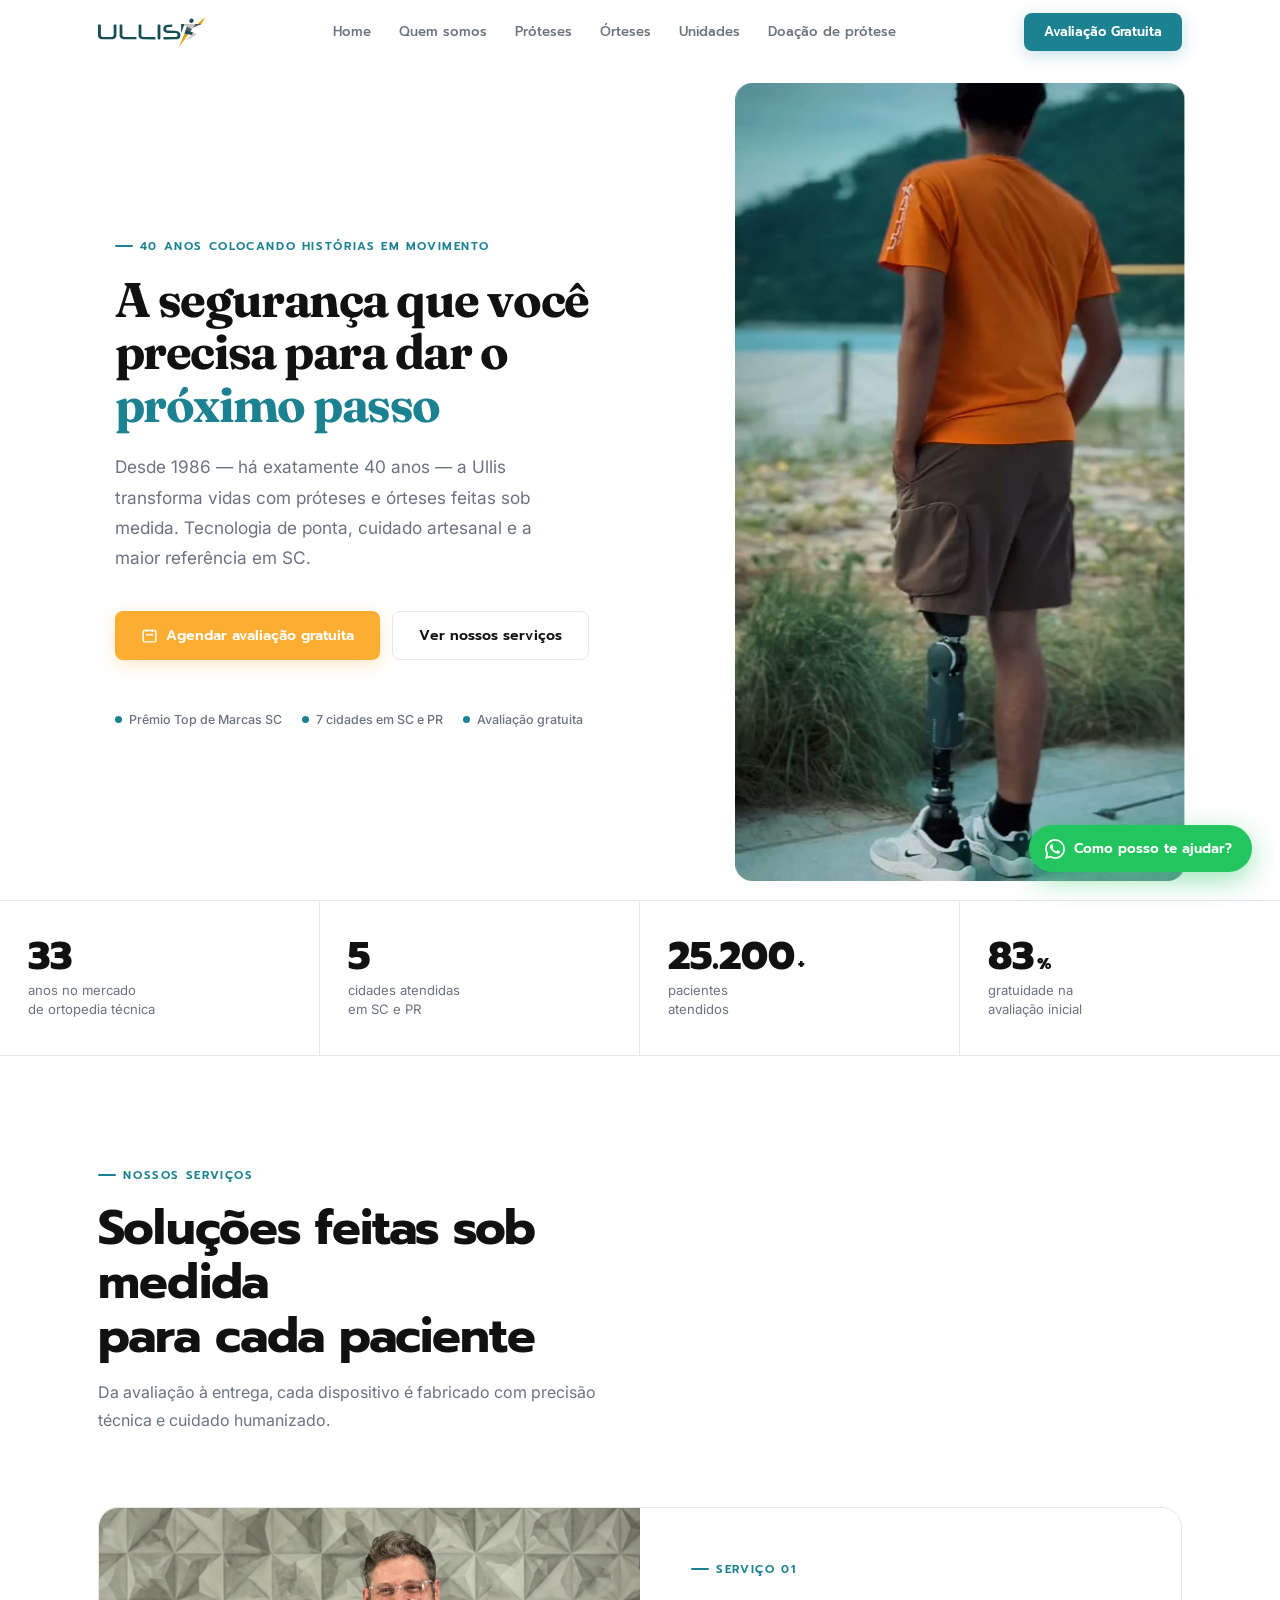
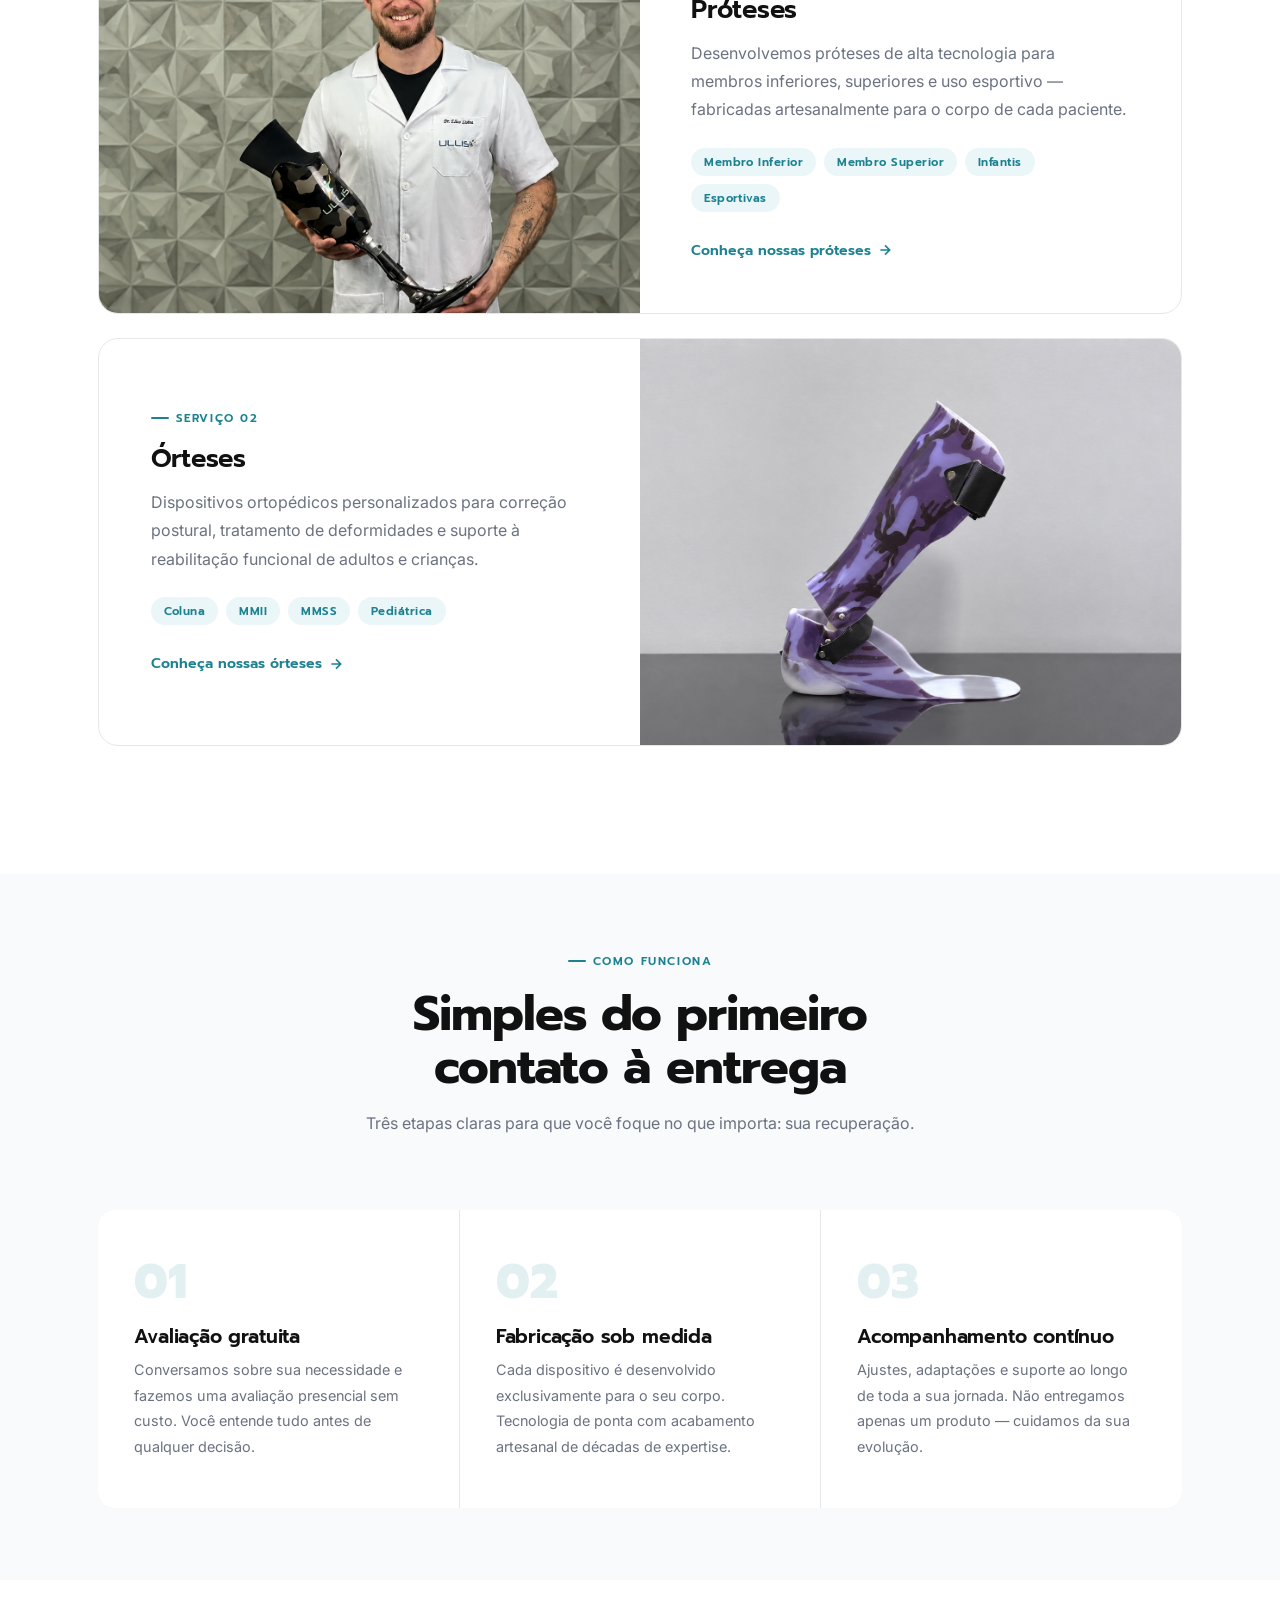
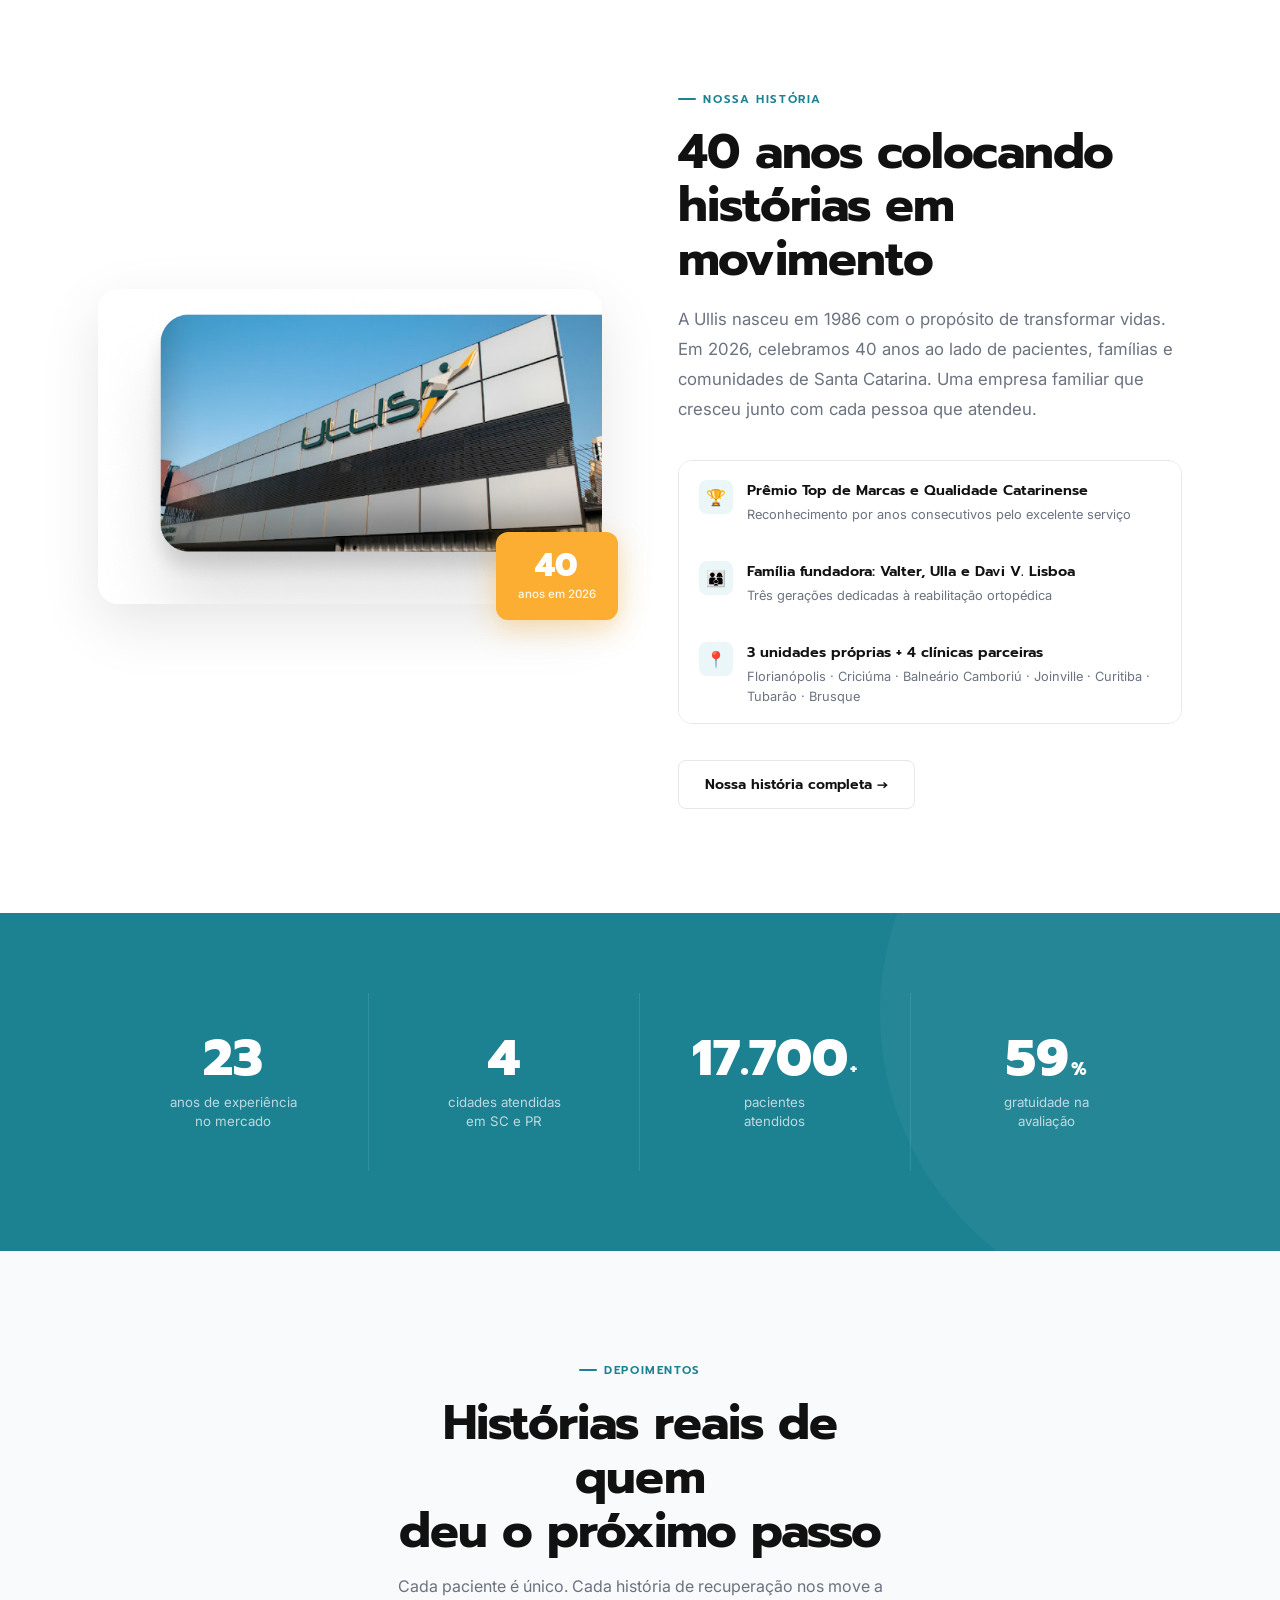
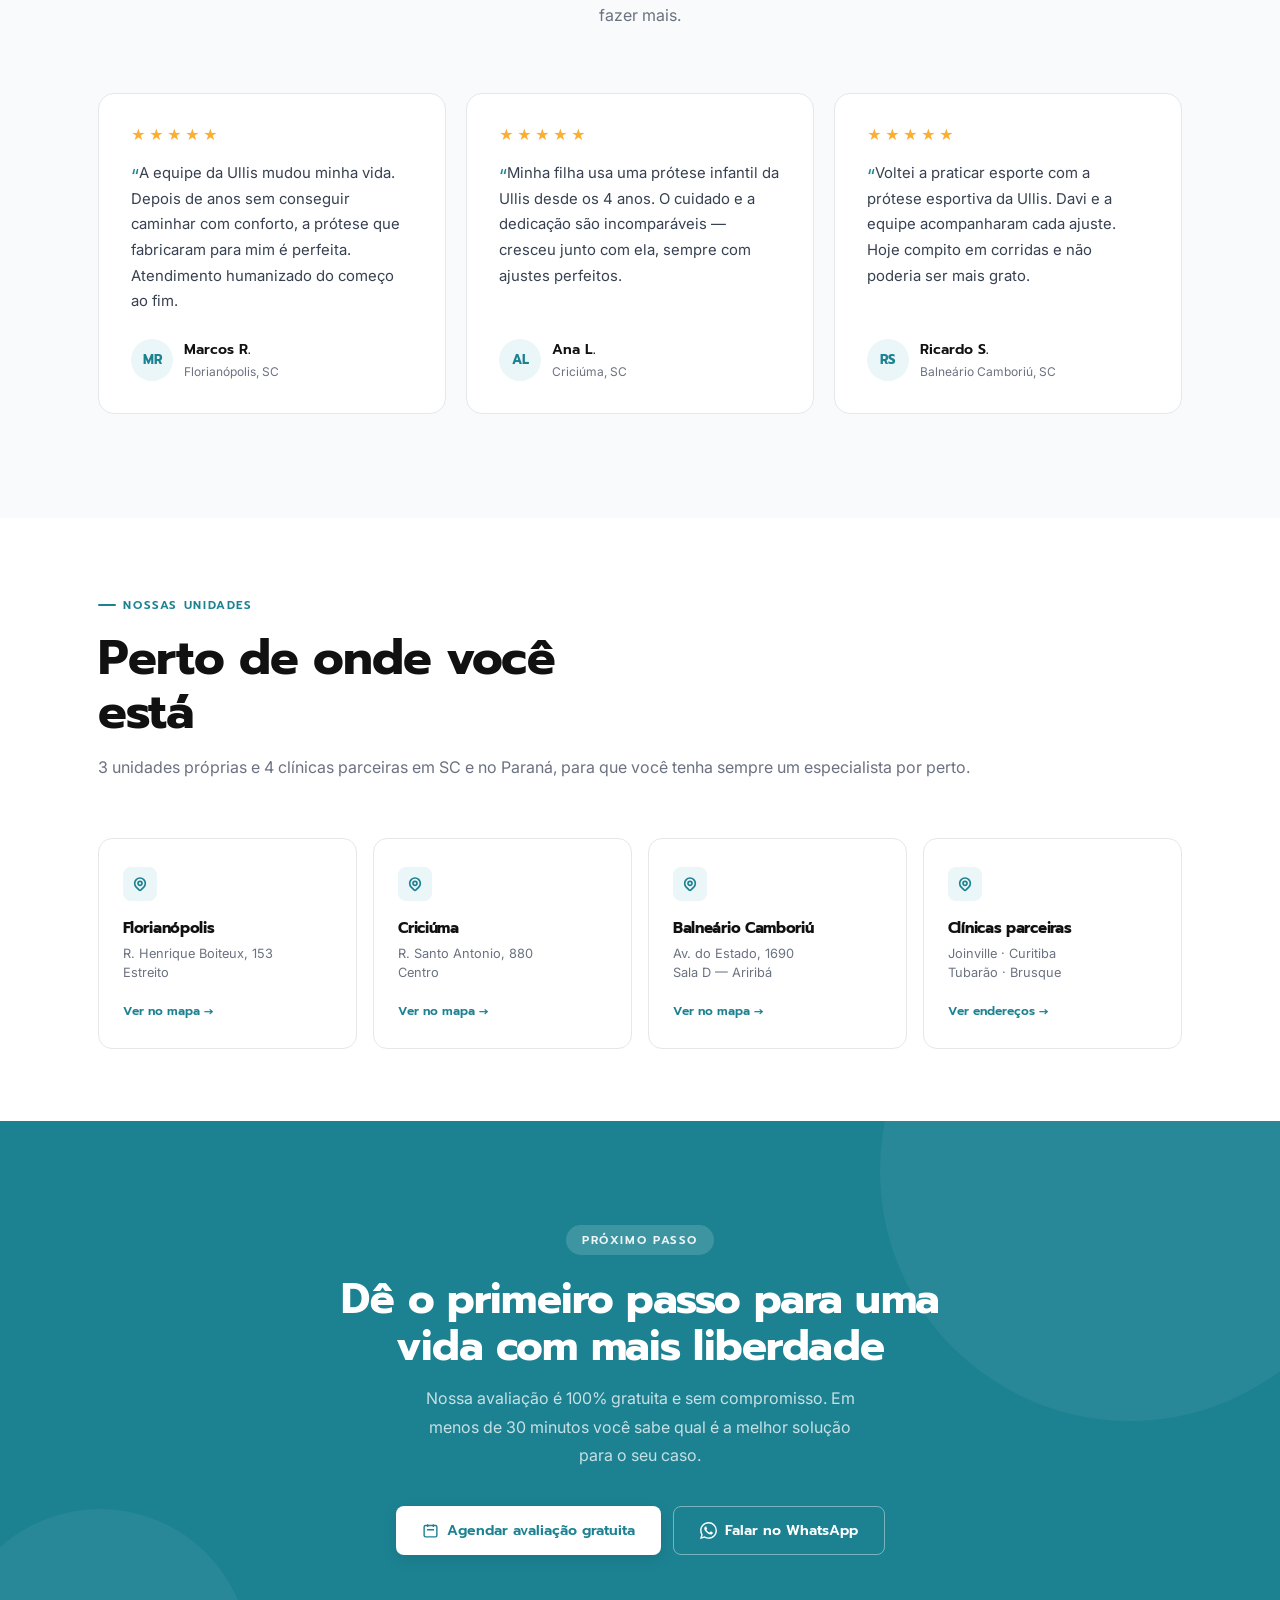
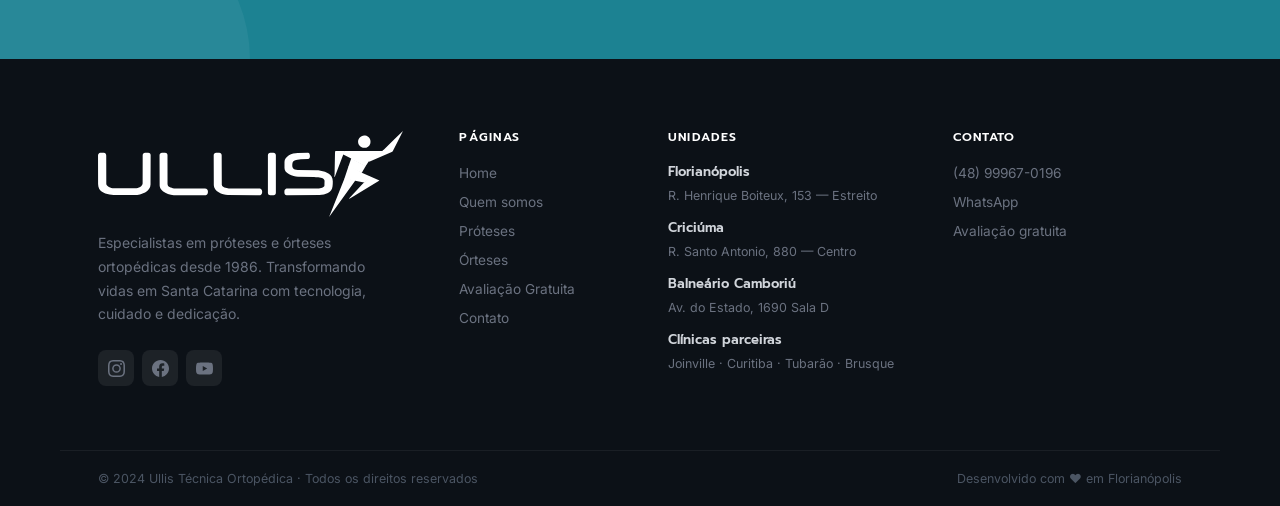
<file: Ullis/index.html>
<!DOCTYPE html>
<html lang="pt-BR">
<head>
  <!-- Google Tag Manager -->
  <script>(function(w,d,s,l,i){w[l]=w[l]||[];w[l].push({'gtm.start':
  new Date().getTime(),event:'gtm.js'});var f=d.getElementsByTagName(s)[0],
  j=d.createElement(s),dl=l!='dataLayer'?'&l='+l:'';j.async=true;j.src=
  'https://www.googletagmanager.com/gtm.js?id='+i+dl;f.parentNode.insertBefore(j,f);
  })(window,document,'script','dataLayer','GTM-PT29QJKT');</script>
  <!-- End Google Tag Manager -->
  <meta charset="UTF-8">
  <meta name="viewport" content="width=device-width, initial-scale=1.0">
  <title>Próteses e Órteses em Santa Catarina | Ullis Técnica Ortopédica</title>
  <meta name="description" content="Especialistas em próteses e órteses ortopédicas desde 1986. Unidades em Florianópolis, Criciúma e Balneário Camboriú, e clínicas parceiras em Joinville, Curitiba, Tubarão e Brusque. Avaliação 100% gratuita.">
  <link rel="canonical" href="https://ullis.com.br/">
  <meta property="og:title" content="Ullis Técnica Ortopédica — Próteses e Órteses desde 1986">
  <meta property="og:description" content="Especialistas em próteses e órteses em Santa Catarina. Avaliação gratuita. Atendimento em 7 cidades de SC e PR.">
  <meta property="og:type" content="website">
  <meta property="og:url" content="https://ullis.com.br/">
  <meta name="robots" content="index, follow">
  <link rel="preconnect" href="https://fonts.googleapis.com">
  <link rel="preconnect" href="https://fonts.gstatic.com" crossorigin>
  <!-- Prompt = UI, nav, body labels | Fraunces = hero headline display serif -->
  <link href="https://fonts.googleapis.com/css2?family=Prompt:ital,wght@0,300;0,400;0,600;0,700;0,800&family=Inter:wght@400;500&family=Fraunces:ital,opsz,wght@0,9..144,300;0,9..144,700;1,9..144,700&display=swap" rel="stylesheet">

  <script type="application/ld+json">
  {"@context":"https://schema.org","@type":"MedicalBusiness","name":"Ullis Técnica Ortopédica","description":"Especialistas em próteses e órteses ortopédicas desde 1986","url":"https://ullis.com.br","telephone":"(48) 99967-0196","foundingDate":"1986","address":[{"@type":"PostalAddress","streetAddress":"Rua Henrique Boiteux, 153","addressLocality":"Florianópolis","addressRegion":"SC","addressCountry":"BR"},{"@type":"PostalAddress","streetAddress":"Rua Santo Antonio, 880","addressLocality":"Criciúma","addressRegion":"SC","addressCountry":"BR"}],"sameAs":["https://www.instagram.com/ullistecnicaortopedica/"]}
  </script>

<style>
/* ─── Reset ───────────────────────────────── */
*,*::before,*::after{box-sizing:border-box;margin:0;padding:0}
html{scroll-behavior:smooth;font-size:16px;-webkit-text-size-adjust:100%}
body{font-family:'Inter',sans-serif;background:#fff;color:#111;-webkit-font-smoothing:antialiased;overflow-x:hidden}
img{max-width:100%;display:block;height:auto}
a{text-decoration:none;color:inherit}
button{font-family:inherit;cursor:pointer;border:none;background:none}

/* ─── Tokens ──────────────────────────────── */
:root{
  --c:  #1C8292;
  --cl: #ebf6f8;
  --cm: rgba(28,130,146,.12);
  --g:  #FBAE32;
  --gd: #e49c25;
  --t:  #111111;
  --tm: #6b7280;
  --ts: #9ca3af;
  --bd: #e5e7eb;
  --bg: #f9fafb;
  --max:1160px;
  --tr: .28s cubic-bezier(.4,0,.2,1);
}

/* ─── Typography ──────────────────────────── */
h1,h2,h3,h4,h5{font-family:'Prompt',sans-serif;line-height:1.12;letter-spacing:-.02em;color:var(--t)}
h1{font-size:clamp(2.8rem,5.5vw,4.4rem);font-weight:800}
/* Hero headline usa Fraunces (serif display) — mais editorial e premium */
.hero__left h1{font-family:'Fraunces',Georgia,serif;font-weight:700;letter-spacing:-.03em;line-height:1.08;font-size:clamp(2rem,3.8vw,3.2rem)}
.hero__left h1 em{font-style:italic;color:var(--c)}
h2{font-size:clamp(2rem,3.8vw,3rem);font-weight:700}
h3{font-size:1.2rem;font-weight:600;letter-spacing:-.01em}
p{font-size:1rem;line-height:1.78;color:var(--tm)}

/* ─── Utilities ───────────────────────────── */
.wrap{max-width:var(--max);margin:0 auto;padding:0 clamp(16px,3vw,40px)}
.s{padding:104px 0}
.s-sm{padding:72px 0}

.eyebrow{
  display:inline-flex;align-items:center;gap:7px;
  font-family:'Prompt',sans-serif;font-size:.72rem;font-weight:600;
  letter-spacing:.14em;text-transform:uppercase;color:var(--c);
  margin-bottom:18px;
}
.eyebrow::before{content:'';width:18px;height:2px;background:var(--c);border-radius:1px}

/* ─── Buttons ─────────────────────────────── */
.btn{
  display:inline-flex;align-items:center;gap:8px;
  font-family:'Prompt',sans-serif;font-size:.88rem;font-weight:600;
  padding:13px 26px;border-radius:8px;
  transition:transform var(--tr),box-shadow var(--tr),background var(--tr),border-color var(--tr);
  white-space:nowrap;
}
.btn:hover{transform:translateY(-1px)}
.btn:active{transform:translateY(0)}
.btn-gold{background:var(--g);color:#fff;box-shadow:0 4px 16px rgba(251,174,50,.3)}
.btn-gold:hover{background:var(--gd);box-shadow:0 8px 24px rgba(251,174,50,.4)}
.btn-teal{background:var(--c);color:#fff;box-shadow:0 4px 16px rgba(28,130,146,.25)}
.btn-teal:hover{background:#166f7d;box-shadow:0 8px 24px rgba(28,130,146,.35)}
.btn-ghost{background:transparent;color:var(--t);border:1.5px solid var(--bd)}
.btn-ghost:hover{border-color:var(--c);color:var(--c);background:var(--cl)}
.btn-wh{background:#fff;color:var(--c);box-shadow:0 4px 14px rgba(0,0,0,.1)}
.btn-wh:hover{background:#f0f9fb}
.btn-ghost-wh{background:transparent;color:#fff;border:1.5px solid rgba(255,255,255,.4)}
.btn-ghost-wh:hover{background:rgba(255,255,255,.08);border-color:#fff}

/* ─── NAV ─────────────────────────────────── */
.nav{
  position:fixed;inset:0 0 auto;z-index:100;
  height:64px;
  background:rgba(255,255,255,.9);
  backdrop-filter:blur(16px) saturate(180%);
  -webkit-backdrop-filter:blur(16px) saturate(180%);
  border-bottom:1px solid transparent;
  transition:border-color .3s,box-shadow .3s;
}
.nav.up{border-color:var(--bd);box-shadow:0 1px 0 var(--bd)}
.nav__i{
  max-width:var(--max);margin:0 auto;padding:0 clamp(16px,3vw,40px);
  height:100%;display:flex;align-items:center;justify-content:space-between;gap:32px;
}
.logo{display:flex;align-items:center;flex-shrink:0}
.logo img{height:30px;width:auto;display:block}
.nav__links{display:flex;align-items:center;gap:2px}
.nav__links a{
  font-family:'Prompt',sans-serif;font-size:.83rem;font-weight:500;
  color:var(--tm);padding:7px 13px;border-radius:6px;
  transition:color var(--tr),background var(--tr);
}
.nav__links a:hover{color:var(--t);background:var(--bg)}
.nav__end{display:flex;align-items:center;gap:10px}
.nav__cta-btn{padding:9px 20px;font-size:.82rem}
.burger{display:none;padding:6px;flex-direction:column;gap:5px}
.burger span{display:block;width:20px;height:1.5px;background:var(--t);border-radius:2px;transition:var(--tr)}

/* ─── HERO ────────────────────────────────── */
.hero{
  min-height:100svh;padding-top:64px;
  display:grid;grid-template-columns:1fr 1fr;
  position:relative;background:#fff;
}
.hero__left{
  display:flex;flex-direction:column;justify-content:center;
  padding:80px clamp(24px,4vw,60px) 80px 0;
  padding-left:clamp(16px,3vw,40px);
  max-width:calc(var(--max)/2 + clamp(16px,3vw,40px));
  margin-left:auto;
}
.hero__left h1{margin-bottom:22px}
.hero__left h1 em{font-style:normal;color:var(--c)}
.hero__lead{
  font-size:1.08rem;color:var(--tm);max-width:440px;
  margin-bottom:38px;line-height:1.75;
}
.hero__actions{display:flex;gap:12px;flex-wrap:wrap;margin-bottom:52px}
.hero__pills{display:flex;gap:20px;flex-wrap:wrap}
.pill{
  display:flex;align-items:center;gap:7px;
  font-size:.78rem;color:var(--tm);font-weight:500;
}
.pill-dot{width:7px;height:7px;background:var(--c);border-radius:50%;flex-shrink:0}

/* ─── HERO RIGHT ─── */
.hero__right{position:relative;overflow:hidden;display:flex;align-items:center;justify-content:center;padding:32px}
.hero__right img{width:90%;height:90%;object-fit:contain;object-position:center;display:block;will-change:transform;transition:transform .1s linear;border-radius:16px}
.hero__right video{height:min(calc(100svh - 128px),760px);width:auto;max-width:90%;aspect-ratio:9/16;object-fit:cover;display:block;will-change:transform;transition:transform .1s linear;border-radius:16px;background:#e9eef0}

/* ─── METRICS ─────────────────────────────── */
.metrics{border-top:1px solid var(--bd);border-bottom:1px solid var(--bd)}
.metrics__row{
  display:grid;grid-template-columns:repeat(4,1fr);
  divide-color:var(--bd);
}
.metric{
  padding:36px 28px;border-right:1px solid var(--bd);
  transition:background var(--tr);
}
.metric:last-child{border-right:none}
.metric:hover{background:var(--bg)}
.metric__num{
  font-family:'Prompt',sans-serif;font-size:2.4rem;font-weight:800;
  color:var(--t);line-height:1;margin-bottom:6px;display:flex;align-items:baseline;gap:2px;
}
.metric__num sup{font-size:1rem;margin-left:1px}
.metric__label{font-size:.82rem;color:var(--tm);line-height:1.45}

/* ─── SERVICES ────────────────────────────── */
.services{background:#fff}
.services__head{margin-bottom:72px}
.services__head h2{max-width:600px;margin-bottom:14px}
.services__head p{max-width:520px}
.service-row{
  display:grid;grid-template-columns:1fr 1fr;
  border:1px solid var(--bd);border-radius:20px;
  overflow:hidden;margin-bottom:24px;
  transition:border-color var(--tr),box-shadow var(--tr);
}
.service-row:hover{border-color:var(--c);box-shadow:0 8px 40px rgba(28,130,146,.08)}
.service-row--rev{direction:rtl}
.service-row--rev > *{direction:ltr}
.service-img{
  aspect-ratio:4/3;overflow:hidden;background:var(--cl);
}
.service-img img{width:100%;height:100%;object-fit:cover;transition:transform .6s ease}
.service-row:hover .service-img img{transform:scale(1.03)}
.service-body{
  padding:clamp(32px,4vw,52px);
  display:flex;flex-direction:column;justify-content:center;
}
.service-body h3{font-size:1.6rem;margin-bottom:14px}
.service-body p{margin-bottom:24px}
.tags{display:flex;gap:8px;flex-wrap:wrap;margin-bottom:28px}
.tag{
  font-size:.72rem;font-weight:600;font-family:'Prompt',sans-serif;
  letter-spacing:.04em;padding:5px 13px;border-radius:100px;
  background:var(--cl);color:var(--c);
}
.link-arrow{
  display:inline-flex;align-items:center;gap:6px;
  font-family:'Prompt',sans-serif;font-size:.88rem;font-weight:600;color:var(--c);
  transition:gap var(--tr);
}
.link-arrow:hover{gap:10px}
.link-arrow svg{transition:transform var(--tr)}
.link-arrow:hover svg{transform:translateX(3px)}

/* ─── PROCESS ─────────────────────────────── */
.process{background:var(--bg)}
.process__head{text-align:center;max-width:560px;margin:0 auto 72px}
.process__head h2{margin-bottom:14px}
.process__row{display:grid;grid-template-columns:repeat(3,1fr);gap:1px;background:var(--bd);border-radius:16px;overflow:hidden}
.step{
  background:#fff;padding:clamp(28px,4vw,48px) clamp(24px,3vw,36px);
  position:relative;transition:background var(--tr);
}
.step:hover{background:var(--bg)}
.step__n{
  font-family:'Prompt',sans-serif;font-size:3rem;font-weight:800;
  color:var(--cm);line-height:1;margin-bottom:20px;
  transition:color var(--tr);
}
.step:hover .step__n{color:rgba(28,130,146,.2)}
.step h3{margin-bottom:10px}
.step p{font-size:.9rem}
.step__bar{
  position:absolute;top:0;left:0;right:0;height:3px;
  background:var(--c);transform:scaleX(0);transform-origin:left;
  transition:transform .4s ease;
}
.step:hover .step__bar{transform:scaleX(1)}

/* ─── ABOUT ───────────────────────────────── */
.about{background:#fff;overflow:hidden}
.about__grid{
  display:grid;grid-template-columns:1fr 1fr;gap:clamp(48px,6vw,96px);align-items:center;
}
.about__media{position:relative}
.about__img{
  border-radius:20px;overflow:hidden;
  aspect-ratio:16/10;box-shadow:0 20px 60px rgba(0,0,0,.1);
}
.about__img img{width:100%;height:100%;object-fit:cover;object-position:center top}
.about__chip{
  position:absolute;bottom:-16px;right:-16px;
  background:var(--g);color:#fff;border-radius:12px;
  padding:18px 22px;box-shadow:0 8px 28px rgba(251,174,50,.4);
  text-align:center;min-width:120px;
}
.about__chip strong{display:block;font-family:'Prompt',sans-serif;font-size:2rem;font-weight:800;line-height:1}
.about__chip span{font-size:.72rem;opacity:.9;font-weight:500}
.about__body h2{margin-bottom:18px}
.about__body > p{margin-bottom:36px;font-size:1.05rem}
.about__list{display:flex;flex-direction:column;gap:1px;border:1px solid var(--bd);border-radius:14px;overflow:hidden;margin-bottom:36px}
.about__li{
  display:flex;align-items:flex-start;gap:14px;
  padding:18px 20px;background:#fff;transition:background var(--tr);
}
.about__li:hover{background:var(--bg)}
.about__li-ico{
  width:34px;height:34px;border-radius:8px;background:var(--cl);
  display:flex;align-items:center;justify-content:center;
  color:var(--c);font-size:16px;flex-shrink:0;margin-top:1px;
}
.about__li-txt strong{display:block;font-family:'Prompt',sans-serif;font-size:.9rem;font-weight:600;color:var(--t);margin-bottom:2px}
.about__li-txt span{font-size:.8rem;color:var(--tm)}

/* ─── STATS ───────────────────────────────── */
.stats{background:var(--c);padding:80px 0;overflow:hidden;position:relative}
.stats::before{
  content:'';position:absolute;right:-200px;top:-200px;
  width:600px;height:600px;border-radius:50%;
  background:rgba(255,255,255,.04);
}
.stats__grid{display:grid;grid-template-columns:repeat(4,1fr);gap:0;position:relative;z-index:1}
.stat-box{
  padding:40px 28px;border-right:1px solid rgba(255,255,255,.1);text-align:center;
}
.stat-box:last-child{border-right:none}
.stat-box__n{
  font-family:'Prompt',sans-serif;font-size:clamp(2.4rem,4vw,3.4rem);
  font-weight:800;color:#fff;line-height:1;margin-bottom:8px;
  display:flex;align-items:baseline;justify-content:center;gap:2px;
}
.stat-box__n sub,
.stat-box__n sup{font-size:1.1rem;font-weight:700}
.stat-box__l{font-size:.83rem;color:rgba(255,255,255,.7);line-height:1.45}

/* ─── TESTIMONIALS ────────────────────────── */
.testimonials{background:var(--bg)}
.test__head{text-align:center;max-width:520px;margin:0 auto 64px}
.test__head h2{margin-bottom:14px}
.test__grid{display:grid;grid-template-columns:repeat(3,1fr);gap:20px}
.test-card{
  background:#fff;border:1px solid var(--bd);border-radius:16px;
  padding:32px;display:flex;flex-direction:column;
  transition:border-color var(--tr),box-shadow var(--tr),transform var(--tr);
}
.test-card:hover{border-color:var(--c);box-shadow:0 8px 32px rgba(28,130,146,.1);transform:translateY(-3px)}
.test-card__stars{color:var(--g);font-size:.88rem;letter-spacing:3px;margin-bottom:18px}
.test-card__q{
  font-size:.93rem;line-height:1.72;color:#374151;
  flex:1;margin-bottom:24px;quotes:'\201C''\201D';
}
.test-card__q::before{content:open-quote;font-size:1.3em;color:var(--c);line-height:0;vertical-align:-.25em}
.test-card__who{display:flex;align-items:center;gap:11px}
.test-card__av{
  width:42px;height:42px;border-radius:50%;
  background:var(--cl);display:flex;align-items:center;justify-content:center;
  font-family:'Prompt',sans-serif;font-size:.82rem;font-weight:700;color:var(--c);flex-shrink:0;
}
.test-card__who strong{display:block;font-family:'Prompt',sans-serif;font-size:.88rem;font-weight:600;color:var(--t)}
.test-card__who span{font-size:.75rem;color:var(--tm)}

/* ─── LOCATIONS ───────────────────────────── */
.locations{background:#fff}
.loc__head{margin-bottom:56px}
.loc__head h2{margin-bottom:14px;max-width:480px}
.loc__grid{display:grid;grid-template-columns:repeat(4,1fr);gap:16px}
.loc-card{
  border:1px solid var(--bd);border-radius:14px;padding:28px 24px;
  display:flex;flex-direction:column;gap:4px;
  transition:border-color var(--tr),box-shadow var(--tr),transform var(--tr);
  cursor:pointer;
}
.loc-card:hover{border-color:var(--c);box-shadow:0 4px 20px rgba(28,130,146,.1);transform:translateY(-2px)}
.loc-card__pin{
  width:34px;height:34px;border-radius:8px;background:var(--cl);
  display:flex;align-items:center;justify-content:center;margin-bottom:14px;
  color:var(--c);
}
.loc-card h4{font-family:'Prompt',sans-serif;font-size:.95rem;font-weight:700;color:var(--t)}
.loc-card p{font-size:.8rem;color:var(--tm);line-height:1.5;margin-top:4px;margin-bottom:16px}
.loc-card__map{
  font-size:.76rem;font-family:'Prompt',sans-serif;font-weight:600;
  color:var(--c);display:inline-flex;align-items:center;gap:4px;margin-top:auto;
}

/* ─── CTA FINAL ───────────────────────────── */
.cta-final{
  background:var(--c);padding:104px clamp(16px,3vw,40px);
  text-align:center;position:relative;overflow:hidden;
}
.cta-final::before,.cta-final::after{
  content:'';position:absolute;border-radius:50%;
  background:rgba(255,255,255,.05);
}
.cta-final::before{width:500px;height:500px;top:-200px;right:-100px}
.cta-final::after{width:300px;height:300px;bottom:-150px;left:-50px}
.cta-final__in{max-width:600px;margin:0 auto;position:relative;z-index:1}
.cta-tag{
  display:inline-block;background:rgba(255,255,255,.15);
  color:rgba(255,255,255,.9);font-family:'Prompt',sans-serif;
  font-size:.72rem;font-weight:600;letter-spacing:.14em;text-transform:uppercase;
  padding:6px 16px;border-radius:100px;margin-bottom:22px;
}
.cta-final h2{color:#fff;margin-bottom:14px;font-size:clamp(1.8rem,3.5vw,2.6rem)}
.cta-final p{color:rgba(255,255,255,.75);max-width:440px;margin:0 auto 36px}
.cta-final__btns{display:flex;gap:12px;justify-content:center;flex-wrap:wrap}

/* ─── FOOTER ──────────────────────────────── */
.footer{background:#0c1117;color:#fff}
.footer__main{
  max-width:var(--max);margin:0 auto;
  padding:72px clamp(16px,3vw,40px) 64px;
  display:grid;grid-template-columns:2fr 1fr 1.5fr 1.5fr;gap:56px;
}
.footer__brand-name{
  font-family:'Prompt',sans-serif;font-size:1.3rem;font-weight:800;
  margin-bottom:14px;
}
.footer__brand-name span{color:var(--c)}
.footer p.brand-desc{font-size:.875rem;line-height:1.7;color:#6b7280;margin-bottom:24px}
.soc{display:flex;gap:8px}
.soc a{
  width:36px;height:36px;border-radius:8px;
  background:rgba(255,255,255,.07);display:flex;align-items:center;justify-content:center;
  color:#6b7280;font-size:16px;transition:background var(--tr),color var(--tr);
}
.soc a:hover{background:var(--c);color:#fff}
.footer__col h5{
  font-family:'Prompt',sans-serif;font-size:.76rem;font-weight:600;
  color:#fff;text-transform:uppercase;letter-spacing:.1em;margin-bottom:18px;
}
.footer__col ul{list-style:none;display:flex;flex-direction:column;gap:9px}
.footer__col ul a{font-size:.855rem;color:#6b7280;transition:color var(--tr)}
.footer__col ul a:hover{color:#fff}
.footer__addrs{display:flex;flex-direction:column;gap:14px}
.footer__addr strong{display:block;font-size:.82rem;color:#d1d5db;font-family:'Prompt',sans-serif;font-weight:600;margin-bottom:2px}
.footer__addr span{font-size:.78rem;color:#6b7280}
.footer__bar{
  border-top:1px solid rgba(255,255,255,.06);
  padding:20px clamp(16px,3vw,40px);
  max-width:var(--max);margin:0 auto;
  display:flex;align-items:center;justify-content:space-between;
  font-size:.78rem;color:#4b5563;
  flex-wrap:wrap;gap:8px;
}
.footer__bar a{color:var(--c)}

/* ─── WHATSAPP ────────────────────────────── */
.wa{
  position:fixed;bottom:28px;right:28px;z-index:200;
  display:flex;align-items:center;gap:9px;
  background:#22c55e;color:#fff;
  font-family:'Prompt',sans-serif;font-size:.85rem;font-weight:600;
  padding:13px 20px 13px 16px;border-radius:100px;
  box-shadow:0 8px 28px rgba(34,197,94,.45);
  transition:transform var(--tr),box-shadow var(--tr);
}
.wa:hover{transform:translateY(-2px);box-shadow:0 14px 36px rgba(34,197,94,.55)}
.wa svg{width:20px;height:20px;flex-shrink:0}

/* ─── REVEAL ANIMATION ────────────────────── */
[data-r]{opacity:0;transform:translateY(20px);transition:opacity .65s ease,transform .65s ease}
[data-r].on{opacity:1;transform:none}
[data-r][data-d="1"]{transition-delay:.1s}
[data-r][data-d="2"]{transition-delay:.2s}
[data-r][data-d="3"]{transition-delay:.3s}

/* ─── RESPONSIVE ──────────────────────────── */
@media(max-width:1024px){
  .hero{grid-template-columns:1fr;min-height:auto}
  .hero__right{order:-1;padding:20px clamp(16px,3vw,40px) 0}
  .hero__right video{width:100%;max-width:none;height:42svh;min-height:240px;aspect-ratio:auto;object-position:center 66%;transform:none!important}
  .hero__left{max-width:100%;padding:36px clamp(16px,3vw,40px) 64px}
  .hero__lead{max-width:100%}
  .service-row,.service-row--rev{grid-template-columns:1fr;direction:ltr}
  .service-img{aspect-ratio:16/7}
  .about__grid{grid-template-columns:1fr;gap:48px}
  .about__media{max-width:440px;margin:0 auto}
  .metrics__row,.stats__grid{grid-template-columns:repeat(2,1fr)}
  .metric{border-bottom:1px solid var(--bd)}
  .stat-box{border-bottom:1px solid rgba(255,255,255,.1)}
  .test__grid{grid-template-columns:1fr;max-width:480px;margin:0 auto}
  .loc__grid{grid-template-columns:1fr 1fr}
  .footer__main{grid-template-columns:1fr 1fr;gap:36px}
}
@media(max-width:640px){
  .s,.s-sm{padding:64px 0}
  .nav__links{display:none}
  .burger{display:flex}
  .metrics__row,.stats__grid{grid-template-columns:1fr 1fr}
  .loc__grid{grid-template-columns:1fr 1fr}
  .footer__main{grid-template-columns:1fr;gap:28px}
  .hero__actions{flex-direction:column;align-items:flex-start}
  .wa span{display:none}
  .wa{padding:13px;border-radius:50%}
  .process__row{grid-template-columns:1fr}
  .cta-final__btns{flex-direction:column;align-items:center}
}
</style>
</head>
<body>
<!-- Google Tag Manager (noscript) -->
<noscript><iframe src="https://www.googletagmanager.com/ns.html?id=GTM-PT29QJKT" height="0" width="0" style="display:none;visibility:hidden"></iframe></noscript>
<!-- End Google Tag Manager (noscript) -->

<!-- NAV ──────────────────────────────────── -->
<nav class="nav" id="nav" aria-label="Navegação principal">
  <div class="nav__i">
    <a href="/" class="logo" aria-label="Ullis Técnica Ortopédica"><img src="img/logo.svg" alt="Ullis Técnica Ortopédica" height="30"></a>
    <div class="nav__links">
      <a href="/">Home</a>
      <a href="/quem-somos">Quem somos</a>
      <a href="/proteses">Próteses</a>
      <a href="/orteses">Órteses</a>
      <a href="/unidades">Unidades</a>
      <a href="/doacao-protese">Doação de prótese</a>
    </div>
    <div class="nav__end">
      <a href="/avaliacao-gratuita" class="btn btn-teal nav__cta-btn">Avaliação Gratuita</a>
    </div>
    <button class="burger" aria-label="Menu" id="burger">
      <span></span><span></span><span></span>
    </button>
  </div>
</nav>

<!-- HERO ──────────────────────────────────── -->
<section class="hero" aria-label="Apresentação">
  <div class="hero__left">
    <div class="eyebrow" data-r>40 anos colocando histórias em movimento</div>
    <h1 data-r data-d="1">
      A segurança que você<br>precisa para dar o<br>
      <em>próximo passo</em>
    </h1>
    <p class="hero__lead" data-r data-d="2">
      Desde 1986 — há exatamente 40 anos — a Ullis transforma vidas com próteses e órteses feitas sob medida. Tecnologia de ponta, cuidado artesanal e a maior referência em SC.
    </p>
    <div class="hero__actions" data-r data-d="2">
      <a href="/avaliacao-gratuita" class="btn btn-gold">
        <svg width="17" height="17" fill="none" stroke="currentColor" stroke-width="2" viewBox="0 0 24 24" aria-hidden="true"><path d="M8 7V3m8 4V3m-9 8h10M5 21h14a2 2 0 002-2V7a2 2 0 00-2-2H5a2 2 0 00-2 2v12a2 2 0 002 2z"/></svg>
        Agendar avaliação gratuita
      </a>
      <a href="/proteses" class="btn btn-ghost">Ver nossos serviços</a>
    </div>
    <div class="hero__pills" data-r data-d="3">
      <div class="pill"><span class="pill-dot"></span>Prêmio Top de Marcas SC</div>
      <div class="pill"><span class="pill-dot"></span>7 cidades em SC e PR</div>
      <div class="pill"><span class="pill-dot"></span>Avaliação gratuita</div>
    </div>
  </div>
  <!-- HERO IMAGE -->
  <div class="hero__right" aria-hidden="true">
    <video id="heroImg" data-src="img/ullis-hero-protese.mp4" data-src-mobile="img/ullis-hero-protese-mobile.mp4" poster="img/ullis-hero-protese-poster.jpg" autoplay muted loop playsinline preload="none" width="720" height="1280"></video>
  </div>
</section>

<!-- METRICS ───────────────────────────────── -->
<div class="metrics" role="region" aria-label="Números">
  <div class="metrics__row">
    <div class="metric" data-r>
      <div class="metric__num"><span class="count" data-t="40">0</span></div>
      <div class="metric__label">anos no mercado<br>de ortopedia técnica</div>
    </div>
    <div class="metric" data-r data-d="1">
      <div class="metric__num"><span class="count" data-t="7">0</span></div>
      <div class="metric__label">cidades atendidas<br>em SC e PR</div>
    </div>
    <div class="metric" data-r data-d="2">
      <div class="metric__num"><span class="count" data-t="30000">0</span><sup>+</sup></div>
      <div class="metric__label">pacientes<br>atendidos</div>
    </div>
    <div class="metric" data-r data-d="3">
      <div class="metric__num"><span class="count" data-t="100">0</span><sup>%</sup></div>
      <div class="metric__label">gratuidade na<br>avaliação inicial</div>
    </div>
  </div>
</div>

<!-- SERVIÇOS ───────────────────────────────── -->
<section class="s services" id="servicos">
  <div class="wrap">
    <div class="services__head" data-r>
      <div class="eyebrow">Nossos serviços</div>
      <h2>Soluções feitas sob medida<br>para cada paciente</h2>
      <p>Da avaliação à entrega, cada dispositivo é fabricado com precisão técnica e cuidado humanizado.</p>
    </div>

    <a href="/proteses" class="service-row" data-r>
      <div class="service-img">
        <img
          src="img/Ullis-Elias-Protese.png"
          alt="Dr. Elias Lisboa, especialista da Ullis Técnica Ortopédica, com prótese de membro inferior"
          loading="lazy"
        >
      </div>
      <div class="service-body">
        <div class="eyebrow">Serviço 01</div>
        <h3>Próteses</h3>
        <p>Desenvolvemos próteses de alta tecnologia para membros inferiores, superiores e uso esportivo — fabricadas artesanalmente para o corpo de cada paciente.</p>
        <div class="tags">
          <span class="tag">Membro Inferior</span>
          <span class="tag">Membro Superior</span>
          <span class="tag">Infantis</span>
          <span class="tag">Esportivas</span>
        </div>
        <span class="link-arrow">
          Conheça nossas próteses
          <svg width="16" height="16" fill="none" stroke="currentColor" stroke-width="2.5" viewBox="0 0 24 24" aria-hidden="true"><path d="M5 12h14M12 5l7 7-7 7"/></svg>
        </span>
      </div>
    </a>

    <a href="/orteses" class="service-row service-row--rev" data-r>
      <div class="service-img">
        <img
          src="img/ullis-capa-orteses-home.png"
          alt="Órtese personalizada fabricada pela Ullis Técnica Ortopédica"
          loading="lazy"
        >
      </div>
      <div class="service-body">
        <div class="eyebrow">Serviço 02</div>
        <h3>Órteses</h3>
        <p>Dispositivos ortopédicos personalizados para correção postural, tratamento de deformidades e suporte à reabilitação funcional de adultos e crianças.</p>
        <div class="tags">
          <span class="tag">Coluna</span>
          <span class="tag">MMII</span>
          <span class="tag">MMSS</span>
          <span class="tag">Pediátrica</span>
        </div>
        <span class="link-arrow">
          Conheça nossas órteses
          <svg width="16" height="16" fill="none" stroke="currentColor" stroke-width="2.5" viewBox="0 0 24 24" aria-hidden="true"><path d="M5 12h14M12 5l7 7-7 7"/></svg>
        </span>
      </div>
    </a>
  </div>
</section>

<!-- PROCESSO ───────────────────────────────── -->
<section class="s-sm process" id="como-funciona">
  <div class="wrap">
    <div class="process__head" data-r>
      <div class="eyebrow">Como funciona</div>
      <h2>Simples do primeiro<br>contato à entrega</h2>
      <p>Três etapas claras para que você foque no que importa: sua recuperação.</p>
    </div>
    <div class="process__row">
      <div class="step" data-r>
        <div class="step__bar"></div>
        <div class="step__n">01</div>
        <h3>Avaliação gratuita</h3>
        <p>Conversamos sobre sua necessidade e fazemos uma avaliação presencial sem custo. Você entende tudo antes de qualquer decisão.</p>
      </div>
      <div class="step" data-r data-d="1">
        <div class="step__bar"></div>
        <div class="step__n">02</div>
        <h3>Fabricação sob medida</h3>
        <p>Cada dispositivo é desenvolvido exclusivamente para o seu corpo. Tecnologia de ponta com acabamento artesanal de décadas de expertise.</p>
      </div>
      <div class="step" data-r data-d="2">
        <div class="step__bar"></div>
        <div class="step__n">03</div>
        <h3>Acompanhamento contínuo</h3>
        <p>Ajustes, adaptações e suporte ao longo de toda a sua jornada. Não entregamos apenas um produto — cuidamos da sua evolução.</p>
      </div>
    </div>
  </div>
</section>

<!-- SOBRE ──────────────────────────────────── -->
<section class="s about" id="quem-somos">
  <div class="wrap">
    <div class="about__grid">
      <div class="about__media" data-r>
        <div class="about__img">
          <img
            src="img/Ullis-frente.png"
            alt="Fachada da Ullis Técnica Ortopédica"
            loading="lazy"
          >
        </div>
        <div class="about__chip">
          <strong>40</strong>
          <span>anos em 2026</span>
        </div>
      </div>
      <div class="about__body" data-r data-d="1">
        <div class="eyebrow">Nossa história</div>
        <h2>40 anos colocando histórias em movimento</h2>
        <p>A Ullis nasceu em 1986 com o propósito de transformar vidas. Em 2026, celebramos 40 anos ao lado de pacientes, famílias e comunidades de Santa Catarina. Uma empresa familiar que cresceu junto com cada pessoa que atendeu.</p>
        <div class="about__list">
          <div class="about__li">
            <div class="about__li-ico">🏆</div>
            <div class="about__li-txt">
              <strong>Prêmio Top de Marcas e Qualidade Catarinense</strong>
              <span>Reconhecimento por anos consecutivos pelo excelente serviço</span>
            </div>
          </div>
          <div class="about__li">
            <div class="about__li-ico">👨‍👩‍👦</div>
            <div class="about__li-txt">
              <strong>Família fundadora: Valter, Ulla e Davi V. Lisboa</strong>
              <span>Três gerações dedicadas à reabilitação ortopédica</span>
            </div>
          </div>
          <div class="about__li">
            <div class="about__li-ico">📍</div>
            <div class="about__li-txt">
              <strong>3 unidades próprias + 4 clínicas parceiras</strong>
              <span>Florianópolis · Criciúma · Balneário Camboriú · Joinville · Curitiba · Tubarão · Brusque</span>
            </div>
          </div>
        </div>
        <a href="/quem-somos" class="btn btn-ghost">Nossa história completa →</a>
      </div>
    </div>
  </div>
</section>

<!-- STATS ──────────────────────────────────── -->
<section class="stats" aria-label="Estatísticas da Ullis">
  <div class="wrap">
    <div class="stats__grid">
      <div class="stat-box" data-r>
        <div class="stat-box__n"><span class="cnt" data-t="40">0</span></div>
        <div class="stat-box__l">anos de experiência<br>no mercado</div>
      </div>
      <div class="stat-box" data-r data-d="1">
        <div class="stat-box__n"><span class="cnt" data-t="7">0</span></div>
        <div class="stat-box__l">cidades atendidas<br>em SC e PR</div>
      </div>
      <div class="stat-box" data-r data-d="2">
        <div class="stat-box__n"><span class="cnt" data-t="30000">0</span><sup>+</sup></div>
        <div class="stat-box__l">pacientes<br>atendidos</div>
      </div>
      <div class="stat-box" data-r data-d="3">
        <div class="stat-box__n"><span class="cnt" data-t="100">0</span><sup>%</sup></div>
        <div class="stat-box__l">gratuidade na<br>avaliação</div>
      </div>
    </div>
  </div>
</section>

<!-- DEPOIMENTOS ────────────────────────────── -->
<section class="s testimonials" id="depoimentos">
  <div class="wrap">
    <div class="test__head" data-r>
      <div class="eyebrow">Depoimentos</div>
      <h2>Histórias reais de quem<br>deu o próximo passo</h2>
      <p>Cada paciente é único. Cada história de recuperação nos move a fazer mais.</p>
    </div>
    <div class="test__grid">
      <div class="test-card" data-r>
        <div class="test-card__stars">★★★★★</div>
        <p class="test-card__q">A equipe da Ullis mudou minha vida. Depois de anos sem conseguir caminhar com conforto, a prótese que fabricaram para mim é perfeita. Atendimento humanizado do começo ao fim.</p>
        <div class="test-card__who">
          <div class="test-card__av">MR</div>
          <div>
            <strong>Marcos R.</strong>
            <span>Florianópolis, SC</span>
          </div>
        </div>
      </div>
      <div class="test-card" data-r data-d="1">
        <div class="test-card__stars">★★★★★</div>
        <p class="test-card__q">Minha filha usa uma prótese infantil da Ullis desde os 4 anos. O cuidado e a dedicação são incomparáveis — cresceu junto com ela, sempre com ajustes perfeitos.</p>
        <div class="test-card__who">
          <div class="test-card__av">AL</div>
          <div>
            <strong>Ana L.</strong>
            <span>Criciúma, SC</span>
          </div>
        </div>
      </div>
      <div class="test-card" data-r data-d="2">
        <div class="test-card__stars">★★★★★</div>
        <p class="test-card__q">Voltei a praticar esporte com a prótese esportiva da Ullis. Davi e a equipe acompanharam cada ajuste. Hoje compito em corridas e não poderia ser mais grato.</p>
        <div class="test-card__who">
          <div class="test-card__av">RS</div>
          <div>
            <strong>Ricardo S.</strong>
            <span>Balneário Camboriú, SC</span>
          </div>
        </div>
      </div>
    </div>
  </div>
</section>

<!-- UNIDADES ───────────────────────────────── -->
<section class="s-sm locations" id="unidades">
  <div class="wrap">
    <div class="loc__head" data-r>
      <div class="eyebrow">Nossas unidades</div>
      <h2>Perto de onde você está</h2>
      <p>3 unidades próprias e 4 clínicas parceiras em SC e no Paraná, para que você tenha sempre um especialista por perto.</p>
    </div>
    <div class="loc__grid">
      <a href="https://maps.google.com/?q=Rua+Henrique+Boiteux+153+Florianopolis" target="_blank" rel="noopener" class="loc-card" data-r>
        <div class="loc-card__pin">
          <svg width="16" height="16" fill="none" stroke="currentColor" stroke-width="2.5" viewBox="0 0 24 24"><path d="M17.657 16.657L13.414 20.9a2 2 0 01-2.827 0l-4.244-4.243a8 8 0 1111.314 0z"/><circle cx="12" cy="11" r="3"/></svg>
        </div>
        <h4>Florianópolis</h4>
        <p>R. Henrique Boiteux, 153<br>Estreito</p>
        <span class="loc-card__map">Ver no mapa →</span>
      </a>
      <a href="https://maps.google.com/?q=Rua+Santo+Antonio+880+Criciuma" target="_blank" rel="noopener" class="loc-card" data-r data-d="1">
        <div class="loc-card__pin">
          <svg width="16" height="16" fill="none" stroke="currentColor" stroke-width="2.5" viewBox="0 0 24 24"><path d="M17.657 16.657L13.414 20.9a2 2 0 01-2.827 0l-4.244-4.243a8 8 0 1111.314 0z"/><circle cx="12" cy="11" r="3"/></svg>
        </div>
        <h4>Criciúma</h4>
        <p>R. Santo Antonio, 880<br>Centro</p>
        <span class="loc-card__map">Ver no mapa →</span>
      </a>
      <a href="https://maps.google.com/?q=Avenida+do+Estado+1690+Balneario+Camboriu" target="_blank" rel="noopener" class="loc-card" data-r data-d="2">
        <div class="loc-card__pin">
          <svg width="16" height="16" fill="none" stroke="currentColor" stroke-width="2.5" viewBox="0 0 24 24"><path d="M17.657 16.657L13.414 20.9a2 2 0 01-2.827 0l-4.244-4.243a8 8 0 1111.314 0z"/><circle cx="12" cy="11" r="3"/></svg>
        </div>
        <h4>Balneário Camboriú</h4>
        <p>Av. do Estado, 1690<br>Sala D — Ariribá</p>
        <span class="loc-card__map">Ver no mapa →</span>
      </a>
      <a href="/unidades#parceiras" class="loc-card" data-r data-d="3">
        <div class="loc-card__pin">
          <svg width="16" height="16" fill="none" stroke="currentColor" stroke-width="2.5" viewBox="0 0 24 24"><path d="M17.657 16.657L13.414 20.9a2 2 0 01-2.827 0l-4.244-4.243a8 8 0 1111.314 0z"/><circle cx="12" cy="11" r="3"/></svg>
        </div>
        <h4>Clínicas parceiras</h4>
        <p>Joinville · Curitiba<br>Tubarão · Brusque</p>
        <span class="loc-card__map">Ver endereços →</span>
      </a>
    </div>
  </div>
</section>

<!-- CTA FINAL ──────────────────────────────── -->
<section class="cta-final" aria-label="Chamada para avaliação">
  <div class="cta-final__in" data-r>
    <span class="cta-tag">Próximo passo</span>
    <h2>Dê o primeiro passo para uma vida com mais liberdade</h2>
    <p>Nossa avaliação é 100% gratuita e sem compromisso. Em menos de 30 minutos você sabe qual é a melhor solução para o seu caso.</p>
    <div class="cta-final__btns">
      <a href="/avaliacao-gratuita" class="btn btn-wh">
        <svg width="17" height="17" fill="none" stroke="currentColor" stroke-width="2" viewBox="0 0 24 24" aria-hidden="true"><path d="M8 7V3m8 4V3m-9 8h10M5 21h14a2 2 0 002-2V7a2 2 0 00-2-2H5a2 2 0 00-2 2v12a2 2 0 002 2z"/></svg>
        Agendar avaliação gratuita
      </a>
      <a href="https://wa.me/5548999670196" class="btn btn-ghost-wh" target="_blank" rel="noopener">
        <svg width="17" height="17" viewBox="0 0 24 24" fill="currentColor" aria-hidden="true"><path d="M17.472 14.382c-.297-.149-1.758-.867-2.03-.967-.273-.099-.471-.148-.67.15-.197.297-.767.966-.94 1.164-.173.199-.347.223-.644.075-.297-.15-1.255-.463-2.39-1.475-.883-.788-1.48-1.761-1.653-2.059-.173-.297-.018-.458.13-.606.134-.133.298-.347.446-.52.149-.174.198-.298.298-.497.099-.198.05-.371-.025-.52-.075-.149-.669-1.612-.916-2.207-.242-.579-.487-.5-.669-.51-.173-.008-.371-.01-.57-.01-.198 0-.52.074-.792.372-.272.297-1.04 1.016-1.04 2.479 0 1.462 1.065 2.875 1.213 3.074.149.198 2.096 3.2 5.077 4.487.709.306 1.262.489 1.694.625.712.227 1.36.195 1.871.118.571-.085 1.758-.719 2.006-1.413.248-.694.248-1.289.173-1.413-.074-.124-.272-.198-.57-.347m-5.421 7.403h-.004a9.87 9.87 0 01-5.031-1.378l-.361-.214-3.741.982.998-3.648-.235-.374a9.86 9.86 0 01-1.51-5.26c.001-5.45 4.436-9.884 9.888-9.884 2.64 0 5.122 1.03 6.988 2.898a9.825 9.825 0 012.893 6.994c-.003 5.45-4.437 9.884-9.885 9.884m8.413-18.297A11.815 11.815 0 0012.05 0C5.495 0 .16 5.335.157 11.892c0 2.096.547 4.142 1.588 5.945L.057 24l6.305-1.654a11.882 11.882 0 005.683 1.448h.005c6.554 0 11.89-5.335 11.893-11.893a11.821 11.821 0 00-3.48-8.413z"/></svg>
        Falar no WhatsApp
      </a>
    </div>
  </div>
</section>

<!-- FOOTER ─────────────────────────────────── -->
<footer class="footer" role="contentinfo">
  <div class="footer__main">
    <div>
      <div class="footer__brand-name"><img src="img/logo.svg" alt="Ullis Técnica Ortopédica" height="36" style="filter:brightness(0) invert(1)"></div>
      <p class="brand-desc">Especialistas em próteses e órteses ortopédicas desde 1986. Transformando vidas em Santa Catarina com tecnologia, cuidado e dedicação.</p>
      <div class="soc">
        <a href="https://www.instagram.com/ullistecnicaortopedica/" target="_blank" rel="noopener" aria-label="Instagram">
          <svg width="17" height="17" viewBox="0 0 24 24" fill="currentColor"><path d="M12 2.163c3.204 0 3.584.012 4.85.07 3.252.148 4.771 1.691 4.919 4.919.058 1.265.069 1.645.069 4.849 0 3.205-.012 3.584-.069 4.849-.149 3.225-1.664 4.771-4.919 4.919-1.266.058-1.644.07-4.85.07-3.204 0-3.584-.012-4.849-.07-3.26-.149-4.771-1.699-4.919-4.92-.058-1.265-.07-1.644-.07-4.849 0-3.204.013-3.583.07-4.849.149-3.227 1.664-4.771 4.919-4.919 1.266-.057 1.645-.069 4.849-.069zM12 0C8.741 0 8.333.014 7.053.072 2.695.272.273 2.69.073 7.052.014 8.333 0 8.741 0 12c0 3.259.014 3.668.072 4.948.2 4.358 2.618 6.78 6.98 6.98C8.333 23.986 8.741 24 12 24c3.259 0 3.668-.014 4.948-.072 4.354-.2 6.782-2.618 6.979-6.98.059-1.28.073-1.689.073-4.948 0-3.259-.014-3.667-.072-4.947-.196-4.354-2.617-6.78-6.979-6.98C15.668.014 15.259 0 12 0zm0 5.838a6.162 6.162 0 100 12.324 6.162 6.162 0 000-12.324zM12 16a4 4 0 110-8 4 4 0 010 8zm6.406-11.845a1.44 1.44 0 100 2.881 1.44 1.44 0 000-2.881z"/></svg>
        </a>
        <a href="https://www.facebook.com" target="_blank" rel="noopener" aria-label="Facebook">
          <svg width="17" height="17" viewBox="0 0 24 24" fill="currentColor"><path d="M24 12.073c0-6.627-5.373-12-12-12s-12 5.373-12 12c0 5.99 4.388 10.954 10.125 11.854v-8.385H7.078v-3.47h3.047V9.43c0-3.007 1.792-4.669 4.533-4.669 1.312 0 2.686.235 2.686.235v2.953H15.83c-1.491 0-1.956.925-1.956 1.874v2.25h3.328l-.532 3.47h-2.796v8.385C19.612 23.027 24 18.062 24 12.073z"/></svg>
        </a>
        <a href="https://www.youtube.com" target="_blank" rel="noopener" aria-label="YouTube">
          <svg width="17" height="17" viewBox="0 0 24 24" fill="currentColor"><path d="M23.498 6.186a3.016 3.016 0 00-2.122-2.136C19.505 3.545 12 3.545 12 3.545s-7.505 0-9.377.505A3.017 3.017 0 00.502 6.186C0 8.07 0 12 0 12s0 3.93.502 5.814a3.016 3.016 0 002.122 2.136c1.871.505 9.376.505 9.376.505s7.505 0 9.377-.505a3.015 3.015 0 002.122-2.136C24 15.93 24 12 24 12s0-3.93-.502-5.814zM9.545 15.568V8.432L15.818 12l-6.273 3.568z"/></svg>
        </a>
      </div>
    </div>
    <div class="footer__col">
      <h5>Páginas</h5>
      <ul>
        <li><a href="/">Home</a></li>
        <li><a href="/quem-somos">Quem somos</a></li>
        <li><a href="/proteses">Próteses</a></li>
        <li><a href="/orteses">Órteses</a></li>
        <li><a href="/avaliacao-gratuita">Avaliação Gratuita</a></li>
        <li><a href="/contato">Contato</a></li>
      </ul>
    </div>
    <div class="footer__col">
      <h5>Unidades</h5>
      <div class="footer__addrs">
        <div class="footer__addr"><strong>Florianópolis</strong><span>R. Henrique Boiteux, 153 — Estreito</span></div>
        <div class="footer__addr"><strong>Criciúma</strong><span>R. Santo Antonio, 880 — Centro</span></div>
        <div class="footer__addr"><strong>Balneário Camboriú</strong><span>Av. do Estado, 1690 Sala D</span></div>
        <div class="footer__addr"><strong>Clínicas parceiras</strong><span>Joinville · Curitiba · Tubarão · Brusque</span></div>
      </div>
    </div>
    <div class="footer__col">
      <h5>Contato</h5>
      <ul>
        <li><a href="tel:+5548999670196">(48) 99967-0196</a></li>
        <li><a href="https://wa.me/5548999670196" target="_blank" rel="noopener">WhatsApp</a></li>
        <li><a href="/avaliacao-gratuita">Avaliação gratuita</a></li>
      </ul>
    </div>
  </div>
  <div style="max-width:var(--max);margin:0 auto">
    <div class="footer__bar">
      <span>© 2024 Ullis Técnica Ortopédica · Todos os direitos reservados</span>
      <span>Desenvolvido com ♥ em Florianópolis</span>
    </div>
  </div>
</footer>

<!-- WHATSAPP ────────────────────────────────── -->
<a href="https://wa.me/5548999670196?text=Olá!%20Gostaria%20de%20agendar%20uma%20avaliação%20gratuita." target="_blank" rel="noopener" class="wa" aria-label="Falar no WhatsApp">
  <svg viewBox="0 0 24 24" fill="currentColor" aria-hidden="true"><path d="M17.472 14.382c-.297-.149-1.758-.867-2.03-.967-.273-.099-.471-.148-.67.15-.197.297-.767.966-.94 1.164-.173.199-.347.223-.644.075-.297-.15-1.255-.463-2.39-1.475-.883-.788-1.48-1.761-1.653-2.059-.173-.297-.018-.458.13-.606.134-.133.298-.347.446-.52.149-.174.198-.298.298-.497.099-.198.05-.371-.025-.52-.075-.149-.669-1.612-.916-2.207-.242-.579-.487-.5-.669-.51-.173-.008-.371-.01-.57-.01-.198 0-.52.074-.792.372-.272.297-1.04 1.016-1.04 2.479 0 1.462 1.065 2.875 1.213 3.074.149.198 2.096 3.2 5.077 4.487.709.306 1.262.489 1.694.625.712.227 1.36.195 1.871.118.571-.085 1.758-.719 2.006-1.413.248-.694.248-1.289.173-1.413-.074-.124-.272-.198-.57-.347m-5.421 7.403h-.004a9.87 9.87 0 01-5.031-1.378l-.361-.214-3.741.982.998-3.648-.235-.374a9.86 9.86 0 01-1.51-5.26c.001-5.45 4.436-9.884 9.888-9.884 2.64 0 5.122 1.03 6.988 2.898a9.825 9.825 0 012.893 6.994c-.003 5.45-4.437 9.884-9.885 9.884m8.413-18.297A11.815 11.815 0 0012.05 0C5.495 0 .16 5.335.157 11.892c0 2.096.547 4.142 1.588 5.945L.057 24l6.305-1.654a11.882 11.882 0 005.683 1.448h.005c6.554 0 11.89-5.335 11.893-11.893a11.821 11.821 0 00-3.48-8.413z"/></svg>
  <span>Como posso te ajudar?</span>
</a>

<script>
// Nav scroll shadow
const nav=document.getElementById('nav');
window.addEventListener('scroll',()=>nav.classList.toggle('up',scrollY>10),{passive:true});

// Scroll reveal
const ro=new IntersectionObserver(es=>es.forEach(e=>{if(e.isIntersecting)e.target.classList.add('on')}),{threshold:.12});
document.querySelectorAll('[data-r]').forEach(el=>ro.observe(el));

// Counter animation
function runCount(el){
  const t=+el.dataset.t,dur=1600,s=t/(dur/16);let c=0;
  const id=setInterval(()=>{c=Math.min(c+s,t);el.textContent=t>=1000?Math.floor(c).toLocaleString('pt-BR'):Math.floor(c);if(c>=t)clearInterval(id)},16);
}
const co=new IntersectionObserver(es=>es.forEach(e=>{if(e.isIntersecting){e.target.querySelectorAll('.count,.cnt').forEach(runCount);co.unobserve(e.target)}}),{threshold:.3});
document.querySelectorAll('.metrics,.stats').forEach(el=>co.observe(el));

// Mobile menu
const burger=document.getElementById('burger');
const links=document.querySelector('.nav__links');
let open=false;
burger.addEventListener('click',()=>{
  open=!open;
  links.style.cssText=open?'display:flex;flex-direction:column;position:absolute;top:64px;left:0;right:0;background:#fff;padding:12px 16px 16px;border-bottom:1px solid #e5e7eb;gap:2px;z-index:99;box-shadow:0 8px 24px rgba(0,0,0,.08)':'';
  burger.setAttribute('aria-expanded',open);
});

// ── Hero parallax ──
(function(){
  const img=document.getElementById('heroImg');
  if(!img)return;
  // Vídeo da capa: versão mais leve em telas pequenas (celular/tablet)
  if(img.tagName==='VIDEO'){
    if(matchMedia('(prefers-reduced-motion: reduce)').matches)img.removeAttribute('autoplay');
    img.src=matchMedia('(min-width:1025px)').matches?img.dataset.src:img.dataset.srcMobile;
  }
  let ticking=false;
  window.addEventListener('scroll',()=>{
    if(ticking)return;
    ticking=true;
    requestAnimationFrame(()=>{
      const hero=document.querySelector('.hero');
      const p=Math.min(scrollY/hero.offsetHeight,1);
      img.style.transform=`translateY(${p*30}px) scale(1.05)`;
      ticking=false;
    });
  },{passive:true});
})();
</script>
</body>
</html>
</file>
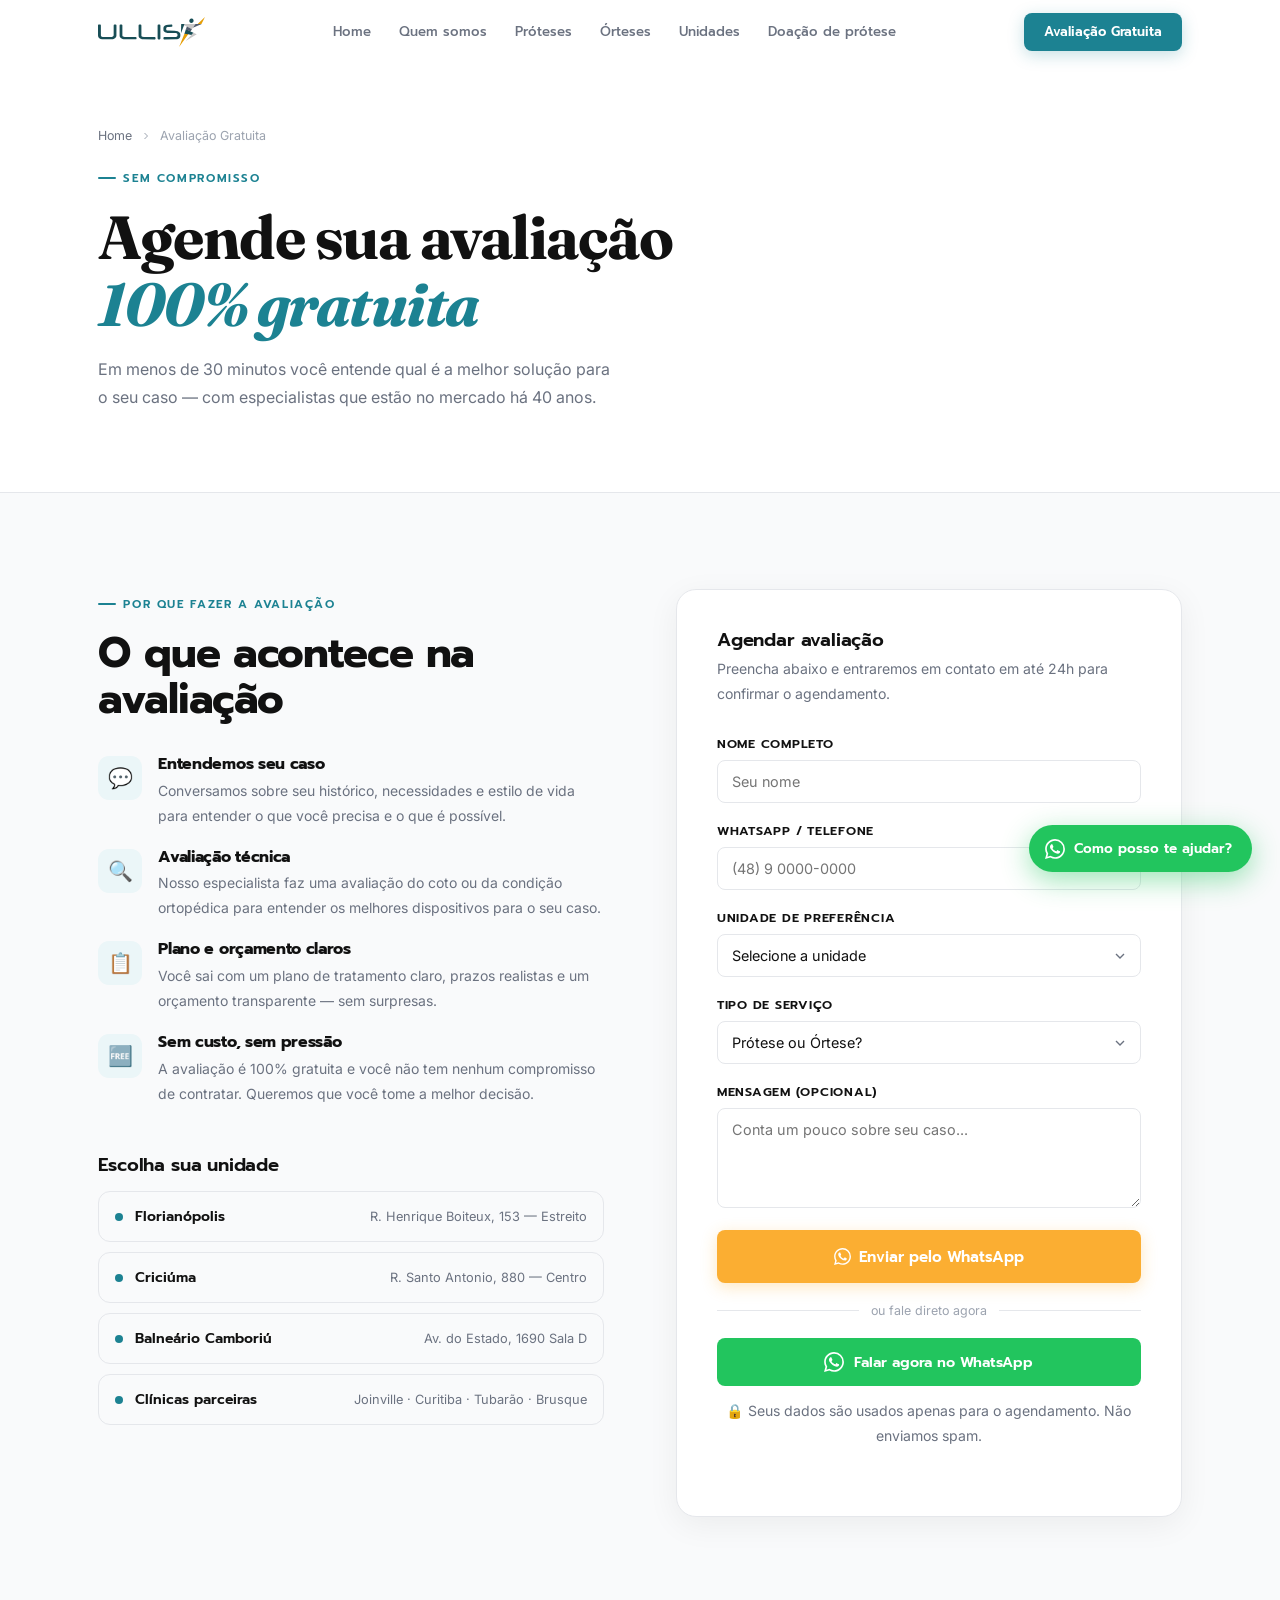
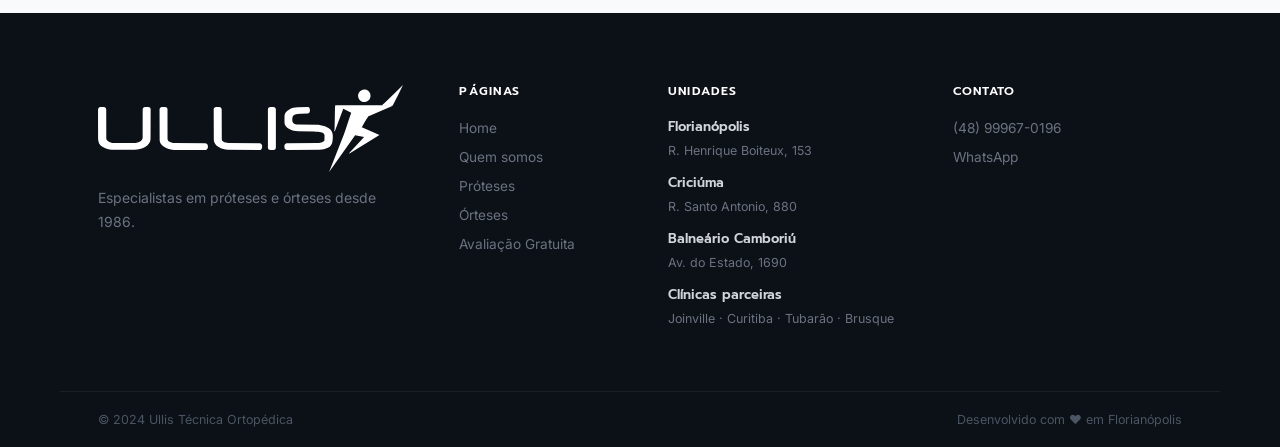
<file: Ullis/avaliacao-gratuita.html>
<!DOCTYPE html>
<html lang="pt-BR">
<head>
  <!-- Google Tag Manager -->
  <script>(function(w,d,s,l,i){w[l]=w[l]||[];w[l].push({'gtm.start':
  new Date().getTime(),event:'gtm.js'});var f=d.getElementsByTagName(s)[0],
  j=d.createElement(s),dl=l!='dataLayer'?'&l='+l:'';j.async=true;j.src=
  'https://www.googletagmanager.com/gtm.js?id='+i+dl;f.parentNode.insertBefore(j,f);
  })(window,document,'script','dataLayer','GTM-PT29QJKT');</script>
  <!-- End Google Tag Manager -->
  <meta charset="UTF-8"><meta name="viewport" content="width=device-width, initial-scale=1.0">
  <title>Avaliação Gratuita | Ullis Técnica Ortopédica</title>
  <meta name="description" content="Agende sua avaliação gratuita com especialistas em próteses e órteses. Sem compromisso. Unidades em Florianópolis, Criciúma e Balneário Camboriú, e clínicas parceiras em Joinville, Curitiba, Tubarão e Brusque.">
  <link rel="canonical" href="https://ullis.com.br/avaliacao-gratuita">
  <link rel="preconnect" href="https://fonts.googleapis.com">
  <link rel="preconnect" href="https://fonts.gstatic.com" crossorigin>
  <link href="https://fonts.googleapis.com/css2?family=Prompt:ital,wght@0,300;0,400;0,600;0,700;0,800;1,700&family=Inter:wght@400;500&family=Fraunces:ital,opsz,wght@1,9..144,700&display=swap" rel="stylesheet">
  <link rel="stylesheet" href="css/main.css">
  <style>
  .eval-layout{display:grid;grid-template-columns:1fr 1fr;gap:72px;align-items:start}
  .form-card{background:#fff;border:1px solid var(--bd);border-radius:var(--rl);padding:40px;box-shadow:0 8px 32px rgba(0,0,0,.06);position:sticky;top:88px}
  .form-card h3{margin-bottom:6px}
  .form-card > p{font-size:.88rem;color:var(--tm);margin-bottom:28px}
  .form-group{margin-bottom:18px}
  .form-label{display:block;font-family:'Prompt',sans-serif;font-size:.78rem;font-weight:600;color:var(--t);margin-bottom:7px;text-transform:uppercase;letter-spacing:.06em}
  .form-input,.form-select,.form-textarea{
    width:100%;padding:12px 14px;border:1.5px solid var(--bd);border-radius:8px;
    font-family:'Inter',sans-serif;font-size:.9rem;color:var(--t);background:#fff;
    transition:border-color var(--tr),box-shadow var(--tr);outline:none;
    -webkit-appearance:none;
  }
  .form-input:focus,.form-select:focus,.form-textarea:focus{border-color:var(--c);box-shadow:0 0 0 3px rgba(28,130,146,.1)}
  .form-textarea{resize:vertical;min-height:100px}
  .form-select{background-image:url("data:image/svg+xml,%3Csvg xmlns='http://www.w3.org/2000/svg' width='16' height='16' viewBox='0 0 24 24' fill='none' stroke='%236b7280' stroke-width='2'%3E%3Cpath d='M6 9l6 6 6-6'/%3E%3C/svg%3E");background-repeat:no-repeat;background-position:right 12px center;padding-right:38px}
  .form-btn{width:100%;padding:15px;font-size:.95rem;justify-content:center;border-radius:8px}
  .form-note{font-size:.75rem;color:var(--ts);text-align:center;margin-top:12px}
  .or-divider{display:flex;align-items:center;gap:12px;margin:20px 0;color:var(--ts);font-size:.78rem}
  .or-divider::before,.or-divider::after{content:'';flex:1;height:1px;background:var(--bd)}
  .wa-btn-form{
    width:100%;display:flex;align-items:center;justify-content:center;gap:10px;
    padding:13px;background:#22c55e;color:#fff;border-radius:8px;
    font-family:'Prompt',sans-serif;font-size:.9rem;font-weight:600;
    transition:background var(--tr),transform var(--tr);
  }
  .wa-btn-form:hover{background:#16a34a;transform:translateY(-1px)}

  .why-list{display:flex;flex-direction:column;gap:20px;margin-bottom:48px}
  .why-item{display:flex;align-items:flex-start;gap:16px}
  .why-item__ico{width:44px;height:44px;border-radius:11px;background:var(--cl);display:flex;align-items:center;justify-content:center;font-size:20px;flex-shrink:0}
  .why-item h4{margin-bottom:5px}
  .why-item p{font-size:.875rem}

  .units-compact{display:flex;flex-direction:column;gap:10px}
  .unit-c{display:flex;align-items:center;gap:12px;padding:14px 16px;border:1px solid var(--bd);border-radius:var(--r);transition:border-color var(--tr)}
  .unit-c:hover{border-color:var(--c)}
  .unit-c__dot{width:8px;height:8px;border-radius:50%;background:var(--c);flex-shrink:0}
  .unit-c strong{font-family:'Prompt',sans-serif;font-size:.875rem;font-weight:600;color:var(--t)}
  .unit-c span{font-size:.8rem;color:var(--tm);margin-left:auto}

  @media(max-width:1024px){.eval-layout{grid-template-columns:1fr}.form-card{position:static}}
  </style>
</head>
<body>
<!-- Google Tag Manager (noscript) -->
<noscript><iframe src="https://www.googletagmanager.com/ns.html?id=GTM-PT29QJKT" height="0" width="0" style="display:none;visibility:hidden"></iframe></noscript>
<!-- End Google Tag Manager (noscript) -->

<nav class="nav" id="nav">
  <div class="nav__i">
    <a href="/" class="logo"><img src="img/logo.svg" alt="Ullis Técnica Ortopédica" height="30"></a>
    <div class="nav__links">
      <a href="/">Home</a><a href="/quem-somos">Quem somos</a>
      <a href="/proteses">Próteses</a><a href="/orteses">Órteses</a>
      <a href="/unidades">Unidades</a><a href="/doacao-protese">Doação de prótese</a>
    </div>
    <div class="nav__end"><a href="/avaliacao-gratuita" class="btn btn-teal nav__cta-btn active">Avaliação Gratuita</a></div>
    <button class="burger" aria-label="Menu" id="burger"><span></span><span></span><span></span></button>
  </div>
</nav>

<section class="page-hero">
  <div class="wrap">
    <div class="page-hero__breadcrumb">
      <a href="/">Home</a>
      <svg width="12" height="12" viewBox="0 0 24 24" fill="none" stroke="currentColor" stroke-width="2"><path d="M9 18l6-6-6-6"/></svg>
      <span>Avaliação Gratuita</span>
    </div>
    <div class="page-hero__inner" data-r>
      <div class="eyebrow">Sem compromisso</div>
      <h1>Agende sua avaliação<br><em>100% gratuita</em></h1>
      <p style="max-width:520px;margin-top:16px">Em menos de 30 minutos você entende qual é a melhor solução para o seu caso — com especialistas que estão no mercado há 40 anos.</p>
    </div>
  </div>
</section>

<section class="s" style="background:var(--bg)">
  <div class="wrap">
    <div class="eval-layout">

      <!-- LEFT: conteúdo -->
      <div>
        <div class="eyebrow" data-r>Por que fazer a avaliação</div>
        <h2 style="margin-bottom:32px" data-r>O que acontece na avaliação</h2>
        <div class="why-list">
          <div class="why-item" data-r>
            <div class="why-item__ico">💬</div>
            <div>
              <h4>Entendemos seu caso</h4>
              <p>Conversamos sobre seu histórico, necessidades e estilo de vida para entender o que você precisa e o que é possível.</p>
            </div>
          </div>
          <div class="why-item" data-r data-d="1">
            <div class="why-item__ico">🔍</div>
            <div>
              <h4>Avaliação técnica</h4>
              <p>Nosso especialista faz uma avaliação do coto ou da condição ortopédica para entender os melhores dispositivos para o seu caso.</p>
            </div>
          </div>
          <div class="why-item" data-r data-d="2">
            <div class="why-item__ico">📋</div>
            <div>
              <h4>Plano e orçamento claros</h4>
              <p>Você sai com um plano de tratamento claro, prazos realistas e um orçamento transparente — sem surpresas.</p>
            </div>
          </div>
          <div class="why-item" data-r data-d="3">
            <div class="why-item__ico">🆓</div>
            <div>
              <h4>Sem custo, sem pressão</h4>
              <p>A avaliação é 100% gratuita e você não tem nenhum compromisso de contratar. Queremos que você tome a melhor decisão.</p>
            </div>
          </div>
        </div>

        <div data-r>
          <h3 style="margin-bottom:16px">Escolha sua unidade</h3>
          <div class="units-compact">
            <a href="https://maps.google.com/?q=Rua+Henrique+Boiteux+153+Florianopolis" target="_blank" rel="noopener" class="unit-c">
              <div class="unit-c__dot"></div>
              <strong>Florianópolis</strong>
              <span>R. Henrique Boiteux, 153 — Estreito</span>
            </a>
            <a href="https://maps.google.com/?q=Rua+Santo+Antonio+880+Criciuma" target="_blank" rel="noopener" class="unit-c">
              <div class="unit-c__dot"></div>
              <strong>Criciúma</strong>
              <span>R. Santo Antonio, 880 — Centro</span>
            </a>
            <a href="https://maps.google.com/?q=Avenida+do+Estado+1690+Balneario+Camboriu" target="_blank" rel="noopener" class="unit-c">
              <div class="unit-c__dot"></div>
              <strong>Balneário Camboriú</strong>
              <span>Av. do Estado, 1690 Sala D</span>
            </a>
            <a href="/unidades#parceiras" class="unit-c">
              <div class="unit-c__dot"></div>
              <strong>Clínicas parceiras</strong>
              <span>Joinville · Curitiba · Tubarão · Brusque</span>
            </a>
          </div>
        </div>
      </div>

      <!-- RIGHT: formulário -->
      <div data-r data-d="1">
        <div class="form-card">
          <h3>Agendar avaliação</h3>
          <p>Preencha abaixo e entraremos em contato em até 24h para confirmar o agendamento.</p>

          <form id="eval-form" onsubmit="sendToWhatsApp(event)">
            <div class="form-group">
              <label class="form-label" for="nome">Nome completo</label>
              <input class="form-input" type="text" id="nome" name="nome" placeholder="Seu nome" required autocomplete="name">
            </div>
            <div class="form-group">
              <label class="form-label" for="tel">WhatsApp / Telefone</label>
              <input class="form-input" type="tel" id="tel" name="telefone" placeholder="(48) 9 0000-0000" required autocomplete="tel">
            </div>
            <div class="form-group">
              <label class="form-label" for="cidade">Unidade de preferência</label>
              <select class="form-select" id="cidade" name="cidade" required>
                <option value="" disabled selected>Selecione a unidade</option>
                <optgroup label="Unidades próprias">
                  <option value="Florianópolis">Florianópolis</option>
                  <option value="Criciúma">Criciúma</option>
                  <option value="Balneário Camboriú">Balneário Camboriú</option>
                </optgroup>
                <optgroup label="Clínicas parceiras">
                  <option value="Joinville (clínica parceira)">Joinville</option>
                  <option value="Curitiba (clínica parceira)">Curitiba</option>
                  <option value="Tubarão (clínica parceira)">Tubarão</option>
                  <option value="Brusque (clínica parceira)">Brusque</option>
                </optgroup>
              </select>
            </div>
            <div class="form-group">
              <label class="form-label" for="servico">Tipo de serviço</label>
              <select class="form-select" id="servico" name="servico">
                <option value="" disabled selected>Prótese ou Órtese?</option>
                <option value="Prótese — Membro Inferior">Prótese — Membro Inferior</option>
                <option value="Prótese — Membro Superior">Prótese — Membro Superior</option>
                <option value="Prótese Infantil">Prótese Infantil</option>
                <option value="Prótese Esportiva">Prótese Esportiva</option>
                <option value="Órtese">Órtese</option>
                <option value="Ainda não sei">Ainda não sei</option>
              </select>
            </div>
            <div class="form-group">
              <label class="form-label" for="msg">Mensagem (opcional)</label>
              <textarea class="form-textarea" id="msg" name="mensagem" placeholder="Conta um pouco sobre seu caso..."></textarea>
            </div>
            <button type="submit" class="btn btn-gold form-btn">
              <svg width="17" height="17" viewBox="0 0 24 24" fill="currentColor"><path d="M17.472 14.382c-.297-.149-1.758-.867-2.03-.967-.273-.099-.471-.148-.67.15-.197.297-.767.966-.94 1.164-.173.199-.347.223-.644.075-.297-.15-1.255-.463-2.39-1.475-.883-.788-1.48-1.761-1.653-2.059-.173-.297-.018-.458.13-.606.134-.133.298-.347.446-.52.149-.174.198-.298.298-.497.099-.198.05-.371-.025-.52-.075-.149-.669-1.612-.916-2.207-.242-.579-.487-.5-.669-.51-.173-.008-.371-.01-.57-.01-.198 0-.52.074-.792.372-.272.297-1.04 1.016-1.04 2.479 0 1.462 1.065 2.875 1.213 3.074.149.198 2.096 3.2 5.077 4.487.709.306 1.262.489 1.694.625.712.227 1.36.195 1.871.118.571-.085 1.758-.719 2.006-1.413.248-.694.248-1.289.173-1.413-.074-.124-.272-.198-.57-.347m-5.421 7.403h-.004a9.87 9.87 0 01-5.031-1.378l-.361-.214-3.741.982.998-3.648-.235-.374a9.86 9.86 0 01-1.51-5.26c.001-5.45 4.436-9.884 9.888-9.884 2.64 0 5.122 1.03 6.988 2.898a9.825 9.825 0 012.893 6.994c-.003 5.45-4.437 9.884-9.885 9.884m8.413-18.297A11.815 11.815 0 0012.05 0C5.495 0 .16 5.335.157 11.892c0 2.096.547 4.142 1.588 5.945L.057 24l6.305-1.654a11.882 11.882 0 005.683 1.448h.005c6.554 0 11.89-5.335 11.893-11.893a11.821 11.821 0 00-3.48-8.413z"/></svg>
              Enviar pelo WhatsApp
            </button>
          </form>

          <div class="or-divider">ou fale direto agora</div>

          <a href="https://wa.me/5548999670196?text=Olá!%20Gostaria%20de%20agendar%20uma%20avaliação%20gratuita." target="_blank" rel="noopener" class="wa-btn-form">
            <svg width="20" height="20" viewBox="0 0 24 24" fill="currentColor"><path d="M17.472 14.382c-.297-.149-1.758-.867-2.03-.967-.273-.099-.471-.148-.67.15-.197.297-.767.966-.94 1.164-.173.199-.347.223-.644.075-.297-.15-1.255-.463-2.39-1.475-.883-.788-1.48-1.761-1.653-2.059-.173-.297-.018-.458.13-.606.134-.133.298-.347.446-.52.149-.174.198-.298.298-.497.099-.198.05-.371-.025-.52-.075-.149-.669-1.612-.916-2.207-.242-.579-.487-.5-.669-.51-.173-.008-.371-.01-.57-.01-.198 0-.52.074-.792.372-.272.297-1.04 1.016-1.04 2.479 0 1.462 1.065 2.875 1.213 3.074.149.198 2.096 3.2 5.077 4.487.709.306 1.262.489 1.694.625.712.227 1.36.195 1.871.118.571-.085 1.758-.719 2.006-1.413.248-.694.248-1.289.173-1.413-.074-.124-.272-.198-.57-.347m-5.421 7.403h-.004a9.87 9.87 0 01-5.031-1.378l-.361-.214-3.741.982.998-3.648-.235-.374a9.86 9.86 0 01-1.51-5.26c.001-5.45 4.436-9.884 9.888-9.884 2.64 0 5.122 1.03 6.988 2.898a9.825 9.825 0 012.893 6.994c-.003 5.45-4.437 9.884-9.885 9.884m8.413-18.297A11.815 11.815 0 0012.05 0C5.495 0 .16 5.335.157 11.892c0 2.096.547 4.142 1.588 5.945L.057 24l6.305-1.654a11.882 11.882 0 005.683 1.448h.005c6.554 0 11.89-5.335 11.893-11.893a11.821 11.821 0 00-3.48-8.413z"/></svg>
            Falar agora no WhatsApp
          </a>

          <p class="form-note">🔒 Seus dados são usados apenas para o agendamento. Não enviamos spam.</p>
        </div>
      </div>
    </div>
  </div>
</section>

<footer class="footer">
  <div class="footer__main">
    <div><div class="footer__brand-name"><img src="img/logo.svg" alt="Ullis" height="34" style="filter:brightness(0) invert(1)"></div><p class="brand-desc">Especialistas em próteses e órteses desde 1986.</p></div>
    <div class="footer__col"><h5>Páginas</h5><ul><li><a href="/">Home</a></li><li><a href="/quem-somos">Quem somos</a></li><li><a href="/proteses">Próteses</a></li><li><a href="/orteses">Órteses</a></li><li><a href="/avaliacao-gratuita">Avaliação Gratuita</a></li></ul></div>
    <div class="footer__col"><h5>Unidades</h5><div class="footer__addrs"><div class="footer__addr"><strong>Florianópolis</strong><span>R. Henrique Boiteux, 153</span></div><div class="footer__addr"><strong>Criciúma</strong><span>R. Santo Antonio, 880</span></div><div class="footer__addr"><strong>Balneário Camboriú</strong><span>Av. do Estado, 1690</span></div><div class="footer__addr"><strong>Clínicas parceiras</strong><span>Joinville · Curitiba · Tubarão · Brusque</span></div></div></div>
    <div class="footer__col"><h5>Contato</h5><ul><li><a href="tel:+5548999670196">(48) 99967-0196</a></li><li><a href="https://wa.me/5548999670196" target="_blank">WhatsApp</a></li></ul></div>
  </div>
  <div style="max-width:var(--max);margin:0 auto"><div class="footer__bar"><span>© 2024 Ullis Técnica Ortopédica</span><span>Desenvolvido com ♥ em Florianópolis</span></div></div>
</footer>

<a href="https://wa.me/5548999670196" target="_blank" rel="noopener" class="wa" aria-label="WhatsApp"><svg viewBox="0 0 24 24" fill="currentColor"><path d="M17.472 14.382c-.297-.149-1.758-.867-2.03-.967-.273-.099-.471-.148-.67.15-.197.297-.767.966-.94 1.164-.173.199-.347.223-.644.075-.297-.15-1.255-.463-2.39-1.475-.883-.788-1.48-1.761-1.653-2.059-.173-.297-.018-.458.13-.606.134-.133.298-.347.446-.52.149-.174.198-.298.298-.497.099-.198.05-.371-.025-.52-.075-.149-.669-1.612-.916-2.207-.242-.579-.487-.5-.669-.51-.173-.008-.371-.01-.57-.01-.198 0-.52.074-.792.372-.272.297-1.04 1.016-1.04 2.479 0 1.462 1.065 2.875 1.213 3.074.149.198 2.096 3.2 5.077 4.487.709.306 1.262.489 1.694.625.712.227 1.36.195 1.871.118.571-.085 1.758-.719 2.006-1.413.248-.694.248-1.289.173-1.413-.074-.124-.272-.198-.57-.347m-5.421 7.403h-.004a9.87 9.87 0 01-5.031-1.378l-.361-.214-3.741.982.998-3.648-.235-.374a9.86 9.86 0 01-1.51-5.26c.001-5.45 4.436-9.884 9.888-9.884 2.64 0 5.122 1.03 6.988 2.898a9.825 9.825 0 012.893 6.994c-.003 5.45-4.437 9.884-9.885 9.884m8.413-18.297A11.815 11.815 0 0012.05 0C5.495 0 .16 5.335.157 11.892c0 2.096.547 4.142 1.588 5.945L.057 24l6.305-1.654a11.882 11.882 0 005.683 1.448h.005c6.554 0 11.89-5.335 11.893-11.893a11.821 11.821 0 00-3.48-8.413z"/></svg><span>Como posso te ajudar?</span></a>

<script>
const nav=document.getElementById('nav');
window.addEventListener('scroll',()=>nav.classList.toggle('up',scrollY>10),{passive:true});
const ro=new IntersectionObserver(es=>es.forEach(e=>{if(e.isIntersecting)e.target.classList.add('on')}),{threshold:.1});
document.querySelectorAll('[data-r]').forEach(el=>ro.observe(el));
const burger=document.getElementById('burger');const links=document.querySelector('.nav__links');let open=false;
burger.addEventListener('click',()=>{open=!open;links.style.cssText=open?'display:flex;flex-direction:column;position:absolute;top:64px;left:0;right:0;background:#fff;padding:12px 16px 16px;border-bottom:1px solid #e5e7eb;gap:2px;z-index:99;box-shadow:0 8px 24px rgba(0,0,0,.08)':''});
// Phone mask
document.getElementById('tel').addEventListener('input',function(){let v=this.value.replace(/\D/g,'');if(v.length<=11)v=v.replace(/(\d{2})(\d{1})(\d{4})(\d{4})/,'($1) $2 $3-$4').replace(/(\d{2})(\d{4})(\d{4})/,'($1) $2-$3');this.value=v});

// Form → WhatsApp
function sendToWhatsApp(e){
  e.preventDefault();
  const nome=document.getElementById('nome').value.trim();
  const tel=document.getElementById('tel').value.trim();
  const cidade=document.getElementById('cidade').value;
  const servico=document.getElementById('servico').value||'Não informado';
  const msg=document.getElementById('msg').value.trim();
  let texto=`Olá! Gostaria de agendar uma *avaliação gratuita* na Ullis.\n\n`;
  texto+=`*Nome:* ${nome}\n`;
  texto+=`*Telefone:* ${tel}\n`;
  texto+=`*Unidade:* ${cidade}\n`;
  texto+=`*Serviço:* ${servico}\n`;
  if(msg)texto+=`*Mensagem:* ${msg}\n`;
  // Analytics: só unidade e serviço, sem dados pessoais
  (window.dataLayer=window.dataLayer||[]).push({event:'lead_avaliacao',unidade:cidade,servico:servico});
  window.open(`https://wa.me/5548999670196?text=${encodeURIComponent(texto)}`,'_blank');
}
</script>
</body>
</html>
</file>
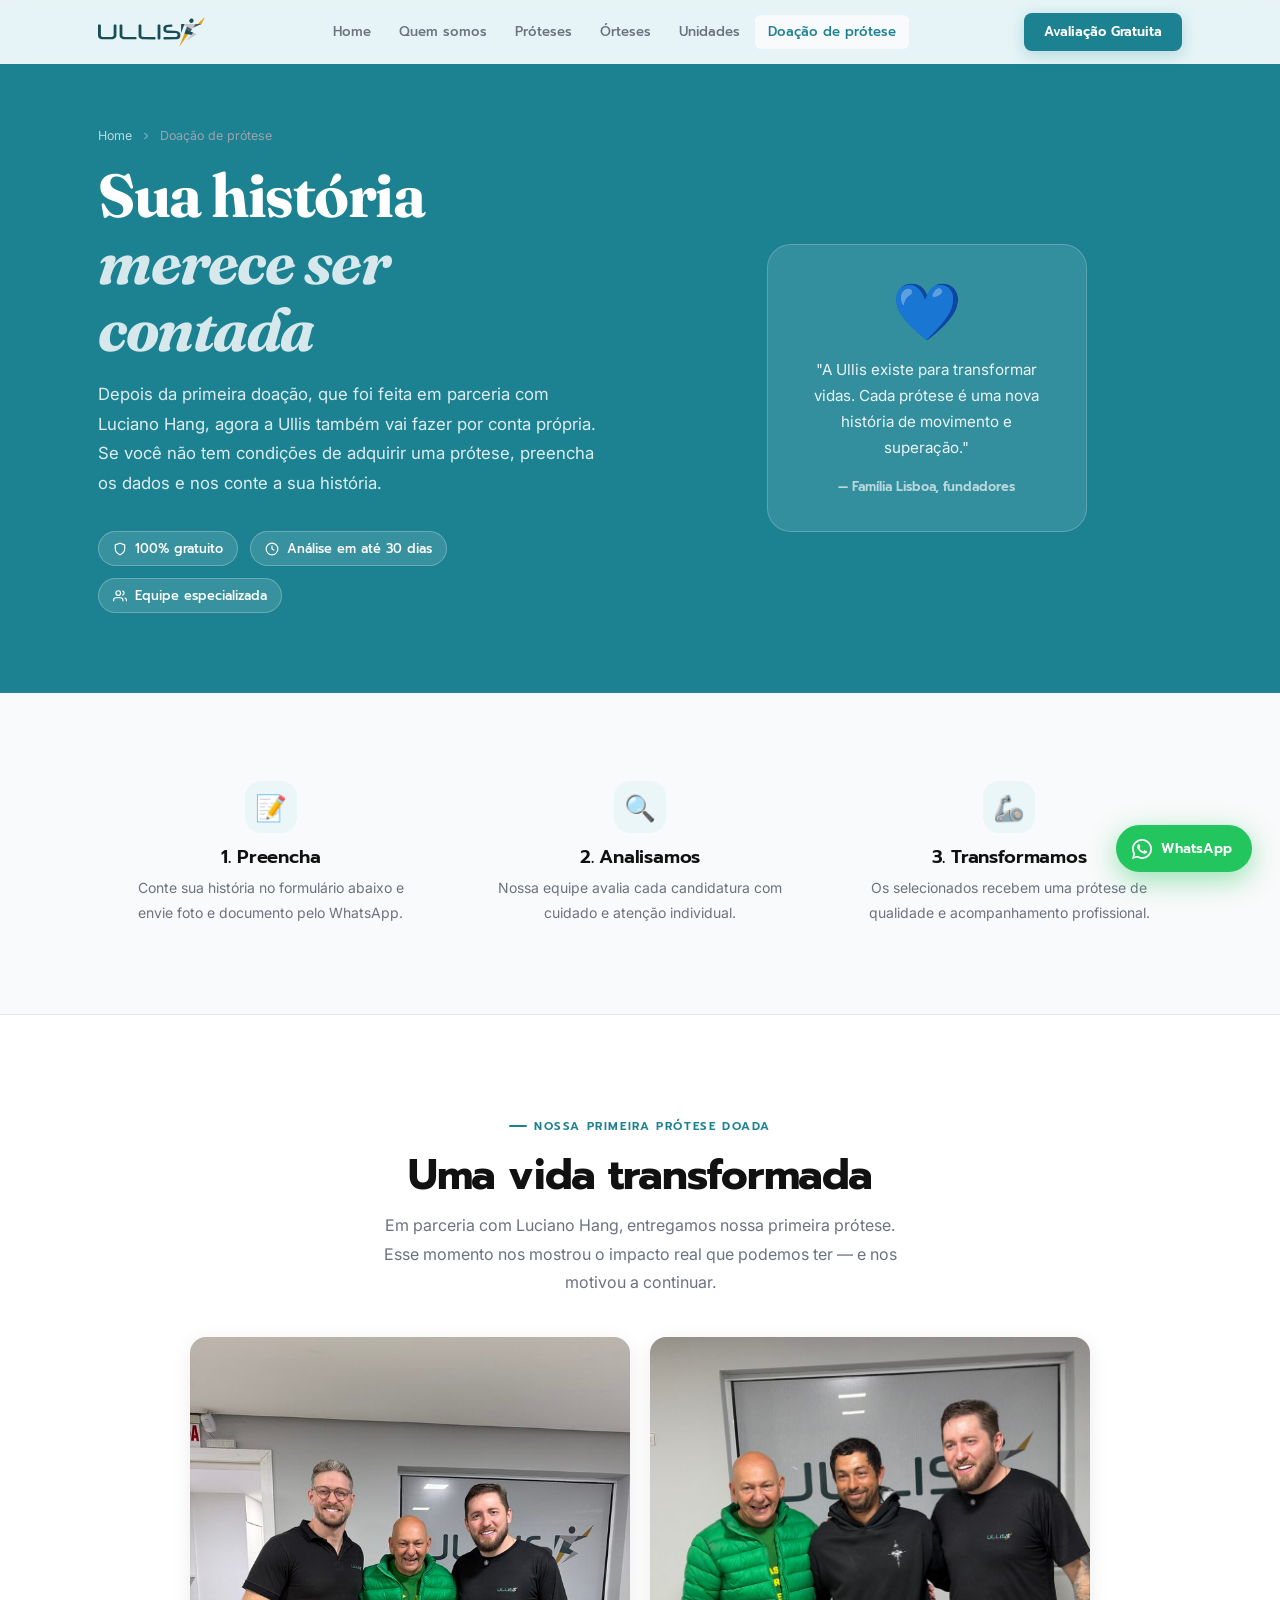
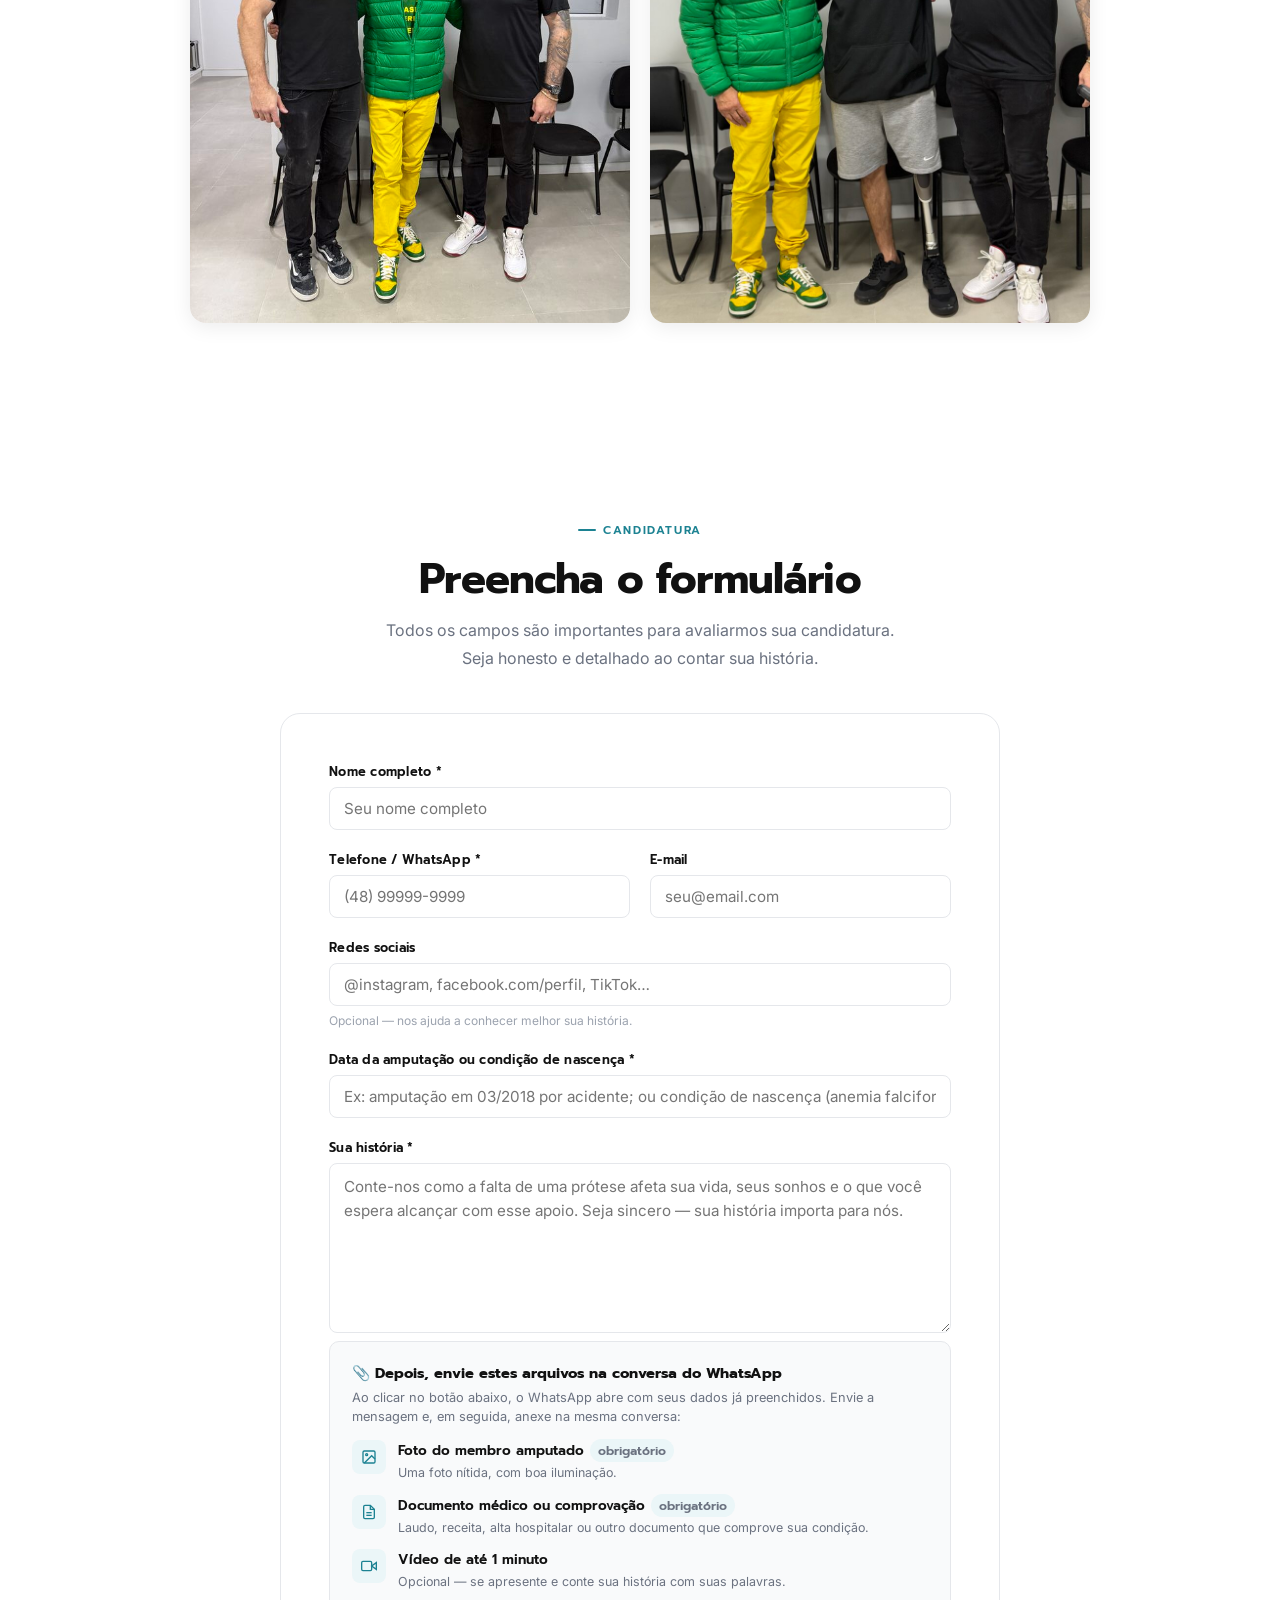
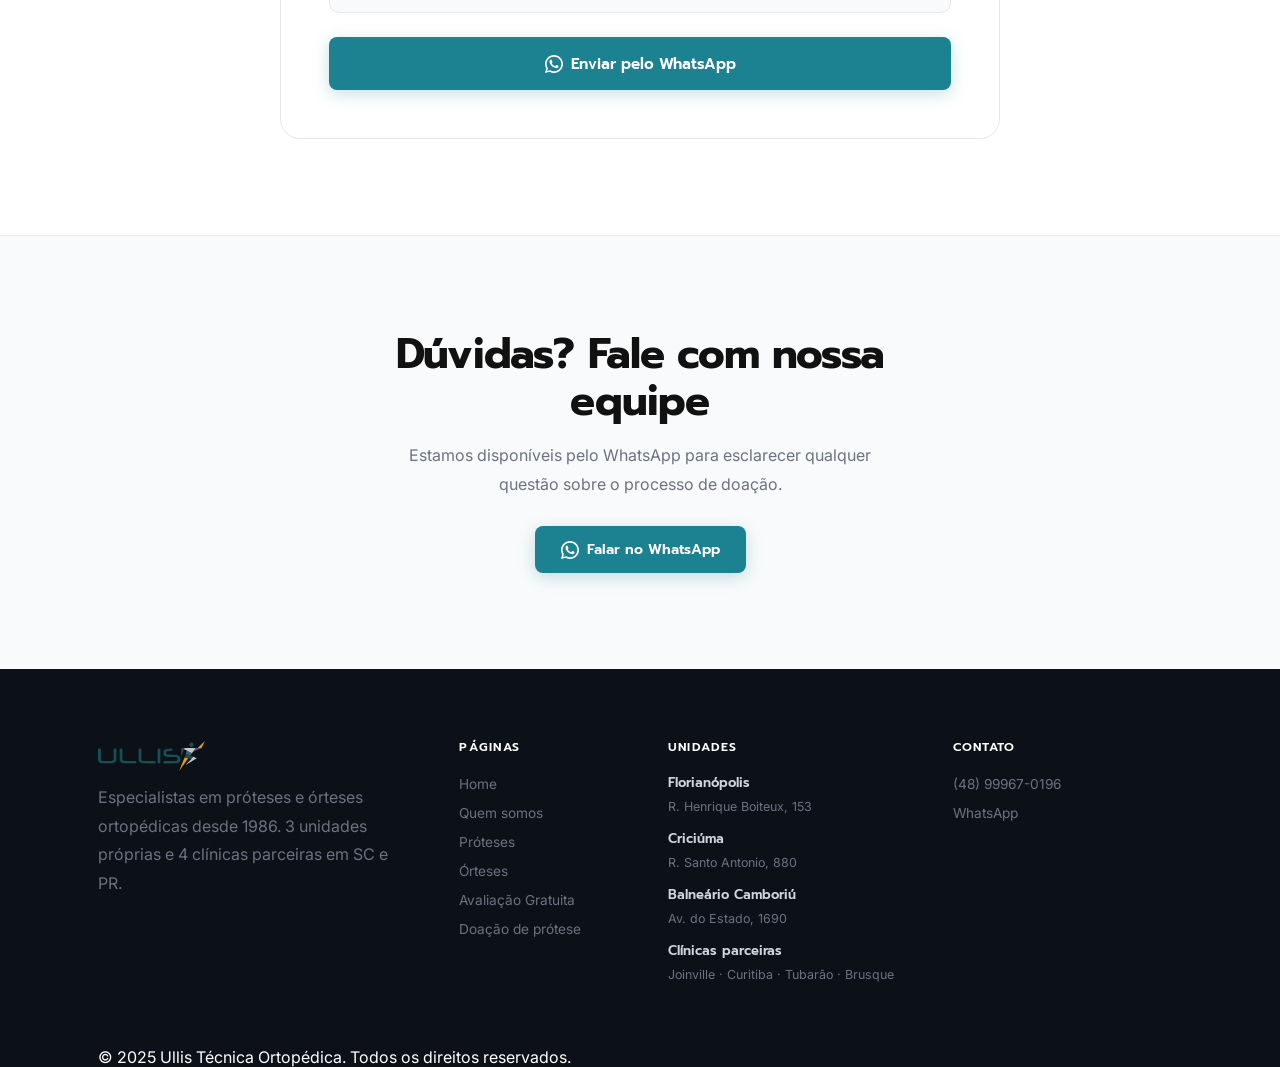
<file: Ullis/doacao-protese.html>
<!DOCTYPE html>
<html lang="pt-BR">
<head>
  <!-- Google Tag Manager -->
  <script>(function(w,d,s,l,i){w[l]=w[l]||[];w[l].push({'gtm.start':
  new Date().getTime(),event:'gtm.js'});var f=d.getElementsByTagName(s)[0],
  j=d.createElement(s),dl=l!='dataLayer'?'&l='+l:'';j.async=true;j.src=
  'https://www.googletagmanager.com/gtm.js?id='+i+dl;f.parentNode.insertBefore(j,f);
  })(window,document,'script','dataLayer','GTM-PT29QJKT');</script>
  <!-- End Google Tag Manager -->
  <meta charset="UTF-8"><meta name="viewport" content="width=device-width, initial-scale=1.0">
  <title>Doação de Prótese | Ullis Técnica Ortopédica</title>
  <meta name="description" content="A Ullis doa próteses para quem não tem condições de adquirir. Depois da primeira doação em parceria com Luciano Hang, agora a Ullis também vai fazer por conta própria.">
  <link rel="icon" href="img/favicon.ico" type="image/x-icon">
  <link rel="preconnect" href="https://fonts.googleapis.com">
  <link rel="preconnect" href="https://fonts.gstatic.com" crossorigin>
  <link href="https://fonts.googleapis.com/css2?family=Fraunces:ital,wght@0,400;0,700;1,400;1,700&family=Inter:wght@400;500&family=Prompt:wght@400;500;600;700;800&display=swap" rel="stylesheet">
  <link rel="stylesheet" href="css/main.css">
  <style>
  /* ── Page-specific ── */
  .form-section{background:#fff}
  .form-card{background:#fff;border:1px solid var(--bd);border-radius:var(--rl);padding:clamp(28px,5vw,48px);max-width:720px;margin:0 auto}
  .form-grid{display:grid;grid-template-columns:1fr 1fr;gap:20px}
  .form-group{display:flex;flex-direction:column;gap:6px}
  .form-group.full{grid-column:1/-1}
  .form-group label{font-family:'Prompt',sans-serif;font-size:.8rem;font-weight:600;color:var(--t);letter-spacing:.02em}
  .form-group input,
  .form-group select,
  .form-group textarea{width:100%;padding:11px 14px;border:1.5px solid var(--bd);border-radius:8px;font-family:'Inter',sans-serif;font-size:.95rem;color:var(--t);background:#fff;transition:border-color var(--tr),box-shadow var(--tr);outline:none}
  .form-group input:focus,
  .form-group select:focus,
  .form-group textarea:focus{border-color:var(--c);box-shadow:0 0 0 3px var(--cm)}
  .form-group textarea{resize:vertical;min-height:120px;line-height:1.6}
  .form-group .hint{font-size:.75rem;color:var(--ts);line-height:1.5}
  .send-list{border:1.5px solid var(--bd);border-radius:10px;padding:20px 22px;background:var(--bg)}
  .send-list__title{font-family:'Prompt',sans-serif;font-size:.92rem;font-weight:700;color:var(--t);margin-bottom:4px}
  .send-list__sub{font-size:.8rem;color:var(--tm);margin-bottom:14px;line-height:1.5}
  .send-list ul{list-style:none;display:flex;flex-direction:column;gap:12px}
  .send-list li{display:flex;gap:12px;align-items:flex-start}
  .send-list__ico{width:34px;height:34px;border-radius:8px;background:var(--cl);color:var(--c);display:flex;align-items:center;justify-content:center;flex-shrink:0}
  .send-list li strong{display:block;font-family:'Prompt',sans-serif;font-size:.85rem;font-weight:600;color:var(--t)}
  .send-list li span{font-size:.78rem;color:var(--tm);line-height:1.5}
  .send-list__tag{font-size:.68rem;font-weight:600;color:var(--c);background:var(--cl);border-radius:100px;padding:2px 8px;margin-left:6px;vertical-align:middle}
  .hero-badge{display:inline-flex;align-items:center;gap:8px;background:#fff;border:1px solid var(--bd);border-radius:100px;padding:6px 14px 6px 8px;font-size:.78rem;font-family:'Prompt',sans-serif;font-weight:600;color:var(--tm);margin-bottom:24px}
  .hero-badge img{height:22px;border-radius:50%}
  .info-strip{display:flex;gap:12px;flex-wrap:wrap;margin-top:32px}
  .info-chip{display:flex;align-items:center;gap:8px;background:rgba(255,255,255,.12);border:1px solid rgba(255,255,255,.25);border-radius:100px;padding:7px 14px;font-size:.8rem;font-family:'Prompt',sans-serif;font-weight:500;color:#fff}
  .info-chip svg{width:14px;height:14px;flex-shrink:0}
  .hero-inner{display:grid;grid-template-columns:1fr 1fr;gap:clamp(32px,5vw,64px);align-items:center;max-width:100%}
  @media(max-width:768px){
    .hero-inner{grid-template-columns:1fr}
    .hero-quote-card{display:none}
    .info-strip{gap:8px}
    .info-chip{font-size:.75rem;padding:6px 10px}
  }
  @media(max-width:640px){.form-grid{grid-template-columns:1fr}.foto-grid{grid-template-columns:1fr!important}}
  </style>
</head>
<body>
<!-- Google Tag Manager (noscript) -->
<noscript><iframe src="https://www.googletagmanager.com/ns.html?id=GTM-PT29QJKT" height="0" width="0" style="display:none;visibility:hidden"></iframe></noscript>
<!-- End Google Tag Manager (noscript) -->

<nav class="nav" id="nav">
  <div class="nav__i">
    <a href="/" class="logo"><img src="img/logo.svg" alt="Ullis Técnica Ortopédica" height="30"></a>
    <div class="nav__links">
      <a href="/">Home</a>
      <a href="/quem-somos">Quem somos</a>
      <a href="/proteses">Próteses</a>
      <a href="/orteses">Órteses</a>
      <a href="/unidades">Unidades</a>
      <a href="/doacao-protese" class="active">Doação de prótese</a>
    </div>
    <div class="nav__end"><a href="/avaliacao-gratuita" class="btn btn-teal nav__cta-btn">Avaliação Gratuita</a></div>
    <button class="burger" aria-label="Menu" id="burger"><span></span><span></span><span></span></button>
  </div>
</nav>

<!-- HERO -->
<section class="page-hero page-hero--teal">
  <div class="wrap">
    <div class="page-hero__breadcrumb" style="color:rgba(255,255,255,.6)">
      <a href="/" style="color:rgba(255,255,255,.7)">Home</a>
      <svg width="12" height="12" viewBox="0 0 24 24" fill="none" stroke="currentColor" stroke-width="2"><path d="M9 18l6-6-6-6"/></svg>
      <span>Doação de prótese</span>
    </div>
    <div class="page-hero__inner hero-inner">
      <div data-r>
        <h1>Sua história<br><em>merece ser contada</em></h1>
        <p style="max-width:520px;margin-top:16px;font-size:1.05rem;color:rgba(255,255,255,.85)">Depois da primeira doação, que foi feita em parceria com Luciano Hang, agora a Ullis também vai fazer por conta própria. Se você não tem condições de adquirir uma prótese, preencha os dados e nos conte a sua história.</p>
        <div class="info-strip">
          <span class="info-chip">
            <svg viewBox="0 0 24 24" fill="none" stroke="currentColor" stroke-width="2"><path d="M12 22s8-4 8-10V5l-8-3-8 3v7c0 6 8 10 8 10z"/></svg>
            100% gratuito
          </span>
          <span class="info-chip">
            <svg viewBox="0 0 24 24" fill="none" stroke="currentColor" stroke-width="2"><circle cx="12" cy="12" r="10"/><polyline points="12 6 12 12 16 14"/></svg>
            Análise em até 30 dias
          </span>
          <span class="info-chip">
            <svg viewBox="0 0 24 24" fill="none" stroke="currentColor" stroke-width="2"><path d="M17 21v-2a4 4 0 0 0-4-4H5a4 4 0 0 0-4 4v2"/><circle cx="9" cy="7" r="4"/><path d="M23 21v-2a4 4 0 0 0-3-3.87"/><path d="M16 3.13a4 4 0 0 1 0 7.75"/></svg>
            Equipe especializada
          </span>
        </div>
      </div>
      <div class="hero-quote-card" data-r data-d="1" style="display:flex;justify-content:center;align-items:center">
        <div style="background:rgba(255,255,255,.1);border:1px solid rgba(255,255,255,.2);border-radius:24px;padding:32px;text-align:center;width:100%;max-width:320px">
          <div style="font-size:3.5rem;margin-bottom:12px">💙</div>
          <p style="color:rgba(255,255,255,.9);font-size:.95rem;line-height:1.7">"A Ullis existe para transformar vidas. Cada prótese é uma nova história de movimento e superação."</p>
          <p style="margin-top:16px;font-family:'Prompt',sans-serif;font-size:.8rem;font-weight:600;color:rgba(255,255,255,.65)">— Família Lisboa, fundadores</p>
        </div>
      </div>
    </div>
  </div>
</section>

<!-- COMO FUNCIONA -->
<section class="s-sm" style="background:var(--bg);border-bottom:1px solid var(--bd)">
  <div class="wrap">
    <div style="display:grid;grid-template-columns:repeat(3,1fr);gap:24px;text-align:center" data-r>
      <div style="padding:24px">
        <div style="width:52px;height:52px;background:var(--cl);border-radius:16px;display:flex;align-items:center;justify-content:center;margin:0 auto 14px;font-size:1.6rem">📝</div>
        <h3 style="margin-bottom:8px">1. Preencha</h3>
        <p style="font-size:.875rem">Conte sua história no formulário abaixo e envie foto e documento pelo WhatsApp.</p>
      </div>
      <div style="padding:24px">
        <div style="width:52px;height:52px;background:var(--cl);border-radius:16px;display:flex;align-items:center;justify-content:center;margin:0 auto 14px;font-size:1.6rem">🔍</div>
        <h3 style="margin-bottom:8px">2. Analisamos</h3>
        <p style="font-size:.875rem">Nossa equipe avalia cada candidatura com cuidado e atenção individual.</p>
      </div>
      <div style="padding:24px">
        <div style="width:52px;height:52px;background:var(--cl);border-radius:16px;display:flex;align-items:center;justify-content:center;margin:0 auto 14px;font-size:1.6rem">🦾</div>
        <h3 style="margin-bottom:8px">3. Transformamos</h3>
        <p style="font-size:.875rem">Os selecionados recebem uma prótese de qualidade e acompanhamento profissional.</p>
      </div>
    </div>
  </div>
</section>

<!-- PRIMEIRA DOAÇÃO -->
<section class="s" style="background:#fff">
  <div class="wrap">
    <div style="text-align:center;margin-bottom:40px" data-r>
      <div class="eyebrow" style="justify-content:center">Nossa primeira prótese doada</div>
      <h2>Uma vida transformada</h2>
      <p style="max-width:540px;margin:12px auto 0">Em parceria com Luciano Hang, entregamos nossa primeira prótese. Esse momento nos mostrou o impacto real que podemos ter — e nos motivou a continuar.</p>
    </div>
    <div class="foto-grid" style="display:grid;grid-template-columns:1fr 1fr;gap:20px;max-width:900px;margin:0 auto" data-r>
      <div style="border-radius:16px;overflow:hidden;box-shadow:0 4px 20px rgba(0,0,0,.08)">
        <img src="img/protese-doacao-1.jpg" alt="Primeira prótese doada pela Ullis em parceria com Luciano Hang" style="width:100%;height:100%;object-fit:cover;display:block">
      </div>
      <div style="border-radius:16px;overflow:hidden;box-shadow:0 4px 20px rgba(0,0,0,.08)">
        <img src="img/protese-doacao-2.jpg" alt="Beneficiário com a prótese doada pela Ullis" style="width:100%;height:100%;object-fit:cover;display:block">
      </div>
    </div>
  </div>
</section>

<!-- FORMULÁRIO -->
<section class="s form-section" id="formulario">
  <div class="wrap">
    <div style="text-align:center;margin-bottom:40px" data-r>
      <div class="eyebrow" style="justify-content:center">Candidatura</div>
      <h2>Preencha o formulário</h2>
      <p style="max-width:520px;margin:12px auto 0">Todos os campos são importantes para avaliarmos sua candidatura. Seja honesto e detalhado ao contar sua história.</p>
    </div>

    <form id="doacao-form" onsubmit="sendDoacaoToWhatsApp(event)" class="form-card" data-r>
      <div class="form-grid">

        <!-- Nome completo -->
        <div class="form-group full">
          <label for="nome">Nome completo *</label>
          <input type="text" id="nome" name="nome" placeholder="Seu nome completo" required>
        </div>

        <!-- Telefone -->
        <div class="form-group">
          <label for="tel">Telefone / WhatsApp *</label>
          <input type="tel" id="tel" name="tel" placeholder="(48) 99999-9999" required>
        </div>

        <!-- Email -->
        <div class="form-group">
          <label for="email">E-mail</label>
          <input type="email" id="email" name="email" placeholder="seu@email.com">
        </div>

        <!-- Redes sociais -->
        <div class="form-group full">
          <label for="redes">Redes sociais</label>
          <input type="text" id="redes" name="redes" placeholder="@instagram, facebook.com/perfil, TikTok…">
          <span class="hint">Opcional — nos ajuda a conhecer melhor sua história.</span>
        </div>

        <!-- Data amputação / nascença -->
        <div class="form-group full">
          <label for="amputacao">Data da amputação ou condição de nascença *</label>
          <input type="text" id="amputacao" name="amputacao" placeholder="Ex: amputação em 03/2018 por acidente; ou condição de nascença (anemia falciforme, má-formação…)" required>
        </div>

        <!-- História pessoal -->
        <div class="form-group full">
          <label for="historia">Sua história *</label>
          <textarea id="historia" name="historia" rows="6" placeholder="Conte-nos como a falta de uma prótese afeta sua vida, seus sonhos e o que você espera alcançar com esse apoio. Seja sincero — sua história importa para nós." required></textarea>
        </div>

      </div>

      <div class="send-list" style="margin-top:8px">
        <div class="send-list__title">📎 Depois, envie estes arquivos na conversa do WhatsApp</div>
        <p class="send-list__sub">Ao clicar no botão abaixo, o WhatsApp abre com seus dados já preenchidos. Envie a mensagem e, em seguida, anexe na mesma conversa:</p>
        <ul>
          <li>
            <div class="send-list__ico"><svg width="16" height="16" viewBox="0 0 24 24" fill="none" stroke="currentColor" stroke-width="2"><rect x="3" y="3" width="18" height="18" rx="2"/><circle cx="8.5" cy="8.5" r="1.5"/><polyline points="21 15 16 10 5 21"/></svg></div>
            <div><strong>Foto do membro amputado<span class="send-list__tag">obrigatório</span></strong><span>Uma foto nítida, com boa iluminação.</span></div>
          </li>
          <li>
            <div class="send-list__ico"><svg width="16" height="16" viewBox="0 0 24 24" fill="none" stroke="currentColor" stroke-width="2"><path d="M14 2H6a2 2 0 0 0-2 2v16a2 2 0 0 0 2 2h12a2 2 0 0 0 2-2V8z"/><polyline points="14 2 14 8 20 8"/><line x1="16" y1="13" x2="8" y2="13"/><line x1="16" y1="17" x2="8" y2="17"/></svg></div>
            <div><strong>Documento médico ou comprovação<span class="send-list__tag">obrigatório</span></strong><span>Laudo, receita, alta hospitalar ou outro documento que comprove sua condição.</span></div>
          </li>
          <li>
            <div class="send-list__ico"><svg width="16" height="16" viewBox="0 0 24 24" fill="none" stroke="currentColor" stroke-width="2"><polygon points="23 7 16 12 23 17 23 7"/><rect x="1" y="5" width="15" height="14" rx="2"/></svg></div>
            <div><strong>Vídeo de até 1 minuto</strong><span>Opcional — se apresente e conte sua história com suas palavras.</span></div>
          </li>
        </ul>
      </div>

      <div style="margin-top:24px;display:flex;gap:12px;flex-wrap:wrap">
        <button type="submit" class="btn btn-teal" style="flex:1;justify-content:center;padding:15px 28px;font-size:.95rem">
          <svg width="18" height="18" viewBox="0 0 24 24" fill="currentColor"><path d="M17.472 14.382c-.297-.149-1.758-.867-2.03-.967-.273-.099-.471-.148-.67.15-.197.297-.767.966-.94 1.164-.173.199-.347.223-.644.075-.297-.15-1.255-.463-2.39-1.475-.883-.788-1.48-1.761-1.653-2.059-.173-.297-.018-.458.13-.606.134-.133.298-.347.446-.52.149-.174.198-.298.298-.497.099-.198.05-.371-.025-.52-.075-.149-.669-1.612-.916-2.207-.242-.579-.487-.5-.669-.51a12.8 12.8 0 0 0-.57-.01c-.198 0-.52.074-.792.372-.272.297-1.04 1.016-1.04 2.479 0 1.462 1.065 2.875 1.213 3.074.149.198 2.096 3.2 5.077 4.487.709.306 1.262.489 1.694.625.712.227 1.36.195 1.871.118.571-.085 1.758-.719 2.006-1.413.248-.694.248-1.289.173-1.413-.074-.124-.272-.198-.57-.347z"/><path d="M12 0C5.373 0 0 5.373 0 12c0 2.127.557 4.122 1.528 5.855L0 24l6.335-1.652A11.95 11.95 0 0 0 12 24c6.627 0 12-5.373 12-12S18.627 0 12 0zm0 21.818a9.818 9.818 0 0 1-5.019-1.377l-.36-.214-3.727.977.998-3.645-.235-.374A9.818 9.818 0 0 1 2.182 12C2.182 6.57 6.57 2.182 12 2.182c5.43 0 9.818 4.388 9.818 9.818 0 5.43-4.388 9.818-9.818 9.818z"/></svg>
          Enviar pelo WhatsApp
        </button>
      </div>
    </form>
  </div>
</section>

<!-- CTA FINAL -->
<section class="s" style="background:var(--bg);border-top:1px solid var(--bd)">
  <div class="wrap" style="text-align:center">
    <div data-r>
      <h2 style="max-width:540px;margin:0 auto 16px">Dúvidas? Fale com nossa equipe</h2>
      <p style="max-width:480px;margin:0 auto 28px">Estamos disponíveis pelo WhatsApp para esclarecer qualquer questão sobre o processo de doação.</p>
      <a href="https://wa.me/5548999670196?text=Olá%2C%20tenho%20uma%20dúvida%20sobre%20a%20doação%20de%20prótese" target="_blank" rel="noopener" class="btn btn-teal" style="display:inline-flex">
        <svg width="18" height="18" viewBox="0 0 24 24" fill="currentColor"><path d="M17.472 14.382c-.297-.149-1.758-.867-2.03-.967-.273-.099-.471-.148-.67.15-.197.297-.767.966-.94 1.164-.173.199-.347.223-.644.075-.297-.15-1.255-.463-2.39-1.475-.883-.788-1.48-1.761-1.653-2.059-.173-.297-.018-.458.13-.606.134-.133.298-.347.446-.52.149-.174.198-.298.298-.497.099-.198.05-.371-.025-.52-.075-.149-.669-1.612-.916-2.207-.242-.579-.487-.5-.669-.51a12.8 12.8 0 0 0-.57-.01c-.198 0-.52.074-.792.372-.272.297-1.04 1.016-1.04 2.479 0 1.462 1.065 2.875 1.213 3.074.149.198 2.096 3.2 5.077 4.487.709.306 1.262.489 1.694.625.712.227 1.36.195 1.871.118.571-.085 1.758-.719 2.006-1.413.248-.694.248-1.289.173-1.413-.074-.124-.272-.198-.57-.347z"/><path d="M12 0C5.373 0 0 5.373 0 12c0 2.127.557 4.122 1.528 5.855L0 24l6.335-1.652A11.95 11.95 0 0 0 12 24c6.627 0 12-5.373 12-12S18.627 0 12 0zm0 21.818a9.818 9.818 0 0 1-5.019-1.377l-.36-.214-3.727.977.998-3.645-.235-.374A9.818 9.818 0 0 1 2.182 12C2.182 6.57 6.57 2.182 12 2.182c5.43 0 9.818 4.388 9.818 9.818 0 5.43-4.388 9.818-9.818 9.818z"/></svg>
        Falar no WhatsApp
      </a>
    </div>
  </div>
</section>

<!-- FOOTER -->
<footer class="footer">
  <div class="wrap footer__main">
    <div class="footer__col footer__col--brand">
      <a href="/" class="logo" style="margin-bottom:12px"><img src="img/logo.svg" alt="Ullis" height="28"></a>
      <p>Especialistas em próteses e órteses ortopédicas desde 1986. 3 unidades próprias e 4 clínicas parceiras em SC e PR.</p>
    </div>
    <div class="footer__col"><h5>Páginas</h5><ul><li><a href="/">Home</a></li><li><a href="/quem-somos">Quem somos</a></li><li><a href="/proteses">Próteses</a></li><li><a href="/orteses">Órteses</a></li><li><a href="/avaliacao-gratuita">Avaliação Gratuita</a></li><li><a href="/doacao-protese">Doação de prótese</a></li></ul></div>
    <div class="footer__col"><h5>Unidades</h5><div class="footer__addrs"><div class="footer__addr"><strong>Florianópolis</strong><span>R. Henrique Boiteux, 153</span></div><div class="footer__addr"><strong>Criciúma</strong><span>R. Santo Antonio, 880</span></div><div class="footer__addr"><strong>Balneário Camboriú</strong><span>Av. do Estado, 1690</span></div><div class="footer__addr"><strong>Clínicas parceiras</strong><span>Joinville · Curitiba · Tubarão · Brusque</span></div></div></div>
    <div class="footer__col"><h5>Contato</h5><ul><li><a href="tel:+5548999670196">(48) 99967-0196</a></li><li><a href="https://wa.me/5548999670196" target="_blank">WhatsApp</a></li></ul></div>
  </div>
  <div class="footer__bottom"><div class="wrap"><span>© 2025 Ullis Técnica Ortopédica. Todos os direitos reservados.</span></div></div>
</footer>

<a href="https://wa.me/5548999670196" class="wa" target="_blank" rel="noopener" aria-label="WhatsApp">
  <svg viewBox="0 0 24 24" fill="currentColor"><path d="M17.472 14.382c-.297-.149-1.758-.867-2.03-.967-.273-.099-.471-.148-.67.15-.197.297-.767.966-.94 1.164-.173.199-.347.223-.644.075-.297-.15-1.255-.463-2.39-1.475-.883-.788-1.48-1.761-1.653-2.059-.173-.297-.018-.458.13-.606.134-.133.298-.347.446-.52.149-.174.198-.298.298-.497.099-.198.05-.371-.025-.52-.075-.149-.669-1.612-.916-2.207-.242-.579-.487-.5-.669-.51a12.8 12.8 0 0 0-.57-.01c-.198 0-.52.074-.792.372-.272.297-1.04 1.016-1.04 2.479 0 1.462 1.065 2.875 1.213 3.074.149.198 2.096 3.2 5.077 4.487.709.306 1.262.489 1.694.625.712.227 1.36.195 1.871.118.571-.085 1.758-.719 2.006-1.413.248-.694.248-1.289.173-1.413-.074-.124-.272-.198-.57-.347z"/><path d="M12 0C5.373 0 0 5.373 0 12c0 2.127.557 4.122 1.528 5.855L0 24l6.335-1.652A11.95 11.95 0 0 0 12 24c6.627 0 12-5.373 12-12S18.627 0 12 0zm0 21.818a9.818 9.818 0 0 1-5.019-1.377l-.36-.214-3.727.977.998-3.645-.235-.374A9.818 9.818 0 0 1 2.182 12C2.182 6.57 6.57 2.182 12 2.182c5.43 0 9.818 4.388 9.818 9.818 0 5.43-4.388 9.818-9.818 9.818z"/></svg>
  <span>WhatsApp</span>
</a>

<script>
const nav=document.getElementById('nav');
window.addEventListener('scroll',()=>nav.classList.toggle('up',scrollY>10),{passive:true});
const ro=new IntersectionObserver(es=>es.forEach(e=>{if(e.isIntersecting)e.target.classList.add('on')}),{threshold:.1});
document.querySelectorAll('[data-r]').forEach(el=>ro.observe(el));
const burger=document.getElementById('burger');const links=document.querySelector('.nav__links');let open=false;
burger.addEventListener('click',()=>{open=!open;links.style.cssText=open?'display:flex;flex-direction:column;position:absolute;top:64px;left:0;right:0;background:#fff;padding:12px 16px 16px;border-bottom:1px solid #e5e7eb;gap:2px;z-index:99;box-shadow:0 8px 24px rgba(0,0,0,.08)':''});

function sendDoacaoToWhatsApp(e) {
  e.preventDefault();
  const nome    = document.getElementById('nome').value.trim();
  const tel     = document.getElementById('tel').value.trim();
  const email   = document.getElementById('email').value.trim();
  const redes   = document.getElementById('redes').value.trim();
  const amput   = document.getElementById('amputacao').value.trim();
  const hist    = document.getElementById('historia').value.trim();

  let texto = `Olá! Estou me candidatando à *doação de prótese* da Ullis.\n\n`;
  texto += `*Nome:* ${nome}\n`;
  texto += `*Telefone:* ${tel}\n`;
  if (email) texto += `*E-mail:* ${email}\n`;
  if (redes) texto += `*Redes sociais:* ${redes}\n`;
  texto += `*Amputação / condição:* ${amput}\n\n`;
  texto += `*Minha história:*\n${hist}\n\n`;
  texto += `---\n`;
  texto += `📎 Em seguida, vou enviar nesta conversa:\n`;
  texto += `📸 Foto do membro amputado\n`;
  texto += `📄 Documento médico ou comprovação\n`;
  texto += `🎥 Vídeo de até 1 minuto (opcional)\n`;

  // Analytics: só o evento, sem dados pessoais
  (window.dataLayer = window.dataLayer || []).push({event: 'lead_doacao'});
  window.open(`https://wa.me/5548999670196?text=${encodeURIComponent(texto)}`, '_blank');
}
</script>
</body>
</html>
</file>
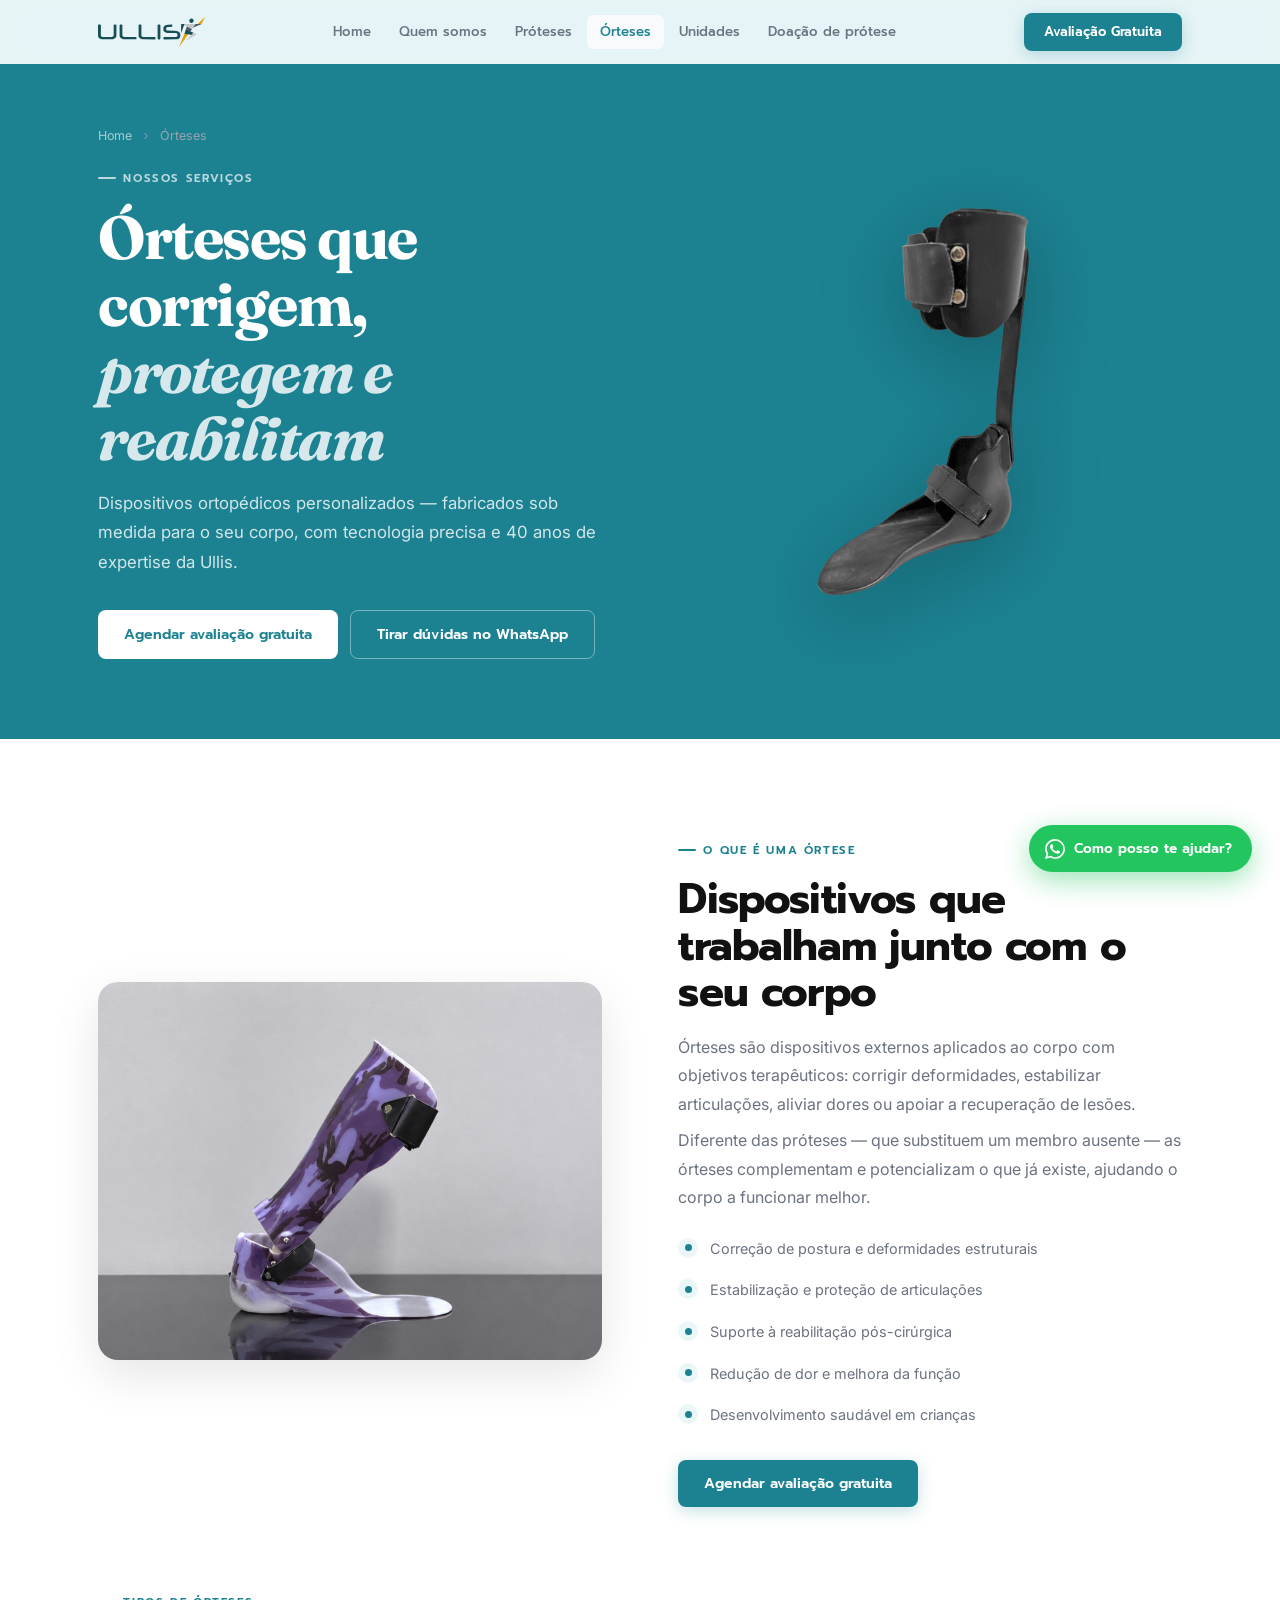
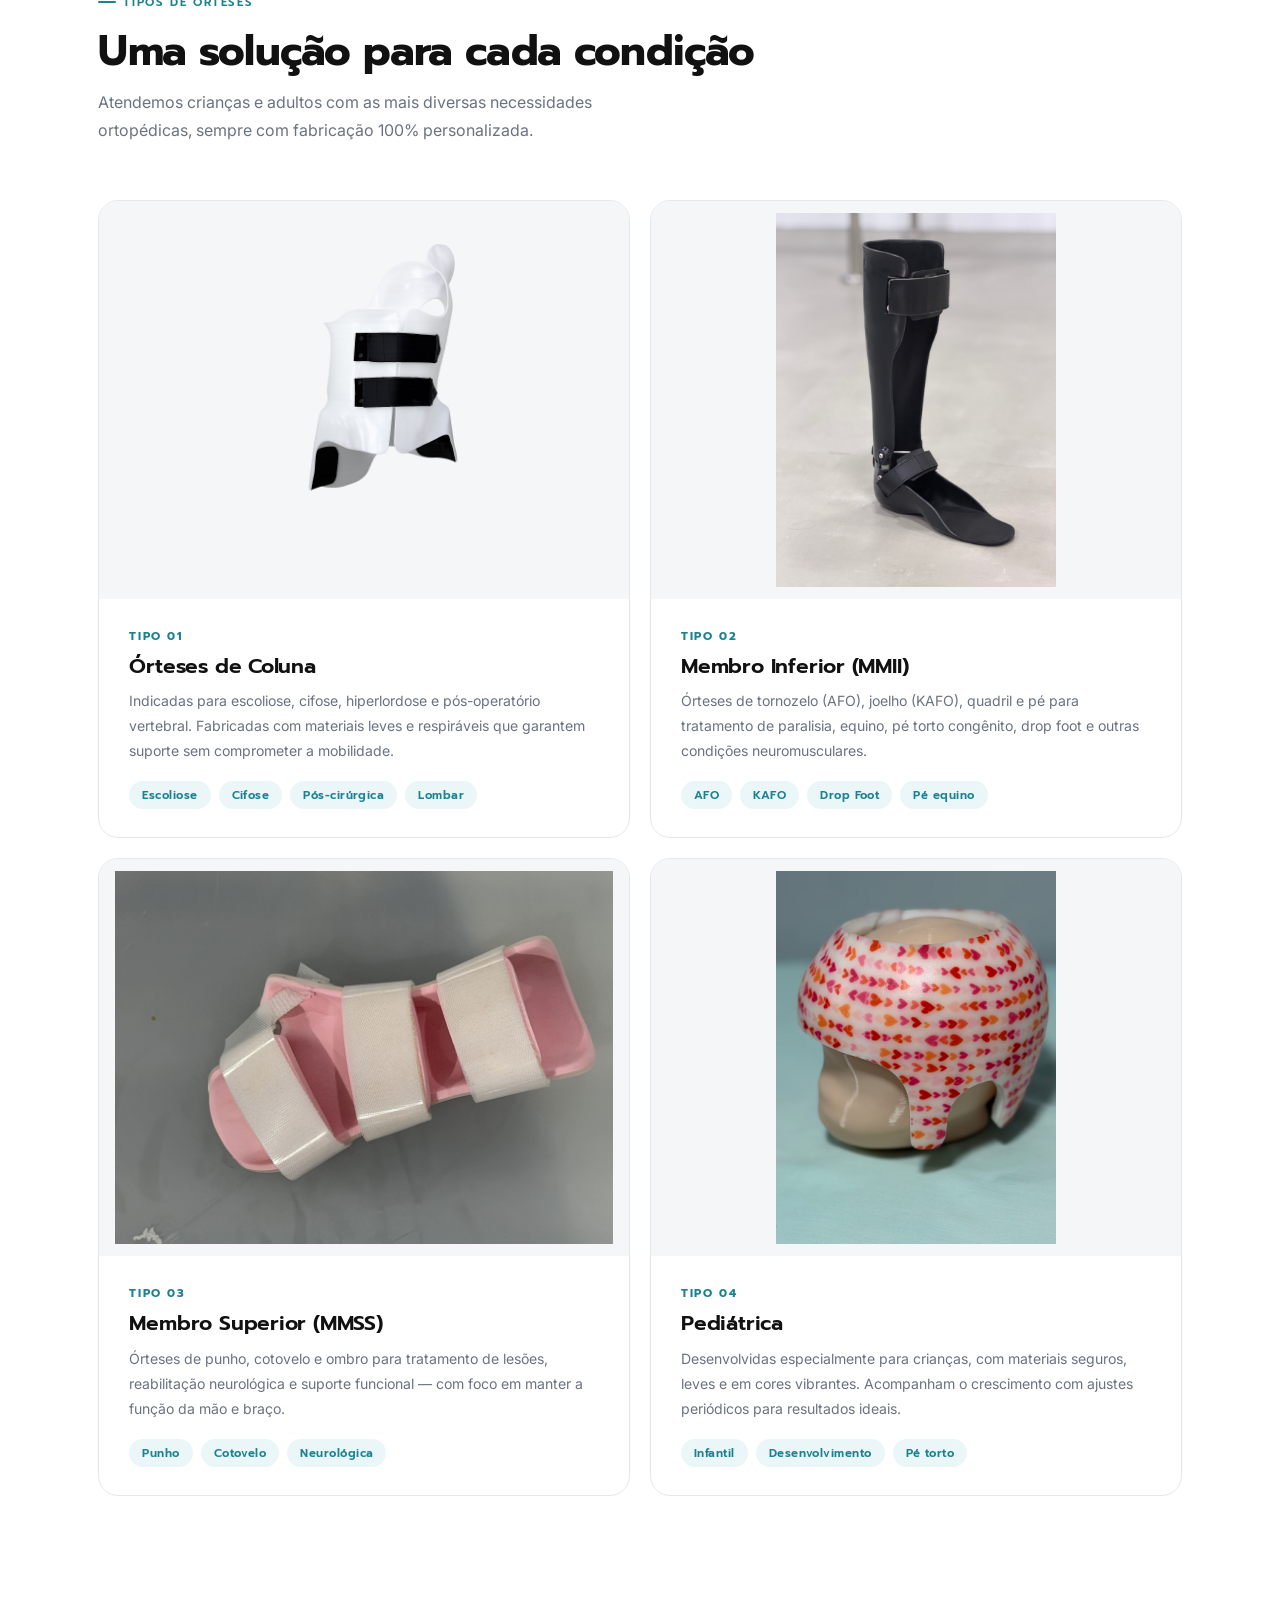
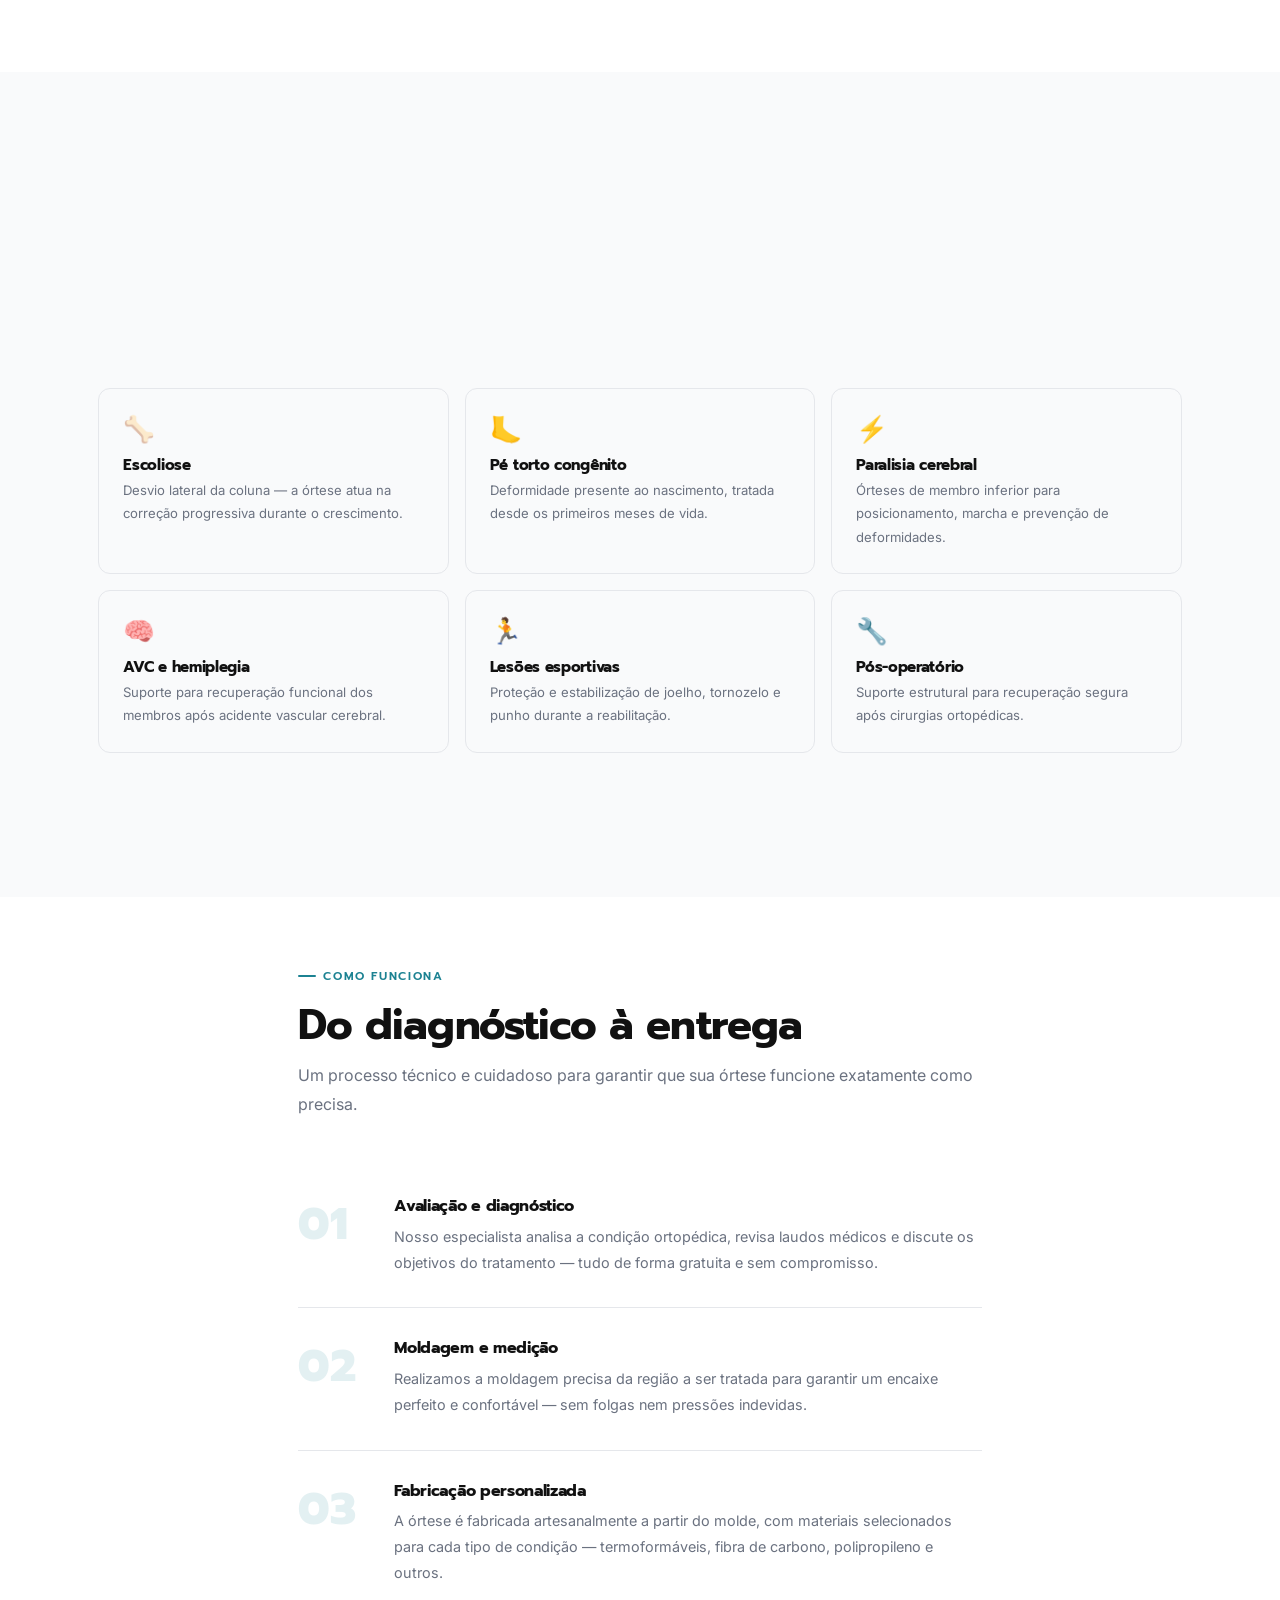
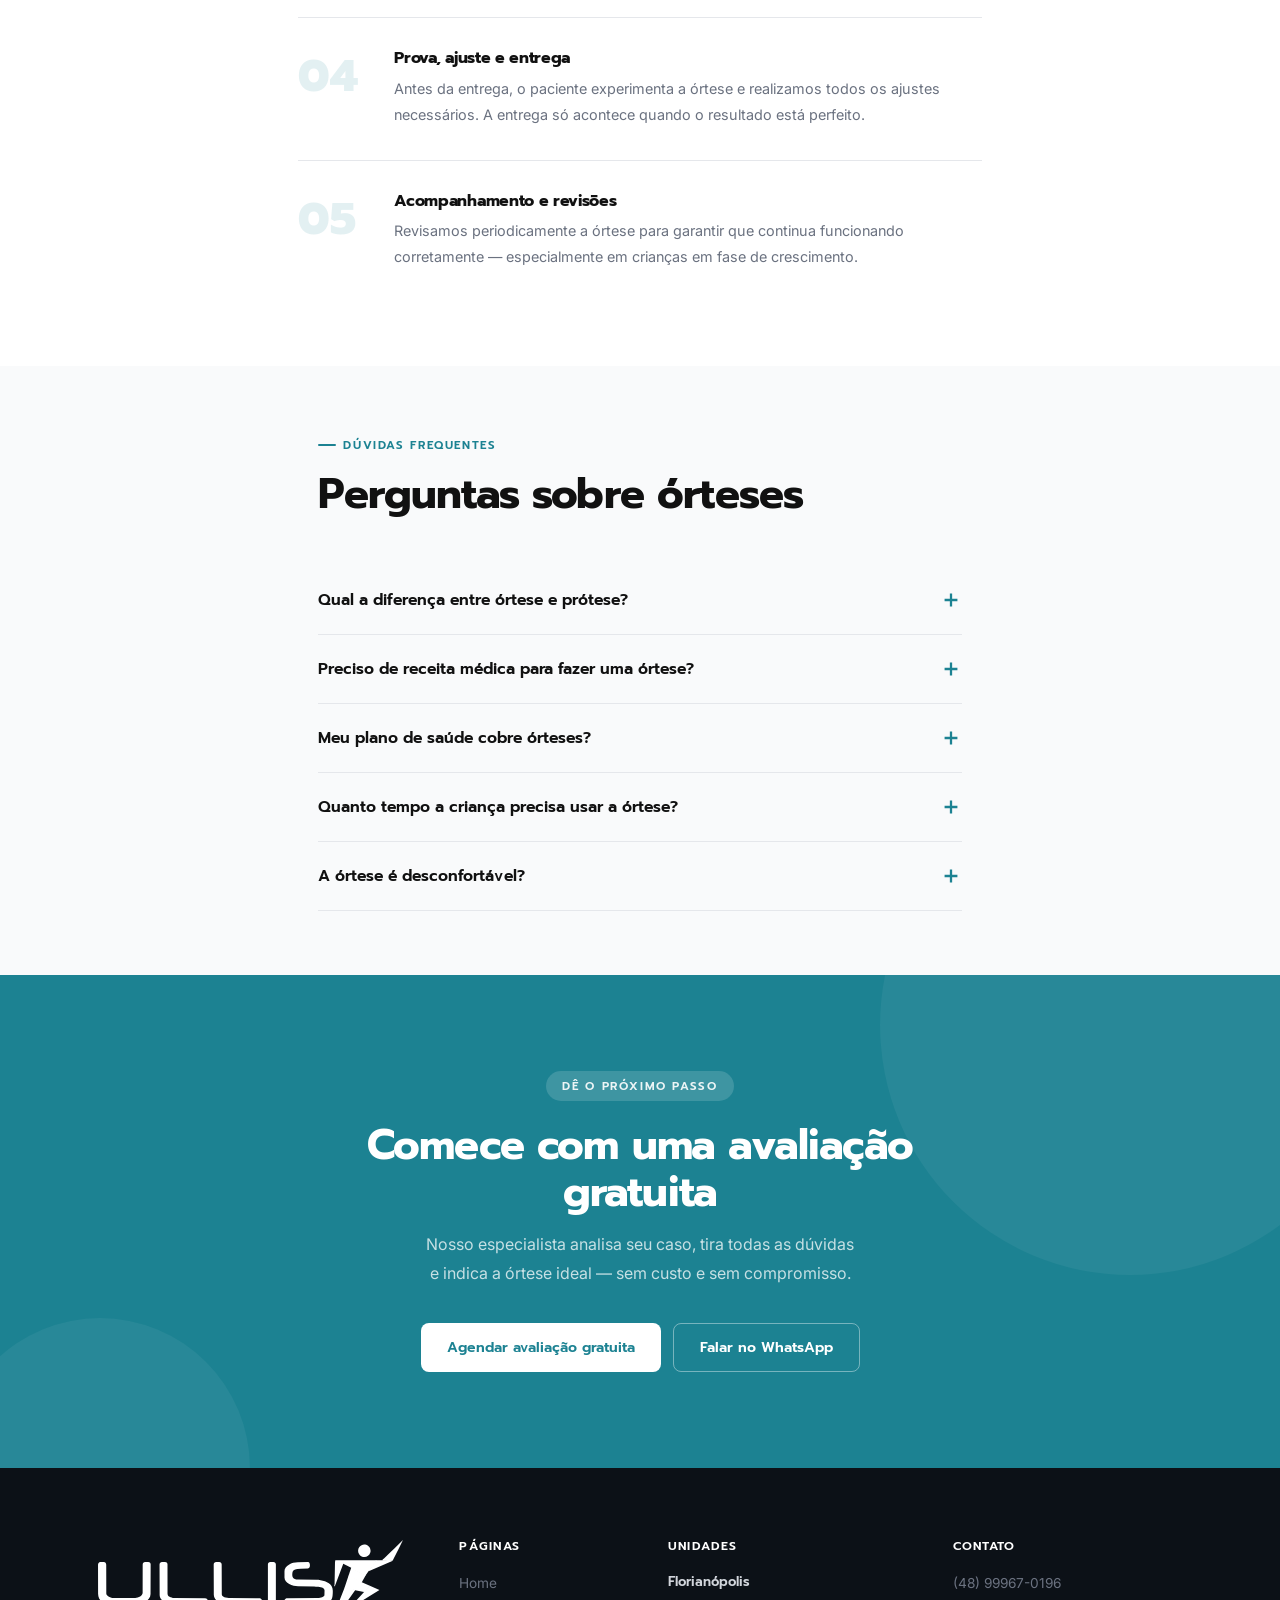
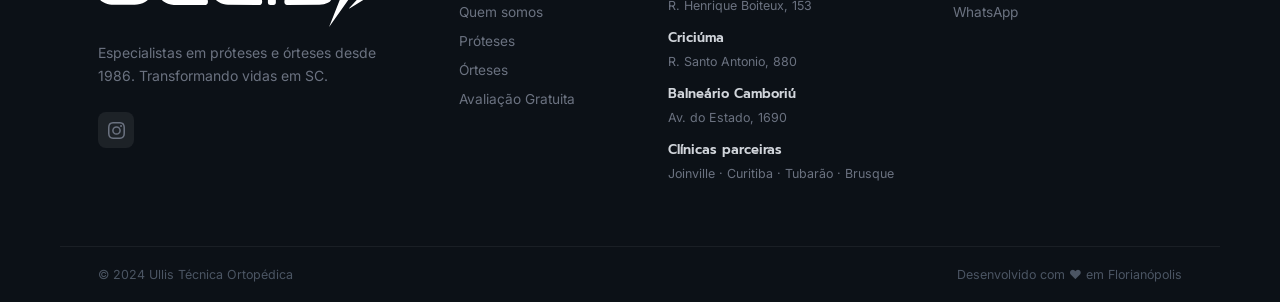
<file: Ullis/orteses.html>
<!DOCTYPE html>
<html lang="pt-BR">
<head>
  <!-- Google Tag Manager -->
  <script>(function(w,d,s,l,i){w[l]=w[l]||[];w[l].push({'gtm.start':
  new Date().getTime(),event:'gtm.js'});var f=d.getElementsByTagName(s)[0],
  j=d.createElement(s),dl=l!='dataLayer'?'&l='+l:'';j.async=true;j.src=
  'https://www.googletagmanager.com/gtm.js?id='+i+dl;f.parentNode.insertBefore(j,f);
  })(window,document,'script','dataLayer','GTM-PT29QJKT');</script>
  <!-- End Google Tag Manager -->
  <meta charset="UTF-8"><meta name="viewport" content="width=device-width, initial-scale=1.0">
  <title>Órteses Ortopédicas em SC | Ullis Técnica Ortopédica</title>
  <meta name="description" content="Órteses personalizadas para coluna, membros inferiores, superiores e pediátricas. Fabricadas sob medida com 40 anos de experiência em Santa Catarina. Avaliação gratuita.">
  <link rel="canonical" href="https://ullis.com.br/orteses">
  <meta name="keywords" content="órtese ortopédica, órtese coluna, órtese membro inferior, órtese pediátrica, órtese Florianópolis, órtese SC">
  <link rel="preconnect" href="https://fonts.googleapis.com">
  <link rel="preconnect" href="https://fonts.gstatic.com" crossorigin>
  <link href="https://fonts.googleapis.com/css2?family=Prompt:ital,wght@0,300;0,400;0,600;0,700;0,800;1,700&family=Inter:wght@400;500&family=Fraunces:ital,opsz,wght@1,9..144,700&display=swap" rel="stylesheet">
  <link rel="stylesheet" href="css/main.css">
  <script type="application/ld+json">
  {"@context":"https://schema.org","@type":"Service","name":"Órteses Ortopédicas","provider":{"@type":"MedicalBusiness","name":"Ullis Técnica Ortopédica"},"serviceType":"Ortopedia Técnica","description":"Fabricação de órteses ortopédicas personalizadas para coluna, membros e uso pediátrico","areaServed":"Santa Catarina"}
  </script>
  <style>
  /* Types grid */
  .types-grid{display:grid;grid-template-columns:repeat(2,1fr);gap:20px;margin-bottom:80px}
  .type-card{border:1px solid var(--bd);border-radius:var(--rl);overflow:hidden;transition:border-color var(--tr),box-shadow var(--tr),transform var(--tr)}
  .type-card:hover{border-color:var(--c);box-shadow:0 8px 32px rgba(28,130,146,.1);transform:translateY(-3px)}
  .type-card__img{aspect-ratio:4/3;overflow:hidden;background:#f4f6f7}
  .type-card__img img{width:100%;height:100%;object-fit:contain;padding:12px;transition:transform .5s ease}
  .type-card:hover .type-card__img img{transform:scale(1.04)}
  .type-card__body{padding:28px 30px}
  .type-card__num{font-family:'Prompt',sans-serif;font-size:.72rem;font-weight:700;color:var(--c);letter-spacing:.14em;text-transform:uppercase;margin-bottom:10px}
  .type-card__body h3{font-size:1.3rem;margin-bottom:10px}
  .type-card__body p{font-size:.88rem;margin-bottom:18px}

  /* Indicações */
  .ind-grid{display:grid;grid-template-columns:repeat(3,1fr);gap:16px;margin-bottom:80px}
  .ind-card{padding:24px;border:1px solid var(--bd);border-radius:var(--r);transition:border-color var(--tr),background var(--tr)}
  .ind-card:hover{border-color:var(--c);background:var(--cl)}
  .ind-card__ico{font-size:1.6rem;margin-bottom:12px}
  .ind-card h4{font-size:.95rem;margin-bottom:6px}
  .ind-card p{font-size:.82rem}

  /* Process */
  .process-list{display:flex;flex-direction:column;gap:0}
  .process-item{display:grid;grid-template-columns:72px 1fr;gap:24px;padding:32px 0;border-bottom:1px solid var(--bd)}
  .process-item:last-child{border-bottom:none}
  .process-item__n{font-family:'Prompt',sans-serif;font-size:2.8rem;font-weight:800;color:var(--cm);line-height:1;padding-top:4px}
  .process-item h4{margin-bottom:8px}
  .process-item p{font-size:.9rem}

  /* FAQ */
  .faq-list{display:flex;flex-direction:column;gap:0}
  .faq-item{border-bottom:1px solid var(--bd)}
  .faq-q{display:flex;align-items:center;justify-content:space-between;gap:16px;padding:22px 0;cursor:pointer;font-family:'Prompt',sans-serif;font-size:.98rem;font-weight:600;color:var(--t);transition:color var(--tr)}
  .faq-q:hover{color:var(--c)}
  .faq-icon{width:22px;height:22px;flex-shrink:0;color:var(--c);transition:transform .3s}
  .faq-a{font-size:.9rem;line-height:1.75;color:var(--tm);padding-bottom:20px;display:none}
  .faq-item.open .faq-a{display:block}
  .faq-item.open .faq-icon{transform:rotate(45deg)}

  /* Diferencial split */
  .diff-split{display:grid;grid-template-columns:1fr 1fr;gap:clamp(40px,6vw,80px);align-items:center;margin-bottom:80px}
  .diff-img{border-radius:var(--rl);overflow:hidden;aspect-ratio:4/3;box-shadow:0 16px 48px rgba(0,0,0,.1)}
  .diff-img img{width:100%;height:100%;object-fit:cover}
  .diff-list{display:flex;flex-direction:column;gap:16px;margin:24px 0 32px}
  .diff-li{display:flex;align-items:flex-start;gap:12px}
  .diff-li__dot{width:20px;height:20px;border-radius:50%;background:var(--cl);display:flex;align-items:center;justify-content:center;flex-shrink:0;margin-top:2px}
  .diff-li__dot::before{content:'';width:7px;height:7px;border-radius:50%;background:var(--c)}
  .diff-li p{font-size:.9rem;margin:0}

  @media(max-width:1024px){.types-grid,.ind-grid{grid-template-columns:1fr 1fr}.diff-split{grid-template-columns:1fr}}
  @media(max-width:640px){.types-grid,.ind-grid{grid-template-columns:1fr}.process-item{grid-template-columns:1fr}.process-item__n{font-size:1.8rem}}
  /* Hero: no celular a imagem fica entre o título e o texto */
  .orteses-hero{max-width:100%;display:grid;grid-template-columns:1fr 1fr;grid-template-areas:"title media" "body media";column-gap:clamp(32px,5vw,64px);align-items:center}
  .orteses-hero__title{grid-area:title;align-self:end}
  .orteses-hero__body{grid-area:body;align-self:start;margin-top:16px}
  .orteses-hero__media{grid-area:media;display:flex;justify-content:center;align-items:center}
  .orteses-hero__media img{width:100%;height:auto;max-height:440px;object-fit:contain;filter:drop-shadow(0 20px 40px rgba(0,0,0,.25))}
  @media(max-width:768px){
    .orteses-hero{grid-template-columns:1fr;grid-template-areas:"title" "media" "body"}
    .orteses-hero__media{margin:24px 0 8px}
    .orteses-hero__media img{max-height:300px;width:auto;max-width:100%}
  }
  </style>
</head>
<body>
<!-- Google Tag Manager (noscript) -->
<noscript><iframe src="https://www.googletagmanager.com/ns.html?id=GTM-PT29QJKT" height="0" width="0" style="display:none;visibility:hidden"></iframe></noscript>
<!-- End Google Tag Manager (noscript) -->

<nav class="nav" id="nav">
  <div class="nav__i">
    <a href="/" class="logo"><img src="img/logo.svg" alt="Ullis Técnica Ortopédica" height="30"></a>
    <div class="nav__links">
      <a href="/">Home</a>
      <a href="/quem-somos">Quem somos</a>
      <a href="/proteses">Próteses</a>
      <a href="/orteses" class="active">Órteses</a>
      <a href="/unidades">Unidades</a>
      <a href="/doacao-protese">Doação de prótese</a>
    </div>
    <div class="nav__end"><a href="/avaliacao-gratuita" class="btn btn-teal nav__cta-btn">Avaliação Gratuita</a></div>
    <button class="burger" aria-label="Menu" id="burger"><span></span><span></span><span></span></button>
  </div>
</nav>

<!-- HERO -->
<section class="page-hero page-hero--teal">
  <div class="wrap">
    <div class="page-hero__breadcrumb">
      <a href="/" style="color:rgba(255,255,255,.6)">Home</a>
      <svg width="12" height="12" viewBox="0 0 24 24" fill="none" stroke="currentColor" stroke-width="2"><path d="M9 18l6-6-6-6"/></svg>
      <span>Órteses</span>
    </div>
    <div class="page-hero__inner orteses-hero">
      <div class="orteses-hero__title" data-r>
        <div class="eyebrow">Nossos serviços</div>
        <h1>Órteses que corrigem,<br><em>protegem e reabilitam</em></h1>
      </div>
      <div class="orteses-hero__media" data-r data-d="1">
        <img src="img/ortese-carbono-ullis.png" alt="Órtese de carbono fabricada pela Ullis Técnica Ortopédica" width="1303" height="1207">
      </div>
      <div class="orteses-hero__body" data-r>
        <p style="max-width:520px;font-size:1.05rem">Dispositivos ortopédicos personalizados — fabricados sob medida para o seu corpo, com tecnologia precisa e 40 anos de expertise da Ullis.</p>
        <div style="display:flex;gap:12px;margin-top:32px;flex-wrap:wrap">
          <a href="/avaliacao-gratuita" class="btn btn-wh">Agendar avaliação gratuita</a>
          <a href="https://wa.me/5548999670196" class="btn btn-ghost-wh" target="_blank" rel="noopener">Tirar dúvidas no WhatsApp</a>
        </div>
      </div>
    </div>
  </div>
</section>

<!-- O QUE É UMA ÓRTESE -->
<section class="s" style="background:#fff">
  <div class="wrap">
    <div class="diff-split">
      <div data-r>
        <div class="diff-img">
          <img src="img/ullis-ortese-fundo-cinza.jpg" alt="Órtese de membro inferior fabricada pela Ullis" width="1200" height="675" loading="lazy">
        </div>
      </div>
      <div data-r data-d="1">
        <div class="eyebrow">O que é uma órtese</div>
        <h2>Dispositivos que trabalham junto com o seu corpo</h2>
        <p style="margin:16px 0 8px">Órteses são dispositivos externos aplicados ao corpo com objetivos terapêuticos: corrigir deformidades, estabilizar articulações, aliviar dores ou apoiar a recuperação de lesões.</p>
        <p style="margin-bottom:16px">Diferente das próteses — que substituem um membro ausente — as órteses complementam e potencializam o que já existe, ajudando o corpo a funcionar melhor.</p>
        <div class="diff-list">
          <div class="diff-li"><div class="diff-li__dot"></div><p>Correção de postura e deformidades estruturais</p></div>
          <div class="diff-li"><div class="diff-li__dot"></div><p>Estabilização e proteção de articulações</p></div>
          <div class="diff-li"><div class="diff-li__dot"></div><p>Suporte à reabilitação pós-cirúrgica</p></div>
          <div class="diff-li"><div class="diff-li__dot"></div><p>Redução de dor e melhora da função</p></div>
          <div class="diff-li"><div class="diff-li__dot"></div><p>Desenvolvimento saudável em crianças</p></div>
        </div>
        <a href="/avaliacao-gratuita" class="btn btn-teal">Agendar avaliação gratuita</a>
      </div>
    </div>

    <!-- TIPOS -->
    <div style="margin-bottom:56px" data-r>
      <div class="eyebrow">Tipos de órteses</div>
      <h2>Uma solução para cada condição</h2>
      <p style="max-width:520px;margin-top:12px">Atendemos crianças e adultos com as mais diversas necessidades ortopédicas, sempre com fabricação 100% personalizada.</p>
    </div>
    <div class="types-grid">
      <div class="type-card" data-r>
        <div class="type-card__img">
          <!-- IMAGEM: órtese de coluna — substituir -->
          <img src="img/ullis-ortese-coluna.png" alt="Órtese de coluna fabricada pela Ullis" loading="lazy">
        </div>
        <div class="type-card__body">
          <div class="type-card__num">Tipo 01</div>
          <h3>Órteses de Coluna</h3>
          <p>Indicadas para escoliose, cifose, hiperlordose e pós-operatório vertebral. Fabricadas com materiais leves e respiráveis que garantem suporte sem comprometer a mobilidade.</p>
          <div class="tags">
            <span class="tag">Escoliose</span>
            <span class="tag">Cifose</span>
            <span class="tag">Pós-cirúrgica</span>
            <span class="tag">Lombar</span>
          </div>
        </div>
      </div>
      <div class="type-card" data-r data-d="1">
        <div class="type-card__img">
          <!-- IMAGEM: órtese de membro inferior — substituir -->
          <img src="img/Ullis-ortese-inferior-adulto.jpg" alt="Órtese de membro inferior da Ullis Técnica Ortopédica" loading="lazy">
        </div>
        <div class="type-card__body">
          <div class="type-card__num">Tipo 02</div>
          <h3>Membro Inferior (MMII)</h3>
          <p>Órteses de tornozelo (AFO), joelho (KAFO), quadril e pé para tratamento de paralisia, equino, pé torto congênito, drop foot e outras condições neuromusculares.</p>
          <div class="tags">
            <span class="tag">AFO</span>
            <span class="tag">KAFO</span>
            <span class="tag">Drop Foot</span>
            <span class="tag">Pé equino</span>
          </div>
        </div>
      </div>
      <div class="type-card" data-r data-d="2">
        <div class="type-card__img">
          <!-- IMAGEM: órtese de membro superior — substituir -->
          <img src="img/ortese-membro-superior.jpg" alt="Órtese de membro superior da Ullis" loading="lazy">
        </div>
        <div class="type-card__body">
          <div class="type-card__num">Tipo 03</div>
          <h3>Membro Superior (MMSS)</h3>
          <p>Órteses de punho, cotovelo e ombro para tratamento de lesões, reabilitação neurológica e suporte funcional — com foco em manter a função da mão e braço.</p>
          <div class="tags">
            <span class="tag">Punho</span>
            <span class="tag">Cotovelo</span>
            <span class="tag">Neurológica</span>
          </div>
        </div>
      </div>
      <div class="type-card" data-r data-d="3">
        <div class="type-card__img">
          <!-- IMAGEM: órtese pediátrica — substituir -->
          <img src="img/ullis-ortese-infantil.jpg" alt="Órtese pediátrica infantil da Ullis" loading="lazy">
        </div>
        <div class="type-card__body">
          <div class="type-card__num">Tipo 04</div>
          <h3>Pediátrica</h3>
          <p>Desenvolvidas especialmente para crianças, com materiais seguros, leves e em cores vibrantes. Acompanham o crescimento com ajustes periódicos para resultados ideais.</p>
          <div class="tags">
            <span class="tag">Infantil</span>
            <span class="tag">Desenvolvimento</span>
            <span class="tag">Pé torto</span>
          </div>
        </div>
      </div>
    </div>
  </div>
</section>

<!-- INDICAÇÕES -->
<section class="s-sm" style="background:var(--bg)">
  <div class="wrap">
    <div style="text-align:center;max-width:520px;margin:0 auto 48px" data-r>
      <div class="eyebrow">Quando indicar</div>
      <h2>Condições que tratamos com órteses</h2>
      <p style="margin-top:12px">As órteses são indicadas para uma ampla variedade de condições ortopédicas e neurológicas.</p>
    </div>
    <div class="ind-grid">
      <div class="ind-card" data-r><div class="ind-card__ico">🦴</div><h4>Escoliose</h4><p>Desvio lateral da coluna — a órtese atua na correção progressiva durante o crescimento.</p></div>
      <div class="ind-card" data-r data-d="1"><div class="ind-card__ico">🦶</div><h4>Pé torto congênito</h4><p>Deformidade presente ao nascimento, tratada desde os primeiros meses de vida.</p></div>
      <div class="ind-card" data-r data-d="2"><div class="ind-card__ico">⚡</div><h4>Paralisia cerebral</h4><p>Órteses de membro inferior para posicionamento, marcha e prevenção de deformidades.</p></div>
      <div class="ind-card" data-r><div class="ind-card__ico">🧠</div><h4>AVC e hemiplegia</h4><p>Suporte para recuperação funcional dos membros após acidente vascular cerebral.</p></div>
      <div class="ind-card" data-r data-d="1"><div class="ind-card__ico">🏃</div><h4>Lesões esportivas</h4><p>Proteção e estabilização de joelho, tornozelo e punho durante a reabilitação.</p></div>
      <div class="ind-card" data-r data-d="2"><div class="ind-card__ico">🔧</div><h4>Pós-operatório</h4><p>Suporte estrutural para recuperação segura após cirurgias ortopédicas.</p></div>
    </div>
  </div>
</section>

<!-- PROCESSO -->
<section class="s-sm" style="background:#fff">
  <div class="wrap" style="max-width:760px">
    <div style="margin-bottom:48px" data-r>
      <div class="eyebrow">Como funciona</div>
      <h2>Do diagnóstico à entrega</h2>
      <p style="margin-top:12px">Um processo técnico e cuidadoso para garantir que sua órtese funcione exatamente como precisa.</p>
    </div>
    <div class="process-list">
      <div class="process-item" data-r>
        <div class="process-item__n">01</div>
        <div>
          <h4>Avaliação e diagnóstico</h4>
          <p>Nosso especialista analisa a condição ortopédica, revisa laudos médicos e discute os objetivos do tratamento — tudo de forma gratuita e sem compromisso.</p>
        </div>
      </div>
      <div class="process-item" data-r>
        <div class="process-item__n">02</div>
        <div>
          <h4>Moldagem e medição</h4>
          <p>Realizamos a moldagem precisa da região a ser tratada para garantir um encaixe perfeito e confortável — sem folgas nem pressões indevidas.</p>
        </div>
      </div>
      <div class="process-item" data-r>
        <div class="process-item__n">03</div>
        <div>
          <h4>Fabricação personalizada</h4>
          <p>A órtese é fabricada artesanalmente a partir do molde, com materiais selecionados para cada tipo de condição — termoformáveis, fibra de carbono, polipropileno e outros.</p>
        </div>
      </div>
      <div class="process-item" data-r>
        <div class="process-item__n">04</div>
        <div>
          <h4>Prova, ajuste e entrega</h4>
          <p>Antes da entrega, o paciente experimenta a órtese e realizamos todos os ajustes necessários. A entrega só acontece quando o resultado está perfeito.</p>
        </div>
      </div>
      <div class="process-item" data-r>
        <div class="process-item__n">05</div>
        <div>
          <h4>Acompanhamento e revisões</h4>
          <p>Revisamos periodicamente a órtese para garantir que continua funcionando corretamente — especialmente em crianças em fase de crescimento.</p>
        </div>
      </div>
    </div>
  </div>
</section>

<!-- FAQ -->
<section class="s-sm" style="background:var(--bg)">
  <div class="wrap" style="max-width:720px">
    <div style="margin-bottom:48px" data-r>
      <div class="eyebrow">Dúvidas frequentes</div>
      <h2>Perguntas sobre órteses</h2>
    </div>
    <div class="faq-list" data-r>
      <div class="faq-item">
        <div class="faq-q">Qual a diferença entre órtese e prótese?
          <svg class="faq-icon" viewBox="0 0 24 24" fill="none" stroke="currentColor" stroke-width="2.5"><path d="M12 5v14M5 12h14"/></svg>
        </div>
        <div class="faq-a">A prótese substitui um membro ausente (após amputação, por exemplo). A órtese é um dispositivo externo que complementa um membro existente — corrigindo postura, estabilizando articulações ou apoiando a recuperação. Ambas são fabricadas sob medida na Ullis.</div>
      </div>
      <div class="faq-item">
        <div class="faq-q">Preciso de receita médica para fazer uma órtese?
          <svg class="faq-icon" viewBox="0 0 24 24" fill="none" stroke="currentColor" stroke-width="2.5"><path d="M12 5v14M5 12h14"/></svg>
        </div>
        <div class="faq-a">Para a avaliação inicial, não é necessário. Porém, para a cobertura pelo plano de saúde ou SUS, é necessária a prescrição médica. Nossa equipe orienta sobre toda a documentação necessária.</div>
      </div>
      <div class="faq-item">
        <div class="faq-q">Meu plano de saúde cobre órteses?
          <svg class="faq-icon" viewBox="0 0 24 24" fill="none" stroke="currentColor" stroke-width="2.5"><path d="M12 5v14M5 12h14"/></svg>
        </div>
        <div class="faq-a">A maioria dos planos de saúde e o SUS cobrem órteses ortopédicas mediante prescrição médica. Auxiliamos com toda a documentação necessária para a solicitação. Consulte-nos para entender como funciona no seu caso específico.</div>
      </div>
      <div class="faq-item">
        <div class="faq-q">Quanto tempo a criança precisa usar a órtese?
          <svg class="faq-icon" viewBox="0 0 24 24" fill="none" stroke="currentColor" stroke-width="2.5"><path d="M12 5v14M5 12h14"/></svg>
        </div>
        <div class="faq-a">Depende da condição e da resposta ao tratamento. Em casos como escoliose, o uso pode durar anos — geralmente até o final do crescimento ósseo. Em lesões e pós-operatórios, pode ser de semanas a meses. O médico e nosso especialista definem juntos o protocolo ideal.</div>
      </div>
      <div class="faq-item">
        <div class="faq-q">A órtese é desconfortável?
          <svg class="faq-icon" viewBox="0 0 24 24" fill="none" stroke="currentColor" stroke-width="2.5"><path d="M12 5v14M5 12h14"/></svg>
        </div>
        <div class="faq-a">Uma órtese bem fabricada e ajustada não deve causar desconforto significativo. As primeiras semanas podem exigir adaptação, mas qualquer dor ou pressão excessiva é sinal de que ajustes são necessários — e estamos sempre disponíveis para isso.</div>
      </div>
    </div>
  </div>
</section>

<!-- CTA -->
<section class="cta-final">
  <div class="cta-final__in" data-r>
    <span class="cta-tag">Dê o próximo passo</span>
    <h2>Comece com uma avaliação gratuita</h2>
    <p>Nosso especialista analisa seu caso, tira todas as dúvidas e indica a órtese ideal — sem custo e sem compromisso.</p>
    <div class="cta-final__btns">
      <a href="/avaliacao-gratuita" class="btn btn-wh">Agendar avaliação gratuita</a>
      <a href="https://wa.me/5548999670196" class="btn btn-ghost-wh" target="_blank" rel="noopener">Falar no WhatsApp</a>
    </div>
  </div>
</section>

<footer class="footer">
  <div class="footer__main">
    <div><div class="footer__brand-name"><img src="img/logo.svg" alt="Ullis" height="34" style="filter:brightness(0) invert(1)"></div><p class="brand-desc">Especialistas em próteses e órteses desde 1986. Transformando vidas em SC.</p><div class="soc"><a href="https://www.instagram.com/ullistecnicaortopedica/" target="_blank" rel="noopener" aria-label="Instagram"><svg width="17" height="17" viewBox="0 0 24 24" fill="currentColor"><path d="M12 2.163c3.204 0 3.584.012 4.85.07 3.252.148 4.771 1.691 4.919 4.919.058 1.265.069 1.645.069 4.849 0 3.205-.012 3.584-.069 4.849-.149 3.225-1.664 4.771-4.919 4.919-1.266.058-1.644.07-4.85.07-3.204 0-3.584-.012-4.849-.07-3.26-.149-4.771-1.699-4.919-4.92-.058-1.265-.07-1.644-.07-4.849 0-3.204.013-3.583.07-4.849.149-3.227 1.664-4.771 4.919-4.919 1.266-.057 1.645-.069 4.849-.069zM12 0C8.741 0 8.333.014 7.053.072 2.695.272.273 2.69.073 7.052.014 8.333 0 8.741 0 12c0 3.259.014 3.668.072 4.948.2 4.358 2.618 6.78 6.98 6.98C8.333 23.986 8.741 24 12 24c3.259 0 3.668-.014 4.948-.072 4.354-.2 6.782-2.618 6.979-6.98.059-1.28.073-1.689.073-4.948 0-3.259-.014-3.667-.072-4.947-.196-4.354-2.617-6.78-6.979-6.98C15.668.014 15.259 0 12 0zm0 5.838a6.162 6.162 0 100 12.324 6.162 6.162 0 000-12.324zM12 16a4 4 0 110-8 4 4 0 010 8zm6.406-11.845a1.44 1.44 0 100 2.881 1.44 1.44 0 000-2.881z"/></svg></a></div></div>
    <div class="footer__col"><h5>Páginas</h5><ul><li><a href="/">Home</a></li><li><a href="/quem-somos">Quem somos</a></li><li><a href="/proteses">Próteses</a></li><li><a href="/orteses">Órteses</a></li><li><a href="/avaliacao-gratuita">Avaliação Gratuita</a></li></ul></div>
    <div class="footer__col"><h5>Unidades</h5><div class="footer__addrs"><div class="footer__addr"><strong>Florianópolis</strong><span>R. Henrique Boiteux, 153</span></div><div class="footer__addr"><strong>Criciúma</strong><span>R. Santo Antonio, 880</span></div><div class="footer__addr"><strong>Balneário Camboriú</strong><span>Av. do Estado, 1690</span></div><div class="footer__addr"><strong>Clínicas parceiras</strong><span>Joinville · Curitiba · Tubarão · Brusque</span></div></div></div>
    <div class="footer__col"><h5>Contato</h5><ul><li><a href="tel:+5548999670196">(48) 99967-0196</a></li><li><a href="https://wa.me/5548999670196" target="_blank">WhatsApp</a></li></ul></div>
  </div>
  <div style="max-width:var(--max);margin:0 auto"><div class="footer__bar"><span>© 2024 Ullis Técnica Ortopédica</span><span>Desenvolvido com ♥ em Florianópolis</span></div></div>
</footer>

<a href="https://wa.me/5548999670196?text=Olá!%20Gostaria%20de%20saber%20mais%20sobre%20órteses." target="_blank" rel="noopener" class="wa" aria-label="WhatsApp"><svg viewBox="0 0 24 24" fill="currentColor"><path d="M17.472 14.382c-.297-.149-1.758-.867-2.03-.967-.273-.099-.471-.148-.67.15-.197.297-.767.966-.94 1.164-.173.199-.347.223-.644.075-.297-.15-1.255-.463-2.39-1.475-.883-.788-1.48-1.761-1.653-2.059-.173-.297-.018-.458.13-.606.134-.133.298-.347.446-.52.149-.174.198-.298.298-.497.099-.198.05-.371-.025-.52-.075-.149-.669-1.612-.916-2.207-.242-.579-.487-.5-.669-.51-.173-.008-.371-.01-.57-.01-.198 0-.52.074-.792.372-.272.297-1.04 1.016-1.04 2.479 0 1.462 1.065 2.875 1.213 3.074.149.198 2.096 3.2 5.077 4.487.709.306 1.262.489 1.694.625.712.227 1.36.195 1.871.118.571-.085 1.758-.719 2.006-1.413.248-.694.248-1.289.173-1.413-.074-.124-.272-.198-.57-.347m-5.421 7.403h-.004a9.87 9.87 0 01-5.031-1.378l-.361-.214-3.741.982.998-3.648-.235-.374a9.86 9.86 0 01-1.51-5.26c.001-5.45 4.436-9.884 9.888-9.884 2.64 0 5.122 1.03 6.988 2.898a9.825 9.825 0 012.893 6.994c-.003 5.45-4.437 9.884-9.885 9.884m8.413-18.297A11.815 11.815 0 0012.05 0C5.495 0 .16 5.335.157 11.892c0 2.096.547 4.142 1.588 5.945L.057 24l6.305-1.654a11.882 11.882 0 005.683 1.448h.005c6.554 0 11.89-5.335 11.893-11.893a11.821 11.821 0 00-3.48-8.413z"/></svg><span>Como posso te ajudar?</span></a>

<script>
const nav=document.getElementById('nav');
window.addEventListener('scroll',()=>nav.classList.toggle('up',scrollY>10),{passive:true});
const ro=new IntersectionObserver(es=>es.forEach(e=>{if(e.isIntersecting)e.target.classList.add('on')}),{threshold:.1});
document.querySelectorAll('[data-r]').forEach(el=>ro.observe(el));
const burger=document.getElementById('burger');const links=document.querySelector('.nav__links');let open=false;
burger.addEventListener('click',()=>{open=!open;links.style.cssText=open?'display:flex;flex-direction:column;position:absolute;top:64px;left:0;right:0;background:#fff;padding:12px 16px 16px;border-bottom:1px solid #e5e7eb;gap:2px;z-index:99;box-shadow:0 8px 24px rgba(0,0,0,.08)':''});
document.querySelectorAll('.faq-q').forEach(q=>q.addEventListener('click',()=>q.parentElement.classList.toggle('open')));
</script>
</body>
</html>
</file>
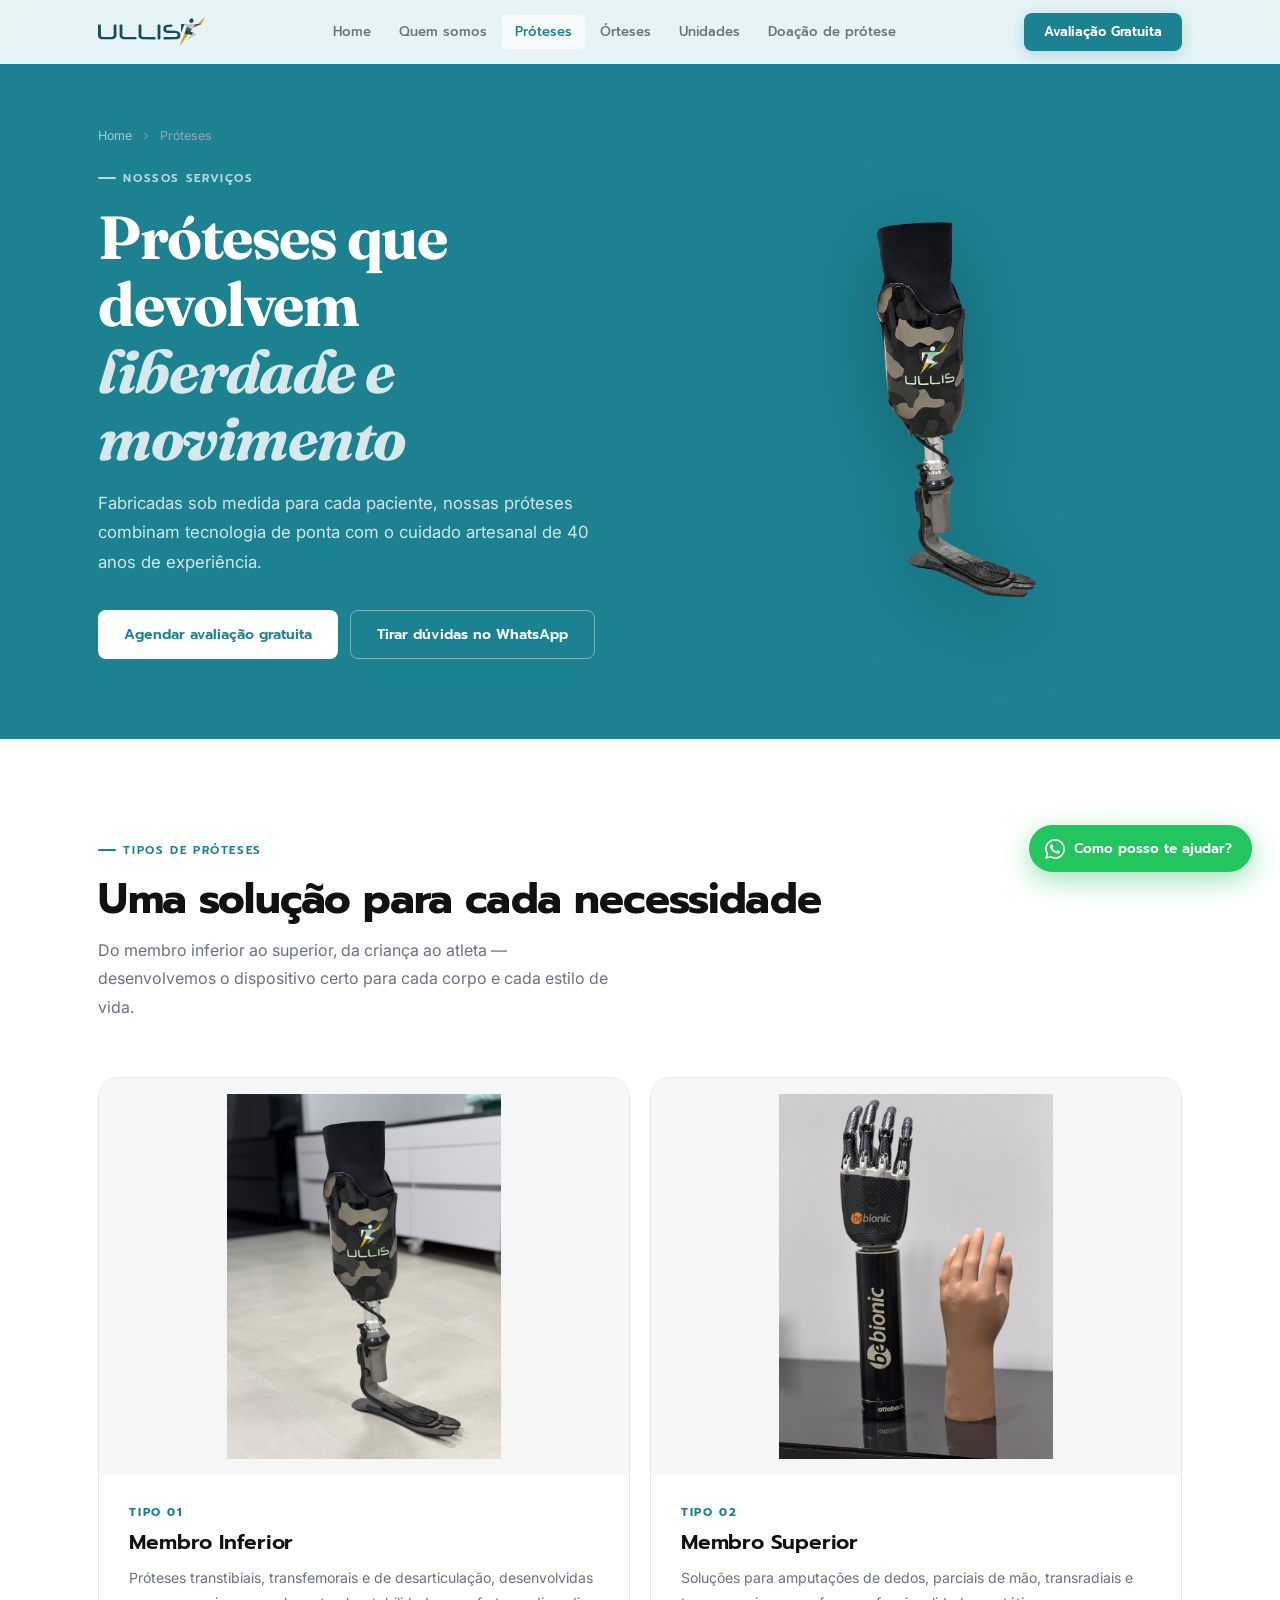
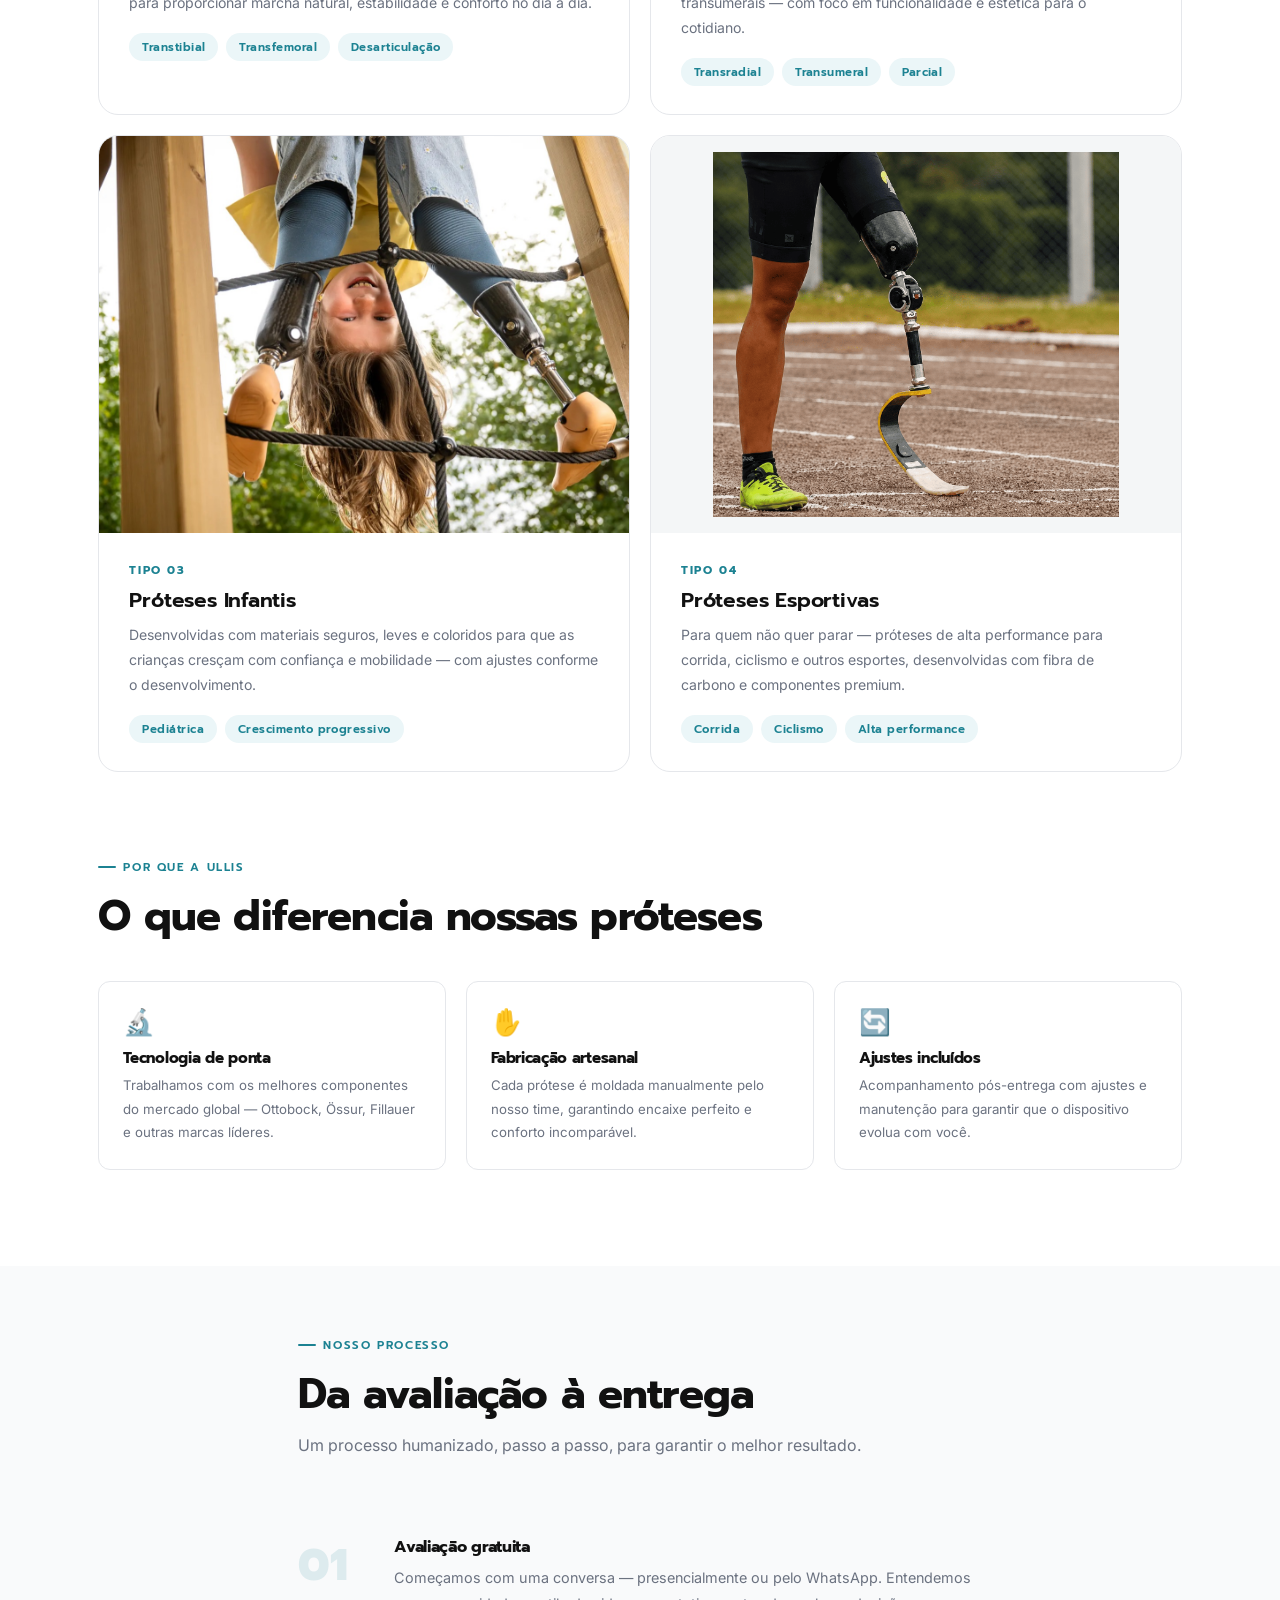
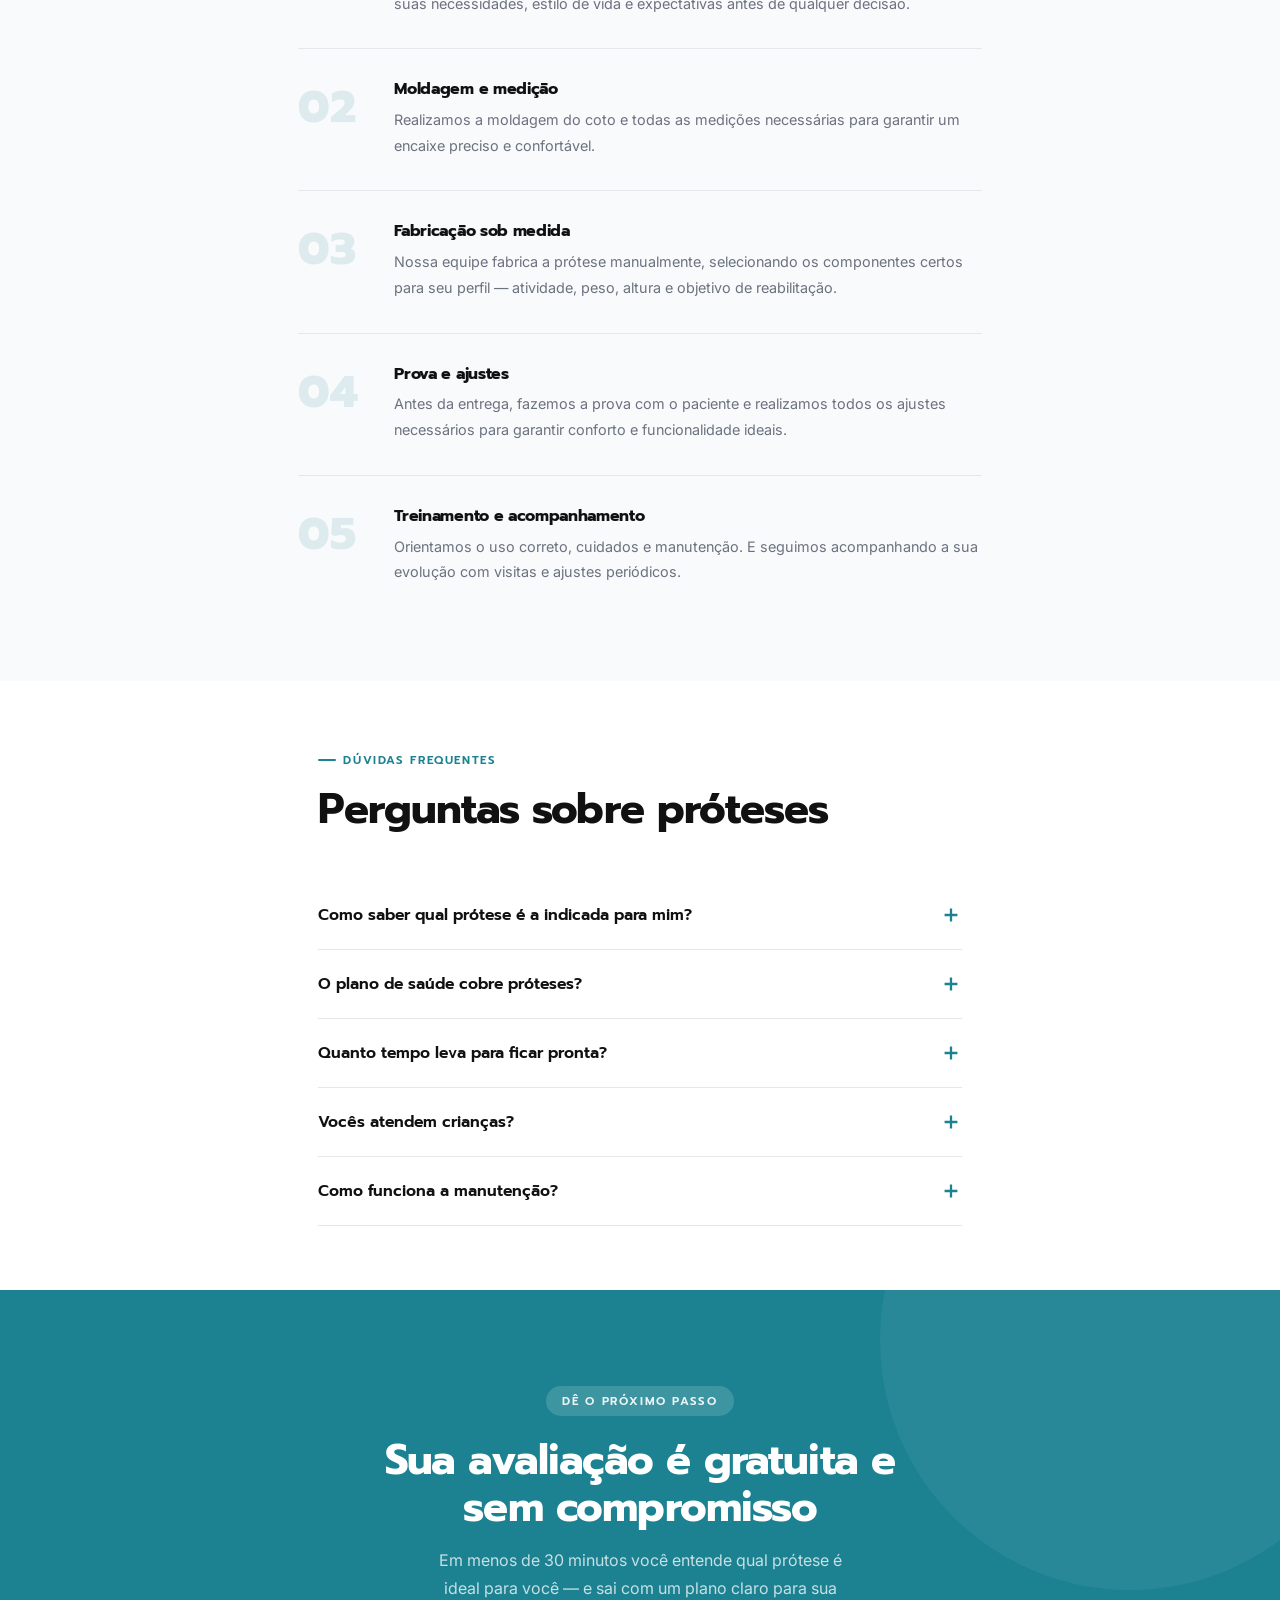
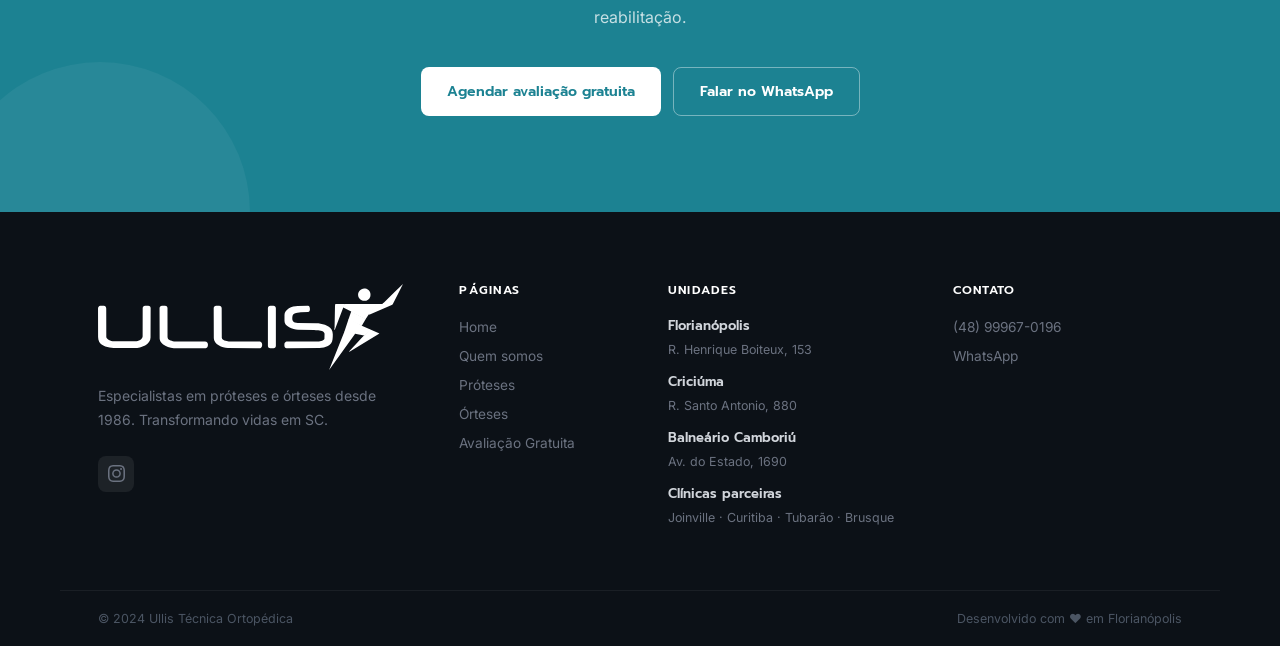
<file: Ullis/proteses.html>
<!DOCTYPE html>
<html lang="pt-BR">
<head>
  <!-- Google Tag Manager -->
  <script>(function(w,d,s,l,i){w[l]=w[l]||[];w[l].push({'gtm.start':
  new Date().getTime(),event:'gtm.js'});var f=d.getElementsByTagName(s)[0],
  j=d.createElement(s),dl=l!='dataLayer'?'&l='+l:'';j.async=true;j.src=
  'https://www.googletagmanager.com/gtm.js?id='+i+dl;f.parentNode.insertBefore(j,f);
  })(window,document,'script','dataLayer','GTM-PT29QJKT');</script>
  <!-- End Google Tag Manager -->
  <meta charset="UTF-8"><meta name="viewport" content="width=device-width, initial-scale=1.0">
  <title>Próteses Ortopédicas em SC | Ullis Técnica Ortopédica</title>
  <meta name="description" content="Próteses de membro inferior, superior, infantis e esportivas feitas sob medida. Mais de 40 anos de experiência em Santa Catarina. Avaliação gratuita.">
  <link rel="canonical" href="https://ullis.com.br/proteses">
  <meta name="keywords" content="prótese membro inferior, prótese membro superior, prótese infantil, prótese esportiva, prótese Florianópolis, prótese SC">
  <link rel="preconnect" href="https://fonts.googleapis.com">
  <link rel="preconnect" href="https://fonts.gstatic.com" crossorigin>
  <link href="https://fonts.googleapis.com/css2?family=Prompt:ital,wght@0,300;0,400;0,600;0,700;0,800;1,700&family=Inter:wght@400;500&family=Fraunces:ital,opsz,wght@1,9..144,700&display=swap" rel="stylesheet">
  <link rel="stylesheet" href="css/main.css">
  <script type="application/ld+json">
  {"@context":"https://schema.org","@type":"Service","name":"Próteses Ortopédicas","provider":{"@type":"MedicalBusiness","name":"Ullis Técnica Ortopédica"},"serviceType":"Ortopedia Técnica","description":"Fabricação de próteses de membro inferior, superior, infantis e esportivas sob medida","areaServed":"Santa Catarina"}
  </script>
  <style>
  .types-grid{display:grid;grid-template-columns:repeat(2,1fr);gap:20px;margin-bottom:80px}
  .type-card{border:1px solid var(--bd);border-radius:var(--rl);overflow:hidden;transition:border-color var(--tr),box-shadow var(--tr),transform var(--tr);cursor:pointer}
  .type-card:hover{border-color:var(--c);box-shadow:0 8px 32px rgba(28,130,146,.1);transform:translateY(-3px)}
  .type-card__img{aspect-ratio:4/3;overflow:hidden;background:#f4f6f7}
  .type-card__img img{width:100%;height:100%;object-fit:contain;padding:16px;transition:transform .5s ease}
  .type-card__img--photo img{object-fit:cover;padding:0}
  .type-card:hover .type-card__img img{transform:scale(1.04)}
  .type-card__body{padding:28px 30px}
  .type-card__num{font-family:'Prompt',sans-serif;font-size:.72rem;font-weight:700;color:var(--c);letter-spacing:.14em;text-transform:uppercase;margin-bottom:10px}
  .type-card__body h3{font-size:1.3rem;margin-bottom:10px}
  .type-card__body p{font-size:.88rem;margin-bottom:18px}

  .process-list{display:flex;flex-direction:column;gap:0}
  .process-item{display:grid;grid-template-columns:72px 1fr;gap:24px;padding:32px 0;border-bottom:1px solid var(--bd)}
  .process-item:last-child{border-bottom:none}
  .process-item__n{font-family:'Prompt',sans-serif;font-size:2.8rem;font-weight:800;color:var(--cm);line-height:1;padding-top:4px}
  .process-item h4{margin-bottom:8px}
  .process-item p{font-size:.9rem}

  .faq-list{display:flex;flex-direction:column;gap:0}
  .faq-item{border-bottom:1px solid var(--bd)}
  .faq-q{display:flex;align-items:center;justify-content:space-between;gap:16px;padding:22px 0;cursor:pointer;font-family:'Prompt',sans-serif;font-size:.98rem;font-weight:600;color:var(--t);transition:color var(--tr)}
  .faq-q:hover{color:var(--c)}
  .faq-icon{width:22px;height:22px;flex-shrink:0;color:var(--c);transition:transform .3s}
  .faq-a{font-size:.9rem;line-height:1.75;color:var(--tm);padding-bottom:20px;display:none}
  .faq-item.open .faq-a{display:block}
  .faq-item.open .faq-icon{transform:rotate(45deg)}

  .features-grid{display:grid;grid-template-columns:repeat(3,1fr);gap:20px}
  .feat{padding:24px;border:1px solid var(--bd);border-radius:var(--r);transition:border-color var(--tr),background var(--tr)}
  .feat:hover{border-color:var(--c);background:var(--cl)}
  .feat__ico{font-size:1.6rem;margin-bottom:12px}
  .feat h4{margin-bottom:8px;font-size:.95rem}
  .feat p{font-size:.83rem}

  @media(max-width:1024px){.types-grid,.features-grid{grid-template-columns:1fr 1fr}}
  @media(max-width:640px){.types-grid,.features-grid{grid-template-columns:1fr}.process-item{grid-template-columns:1fr}.process-item__n{font-size:1.8rem}}
  @media(max-width:768px){.page-hero__inner>div:last-child{display:none}}
  </style>
</head>
<body>
<!-- Google Tag Manager (noscript) -->
<noscript><iframe src="https://www.googletagmanager.com/ns.html?id=GTM-PT29QJKT" height="0" width="0" style="display:none;visibility:hidden"></iframe></noscript>
<!-- End Google Tag Manager (noscript) -->

<nav class="nav" id="nav">
  <div class="nav__i">
    <a href="/" class="logo"><img src="img/logo.svg" alt="Ullis Técnica Ortopédica" height="30"></a>
    <div class="nav__links">
      <a href="/">Home</a><a href="/quem-somos">Quem somos</a>
      <a href="/proteses" class="active">Próteses</a>
      <a href="/orteses">Órteses</a><a href="/unidades">Unidades</a><a href="/doacao-protese">Doação de prótese</a>
    </div>
    <div class="nav__end"><a href="/avaliacao-gratuita" class="btn btn-teal nav__cta-btn">Avaliação Gratuita</a></div>
    <button class="burger" aria-label="Menu" id="burger"><span></span><span></span><span></span></button>
  </div>
</nav>

<!-- HERO -->
<section class="page-hero page-hero--teal">
  <div class="wrap">
    <div class="page-hero__breadcrumb">
      <a href="/" style="color:rgba(255,255,255,.6)">Home</a>
      <svg width="12" height="12" viewBox="0 0 24 24" fill="none" stroke="currentColor" stroke-width="2"><path d="M9 18l6-6-6-6"/></svg>
      <span>Próteses</span>
    </div>
    <div class="page-hero__inner" style="max-width:100%;display:grid;grid-template-columns:1fr 1fr;gap:clamp(32px,5vw,64px);align-items:center">
      <div data-r>
        <div class="eyebrow">Nossos serviços</div>
        <h1>Próteses que devolvem<br><em>liberdade e movimento</em></h1>
        <p style="max-width:520px;margin-top:16px;font-size:1.05rem">Fabricadas sob medida para cada paciente, nossas próteses combinam tecnologia de ponta com o cuidado artesanal de 40 anos de experiência.</p>
        <div style="display:flex;gap:12px;margin-top:32px;flex-wrap:wrap">
          <a href="/avaliacao-gratuita" class="btn btn-wh">Agendar avaliação gratuita</a>
          <a href="https://wa.me/5548999670196" class="btn btn-ghost-wh" target="_blank" rel="noopener">Tirar dúvidas no WhatsApp</a>
        </div>
      </div>
      <div data-r data-d="1" style="display:flex;justify-content:center;align-items:center">
        <img src="img/ullis-capa-header-protese.png" alt="Prótese fabricada pela Ullis Técnica Ortopédica" style="width:100%;max-height:420px;object-fit:contain;filter:drop-shadow(0 20px 40px rgba(0,0,0,.25))">
      </div>
    </div>
  </div>
</section>

<!-- TIPOS -->
<section class="s" style="background:#fff">
  <div class="wrap">
    <div style="margin-bottom:56px" data-r>
      <div class="eyebrow">Tipos de próteses</div>
      <h2>Uma solução para cada necessidade</h2>
      <p style="max-width:520px;margin-top:12px">Do membro inferior ao superior, da criança ao atleta — desenvolvemos o dispositivo certo para cada corpo e cada estilo de vida.</p>
    </div>
    <div class="types-grid">
      <div class="type-card" data-r>
        <div class="type-card__img">
          <!-- IMAGEM: Prótese de membro inferior — substituir -->
          <img src="img/ullis-protese-membros-inferiores.jpg" alt="Prótese de membro inferior fabricada pela Ullis" loading="lazy">
        </div>
        <div class="type-card__body">
          <div class="type-card__num">Tipo 01</div>
          <h3>Membro Inferior</h3>
          <p>Próteses transtibiais, transfemorais e de desarticulação, desenvolvidas para proporcionar marcha natural, estabilidade e conforto no dia a dia.</p>
          <div class="tags"><span class="tag">Transtibial</span><span class="tag">Transfemoral</span><span class="tag">Desarticulação</span></div>
        </div>
      </div>
      <div class="type-card" data-r data-d="1">
        <div class="type-card__img">
          <!-- IMAGEM: Prótese de membro superior — substituir -->
          <img src="img/ullis-protese-membro-superior.jpg" alt="Prótese de membro superior fabricada pela Ullis" loading="lazy">
        </div>
        <div class="type-card__body">
          <div class="type-card__num">Tipo 02</div>
          <h3>Membro Superior</h3>
          <p>Soluções para amputações de dedos, parciais de mão, transradiais e transumerais — com foco em funcionalidade e estética para o cotidiano.</p>
          <div class="tags"><span class="tag">Transradial</span><span class="tag">Transumeral</span><span class="tag">Parcial</span></div>
        </div>
      </div>
      <div class="type-card" data-r data-d="2">
        <div class="type-card__img type-card__img--photo">
          <img src="img/ullis-protese-infantil-crianca.jpg" alt="Criança com próteses infantis nas duas pernas brincando de cabeça para baixo em um trepa-trepa" width="1200" height="900" loading="lazy">
        </div>
        <div class="type-card__body">
          <div class="type-card__num">Tipo 03</div>
          <h3>Próteses Infantis</h3>
          <p>Desenvolvidas com materiais seguros, leves e coloridos para que as crianças cresçam com confiança e mobilidade — com ajustes conforme o desenvolvimento.</p>
          <div class="tags"><span class="tag">Pediátrica</span><span class="tag">Crescimento progressivo</span></div>
        </div>
      </div>
      <div class="type-card" data-r data-d="3">
        <div class="type-card__img">
          <!-- IMAGEM: Prótese esportiva — substituir -->
          <img src="img/ullis-protese-esportiva.png" alt="Prótese esportiva para atletas fabricada pela Ullis" loading="lazy">
        </div>
        <div class="type-card__body">
          <div class="type-card__num">Tipo 04</div>
          <h3>Próteses Esportivas</h3>
          <p>Para quem não quer parar — próteses de alta performance para corrida, ciclismo e outros esportes, desenvolvidas com fibra de carbono e componentes premium.</p>
          <div class="tags"><span class="tag">Corrida</span><span class="tag">Ciclismo</span><span class="tag">Alta performance</span></div>
        </div>
      </div>
    </div>

    <!-- DIFERENCIAIS -->
    <div style="margin-bottom:24px" data-r>
      <div class="eyebrow">Por que a Ullis</div>
      <h2 style="margin-bottom:40px">O que diferencia nossas próteses</h2>
    </div>
    <div class="features-grid">
      <div class="feat" data-r><div class="feat__ico">🔬</div><h4>Tecnologia de ponta</h4><p>Trabalhamos com os melhores componentes do mercado global — Ottobock, Össur, Fillauer e outras marcas líderes.</p></div>
      <div class="feat" data-r data-d="1"><div class="feat__ico">✋</div><h4>Fabricação artesanal</h4><p>Cada prótese é moldada manualmente pelo nosso time, garantindo encaixe perfeito e conforto incomparável.</p></div>
      <div class="feat" data-r data-d="2"><div class="feat__ico">🔄</div><h4>Ajustes incluídos</h4><p>Acompanhamento pós-entrega com ajustes e manutenção para garantir que o dispositivo evolua com você.</p></div>
    </div>
  </div>
</section>

<!-- PROCESSO -->
<section class="s-sm" style="background:var(--bg)">
  <div class="wrap" style="max-width:760px">
    <div style="margin-bottom:48px" data-r>
      <div class="eyebrow">Nosso processo</div>
      <h2>Da avaliação à entrega</h2>
      <p style="margin-top:12px">Um processo humanizado, passo a passo, para garantir o melhor resultado.</p>
    </div>
    <div class="process-list">
      <div class="process-item" data-r>
        <div class="process-item__n">01</div>
        <div>
          <h4>Avaliação gratuita</h4>
          <p>Começamos com uma conversa — presencialmente ou pelo WhatsApp. Entendemos suas necessidades, estilo de vida e expectativas antes de qualquer decisão.</p>
        </div>
      </div>
      <div class="process-item" data-r>
        <div class="process-item__n">02</div>
        <div>
          <h4>Moldagem e medição</h4>
          <p>Realizamos a moldagem do coto e todas as medições necessárias para garantir um encaixe preciso e confortável.</p>
        </div>
      </div>
      <div class="process-item" data-r>
        <div class="process-item__n">03</div>
        <div>
          <h4>Fabricação sob medida</h4>
          <p>Nossa equipe fabrica a prótese manualmente, selecionando os componentes certos para seu perfil — atividade, peso, altura e objetivo de reabilitação.</p>
        </div>
      </div>
      <div class="process-item" data-r>
        <div class="process-item__n">04</div>
        <div>
          <h4>Prova e ajustes</h4>
          <p>Antes da entrega, fazemos a prova com o paciente e realizamos todos os ajustes necessários para garantir conforto e funcionalidade ideais.</p>
        </div>
      </div>
      <div class="process-item" data-r>
        <div class="process-item__n">05</div>
        <div>
          <h4>Treinamento e acompanhamento</h4>
          <p>Orientamos o uso correto, cuidados e manutenção. E seguimos acompanhando a sua evolução com visitas e ajustes periódicos.</p>
        </div>
      </div>
    </div>
  </div>
</section>

<!-- FAQ -->
<section class="s-sm" style="background:#fff">
  <div class="wrap" style="max-width:720px">
    <div style="margin-bottom:48px" data-r>
      <div class="eyebrow">Dúvidas frequentes</div>
      <h2>Perguntas sobre próteses</h2>
    </div>
    <div class="faq-list" data-r>
      <div class="faq-item">
        <div class="faq-q">Como saber qual prótese é a indicada para mim?
          <svg class="faq-icon" viewBox="0 0 24 24" fill="none" stroke="currentColor" stroke-width="2.5"><path d="M12 5v14M5 12h14"/></svg>
        </div>
        <div class="faq-a">A escolha da prótese depende de vários fatores: nível de amputação, condição do coto, estilo de vida, objetivos de reabilitação e condição física geral. Nossa avaliação gratuita existe justamente para te ajudar a entender qual é a melhor opção para o seu caso.</div>
      </div>
      <div class="faq-item">
        <div class="faq-q">O plano de saúde cobre próteses?
          <svg class="faq-icon" viewBox="0 0 24 24" fill="none" stroke="currentColor" stroke-width="2.5"><path d="M12 5v14M5 12h14"/></svg>
        </div>
        <div class="faq-a">Sim, a maioria dos planos de saúde e o SUS cobrem próteses ortopédicas. Na Ullis, auxiliamos o paciente com toda a documentação necessária para a solicitação junto ao plano ou à rede pública. Entre em contato conosco para entender como funciona no seu caso.</div>
      </div>
      <div class="faq-item">
        <div class="faq-q">Quanto tempo leva para ficar pronta?
          <svg class="faq-icon" viewBox="0 0 24 24" fill="none" stroke="currentColor" stroke-width="2.5"><path d="M12 5v14M5 12h14"/></svg>
        </div>
        <div class="faq-a">O prazo médio de fabricação varia entre 2 e 4 semanas após a moldagem, dependendo do tipo de prótese e dos componentes escolhidos. Componentes especiais ou importados podem estender esse prazo.</div>
      </div>
      <div class="faq-item">
        <div class="faq-q">Vocês atendem crianças?
          <svg class="faq-icon" viewBox="0 0 24 24" fill="none" stroke="currentColor" stroke-width="2.5"><path d="M12 5v14M5 12h14"/></svg>
        </div>
        <div class="faq-a">Sim! As próteses infantis são uma das nossas especialidades. Trabalhamos com crianças de todas as idades, desenvolvendo dispositivos que se adaptam ao crescimento e permitem uma infância ativa e plena.</div>
      </div>
      <div class="faq-item">
        <div class="faq-q">Como funciona a manutenção?
          <svg class="faq-icon" viewBox="0 0 24 24" fill="none" stroke="currentColor" stroke-width="2.5"><path d="M12 5v14M5 12h14"/></svg>
        </div>
        <div class="faq-a">Realizamos revisões periódicas para garantir que a prótese esteja funcionando corretamente. Ajustes de encaixe, substituição de componentes desgastados e manutenção preventiva fazem parte do nosso acompanhamento pós-entrega.</div>
      </div>
    </div>
  </div>
</section>

<!-- CTA -->
<section class="cta-final">
  <div class="cta-final__in" data-r>
    <span class="cta-tag">Dê o próximo passo</span>
    <h2>Sua avaliação é gratuita e sem compromisso</h2>
    <p>Em menos de 30 minutos você entende qual prótese é ideal para você — e sai com um plano claro para sua reabilitação.</p>
    <div class="cta-final__btns">
      <a href="/avaliacao-gratuita" class="btn btn-wh">Agendar avaliação gratuita</a>
      <a href="https://wa.me/5548999670196" class="btn btn-ghost-wh" target="_blank" rel="noopener">Falar no WhatsApp</a>
    </div>
  </div>
</section>

<footer class="footer">
  <div class="footer__main">
    <div><div class="footer__brand-name"><img src="img/logo.svg" alt="Ullis" height="34" style="filter:brightness(0) invert(1)"></div><p class="brand-desc">Especialistas em próteses e órteses desde 1986. Transformando vidas em SC.</p><div class="soc"><a href="https://www.instagram.com/ullistecnicaortopedica/" target="_blank" rel="noopener" aria-label="Instagram"><svg width="17" height="17" viewBox="0 0 24 24" fill="currentColor"><path d="M12 2.163c3.204 0 3.584.012 4.85.07 3.252.148 4.771 1.691 4.919 4.919.058 1.265.069 1.645.069 4.849 0 3.205-.012 3.584-.069 4.849-.149 3.225-1.664 4.771-4.919 4.919-1.266.058-1.644.07-4.85.07-3.204 0-3.584-.012-4.849-.07-3.26-.149-4.771-1.699-4.919-4.92-.058-1.265-.07-1.644-.07-4.849 0-3.204.013-3.583.07-4.849.149-3.227 1.664-4.771 4.919-4.919 1.266-.057 1.645-.069 4.849-.069zM12 0C8.741 0 8.333.014 7.053.072 2.695.272.273 2.69.073 7.052.014 8.333 0 8.741 0 12c0 3.259.014 3.668.072 4.948.2 4.358 2.618 6.78 6.98 6.98C8.333 23.986 8.741 24 12 24c3.259 0 3.668-.014 4.948-.072 4.354-.2 6.782-2.618 6.979-6.98.059-1.28.073-1.689.073-4.948 0-3.259-.014-3.667-.072-4.947-.196-4.354-2.617-6.78-6.979-6.98C15.668.014 15.259 0 12 0zm0 5.838a6.162 6.162 0 100 12.324 6.162 6.162 0 000-12.324zM12 16a4 4 0 110-8 4 4 0 010 8zm6.406-11.845a1.44 1.44 0 100 2.881 1.44 1.44 0 000-2.881z"/></svg></a></div></div>
    <div class="footer__col"><h5>Páginas</h5><ul><li><a href="/">Home</a></li><li><a href="/quem-somos">Quem somos</a></li><li><a href="/proteses">Próteses</a></li><li><a href="/orteses">Órteses</a></li><li><a href="/avaliacao-gratuita">Avaliação Gratuita</a></li></ul></div>
    <div class="footer__col"><h5>Unidades</h5><div class="footer__addrs"><div class="footer__addr"><strong>Florianópolis</strong><span>R. Henrique Boiteux, 153</span></div><div class="footer__addr"><strong>Criciúma</strong><span>R. Santo Antonio, 880</span></div><div class="footer__addr"><strong>Balneário Camboriú</strong><span>Av. do Estado, 1690</span></div><div class="footer__addr"><strong>Clínicas parceiras</strong><span>Joinville · Curitiba · Tubarão · Brusque</span></div></div></div>
    <div class="footer__col"><h5>Contato</h5><ul><li><a href="tel:+5548999670196">(48) 99967-0196</a></li><li><a href="https://wa.me/5548999670196" target="_blank">WhatsApp</a></li></ul></div>
  </div>
  <div style="max-width:var(--max);margin:0 auto"><div class="footer__bar"><span>© 2024 Ullis Técnica Ortopédica</span><span>Desenvolvido com ♥ em Florianópolis</span></div></div>
</footer>

<a href="https://wa.me/5548999670196?text=Olá!%20Gostaria%20de%20agendar%20uma%20avaliação%20gratuita." target="_blank" rel="noopener" class="wa" aria-label="WhatsApp"><svg viewBox="0 0 24 24" fill="currentColor"><path d="M17.472 14.382c-.297-.149-1.758-.867-2.03-.967-.273-.099-.471-.148-.67.15-.197.297-.767.966-.94 1.164-.173.199-.347.223-.644.075-.297-.15-1.255-.463-2.39-1.475-.883-.788-1.48-1.761-1.653-2.059-.173-.297-.018-.458.13-.606.134-.133.298-.347.446-.52.149-.174.198-.298.298-.497.099-.198.05-.371-.025-.52-.075-.149-.669-1.612-.916-2.207-.242-.579-.487-.5-.669-.51-.173-.008-.371-.01-.57-.01-.198 0-.52.074-.792.372-.272.297-1.04 1.016-1.04 2.479 0 1.462 1.065 2.875 1.213 3.074.149.198 2.096 3.2 5.077 4.487.709.306 1.262.489 1.694.625.712.227 1.36.195 1.871.118.571-.085 1.758-.719 2.006-1.413.248-.694.248-1.289.173-1.413-.074-.124-.272-.198-.57-.347m-5.421 7.403h-.004a9.87 9.87 0 01-5.031-1.378l-.361-.214-3.741.982.998-3.648-.235-.374a9.86 9.86 0 01-1.51-5.26c.001-5.45 4.436-9.884 9.888-9.884 2.64 0 5.122 1.03 6.988 2.898a9.825 9.825 0 012.893 6.994c-.003 5.45-4.437 9.884-9.885 9.884m8.413-18.297A11.815 11.815 0 0012.05 0C5.495 0 .16 5.335.157 11.892c0 2.096.547 4.142 1.588 5.945L.057 24l6.305-1.654a11.882 11.882 0 005.683 1.448h.005c6.554 0 11.89-5.335 11.893-11.893a11.821 11.821 0 00-3.48-8.413z"/></svg><span>Como posso te ajudar?</span></a>

<script>
const nav=document.getElementById('nav');
window.addEventListener('scroll',()=>nav.classList.toggle('up',scrollY>10),{passive:true});
const ro=new IntersectionObserver(es=>es.forEach(e=>{if(e.isIntersecting)e.target.classList.add('on')}),{threshold:.1});
document.querySelectorAll('[data-r]').forEach(el=>ro.observe(el));
const burger=document.getElementById('burger');const links=document.querySelector('.nav__links');let open=false;
burger.addEventListener('click',()=>{open=!open;links.style.cssText=open?'display:flex;flex-direction:column;position:absolute;top:64px;left:0;right:0;background:#fff;padding:12px 16px 16px;border-bottom:1px solid #e5e7eb;gap:2px;z-index:99;box-shadow:0 8px 24px rgba(0,0,0,.08)':''});
// FAQ accordion
document.querySelectorAll('.faq-q').forEach(q=>q.addEventListener('click',()=>q.parentElement.classList.toggle('open')));
</script>
</body>
</html>
</file>
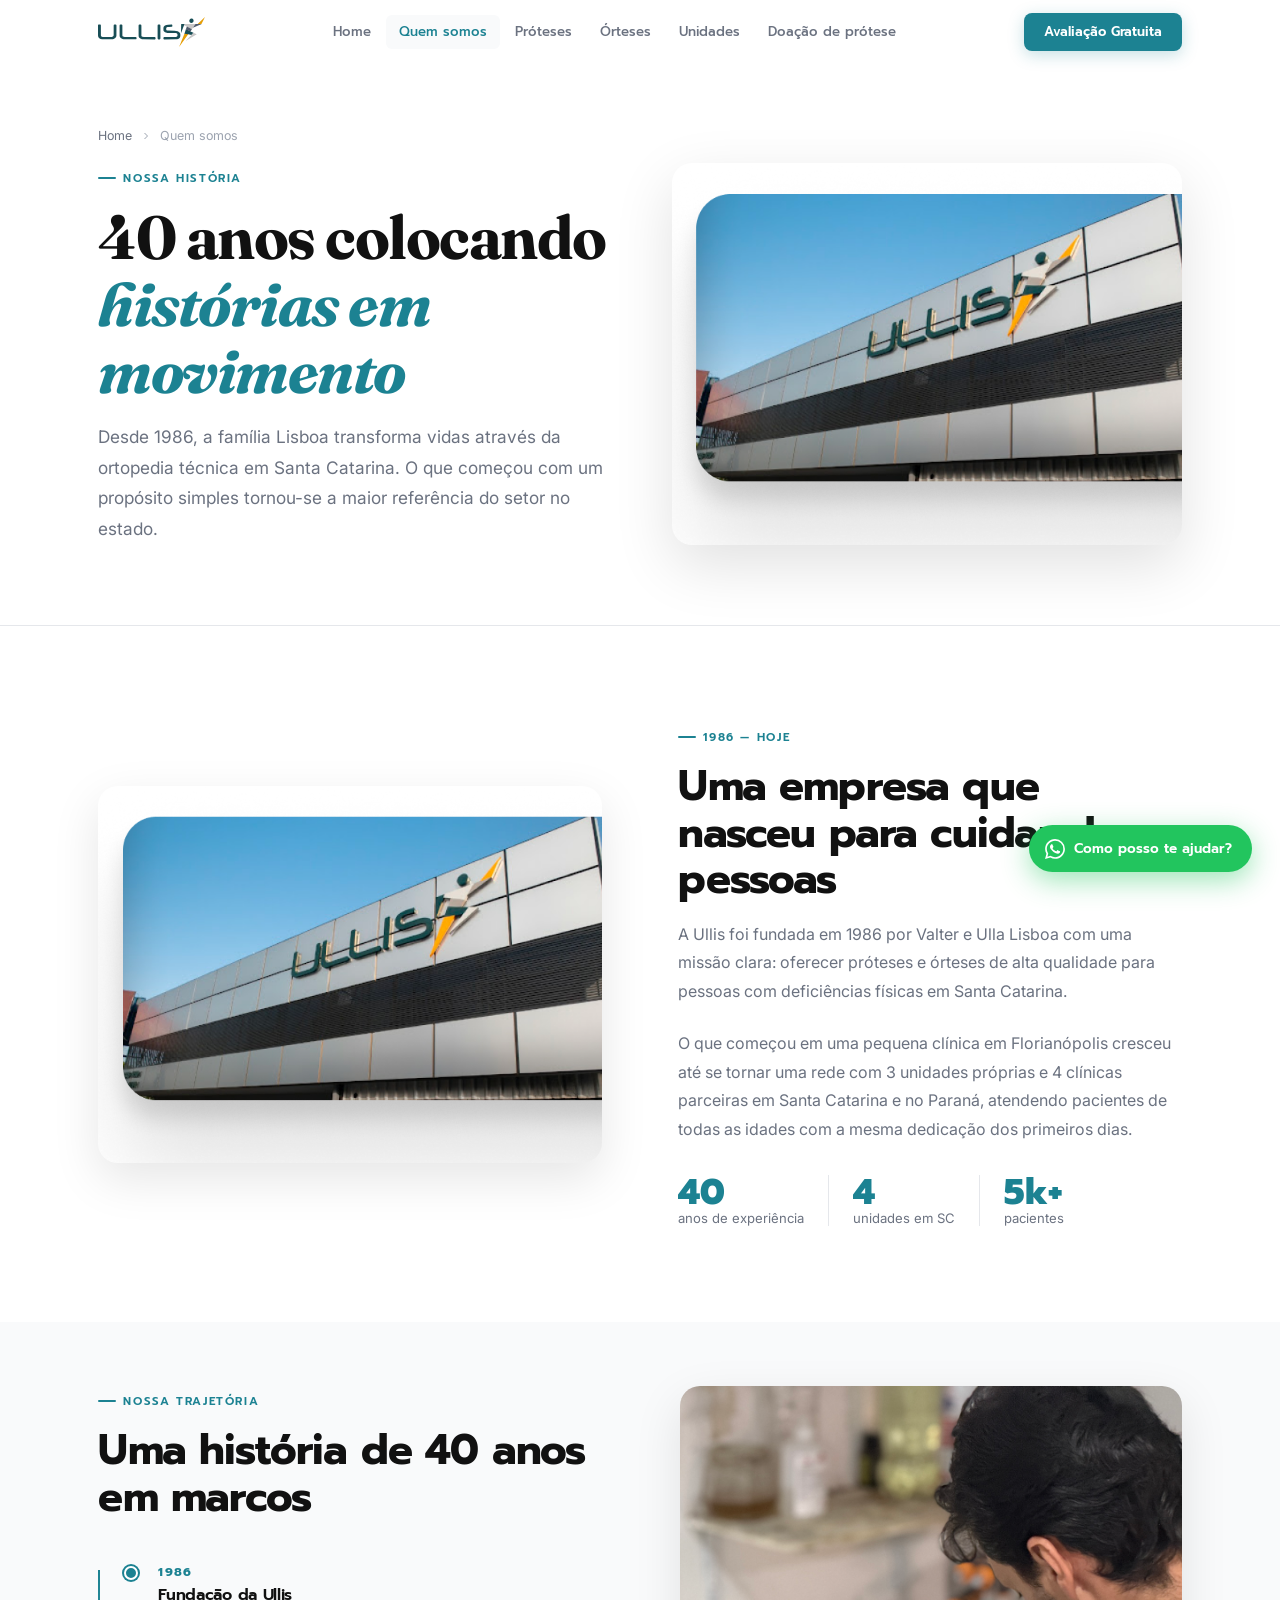
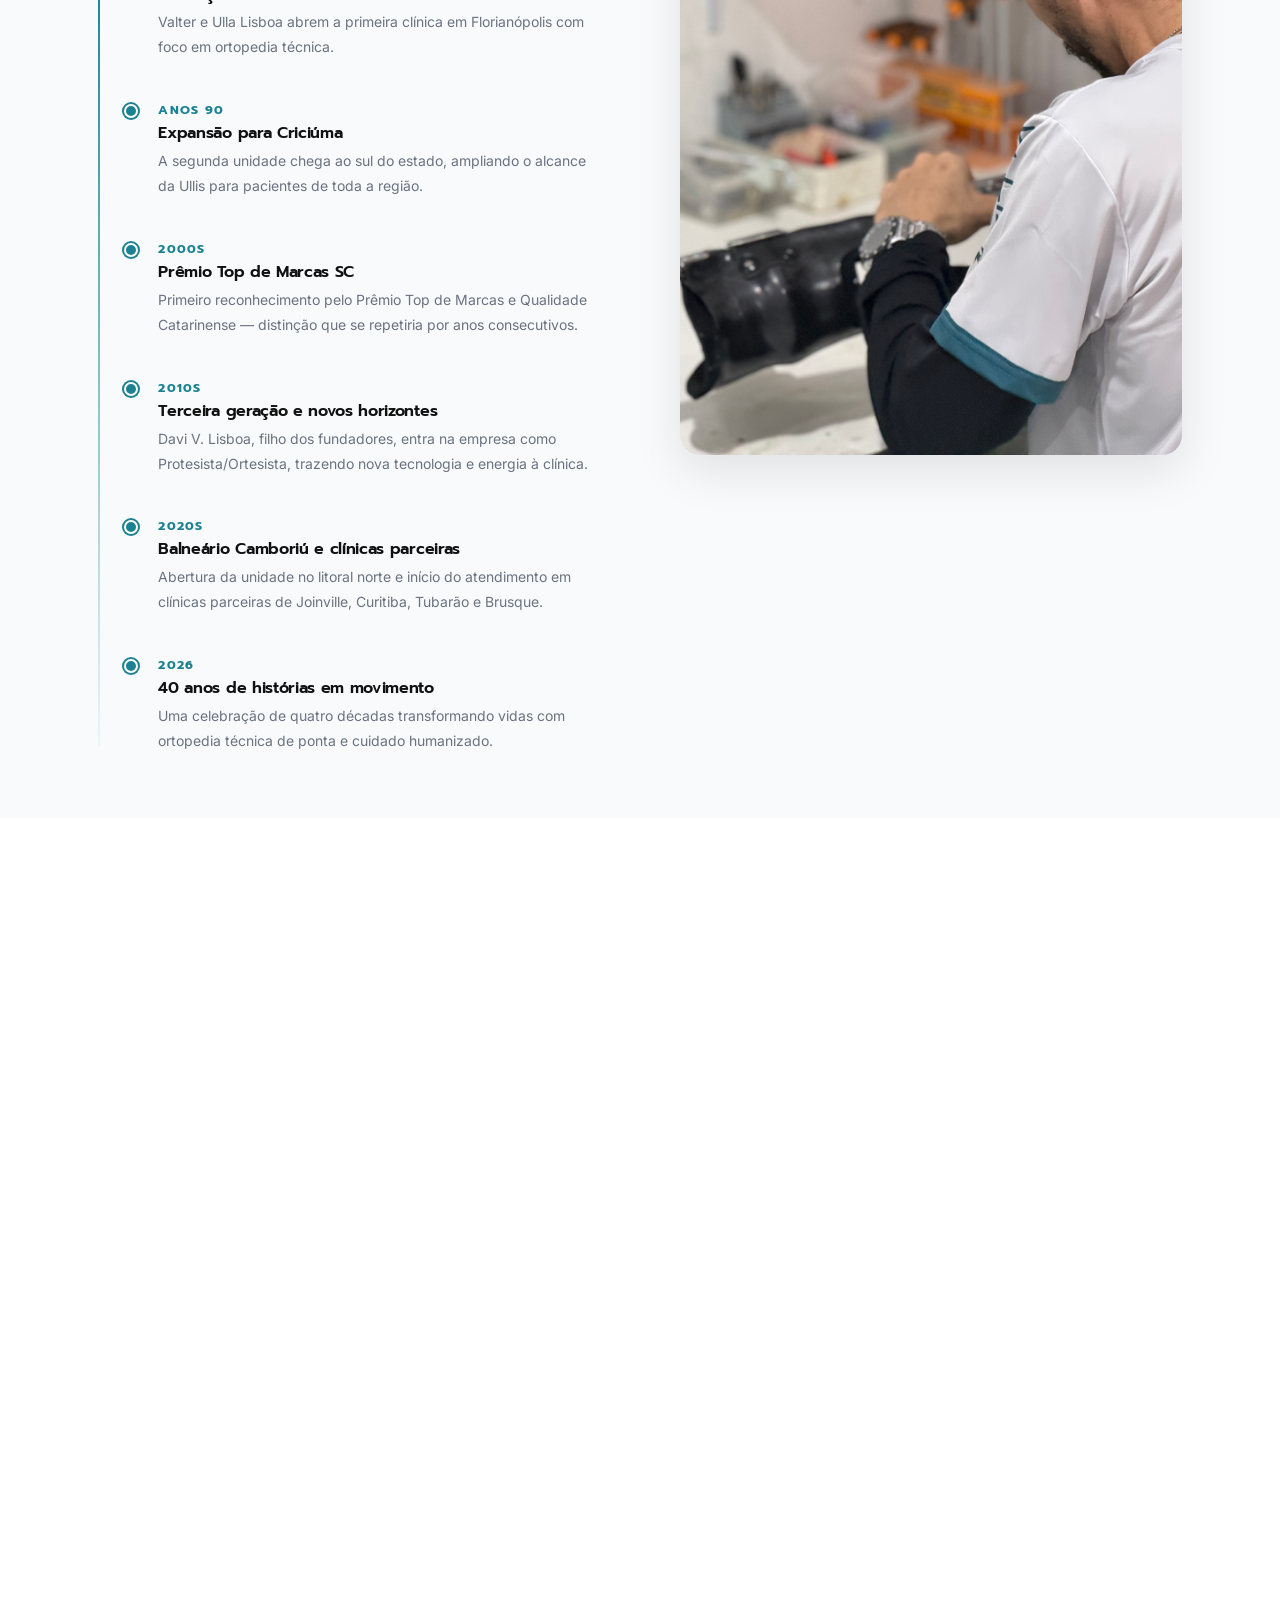
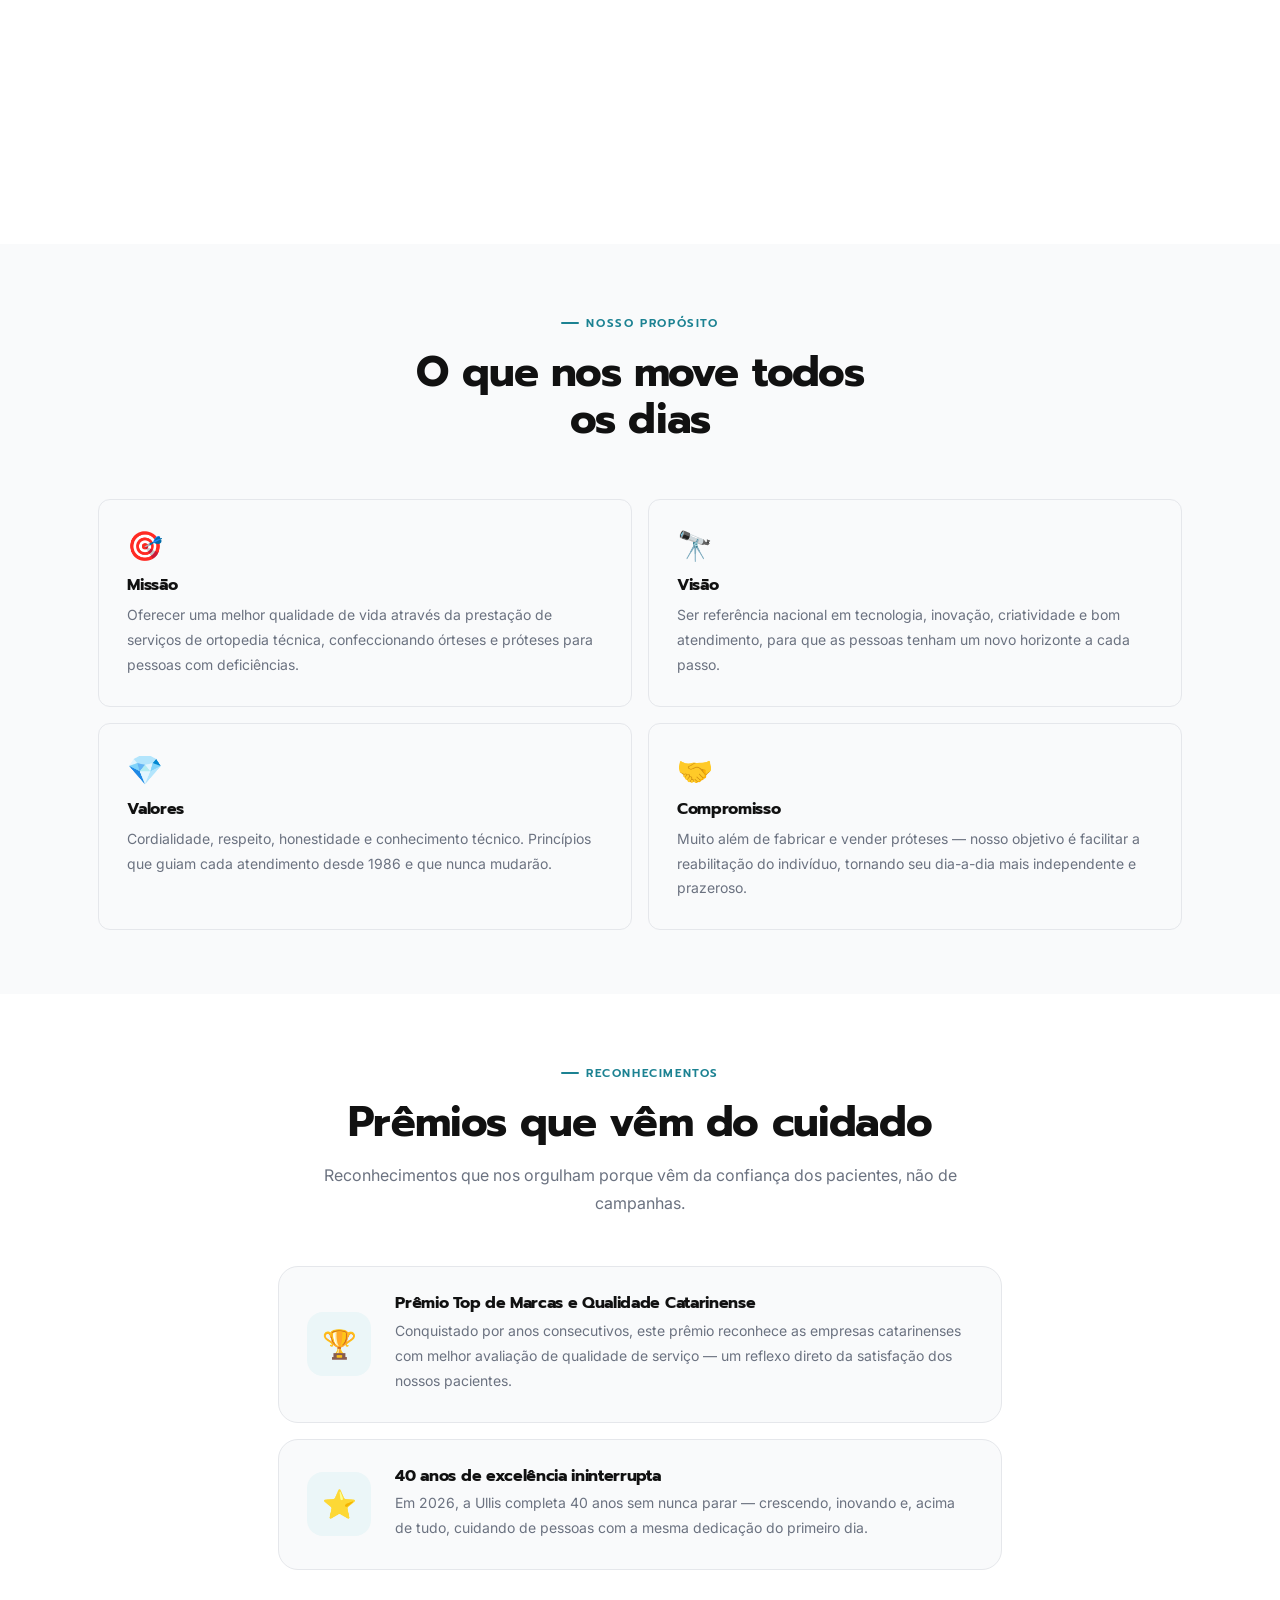
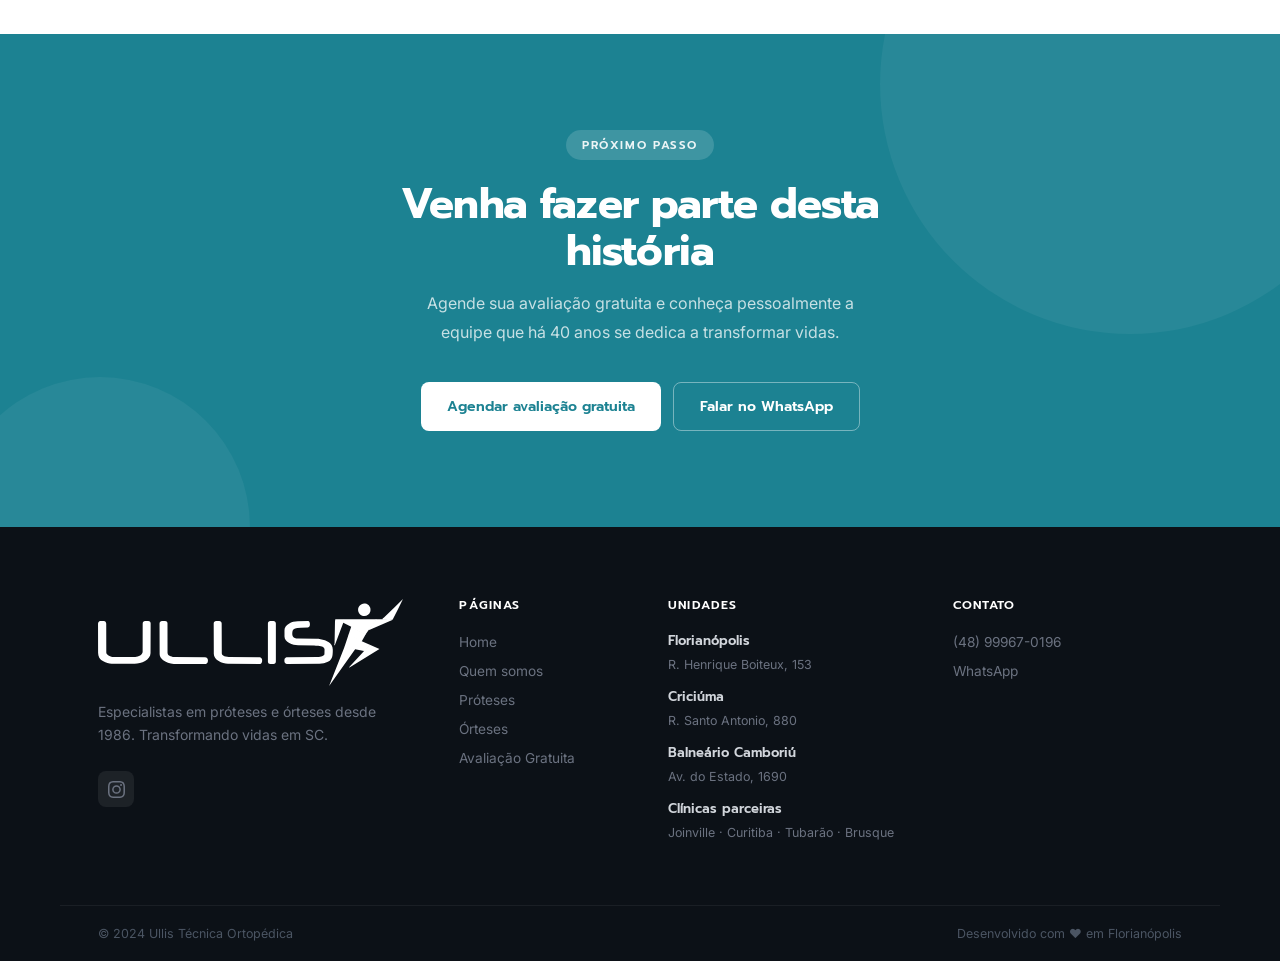
<file: Ullis/quem-somos.html>
<!DOCTYPE html>
<html lang="pt-BR">
<head>
  <!-- Google Tag Manager -->
  <script>(function(w,d,s,l,i){w[l]=w[l]||[];w[l].push({'gtm.start':
  new Date().getTime(),event:'gtm.js'});var f=d.getElementsByTagName(s)[0],
  j=d.createElement(s),dl=l!='dataLayer'?'&l='+l:'';j.async=true;j.src=
  'https://www.googletagmanager.com/gtm.js?id='+i+dl;f.parentNode.insertBefore(j,f);
  })(window,document,'script','dataLayer','GTM-PT29QJKT');</script>
  <!-- End Google Tag Manager -->
  <meta charset="UTF-8"><meta name="viewport" content="width=device-width, initial-scale=1.0">
  <title>Quem Somos | Ullis Técnica Ortopédica — 40 anos de história</title>
  <meta name="description" content="Conheça a história da Ullis Técnica Ortopédica — fundada em 1986 pela família Lisboa, hoje com 3 unidades próprias e clínicas parceiras em SC e no PR, e o maior prêmio de qualidade catarinense.">
  <link rel="canonical" href="https://ullis.com.br/quem-somos">
  <link rel="preconnect" href="https://fonts.googleapis.com">
  <link rel="preconnect" href="https://fonts.gstatic.com" crossorigin>
  <link href="https://fonts.googleapis.com/css2?family=Prompt:ital,wght@0,300;0,400;0,600;0,700;0,800;1,700&family=Inter:wght@400;500&family=Fraunces:ital,opsz,wght@1,9..144,700&display=swap" rel="stylesheet">
  <link rel="stylesheet" href="css/main.css">
  <script type="application/ld+json">
  {"@context":"https://schema.org","@type":"AboutPage","name":"Quem Somos — Ullis Técnica Ortopédica","url":"https://ullis.com.br/quem-somos","description":"A história da Ullis desde 1986","mainEntity":{"@type":"MedicalBusiness","name":"Ullis Técnica Ortopédica","foundingDate":"1986","founder":[{"@type":"Person","name":"Valter Lisboa"},{"@type":"Person","name":"Ulla Lisboa"}]}}
  </script>
  <style>
  /* ── Timeline ── */
  .timeline{display:flex;flex-direction:column;gap:0;position:relative;padding-left:32px}
  .timeline::before{content:'';position:absolute;left:0;top:8px;bottom:8px;width:2px;background:linear-gradient(to bottom,var(--c),var(--cl))}
  .tl-item{position:relative;padding:0 0 40px 28px}
  .tl-item:last-child{padding-bottom:0}
  .tl-dot{position:absolute;left:-6px;top:4px;width:14px;height:14px;border-radius:50%;background:var(--c);border:2px solid #fff;box-shadow:0 0 0 2px var(--c)}
  .tl-year{font-family:'Prompt',sans-serif;font-size:.78rem;font-weight:700;color:var(--c);text-transform:uppercase;letter-spacing:.1em;margin-bottom:6px}
  .tl-item h4{font-family:'Prompt',sans-serif;font-size:1rem;font-weight:600;margin-bottom:6px}
  .tl-item p{font-size:.875rem}

  /* ── Team ── */
  .team-grid{display:grid;grid-template-columns:repeat(4,1fr);gap:20px}
  .team-card{border:1px solid var(--bd);border-radius:var(--rl);overflow:hidden;transition:border-color var(--tr),box-shadow var(--tr),transform var(--tr)}
  .team-card:hover{border-color:var(--c);box-shadow:0 8px 32px rgba(28,130,146,.1);transform:translateY(-3px)}
  .team-card__img{aspect-ratio:4/5;background:var(--cl);overflow:hidden}
  .team-card__img img{width:100%;height:100%;object-fit:cover;object-position:top}
  .team-card__body{padding:22px 24px}
  .team-card__body h3{margin-bottom:4px}
  .team-card__role{font-size:.8rem;font-family:'Prompt',sans-serif;font-weight:600;color:var(--c);text-transform:uppercase;letter-spacing:.08em;margin-bottom:12px;display:block}
  .team-card__body p{font-size:.85rem}

  /* ── Values ── */
  .values-grid{display:grid;grid-template-columns:repeat(2,1fr);gap:16px}
  .value-item{padding:28px;border:1px solid var(--bd);border-radius:var(--r);transition:border-color var(--tr),background var(--tr)}
  .value-item:hover{border-color:var(--c);background:var(--cl)}
  .value-item__ico{font-size:1.8rem;margin-bottom:14px}
  .value-item h4{margin-bottom:8px}
  .value-item p{font-size:.875rem}

  /* ── Awards ── */
  .award-big{display:flex;align-items:center;gap:24px;padding:28px;background:var(--bg);border:1px solid var(--bd);border-radius:var(--rl);margin-bottom:16px}
  .award-big:last-child{margin-bottom:0}
  .award-big__ico{width:64px;height:64px;border-radius:16px;background:var(--cl);display:flex;align-items:center;justify-content:center;font-size:28px;flex-shrink:0}
  .award-big h4{margin-bottom:6px}
  .award-big p{font-size:.875rem}

  /* ── Split sections ── */
  .split{display:grid;grid-template-columns:1fr 1fr;gap:clamp(40px,6vw,80px);align-items:center}
  .split--rev{direction:rtl}.split--rev>*{direction:ltr}
  .split__img{border-radius:var(--rl);overflow:hidden;aspect-ratio:4/3;box-shadow:0 16px 48px rgba(0,0,0,.1)}
  .split__img img{width:100%;height:100%;object-fit:cover}

  @media(max-width:1024px){.team-grid{grid-template-columns:repeat(2,1fr)}.split,.split--rev{grid-template-columns:1fr;direction:ltr}}
  @media(max-width:640px){.team-grid{grid-template-columns:repeat(2,1fr)}.values-grid{grid-template-columns:1fr}.award-big{flex-direction:column;text-align:center}}
  @media(max-width:400px){.team-grid{grid-template-columns:1fr}}
  @media(max-width:768px){.page-hero__inner>div:last-child{display:none}}
  </style>
</head>
<body>
<!-- Google Tag Manager (noscript) -->
<noscript><iframe src="https://www.googletagmanager.com/ns.html?id=GTM-PT29QJKT" height="0" width="0" style="display:none;visibility:hidden"></iframe></noscript>
<!-- End Google Tag Manager (noscript) -->

<nav class="nav" id="nav">
  <div class="nav__i">
    <a href="/" class="logo"><img src="img/logo.svg" alt="Ullis Técnica Ortopédica" height="30"></a>
    <div class="nav__links">
      <a href="/">Home</a>
      <a href="/quem-somos" class="active">Quem somos</a>
      <a href="/proteses">Próteses</a>
      <a href="/orteses">Órteses</a>
      <a href="/unidades">Unidades</a>
      <a href="/doacao-protese">Doação de prótese</a>
    </div>
    <div class="nav__end"><a href="/avaliacao-gratuita" class="btn btn-teal nav__cta-btn">Avaliação Gratuita</a></div>
    <button class="burger" aria-label="Menu" id="burger"><span></span><span></span><span></span></button>
  </div>
</nav>

<!-- HERO -->
<section class="page-hero">
  <div class="wrap">
    <div class="page-hero__breadcrumb">
      <a href="/">Home</a>
      <svg width="12" height="12" viewBox="0 0 24 24" fill="none" stroke="currentColor" stroke-width="2"><path d="M9 18l6-6-6-6"/></svg>
      <span>Quem somos</span>
    </div>
    <div class="page-hero__inner" style="max-width:100%;display:grid;grid-template-columns:1fr 1fr;gap:clamp(32px,5vw,64px);align-items:center">
      <div data-r>
        <div class="eyebrow">Nossa história</div>
        <h1>40 anos colocando<br><em>histórias em movimento</em></h1>
        <p style="max-width:560px;margin-top:16px;font-size:1.08rem">Desde 1986, a família Lisboa transforma vidas através da ortopedia técnica em Santa Catarina. O que começou com um propósito simples tornou-se a maior referência do setor no estado.</p>
      </div>
      <div data-r data-d="1">
        <img src="img/Ullis-frente.png" alt="Sede da Ullis Técnica Ortopédica" style="width:100%;border-radius:20px;box-shadow:0 20px 60px rgba(0,0,0,.12);object-fit:cover;aspect-ratio:4/3">
      </div>
    </div>
  </div>
</section>

<!-- HISTÓRIA SPLIT -->
<section class="s" style="background:#fff">
  <div class="wrap">
    <div class="split">
      <div data-r>
        <div class="split__img">
          <img src="img/Ullis-frente.png" alt="Sede da Ullis Técnica Ortopédica em Florianópolis" loading="lazy">
        </div>
      </div>
      <div data-r data-d="1">
        <div class="eyebrow">1986 — hoje</div>
        <h2>Uma empresa que nasceu para cuidar de pessoas</h2>
        <p style="margin:16px 0 24px">A Ullis foi fundada em 1986 por Valter e Ulla Lisboa com uma missão clara: oferecer próteses e órteses de alta qualidade para pessoas com deficiências físicas em Santa Catarina.</p>
        <p style="margin-bottom:32px">O que começou em uma pequena clínica em Florianópolis cresceu até se tornar uma rede com 3 unidades próprias e 4 clínicas parceiras em Santa Catarina e no Paraná, atendendo pacientes de todas as idades com a mesma dedicação dos primeiros dias.</p>
        <div style="display:flex;gap:24px">
          <div>
            <div style="font-family:'Prompt',sans-serif;font-size:2.2rem;font-weight:800;color:var(--c);line-height:1">40</div>
            <div style="font-size:.82rem;color:var(--tm)">anos de experiência</div>
          </div>
          <div style="width:1px;background:var(--bd)"></div>
          <div>
            <div style="font-family:'Prompt',sans-serif;font-size:2.2rem;font-weight:800;color:var(--c);line-height:1">4</div>
            <div style="font-size:.82rem;color:var(--tm)">unidades em SC</div>
          </div>
          <div style="width:1px;background:var(--bd)"></div>
          <div>
            <div style="font-family:'Prompt',sans-serif;font-size:2.2rem;font-weight:800;color:var(--c);line-height:1">5k+</div>
            <div style="font-size:.82rem;color:var(--tm)">pacientes</div>
          </div>
        </div>
      </div>
    </div>
  </div>
</section>

<!-- TIMELINE -->
<section class="s-sm" style="background:var(--bg)">
  <div class="wrap">
    <div style="display:grid;grid-template-columns:1fr 1fr;gap:80px;align-items:start">
      <div data-r>
        <div class="eyebrow">Nossa trajetória</div>
        <h2 style="margin-bottom:40px">Uma história de 40 anos em marcos</h2>
        <div class="timeline">
          <div class="tl-item">
            <div class="tl-dot"></div>
            <div class="tl-year">1986</div>
            <h4>Fundação da Ullis</h4>
            <p>Valter e Ulla Lisboa abrem a primeira clínica em Florianópolis com foco em ortopedia técnica.</p>
          </div>
          <div class="tl-item">
            <div class="tl-dot"></div>
            <div class="tl-year">Anos 90</div>
            <h4>Expansão para Criciúma</h4>
            <p>A segunda unidade chega ao sul do estado, ampliando o alcance da Ullis para pacientes de toda a região.</p>
          </div>
          <div class="tl-item">
            <div class="tl-dot"></div>
            <div class="tl-year">2000s</div>
            <h4>Prêmio Top de Marcas SC</h4>
            <p>Primeiro reconhecimento pelo Prêmio Top de Marcas e Qualidade Catarinense — distinção que se repetiria por anos consecutivos.</p>
          </div>
          <div class="tl-item">
            <div class="tl-dot"></div>
            <div class="tl-year">2010s</div>
            <h4>Terceira geração e novos horizontes</h4>
            <p>Davi V. Lisboa, filho dos fundadores, entra na empresa como Protesista/Ortesista, trazendo nova tecnologia e energia à clínica.</p>
          </div>
          <div class="tl-item">
            <div class="tl-dot"></div>
            <div class="tl-year">2020s</div>
            <h4>Balneário Camboriú e clínicas parceiras</h4>
            <p>Abertura da unidade no litoral norte e início do atendimento em clínicas parceiras de Joinville, Curitiba, Tubarão e Brusque.</p>
          </div>
          <div class="tl-item">
            <div class="tl-dot"></div>
            <div class="tl-year">2026</div>
            <h4>40 anos de histórias em movimento</h4>
            <p>Uma celebração de quatro décadas transformando vidas com ortopedia técnica de ponta e cuidado humanizado.</p>
          </div>
        </div>
      </div>
      <div data-r data-d="1" style="position:sticky;top:80px">
        <div style="border-radius:var(--rl);overflow:hidden;aspect-ratio:3/4;box-shadow:0 16px 48px rgba(0,0,0,.1)">
          <img src="img/Ullis-profissional-bancada.jpg" alt="Profissional Ullis trabalhando em prótese" loading="lazy" style="width:100%;height:100%;object-fit:cover">
        </div>
      </div>
    </div>
  </div>
</section>

<!-- EQUIPE -->
<section class="s" style="background:#fff">
  <div class="wrap">
    <div style="text-align:center;max-width:520px;margin:0 auto 64px" data-r>
      <div class="eyebrow">Direção</div>
      <h2>As pessoas por trás de cada história</h2>
      <p style="margin-top:14px">Uma família que dedicou a vida à reabilitação ortopédica — e uma liderança que compartilha do mesmo propósito.</p>
    </div>
    <div class="team-grid">
      <div class="team-card" data-r>
        <div class="team-card__img">
          <!-- IMAGEM: Foto de Valter Lisboa — substituir -->
          <img src="img/Valter-ullis.png" alt="Valter Lisboa, fundador da Ullis Técnica Ortopédica" loading="lazy">
        </div>
        <div class="team-card__body">
          <h3>Valter Lisboa</h3>
          <span class="team-card__role">Fundador</span>
          <p>Idealizou a Ullis em 1986 junto com Ulla. Ao longo de 40 anos, construiu com a família uma referência em ortopedia técnica em Santa Catarina.</p>
        </div>
      </div>
      <div class="team-card" data-r data-d="1">
        <div class="team-card__img">
          <!-- IMAGEM: Foto de Ulla Lisboa — substituir -->
          <img src="img/Foto-ulla-ullis.png" alt="Ulla Lisboa, fundadora da Ullis Técnica Ortopédica" loading="lazy">
        </div>
        <div class="team-card__body">
          <h3>Ulla Lisboa</h3>
          <span class="team-card__role">Fundadora</span>
          <p>Ao lado de Valter, Ulla deu nome e alma à Ullis. Seu cuidado com cada paciente moldou a cultura de acolhimento que a clínica carrega até hoje.</p>
        </div>
      </div>
      <div class="team-card" data-r data-d="2">
        <div class="team-card__img">
          <img src="img/Foto-davi-Ullis.jpg" alt="Davi V. Lisboa, Protesista e Ortesista da Ullis" loading="lazy">
        </div>
        <div class="team-card__body">
          <h3>Davi V. Lisboa</h3>
          <span class="team-card__role">Protesista & Ortesista</span>
          <p>Filho de Valter e Ulla, Davi cresceu dentro da Ullis e formou-se em Ortopedia Técnica para dar continuidade ao legado da família com novas tecnologias.</p>
        </div>
      </div>
      <div class="team-card" data-r data-d="3">
        <div class="team-card__img">
          <img src="img/Foto-elias-ullis.jpg" alt="Elias Lisboa, Protesista e Sócio da Ullis Técnica Ortopédica" loading="lazy">
        </div>
        <div class="team-card__body">
          <h3>Elias Lisboa</h3>
          <span class="team-card__role">Protesista & Sócio</span>
          <p>Também filho dos fundadores, Elias trilhou o mesmo caminho do irmão e soma expertise técnica à missão familiar de transformar vidas pela ortopedia.</p>
        </div>
      </div>
    </div>
  </div>
</section>

<!-- MISSÃO VISÃO VALORES -->
<section class="s-sm" style="background:var(--bg)">
  <div class="wrap">
    <div style="text-align:center;max-width:480px;margin:0 auto 56px" data-r>
      <div class="eyebrow">Nosso propósito</div>
      <h2>O que nos move todos os dias</h2>
    </div>
    <div class="values-grid">
      <div class="value-item" data-r>
        <div class="value-item__ico">🎯</div>
        <h4>Missão</h4>
        <p>Oferecer uma melhor qualidade de vida através da prestação de serviços de ortopedia técnica, confeccionando órteses e próteses para pessoas com deficiências.</p>
      </div>
      <div class="value-item" data-r data-d="1">
        <div class="value-item__ico">🔭</div>
        <h4>Visão</h4>
        <p>Ser referência nacional em tecnologia, inovação, criatividade e bom atendimento, para que as pessoas tenham um novo horizonte a cada passo.</p>
      </div>
      <div class="value-item" data-r data-d="2">
        <div class="value-item__ico">💎</div>
        <h4>Valores</h4>
        <p>Cordialidade, respeito, honestidade e conhecimento técnico. Princípios que guiam cada atendimento desde 1986 e que nunca mudarão.</p>
      </div>
      <div class="value-item" data-r data-d="3">
        <div class="value-item__ico">🤝</div>
        <h4>Compromisso</h4>
        <p>Muito além de fabricar e vender próteses — nosso objetivo é facilitar a reabilitação do indivíduo, tornando seu dia-a-dia mais independente e prazeroso.</p>
      </div>
    </div>
  </div>
</section>

<!-- PRÊMIOS -->
<section class="s-sm" style="background:#fff">
  <div class="wrap" style="max-width:800px">
    <div style="text-align:center;margin-bottom:48px" data-r>
      <div class="eyebrow">Reconhecimentos</div>
      <h2>Prêmios que vêm do cuidado</h2>
      <p style="margin-top:14px">Reconhecimentos que nos orgulham porque vêm da confiança dos pacientes, não de campanhas.</p>
    </div>
    <div data-r>
      <div class="award-big">
        <div class="award-big__ico">🏆</div>
        <div>
          <h4>Prêmio Top de Marcas e Qualidade Catarinense</h4>
          <p>Conquistado por anos consecutivos, este prêmio reconhece as empresas catarinenses com melhor avaliação de qualidade de serviço — um reflexo direto da satisfação dos nossos pacientes.</p>
        </div>
      </div>
      <div class="award-big">
        <div class="award-big__ico">⭐</div>
        <div>
          <h4>40 anos de excelência ininterrupta</h4>
          <p>Em 2026, a Ullis completa 40 anos sem nunca parar — crescendo, inovando e, acima de tudo, cuidando de pessoas com a mesma dedicação do primeiro dia.</p>
        </div>
      </div>
    </div>
  </div>
</section>

<!-- CTA -->
<section class="cta-final">
  <div class="cta-final__in" data-r>
    <span class="cta-tag">Próximo passo</span>
    <h2>Venha fazer parte desta história</h2>
    <p>Agende sua avaliação gratuita e conheça pessoalmente a equipe que há 40 anos se dedica a transformar vidas.</p>
    <div class="cta-final__btns">
      <a href="/avaliacao-gratuita" class="btn btn-wh">Agendar avaliação gratuita</a>
      <a href="https://wa.me/5548999670196" class="btn btn-ghost-wh" target="_blank" rel="noopener">Falar no WhatsApp</a>
    </div>
  </div>
</section>

<!-- FOOTER -->
<footer class="footer">
  <div class="footer__main">
    <div><div class="footer__brand-name"><img src="img/logo.svg" alt="Ullis" height="34" style="filter:brightness(0) invert(1)"></div><p class="brand-desc">Especialistas em próteses e órteses desde 1986. Transformando vidas em SC.</p><div class="soc"><a href="https://www.instagram.com/ullistecnicaortopedica/" target="_blank" rel="noopener" aria-label="Instagram"><svg width="17" height="17" viewBox="0 0 24 24" fill="currentColor"><path d="M12 2.163c3.204 0 3.584.012 4.85.07 3.252.148 4.771 1.691 4.919 4.919.058 1.265.069 1.645.069 4.849 0 3.205-.012 3.584-.069 4.849-.149 3.225-1.664 4.771-4.919 4.919-1.266.058-1.644.07-4.85.07-3.204 0-3.584-.012-4.849-.07-3.26-.149-4.771-1.699-4.919-4.92-.058-1.265-.07-1.644-.07-4.849 0-3.204.013-3.583.07-4.849.149-3.227 1.664-4.771 4.919-4.919 1.266-.057 1.645-.069 4.849-.069zM12 0C8.741 0 8.333.014 7.053.072 2.695.272.273 2.69.073 7.052.014 8.333 0 8.741 0 12c0 3.259.014 3.668.072 4.948.2 4.358 2.618 6.78 6.98 6.98C8.333 23.986 8.741 24 12 24c3.259 0 3.668-.014 4.948-.072 4.354-.2 6.782-2.618 6.979-6.98.059-1.28.073-1.689.073-4.948 0-3.259-.014-3.667-.072-4.947-.196-4.354-2.617-6.78-6.979-6.98C15.668.014 15.259 0 12 0zm0 5.838a6.162 6.162 0 100 12.324 6.162 6.162 0 000-12.324zM12 16a4 4 0 110-8 4 4 0 010 8zm6.406-11.845a1.44 1.44 0 100 2.881 1.44 1.44 0 000-2.881z"/></svg></a></div></div>
    <div class="footer__col"><h5>Páginas</h5><ul><li><a href="/">Home</a></li><li><a href="/quem-somos">Quem somos</a></li><li><a href="/proteses">Próteses</a></li><li><a href="/orteses">Órteses</a></li><li><a href="/avaliacao-gratuita">Avaliação Gratuita</a></li></ul></div>
    <div class="footer__col"><h5>Unidades</h5><div class="footer__addrs"><div class="footer__addr"><strong>Florianópolis</strong><span>R. Henrique Boiteux, 153</span></div><div class="footer__addr"><strong>Criciúma</strong><span>R. Santo Antonio, 880</span></div><div class="footer__addr"><strong>Balneário Camboriú</strong><span>Av. do Estado, 1690</span></div><div class="footer__addr"><strong>Clínicas parceiras</strong><span>Joinville · Curitiba · Tubarão · Brusque</span></div></div></div>
    <div class="footer__col"><h5>Contato</h5><ul><li><a href="tel:+5548999670196">(48) 99967-0196</a></li><li><a href="https://wa.me/5548999670196" target="_blank">WhatsApp</a></li></ul></div>
  </div>
  <div style="max-width:var(--max);margin:0 auto"><div class="footer__bar"><span>© 2024 Ullis Técnica Ortopédica</span><span>Desenvolvido com ♥ em Florianópolis</span></div></div>
</footer>

<a href="https://wa.me/5548999670196?text=Olá!%20Gostaria%20de%20agendar%20uma%20avaliação%20gratuita." target="_blank" rel="noopener" class="wa" aria-label="WhatsApp">
  <svg viewBox="0 0 24 24" fill="currentColor"><path d="M17.472 14.382c-.297-.149-1.758-.867-2.03-.967-.273-.099-.471-.148-.67.15-.197.297-.767.966-.94 1.164-.173.199-.347.223-.644.075-.297-.15-1.255-.463-2.39-1.475-.883-.788-1.48-1.761-1.653-2.059-.173-.297-.018-.458.13-.606.134-.133.298-.347.446-.52.149-.174.198-.298.298-.497.099-.198.05-.371-.025-.52-.075-.149-.669-1.612-.916-2.207-.242-.579-.487-.5-.669-.51-.173-.008-.371-.01-.57-.01-.198 0-.52.074-.792.372-.272.297-1.04 1.016-1.04 2.479 0 1.462 1.065 2.875 1.213 3.074.149.198 2.096 3.2 5.077 4.487.709.306 1.262.489 1.694.625.712.227 1.36.195 1.871.118.571-.085 1.758-.719 2.006-1.413.248-.694.248-1.289.173-1.413-.074-.124-.272-.198-.57-.347m-5.421 7.403h-.004a9.87 9.87 0 01-5.031-1.378l-.361-.214-3.741.982.998-3.648-.235-.374a9.86 9.86 0 01-1.51-5.26c.001-5.45 4.436-9.884 9.888-9.884 2.64 0 5.122 1.03 6.988 2.898a9.825 9.825 0 012.893 6.994c-.003 5.45-4.437 9.884-9.885 9.884m8.413-18.297A11.815 11.815 0 0012.05 0C5.495 0 .16 5.335.157 11.892c0 2.096.547 4.142 1.588 5.945L.057 24l6.305-1.654a11.882 11.882 0 005.683 1.448h.005c6.554 0 11.89-5.335 11.893-11.893a11.821 11.821 0 00-3.48-8.413z"/></svg>
  <span>Como posso te ajudar?</span>
</a>

<script>
const nav=document.getElementById('nav');
window.addEventListener('scroll',()=>nav.classList.toggle('up',scrollY>10),{passive:true});
const ro=new IntersectionObserver(es=>es.forEach(e=>{if(e.isIntersecting)e.target.classList.add('on')}),{threshold:.1});
document.querySelectorAll('[data-r]').forEach(el=>ro.observe(el));
const burger=document.getElementById('burger');const links=document.querySelector('.nav__links');let open=false;
burger.addEventListener('click',()=>{open=!open;links.style.cssText=open?'display:flex;flex-direction:column;position:absolute;top:64px;left:0;right:0;background:#fff;padding:12px 16px 16px;border-bottom:1px solid #e5e7eb;gap:2px;z-index:99;box-shadow:0 8px 24px rgba(0,0,0,.08)':''});
</script>
</body>
</html>
</file>
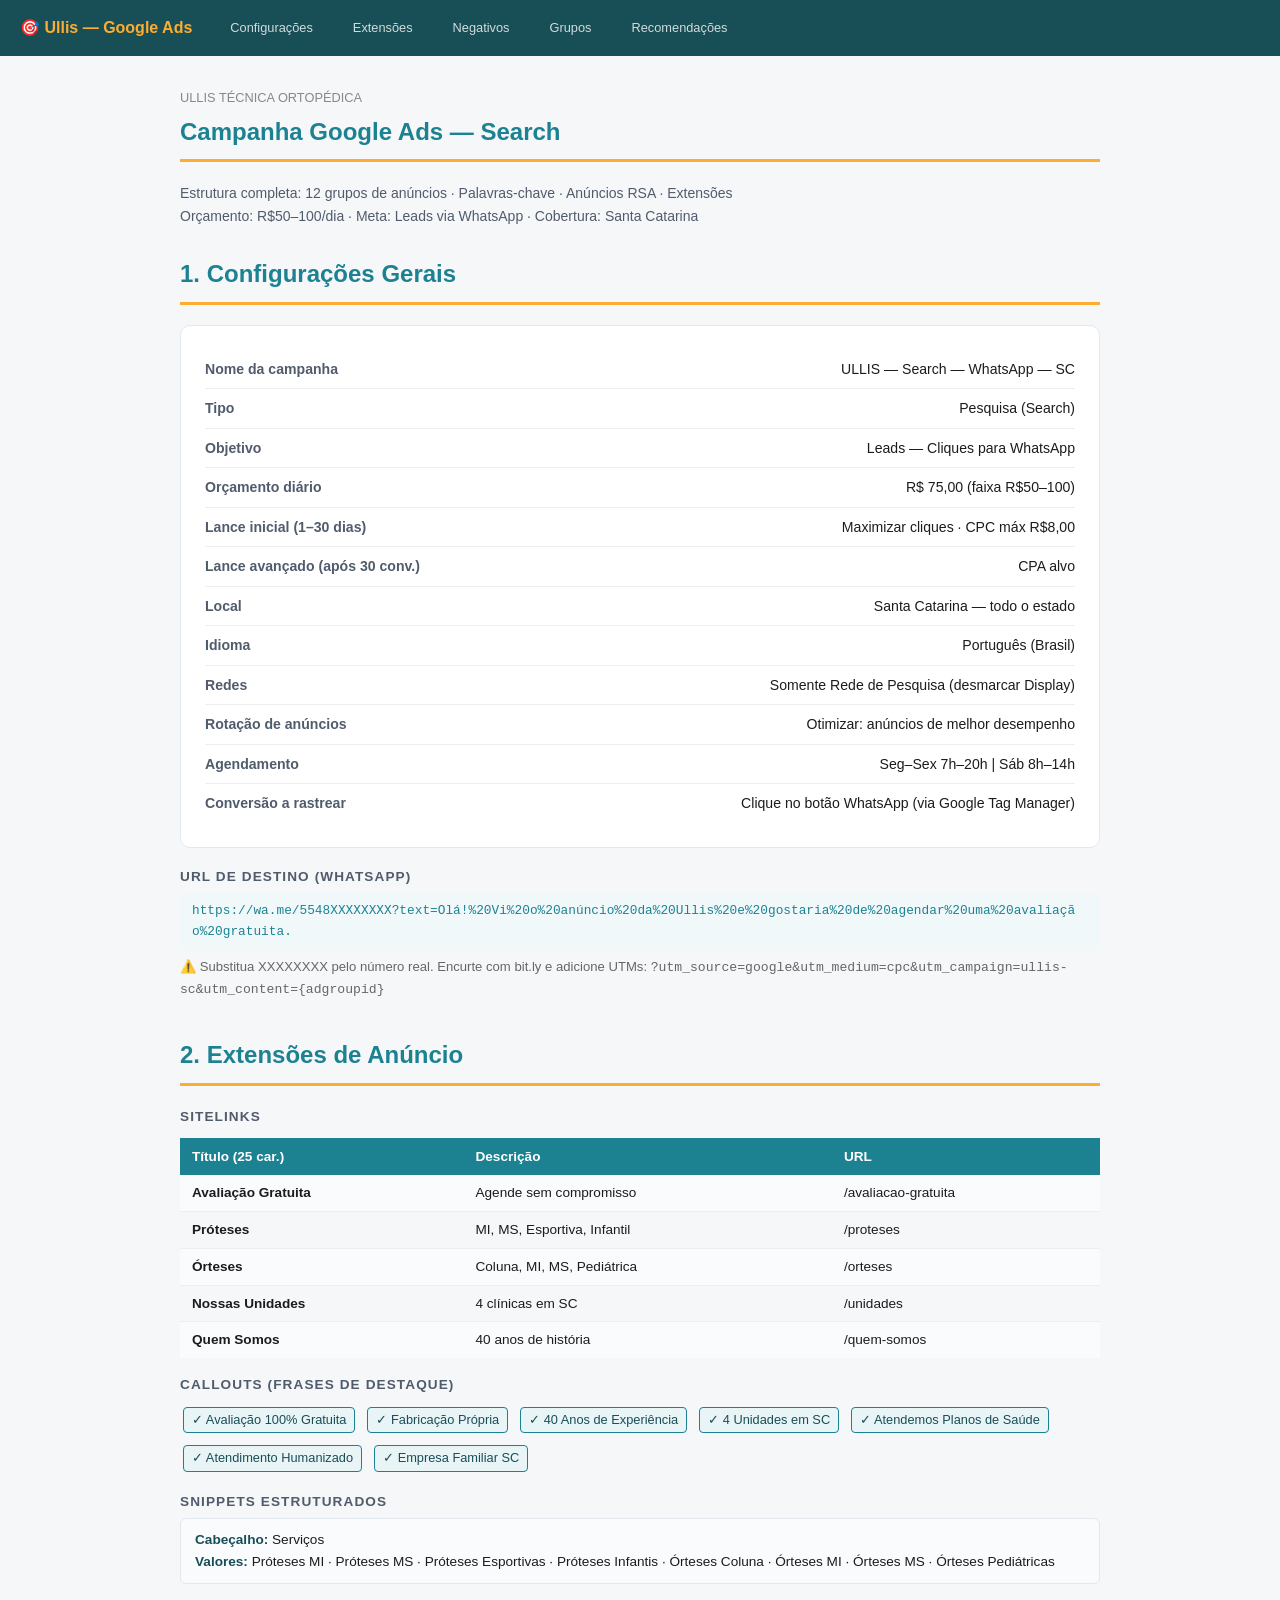
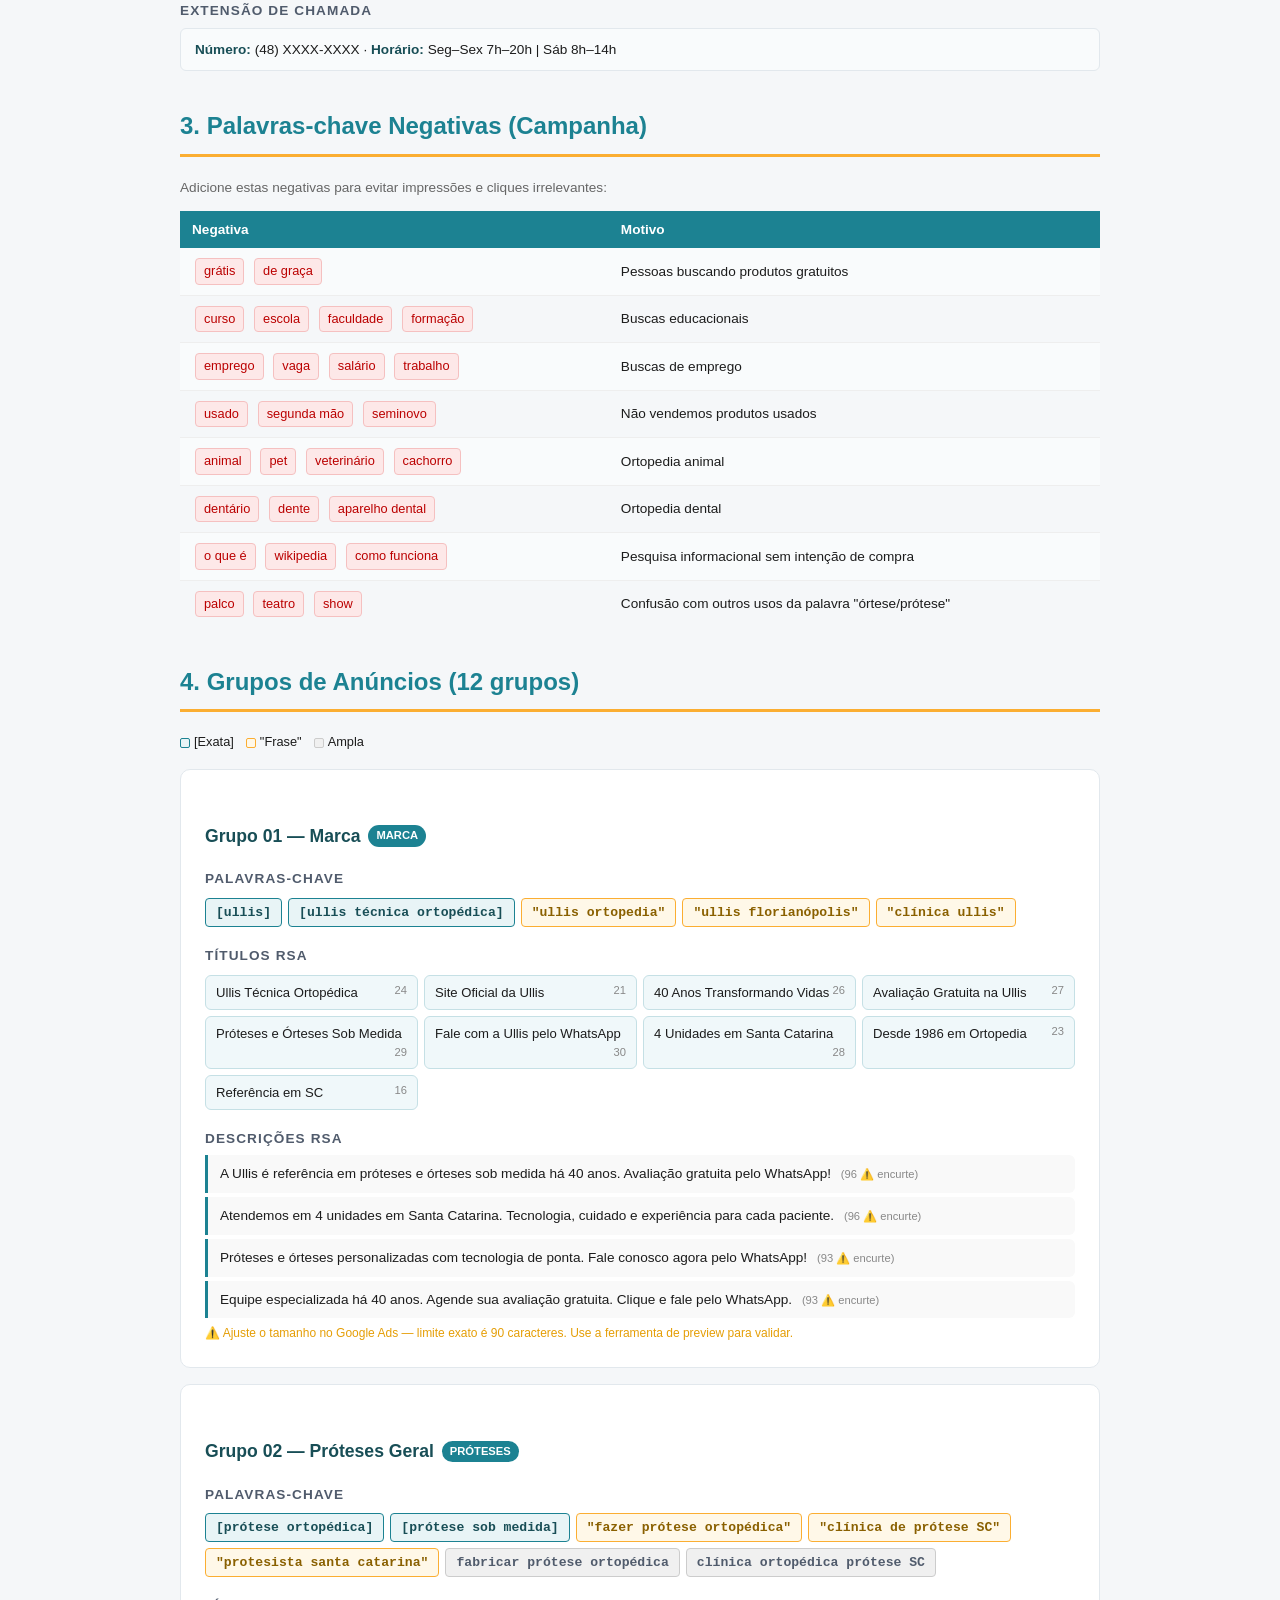
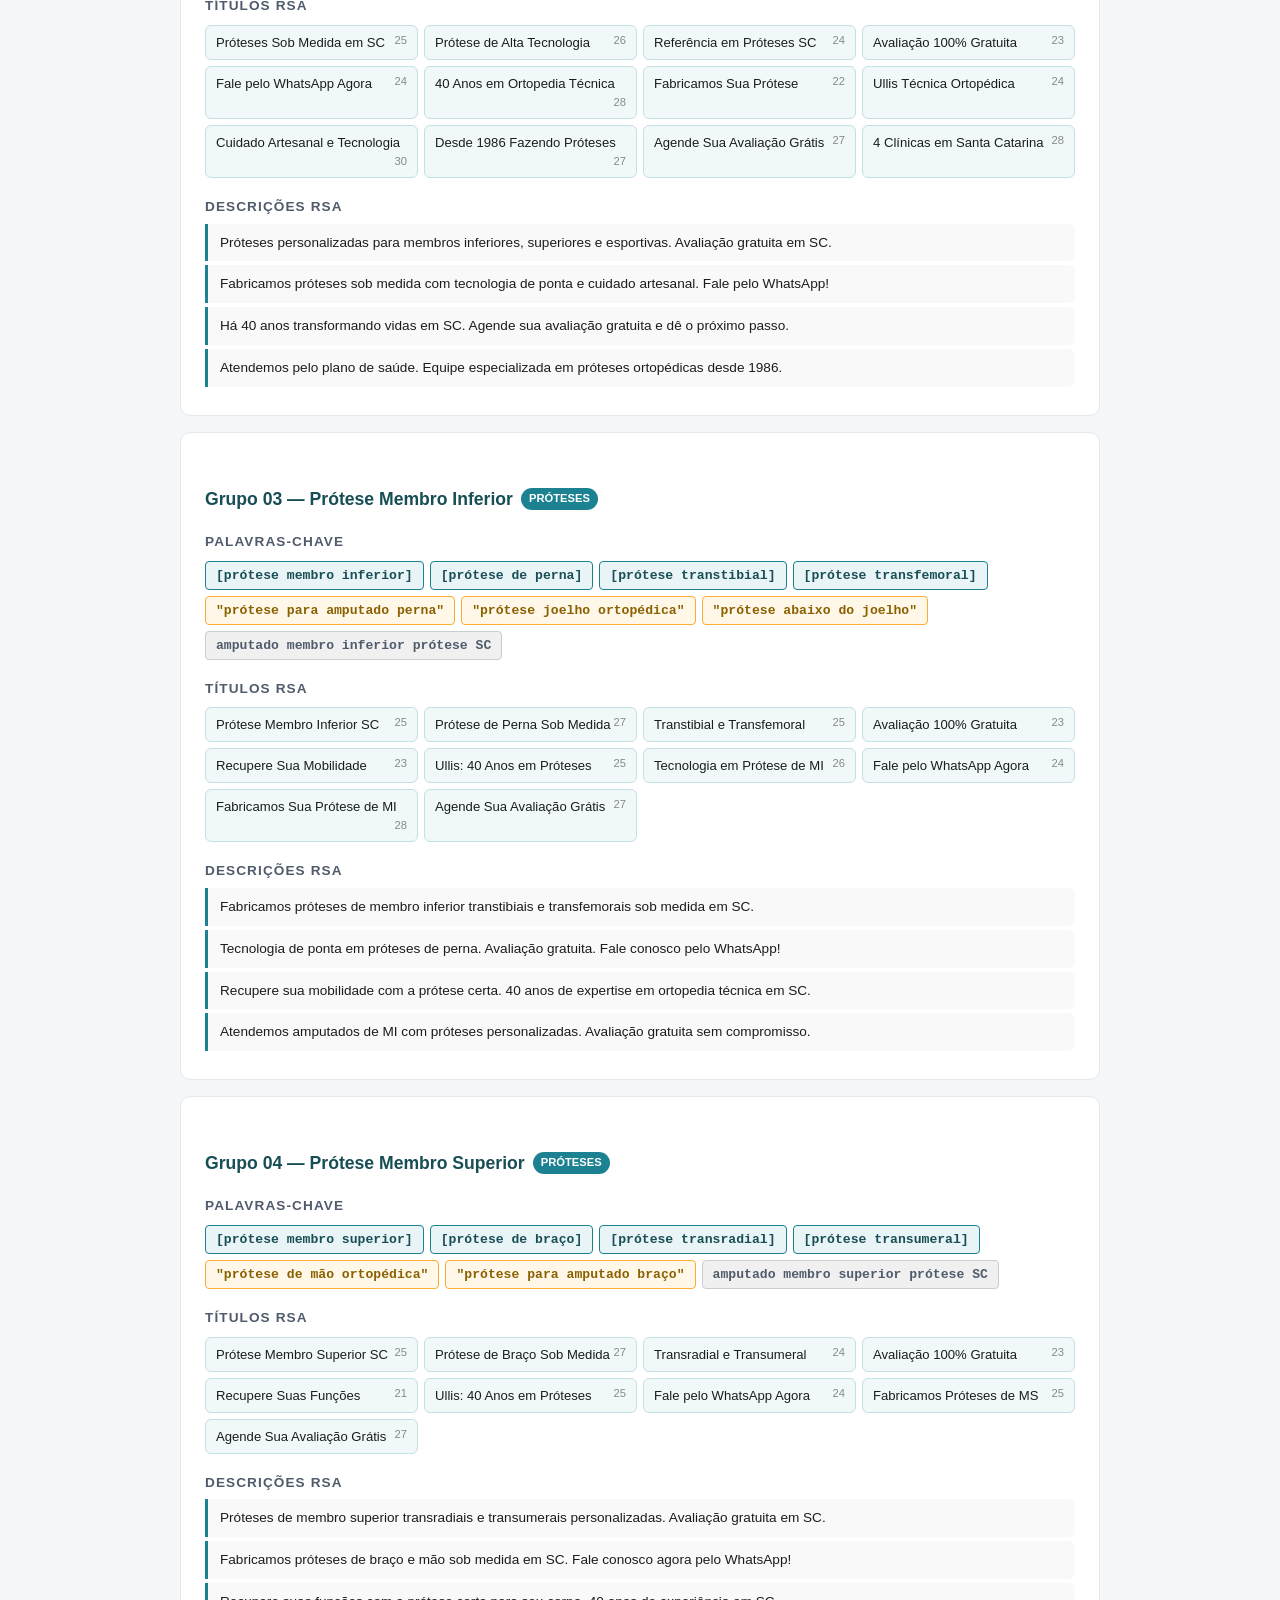
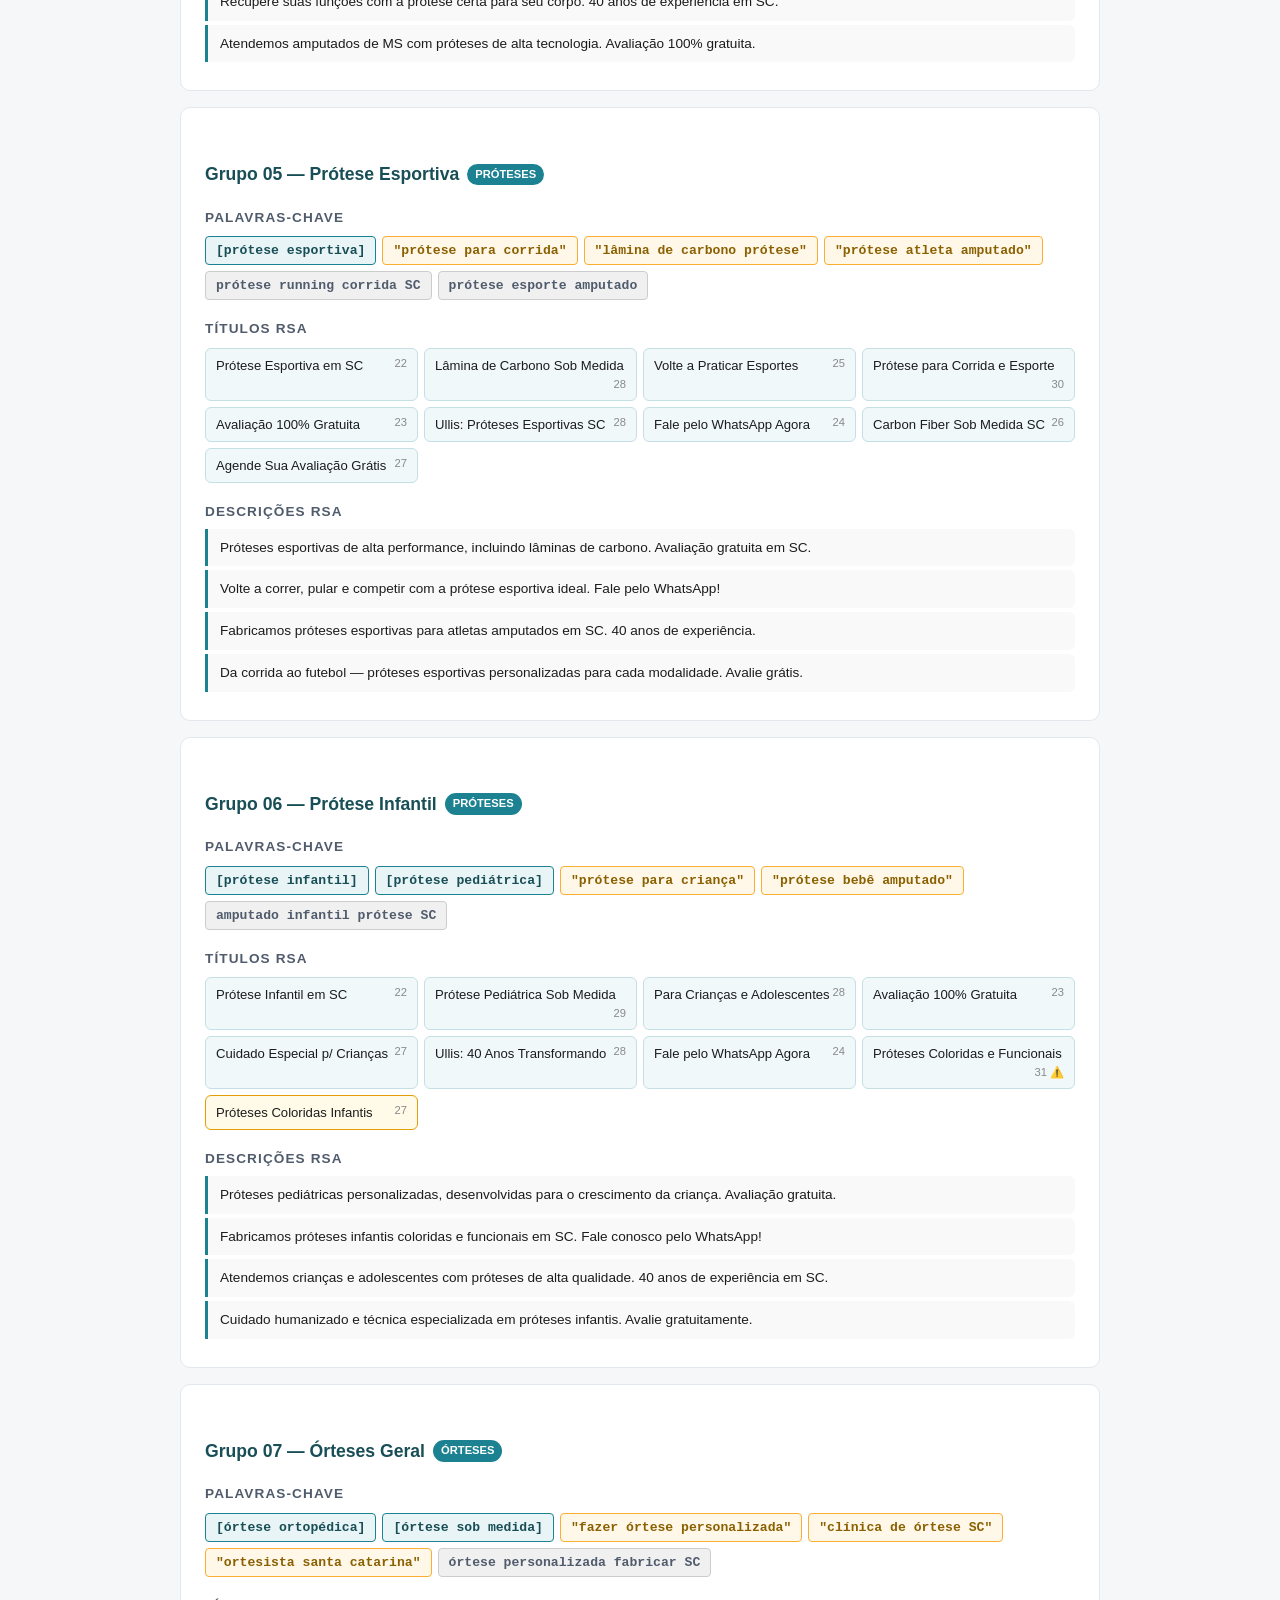
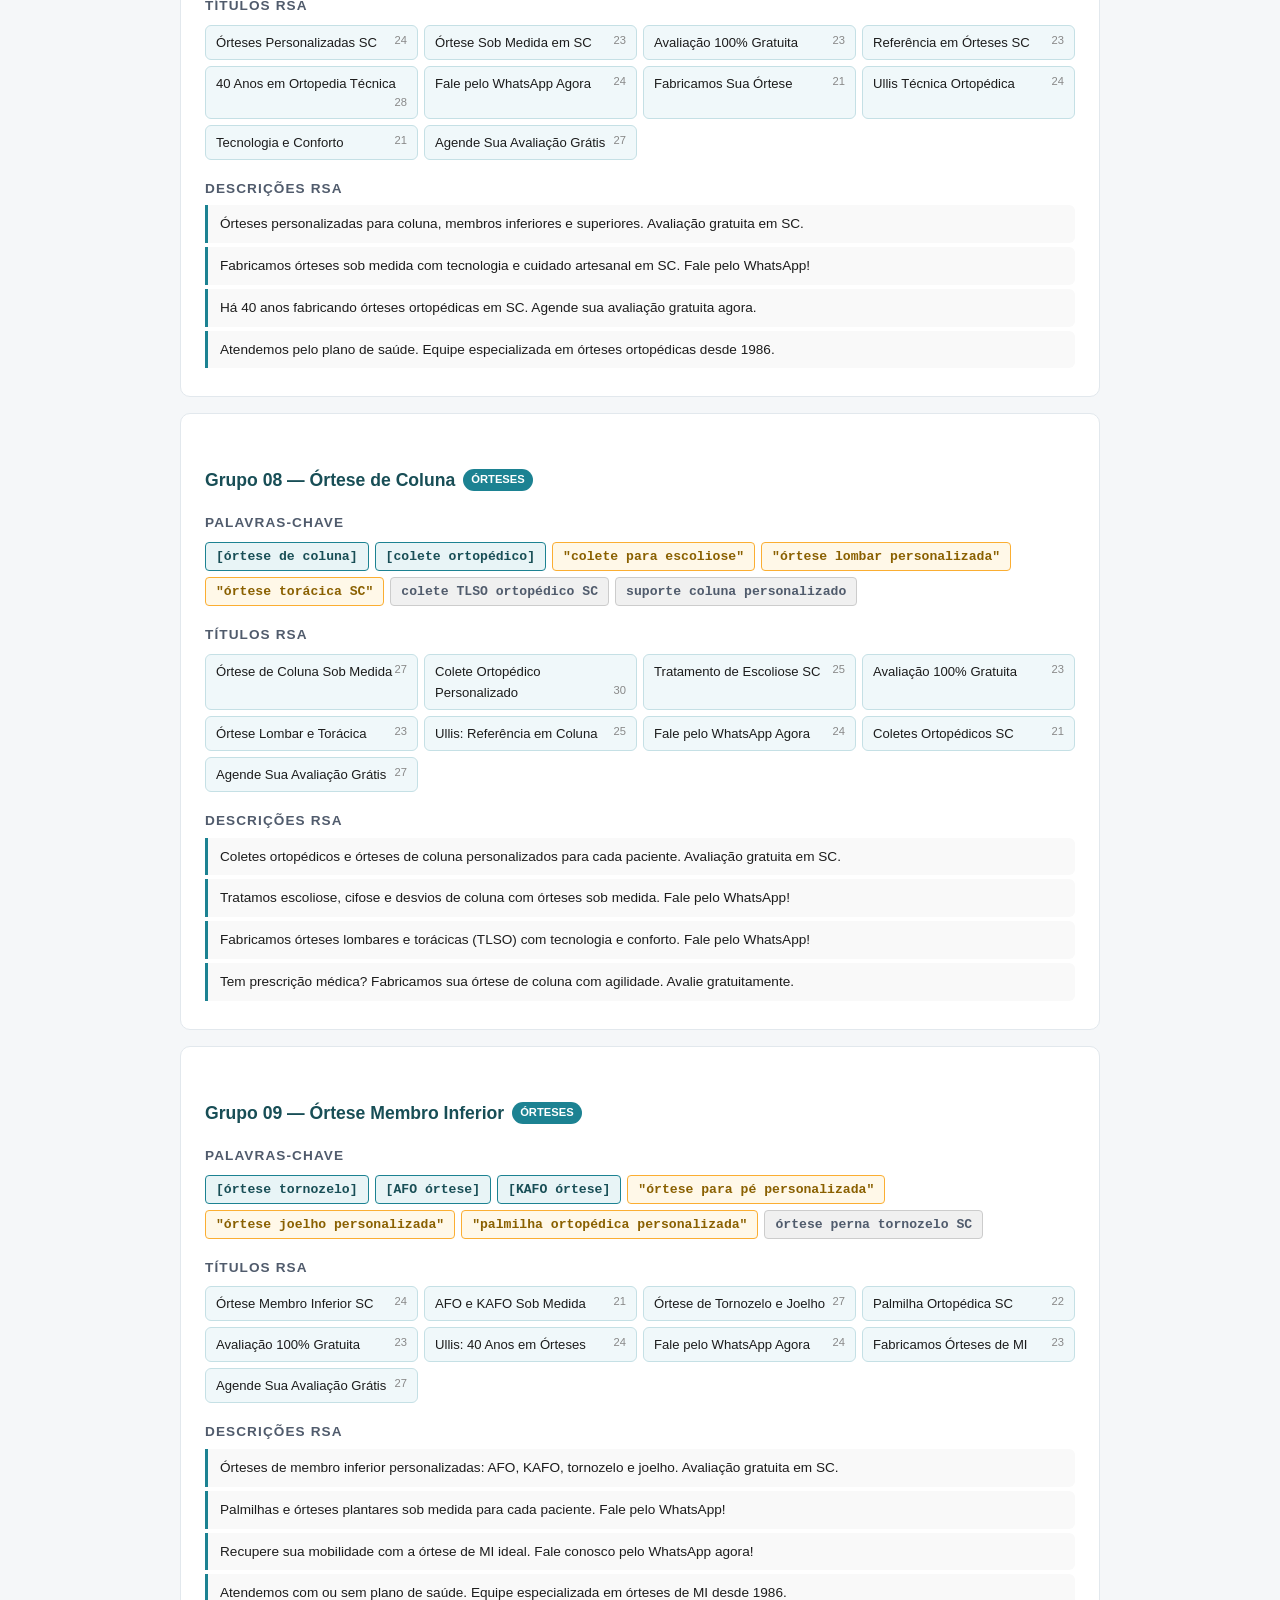
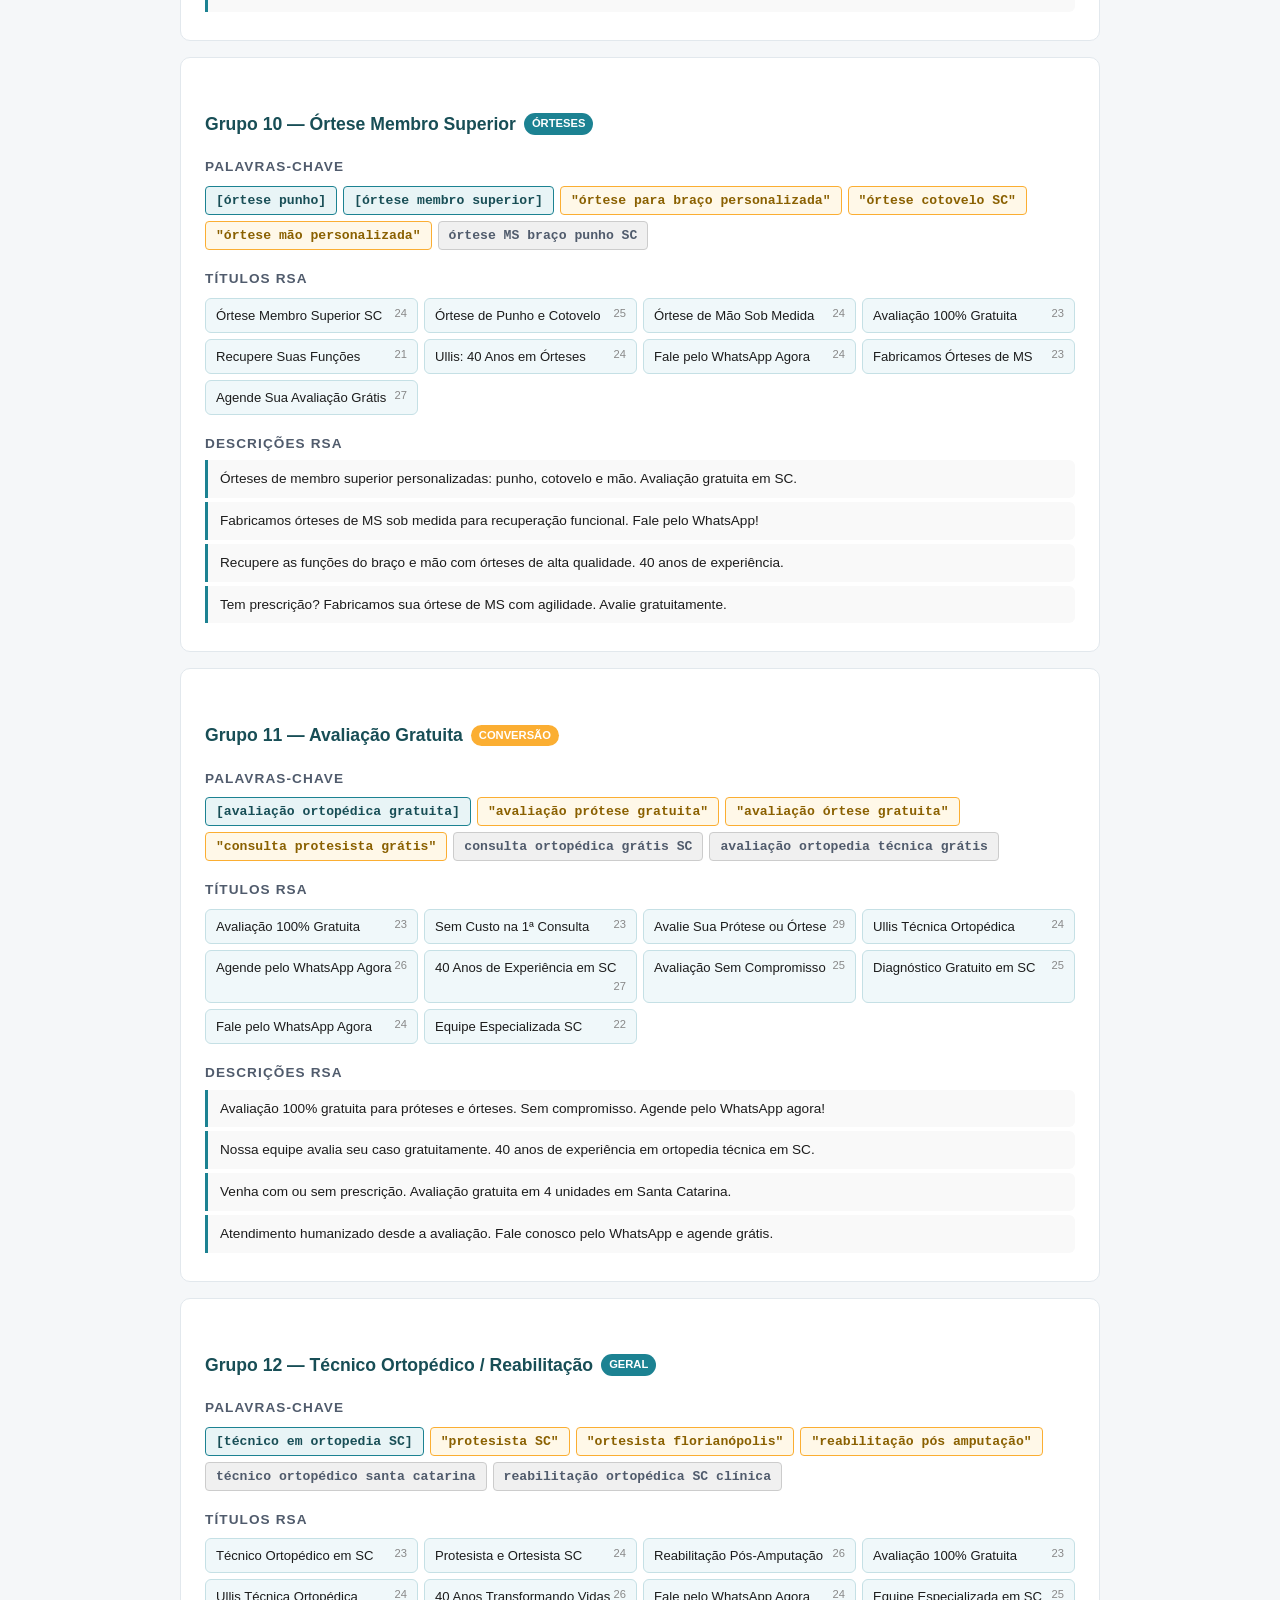
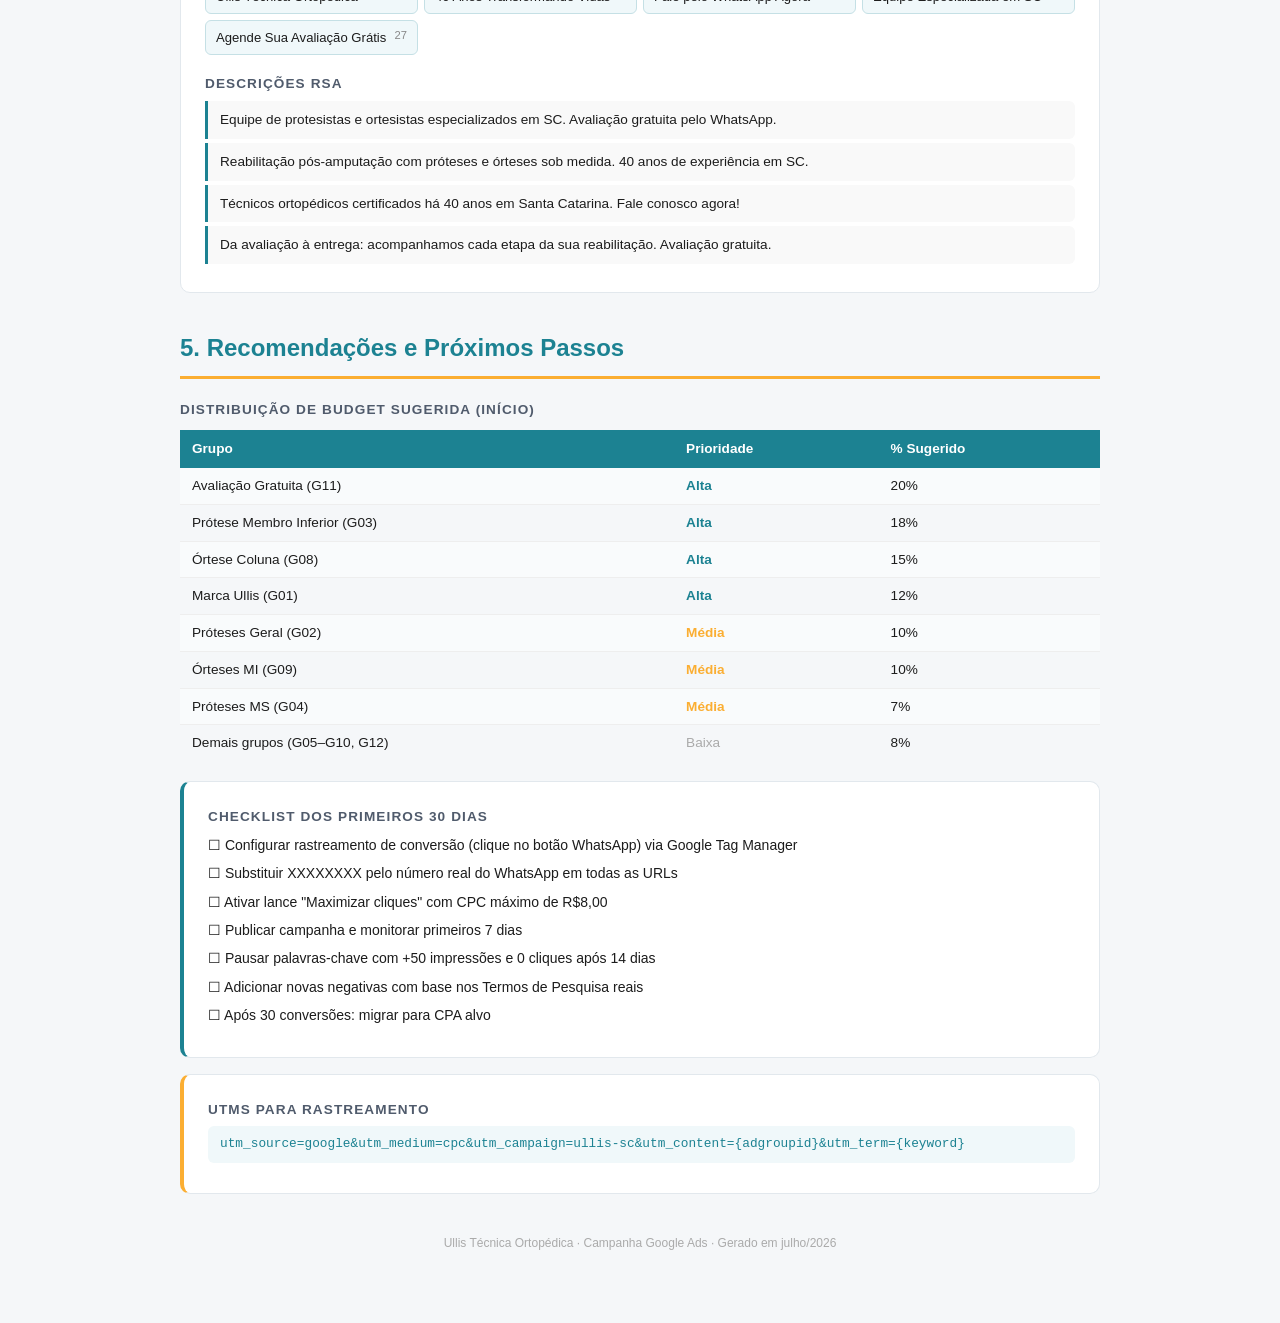
<file: Ullis/Ullis-Google-Ads-Campanha.html>
<!DOCTYPE html>
<html lang="pt-BR">
<head>
<meta charset="UTF-8">
<meta name="viewport" content="width=device-width,initial-scale=1">
<title>Ullis — Campanha Google Ads</title>
<style>
  *{box-sizing:border-box;margin:0;padding:0}
  body{font-family:'Segoe UI',Arial,sans-serif;font-size:14px;color:#1c1c1c;background:#f5f7f9;line-height:1.6}
  a{color:#1C8292;text-decoration:none}
  h1{font-size:1.5rem;color:#1C8292;border-bottom:3px solid #FBAE32;padding-bottom:8px;margin-bottom:20px}
  h2{font-size:1.1rem;color:#184e56;margin:28px 0 10px;display:flex;align-items:center;gap:8px}
  h2 span.badge{background:#1C8292;color:#fff;font-size:.7rem;padding:2px 8px;border-radius:20px;font-weight:600;white-space:nowrap}
  h3{font-size:.85rem;font-weight:700;color:#505b6c;text-transform:uppercase;letter-spacing:.08em;margin:18px 0 6px}
  .page{max-width:960px;margin:0 auto;padding:32px 20px}

  /* NAV */
  .nav{background:#184e56;color:#fff;padding:14px 20px;position:sticky;top:0;z-index:100;display:flex;align-items:center;gap:20px;flex-wrap:wrap}
  .nav strong{font-size:1rem;margin-right:8px;color:#FBAE32}
  .nav a{color:rgba(255,255,255,.8);font-size:.8rem;padding:4px 10px;border-radius:4px;transition:background .2s}
  .nav a:hover{background:rgba(255,255,255,.15);color:#fff}

  /* CARDS */
  .card{background:#fff;border-radius:10px;border:1px solid #e2e8ed;padding:24px;margin-bottom:16px}
  .card-grid{display:grid;grid-template-columns:1fr 1fr;gap:16px}

  /* TABLE */
  table{width:100%;border-collapse:collapse;font-size:.85rem;margin:10px 0}
  th{background:#1C8292;color:#fff;padding:8px 12px;text-align:left;font-weight:600}
  td{padding:7px 12px;border-bottom:1px solid #eee}
  tr:nth-child(even) td{background:#f9fbfc}
  tr:last-child td{border-bottom:none}

  /* KEYWORDS */
  .kw-list{display:flex;flex-wrap:wrap;gap:6px;margin:8px 0}
  .kw{padding:3px 10px;border-radius:4px;font-size:.82rem;font-family:monospace;font-weight:600}
  .kw.exact{background:#e8f4f6;color:#184e56;border:1px solid #1C8292}
  .kw.phrase{background:#fff8e8;color:#8a6000;border:1px solid #FBAE32}
  .kw.broad{background:#f0f0f0;color:#505b6c;border:1px solid #ccc}

  /* HEADLINES */
  .hl-grid{display:grid;grid-template-columns:repeat(auto-fill,minmax(200px,1fr));gap:6px;margin:8px 0}
  .hl{background:#f0f8fa;border:1px solid #c5e0e5;border-radius:6px;padding:6px 10px;font-size:.82rem}
  .hl .cnt{font-size:.7rem;color:#888;float:right}
  .hl.warn{border-color:#e59e06;background:#fffbe8}

  /* DESCRIPTIONS */
  .desc{background:#f9f9f9;border-left:3px solid #1C8292;padding:8px 12px;margin:4px 0;border-radius:0 6px 6px 0;font-size:.85rem}
  .desc .cnt{font-size:.7rem;color:#888;margin-left:6px}

  /* LEGEND */
  .legend{display:flex;gap:12px;flex-wrap:wrap;margin-bottom:16px;font-size:.8rem}
  .legend span{display:flex;align-items:center;gap:4px}
  .dot{width:10px;height:10px;border-radius:2px}

  /* NEGATIVE */
  .neg{display:inline-block;background:#fde8e8;color:#b00;border:1px solid #f5c0c0;border-radius:4px;padding:2px 8px;font-size:.8rem;margin:3px}

  /* URL */
  .url{background:#f0f8fa;border-radius:6px;padding:8px 12px;font-family:monospace;font-size:.8rem;color:#1C8292;word-break:break-all;margin:6px 0}

  /* SETTINGS */
  .setting{display:flex;justify-content:space-between;padding:8px 0;border-bottom:1px solid #eee;font-size:.88rem}
  .setting:last-child{border-bottom:none}
  .setting .key{color:#505b6c;font-weight:600}
  .setting .val{color:#1c1c1c;text-align:right}

  /* EXTENSION */
  .ext-item{background:#f9fbfc;border:1px solid #e2e8ed;border-radius:6px;padding:10px 14px;margin:6px 0;font-size:.85rem}
  .ext-item strong{color:#184e56}

  /* PRIORITY */
  .pri-high{color:#1C8292;font-weight:700}
  .pri-med{color:#FBAE32;font-weight:600}
  .pri-low{color:#aaa}

  /* SECTION */
  section{margin-bottom:36px}

  @media(max-width:640px){
    .card-grid{grid-template-columns:1fr}
    .hl-grid{grid-template-columns:1fr 1fr}
  }
</style>
</head>
<body>

<div class="nav">
  <strong>🎯 Ullis — Google Ads</strong>
  <a href="#config">Configurações</a>
  <a href="#extensoes">Extensões</a>
  <a href="#negativos">Negativos</a>
  <a href="#grupos">Grupos</a>
  <a href="#recomendacoes">Recomendações</a>
</div>

<div class="page">

  <div style="margin-bottom:28px">
    <div style="font-size:.8rem;color:#888;margin-bottom:4px">ULLIS TÉCNICA ORTOPÉDICA</div>
    <h1>Campanha Google Ads — Search</h1>
    <p style="color:#505b6c">Estrutura completa: 12 grupos de anúncios · Palavras-chave · Anúncios RSA · Extensões<br>
    Orçamento: R$50–100/dia · Meta: Leads via WhatsApp · Cobertura: Santa Catarina</p>
  </div>

  <!-- ─── CONFIGURAÇÕES ──────────────────── -->
  <section id="config">
    <h1>1. Configurações Gerais</h1>
    <div class="card">
      <div class="setting"><span class="key">Nome da campanha</span><span class="val">ULLIS — Search — WhatsApp — SC</span></div>
      <div class="setting"><span class="key">Tipo</span><span class="val">Pesquisa (Search)</span></div>
      <div class="setting"><span class="key">Objetivo</span><span class="val">Leads — Cliques para WhatsApp</span></div>
      <div class="setting"><span class="key">Orçamento diário</span><span class="val">R$ 75,00 (faixa R$50–100)</span></div>
      <div class="setting"><span class="key">Lance inicial (1–30 dias)</span><span class="val">Maximizar cliques · CPC máx R$8,00</span></div>
      <div class="setting"><span class="key">Lance avançado (após 30 conv.)</span><span class="val">CPA alvo</span></div>
      <div class="setting"><span class="key">Local</span><span class="val">Santa Catarina — todo o estado</span></div>
      <div class="setting"><span class="key">Idioma</span><span class="val">Português (Brasil)</span></div>
      <div class="setting"><span class="key">Redes</span><span class="val">Somente Rede de Pesquisa (desmarcar Display)</span></div>
      <div class="setting"><span class="key">Rotação de anúncios</span><span class="val">Otimizar: anúncios de melhor desempenho</span></div>
      <div class="setting"><span class="key">Agendamento</span><span class="val">Seg–Sex 7h–20h | Sáb 8h–14h</span></div>
      <div class="setting"><span class="key">Conversão a rastrear</span><span class="val">Clique no botão WhatsApp (via Google Tag Manager)</span></div>
    </div>

    <h3>URL de Destino (WhatsApp)</h3>
    <div class="url">https://wa.me/5548XXXXXXXX?text=Olá!%20Vi%20o%20anúncio%20da%20Ullis%20e%20gostaria%20de%20agendar%20uma%20avaliação%20gratuita.</div>
    <p style="font-size:.82rem;color:#666;margin-top:6px">⚠️ Substitua XXXXXXXX pelo número real. Encurte com bit.ly e adicione UTMs: <code>?utm_source=google&utm_medium=cpc&utm_campaign=ullis-sc&utm_content={adgroupid}</code></p>
  </section>

  <!-- ─── EXTENSÕES ──────────────────────── -->
  <section id="extensoes">
    <h1>2. Extensões de Anúncio</h1>

    <h3>Sitelinks</h3>
    <table>
      <tr><th>Título (25 car.)</th><th>Descrição</th><th>URL</th></tr>
      <tr><td><strong>Avaliação Gratuita</strong></td><td>Agende sem compromisso</td><td>/avaliacao-gratuita</td></tr>
      <tr><td><strong>Próteses</strong></td><td>MI, MS, Esportiva, Infantil</td><td>/proteses</td></tr>
      <tr><td><strong>Órteses</strong></td><td>Coluna, MI, MS, Pediátrica</td><td>/orteses</td></tr>
      <tr><td><strong>Nossas Unidades</strong></td><td>4 clínicas em SC</td><td>/unidades</td></tr>
      <tr><td><strong>Quem Somos</strong></td><td>40 anos de história</td><td>/quem-somos</td></tr>
    </table>

    <h3 style="margin-top:16px">Callouts (Frases de destaque)</h3>
    <div style="display:flex;flex-wrap:wrap;gap:6px;margin:8px 0">
      <span class="neg" style="background:#e8f4f6;color:#184e56;border-color:#1C8292">✓ Avaliação 100% Gratuita</span>
      <span class="neg" style="background:#e8f4f6;color:#184e56;border-color:#1C8292">✓ Fabricação Própria</span>
      <span class="neg" style="background:#e8f4f6;color:#184e56;border-color:#1C8292">✓ 40 Anos de Experiência</span>
      <span class="neg" style="background:#e8f4f6;color:#184e56;border-color:#1C8292">✓ 4 Unidades em SC</span>
      <span class="neg" style="background:#e8f4f6;color:#184e56;border-color:#1C8292">✓ Atendemos Planos de Saúde</span>
      <span class="neg" style="background:#e8f4f6;color:#184e56;border-color:#1C8292">✓ Atendimento Humanizado</span>
      <span class="neg" style="background:#e8f4f6;color:#184e56;border-color:#1C8292">✓ Empresa Familiar SC</span>
    </div>

    <h3 style="margin-top:16px">Snippets Estruturados</h3>
    <div class="ext-item"><strong>Cabeçalho:</strong> Serviços<br><strong>Valores:</strong> Próteses MI · Próteses MS · Próteses Esportivas · Próteses Infantis · Órteses Coluna · Órteses MI · Órteses MS · Órteses Pediátricas</div>

    <h3 style="margin-top:16px">Extensão de Chamada</h3>
    <div class="ext-item"><strong>Número:</strong> (48) XXXX-XXXX · <strong>Horário:</strong> Seg–Sex 7h–20h | Sáb 8h–14h</div>
  </section>

  <!-- ─── NEGATIVOS ──────────────────────── -->
  <section id="negativos">
    <h1>3. Palavras-chave Negativas (Campanha)</h1>
    <p style="font-size:.85rem;color:#666;margin-bottom:12px">Adicione estas negativas para evitar impressões e cliques irrelevantes:</p>
    <table>
      <tr><th>Negativa</th><th>Motivo</th></tr>
      <tr><td><span class="neg">grátis</span> <span class="neg">de graça</span></td><td>Pessoas buscando produtos gratuitos</td></tr>
      <tr><td><span class="neg">curso</span> <span class="neg">escola</span> <span class="neg">faculdade</span> <span class="neg">formação</span></td><td>Buscas educacionais</td></tr>
      <tr><td><span class="neg">emprego</span> <span class="neg">vaga</span> <span class="neg">salário</span> <span class="neg">trabalho</span></td><td>Buscas de emprego</td></tr>
      <tr><td><span class="neg">usado</span> <span class="neg">segunda mão</span> <span class="neg">seminovo</span></td><td>Não vendemos produtos usados</td></tr>
      <tr><td><span class="neg">animal</span> <span class="neg">pet</span> <span class="neg">veterinário</span> <span class="neg">cachorro</span></td><td>Ortopedia animal</td></tr>
      <tr><td><span class="neg">dentário</span> <span class="neg">dente</span> <span class="neg">aparelho dental</span></td><td>Ortopedia dental</td></tr>
      <tr><td><span class="neg">o que é</span> <span class="neg">wikipedia</span> <span class="neg">como funciona</span></td><td>Pesquisa informacional sem intenção de compra</td></tr>
      <tr><td><span class="neg">palco</span> <span class="neg">teatro</span> <span class="neg">show</span></td><td>Confusão com outros usos da palavra "órtese/prótese"</td></tr>
    </table>
  </section>

  <!-- ─── GRUPOS ─────────────────────────── -->
  <section id="grupos">
    <h1>4. Grupos de Anúncios (12 grupos)</h1>
    <div class="legend">
      <span><span class="dot" style="background:#e8f4f6;border:1px solid #1C8292"></span> [Exata]</span>
      <span><span class="dot" style="background:#fff8e8;border:1px solid #FBAE32"></span> "Frase"</span>
      <span><span class="dot" style="background:#f0f0f0;border:1px solid #ccc"></span> Ampla</span>
    </div>

    <!-- G01 -->
    <div class="card">
      <h2>Grupo 01 — Marca <span class="badge">MARCA</span></h2>

      <h3>Palavras-chave</h3>
      <div class="kw-list">
        <span class="kw exact">[ullis]</span>
        <span class="kw exact">[ullis técnica ortopédica]</span>
        <span class="kw phrase">"ullis ortopedia"</span>
        <span class="kw phrase">"ullis florianópolis"</span>
        <span class="kw phrase">"clínica ullis"</span>
      </div>

      <h3>Títulos RSA</h3>
      <div class="hl-grid">
        <div class="hl">Ullis Técnica Ortopédica <span class="cnt">24</span></div>
        <div class="hl">Site Oficial da Ullis <span class="cnt">21</span></div>
        <div class="hl">40 Anos Transformando Vidas <span class="cnt">26</span></div>
        <div class="hl">Avaliação Gratuita na Ullis <span class="cnt">27</span></div>
        <div class="hl">Próteses e Órteses Sob Medida <span class="cnt">29</span></div>
        <div class="hl">Fale com a Ullis pelo WhatsApp <span class="cnt">30</span></div>
        <div class="hl">4 Unidades em Santa Catarina <span class="cnt">28</span></div>
        <div class="hl">Desde 1986 em Ortopedia <span class="cnt">23</span></div>
        <div class="hl">Referência em SC <span class="cnt">16</span></div>
      </div>

      <h3>Descrições RSA</h3>
      <div class="desc">A Ullis é referência em próteses e órteses sob medida há 40 anos. Avaliação gratuita pelo WhatsApp! <span class="cnt">(96 ⚠️ encurte)</span></div>
      <div class="desc">Atendemos em 4 unidades em Santa Catarina. Tecnologia, cuidado e experiência para cada paciente. <span class="cnt">(96 ⚠️ encurte)</span></div>
      <div class="desc">Próteses e órteses personalizadas com tecnologia de ponta. Fale conosco agora pelo WhatsApp! <span class="cnt">(93 ⚠️ encurte)</span></div>
      <div class="desc">Equipe especializada há 40 anos. Agende sua avaliação gratuita. Clique e fale pelo WhatsApp. <span class="cnt">(93 ⚠️ encurte)</span></div>
      <p style="font-size:.75rem;color:#e59e06;margin-top:6px">⚠️ Ajuste o tamanho no Google Ads — limite exato é 90 caracteres. Use a ferramenta de preview para validar.</p>
    </div>

    <!-- G02 -->
    <div class="card">
      <h2>Grupo 02 — Próteses Geral <span class="badge">PRÓTESES</span></h2>
      <h3>Palavras-chave</h3>
      <div class="kw-list">
        <span class="kw exact">[prótese ortopédica]</span>
        <span class="kw exact">[prótese sob medida]</span>
        <span class="kw phrase">"fazer prótese ortopédica"</span>
        <span class="kw phrase">"clínica de prótese SC"</span>
        <span class="kw phrase">"protesista santa catarina"</span>
        <span class="kw broad">fabricar prótese ortopédica</span>
        <span class="kw broad">clínica ortopédica prótese SC</span>
      </div>
      <h3>Títulos RSA</h3>
      <div class="hl-grid">
        <div class="hl">Próteses Sob Medida em SC <span class="cnt">25</span></div>
        <div class="hl">Prótese de Alta Tecnologia <span class="cnt">26</span></div>
        <div class="hl">Referência em Próteses SC <span class="cnt">24</span></div>
        <div class="hl">Avaliação 100% Gratuita <span class="cnt">23</span></div>
        <div class="hl">Fale pelo WhatsApp Agora <span class="cnt">24</span></div>
        <div class="hl">40 Anos em Ortopedia Técnica <span class="cnt">28</span></div>
        <div class="hl">Fabricamos Sua Prótese <span class="cnt">22</span></div>
        <div class="hl">Ullis Técnica Ortopédica <span class="cnt">24</span></div>
        <div class="hl">Cuidado Artesanal e Tecnologia <span class="cnt">30</span></div>
        <div class="hl">Desde 1986 Fazendo Próteses <span class="cnt">27</span></div>
        <div class="hl">Agende Sua Avaliação Grátis <span class="cnt">27</span></div>
        <div class="hl">4 Clínicas em Santa Catarina <span class="cnt">28</span></div>
      </div>
      <h3>Descrições RSA</h3>
      <div class="desc">Próteses personalizadas para membros inferiores, superiores e esportivas. Avaliação gratuita em SC.</div>
      <div class="desc">Fabricamos próteses sob medida com tecnologia de ponta e cuidado artesanal. Fale pelo WhatsApp!</div>
      <div class="desc">Há 40 anos transformando vidas em SC. Agende sua avaliação gratuita e dê o próximo passo.</div>
      <div class="desc">Atendemos pelo plano de saúde. Equipe especializada em próteses ortopédicas desde 1986.</div>
    </div>

    <!-- G03 -->
    <div class="card">
      <h2>Grupo 03 — Prótese Membro Inferior <span class="badge">PRÓTESES</span></h2>
      <h3>Palavras-chave</h3>
      <div class="kw-list">
        <span class="kw exact">[prótese membro inferior]</span>
        <span class="kw exact">[prótese de perna]</span>
        <span class="kw exact">[prótese transtibial]</span>
        <span class="kw exact">[prótese transfemoral]</span>
        <span class="kw phrase">"prótese para amputado perna"</span>
        <span class="kw phrase">"prótese joelho ortopédica"</span>
        <span class="kw phrase">"prótese abaixo do joelho"</span>
        <span class="kw broad">amputado membro inferior prótese SC</span>
      </div>
      <h3>Títulos RSA</h3>
      <div class="hl-grid">
        <div class="hl">Prótese Membro Inferior SC <span class="cnt">25</span></div>
        <div class="hl">Prótese de Perna Sob Medida <span class="cnt">27</span></div>
        <div class="hl">Transtibial e Transfemoral <span class="cnt">25</span></div>
        <div class="hl">Avaliação 100% Gratuita <span class="cnt">23</span></div>
        <div class="hl">Recupere Sua Mobilidade <span class="cnt">23</span></div>
        <div class="hl">Ullis: 40 Anos em Próteses <span class="cnt">25</span></div>
        <div class="hl">Tecnologia em Prótese de MI <span class="cnt">26</span></div>
        <div class="hl">Fale pelo WhatsApp Agora <span class="cnt">24</span></div>
        <div class="hl">Fabricamos Sua Prótese de MI <span class="cnt">28</span></div>
        <div class="hl">Agende Sua Avaliação Grátis <span class="cnt">27</span></div>
      </div>
      <h3>Descrições RSA</h3>
      <div class="desc">Fabricamos próteses de membro inferior transtibiais e transfemorais sob medida em SC.</div>
      <div class="desc">Tecnologia de ponta em próteses de perna. Avaliação gratuita. Fale conosco pelo WhatsApp!</div>
      <div class="desc">Recupere sua mobilidade com a prótese certa. 40 anos de expertise em ortopedia técnica em SC.</div>
      <div class="desc">Atendemos amputados de MI com próteses personalizadas. Avaliação gratuita sem compromisso.</div>
    </div>

    <!-- G04 -->
    <div class="card">
      <h2>Grupo 04 — Prótese Membro Superior <span class="badge">PRÓTESES</span></h2>
      <h3>Palavras-chave</h3>
      <div class="kw-list">
        <span class="kw exact">[prótese membro superior]</span>
        <span class="kw exact">[prótese de braço]</span>
        <span class="kw exact">[prótese transradial]</span>
        <span class="kw exact">[prótese transumeral]</span>
        <span class="kw phrase">"prótese de mão ortopédica"</span>
        <span class="kw phrase">"prótese para amputado braço"</span>
        <span class="kw broad">amputado membro superior prótese SC</span>
      </div>
      <h3>Títulos RSA</h3>
      <div class="hl-grid">
        <div class="hl">Prótese Membro Superior SC <span class="cnt">25</span></div>
        <div class="hl">Prótese de Braço Sob Medida <span class="cnt">27</span></div>
        <div class="hl">Transradial e Transumeral <span class="cnt">24</span></div>
        <div class="hl">Avaliação 100% Gratuita <span class="cnt">23</span></div>
        <div class="hl">Recupere Suas Funções <span class="cnt">21</span></div>
        <div class="hl">Ullis: 40 Anos em Próteses <span class="cnt">25</span></div>
        <div class="hl">Fale pelo WhatsApp Agora <span class="cnt">24</span></div>
        <div class="hl">Fabricamos Próteses de MS <span class="cnt">25</span></div>
        <div class="hl">Agende Sua Avaliação Grátis <span class="cnt">27</span></div>
      </div>
      <h3>Descrições RSA</h3>
      <div class="desc">Próteses de membro superior transradiais e transumerais personalizadas. Avaliação gratuita em SC.</div>
      <div class="desc">Fabricamos próteses de braço e mão sob medida em SC. Fale conosco agora pelo WhatsApp!</div>
      <div class="desc">Recupere suas funções com a prótese certa para seu corpo. 40 anos de experiência em SC.</div>
      <div class="desc">Atendemos amputados de MS com próteses de alta tecnologia. Avaliação 100% gratuita.</div>
    </div>

    <!-- G05 -->
    <div class="card">
      <h2>Grupo 05 — Prótese Esportiva <span class="badge">PRÓTESES</span></h2>
      <h3>Palavras-chave</h3>
      <div class="kw-list">
        <span class="kw exact">[prótese esportiva]</span>
        <span class="kw phrase">"prótese para corrida"</span>
        <span class="kw phrase">"lâmina de carbono prótese"</span>
        <span class="kw phrase">"prótese atleta amputado"</span>
        <span class="kw broad">prótese running corrida SC</span>
        <span class="kw broad">prótese esporte amputado</span>
      </div>
      <h3>Títulos RSA</h3>
      <div class="hl-grid">
        <div class="hl">Prótese Esportiva em SC <span class="cnt">22</span></div>
        <div class="hl">Lâmina de Carbono Sob Medida <span class="cnt">28</span></div>
        <div class="hl">Volte a Praticar Esportes <span class="cnt">25</span></div>
        <div class="hl">Prótese para Corrida e Esporte <span class="cnt">30</span></div>
        <div class="hl">Avaliação 100% Gratuita <span class="cnt">23</span></div>
        <div class="hl">Ullis: Próteses Esportivas SC <span class="cnt">28</span></div>
        <div class="hl">Fale pelo WhatsApp Agora <span class="cnt">24</span></div>
        <div class="hl">Carbon Fiber Sob Medida SC <span class="cnt">26</span></div>
        <div class="hl">Agende Sua Avaliação Grátis <span class="cnt">27</span></div>
      </div>
      <h3>Descrições RSA</h3>
      <div class="desc">Próteses esportivas de alta performance, incluindo lâminas de carbono. Avaliação gratuita em SC.</div>
      <div class="desc">Volte a correr, pular e competir com a prótese esportiva ideal. Fale pelo WhatsApp!</div>
      <div class="desc">Fabricamos próteses esportivas para atletas amputados em SC. 40 anos de experiência.</div>
      <div class="desc">Da corrida ao futebol — próteses esportivas personalizadas para cada modalidade. Avalie grátis.</div>
    </div>

    <!-- G06 -->
    <div class="card">
      <h2>Grupo 06 — Prótese Infantil <span class="badge">PRÓTESES</span></h2>
      <h3>Palavras-chave</h3>
      <div class="kw-list">
        <span class="kw exact">[prótese infantil]</span>
        <span class="kw exact">[prótese pediátrica]</span>
        <span class="kw phrase">"prótese para criança"</span>
        <span class="kw phrase">"prótese bebê amputado"</span>
        <span class="kw broad">amputado infantil prótese SC</span>
      </div>
      <h3>Títulos RSA</h3>
      <div class="hl-grid">
        <div class="hl">Prótese Infantil em SC <span class="cnt">22</span></div>
        <div class="hl">Prótese Pediátrica Sob Medida <span class="cnt">29</span></div>
        <div class="hl">Para Crianças e Adolescentes <span class="cnt">28</span></div>
        <div class="hl">Avaliação 100% Gratuita <span class="cnt">23</span></div>
        <div class="hl">Cuidado Especial p/ Crianças <span class="cnt">27</span></div>
        <div class="hl">Ullis: 40 Anos Transformando <span class="cnt">28</span></div>
        <div class="hl">Fale pelo WhatsApp Agora <span class="cnt">24</span></div>
        <div class="hl">Próteses Coloridas e Funcionais <span class="cnt">31 ⚠️</span></div>
        <div class="hl warn">Próteses Coloridas Infantis <span class="cnt">27</span></div>
      </div>
      <h3>Descrições RSA</h3>
      <div class="desc">Próteses pediátricas personalizadas, desenvolvidas para o crescimento da criança. Avaliação gratuita.</div>
      <div class="desc">Fabricamos próteses infantis coloridas e funcionais em SC. Fale conosco pelo WhatsApp!</div>
      <div class="desc">Atendemos crianças e adolescentes com próteses de alta qualidade. 40 anos de experiência em SC.</div>
      <div class="desc">Cuidado humanizado e técnica especializada em próteses infantis. Avalie gratuitamente.</div>
    </div>

    <!-- G07 -->
    <div class="card">
      <h2>Grupo 07 — Órteses Geral <span class="badge">ÓRTESES</span></h2>
      <h3>Palavras-chave</h3>
      <div class="kw-list">
        <span class="kw exact">[órtese ortopédica]</span>
        <span class="kw exact">[órtese sob medida]</span>
        <span class="kw phrase">"fazer órtese personalizada"</span>
        <span class="kw phrase">"clínica de órtese SC"</span>
        <span class="kw phrase">"ortesista santa catarina"</span>
        <span class="kw broad">órtese personalizada fabricar SC</span>
      </div>
      <h3>Títulos RSA</h3>
      <div class="hl-grid">
        <div class="hl">Órteses Personalizadas SC <span class="cnt">24</span></div>
        <div class="hl">Órtese Sob Medida em SC <span class="cnt">23</span></div>
        <div class="hl">Avaliação 100% Gratuita <span class="cnt">23</span></div>
        <div class="hl">Referência em Órteses SC <span class="cnt">23</span></div>
        <div class="hl">40 Anos em Ortopedia Técnica <span class="cnt">28</span></div>
        <div class="hl">Fale pelo WhatsApp Agora <span class="cnt">24</span></div>
        <div class="hl">Fabricamos Sua Órtese <span class="cnt">21</span></div>
        <div class="hl">Ullis Técnica Ortopédica <span class="cnt">24</span></div>
        <div class="hl">Tecnologia e Conforto <span class="cnt">21</span></div>
        <div class="hl">Agende Sua Avaliação Grátis <span class="cnt">27</span></div>
      </div>
      <h3>Descrições RSA</h3>
      <div class="desc">Órteses personalizadas para coluna, membros inferiores e superiores. Avaliação gratuita em SC.</div>
      <div class="desc">Fabricamos órteses sob medida com tecnologia e cuidado artesanal em SC. Fale pelo WhatsApp!</div>
      <div class="desc">Há 40 anos fabricando órteses ortopédicas em SC. Agende sua avaliação gratuita agora.</div>
      <div class="desc">Atendemos pelo plano de saúde. Equipe especializada em órteses ortopédicas desde 1986.</div>
    </div>

    <!-- G08 -->
    <div class="card">
      <h2>Grupo 08 — Órtese de Coluna <span class="badge">ÓRTESES</span></h2>
      <h3>Palavras-chave</h3>
      <div class="kw-list">
        <span class="kw exact">[órtese de coluna]</span>
        <span class="kw exact">[colete ortopédico]</span>
        <span class="kw phrase">"colete para escoliose"</span>
        <span class="kw phrase">"órtese lombar personalizada"</span>
        <span class="kw phrase">"órtese torácica SC"</span>
        <span class="kw broad">colete TLSO ortopédico SC</span>
        <span class="kw broad">suporte coluna personalizado</span>
      </div>
      <h3>Títulos RSA</h3>
      <div class="hl-grid">
        <div class="hl">Órtese de Coluna Sob Medida <span class="cnt">27</span></div>
        <div class="hl">Colete Ortopédico Personalizado <span class="cnt">30</span></div>
        <div class="hl">Tratamento de Escoliose SC <span class="cnt">25</span></div>
        <div class="hl">Avaliação 100% Gratuita <span class="cnt">23</span></div>
        <div class="hl">Órtese Lombar e Torácica <span class="cnt">23</span></div>
        <div class="hl">Ullis: Referência em Coluna <span class="cnt">25</span></div>
        <div class="hl">Fale pelo WhatsApp Agora <span class="cnt">24</span></div>
        <div class="hl">Coletes Ortopédicos SC <span class="cnt">21</span></div>
        <div class="hl">Agende Sua Avaliação Grátis <span class="cnt">27</span></div>
      </div>
      <h3>Descrições RSA</h3>
      <div class="desc">Coletes ortopédicos e órteses de coluna personalizados para cada paciente. Avaliação gratuita em SC.</div>
      <div class="desc">Tratamos escoliose, cifose e desvios de coluna com órteses sob medida. Fale pelo WhatsApp!</div>
      <div class="desc">Fabricamos órteses lombares e torácicas (TLSO) com tecnologia e conforto. Fale pelo WhatsApp!</div>
      <div class="desc">Tem prescrição médica? Fabricamos sua órtese de coluna com agilidade. Avalie gratuitamente.</div>
    </div>

    <!-- G09 -->
    <div class="card">
      <h2>Grupo 09 — Órtese Membro Inferior <span class="badge">ÓRTESES</span></h2>
      <h3>Palavras-chave</h3>
      <div class="kw-list">
        <span class="kw exact">[órtese tornozelo]</span>
        <span class="kw exact">[AFO órtese]</span>
        <span class="kw exact">[KAFO órtese]</span>
        <span class="kw phrase">"órtese para pé personalizada"</span>
        <span class="kw phrase">"órtese joelho personalizada"</span>
        <span class="kw phrase">"palmilha ortopédica personalizada"</span>
        <span class="kw broad">órtese perna tornozelo SC</span>
      </div>
      <h3>Títulos RSA</h3>
      <div class="hl-grid">
        <div class="hl">Órtese Membro Inferior SC <span class="cnt">24</span></div>
        <div class="hl">AFO e KAFO Sob Medida <span class="cnt">21</span></div>
        <div class="hl">Órtese de Tornozelo e Joelho <span class="cnt">27</span></div>
        <div class="hl">Palmilha Ortopédica SC <span class="cnt">22</span></div>
        <div class="hl">Avaliação 100% Gratuita <span class="cnt">23</span></div>
        <div class="hl">Ullis: 40 Anos em Órteses <span class="cnt">24</span></div>
        <div class="hl">Fale pelo WhatsApp Agora <span class="cnt">24</span></div>
        <div class="hl">Fabricamos Órteses de MI <span class="cnt">23</span></div>
        <div class="hl">Agende Sua Avaliação Grátis <span class="cnt">27</span></div>
      </div>
      <h3>Descrições RSA</h3>
      <div class="desc">Órteses de membro inferior personalizadas: AFO, KAFO, tornozelo e joelho. Avaliação gratuita em SC.</div>
      <div class="desc">Palmilhas e órteses plantares sob medida para cada paciente. Fale pelo WhatsApp!</div>
      <div class="desc">Recupere sua mobilidade com a órtese de MI ideal. Fale conosco pelo WhatsApp agora!</div>
      <div class="desc">Atendemos com ou sem plano de saúde. Equipe especializada em órteses de MI desde 1986.</div>
    </div>

    <!-- G10 -->
    <div class="card">
      <h2>Grupo 10 — Órtese Membro Superior <span class="badge">ÓRTESES</span></h2>
      <h3>Palavras-chave</h3>
      <div class="kw-list">
        <span class="kw exact">[órtese punho]</span>
        <span class="kw exact">[órtese membro superior]</span>
        <span class="kw phrase">"órtese para braço personalizada"</span>
        <span class="kw phrase">"órtese cotovelo SC"</span>
        <span class="kw phrase">"órtese mão personalizada"</span>
        <span class="kw broad">órtese MS braço punho SC</span>
      </div>
      <h3>Títulos RSA</h3>
      <div class="hl-grid">
        <div class="hl">Órtese Membro Superior SC <span class="cnt">24</span></div>
        <div class="hl">Órtese de Punho e Cotovelo <span class="cnt">25</span></div>
        <div class="hl">Órtese de Mão Sob Medida <span class="cnt">24</span></div>
        <div class="hl">Avaliação 100% Gratuita <span class="cnt">23</span></div>
        <div class="hl">Recupere Suas Funções <span class="cnt">21</span></div>
        <div class="hl">Ullis: 40 Anos em Órteses <span class="cnt">24</span></div>
        <div class="hl">Fale pelo WhatsApp Agora <span class="cnt">24</span></div>
        <div class="hl">Fabricamos Órteses de MS <span class="cnt">23</span></div>
        <div class="hl">Agende Sua Avaliação Grátis <span class="cnt">27</span></div>
      </div>
      <h3>Descrições RSA</h3>
      <div class="desc">Órteses de membro superior personalizadas: punho, cotovelo e mão. Avaliação gratuita em SC.</div>
      <div class="desc">Fabricamos órteses de MS sob medida para recuperação funcional. Fale pelo WhatsApp!</div>
      <div class="desc">Recupere as funções do braço e mão com órteses de alta qualidade. 40 anos de experiência.</div>
      <div class="desc">Tem prescrição? Fabricamos sua órtese de MS com agilidade. Avalie gratuitamente.</div>
    </div>

    <!-- G11 -->
    <div class="card">
      <h2>Grupo 11 — Avaliação Gratuita <span class="badge" style="background:#FBAE32">CONVERSÃO</span></h2>
      <h3>Palavras-chave</h3>
      <div class="kw-list">
        <span class="kw exact">[avaliação ortopédica gratuita]</span>
        <span class="kw phrase">"avaliação prótese gratuita"</span>
        <span class="kw phrase">"avaliação órtese gratuita"</span>
        <span class="kw phrase">"consulta protesista grátis"</span>
        <span class="kw broad">consulta ortopédica grátis SC</span>
        <span class="kw broad">avaliação ortopedia técnica grátis</span>
      </div>
      <h3>Títulos RSA</h3>
      <div class="hl-grid">
        <div class="hl">Avaliação 100% Gratuita <span class="cnt">23</span></div>
        <div class="hl">Sem Custo na 1ª Consulta <span class="cnt">23</span></div>
        <div class="hl">Avalie Sua Prótese ou Órtese <span class="cnt">29</span></div>
        <div class="hl">Ullis Técnica Ortopédica <span class="cnt">24</span></div>
        <div class="hl">Agende pelo WhatsApp Agora <span class="cnt">26</span></div>
        <div class="hl">40 Anos de Experiência em SC <span class="cnt">27</span></div>
        <div class="hl">Avaliação Sem Compromisso <span class="cnt">25</span></div>
        <div class="hl">Diagnóstico Gratuito em SC <span class="cnt">25</span></div>
        <div class="hl">Fale pelo WhatsApp Agora <span class="cnt">24</span></div>
        <div class="hl">Equipe Especializada SC <span class="cnt">22</span></div>
      </div>
      <h3>Descrições RSA</h3>
      <div class="desc">Avaliação 100% gratuita para próteses e órteses. Sem compromisso. Agende pelo WhatsApp agora!</div>
      <div class="desc">Nossa equipe avalia seu caso gratuitamente. 40 anos de experiência em ortopedia técnica em SC.</div>
      <div class="desc">Venha com ou sem prescrição. Avaliação gratuita em 4 unidades em Santa Catarina.</div>
      <div class="desc">Atendimento humanizado desde a avaliação. Fale conosco pelo WhatsApp e agende grátis.</div>
    </div>

    <!-- G12 -->
    <div class="card">
      <h2>Grupo 12 — Técnico Ortopédico / Reabilitação <span class="badge">GERAL</span></h2>
      <h3>Palavras-chave</h3>
      <div class="kw-list">
        <span class="kw exact">[técnico em ortopedia SC]</span>
        <span class="kw phrase">"protesista SC"</span>
        <span class="kw phrase">"ortesista florianópolis"</span>
        <span class="kw phrase">"reabilitação pós amputação"</span>
        <span class="kw broad">técnico ortopédico santa catarina</span>
        <span class="kw broad">reabilitação ortopédica SC clínica</span>
      </div>
      <h3>Títulos RSA</h3>
      <div class="hl-grid">
        <div class="hl">Técnico Ortopédico em SC <span class="cnt">23</span></div>
        <div class="hl">Protesista e Ortesista SC <span class="cnt">24</span></div>
        <div class="hl">Reabilitação Pós-Amputação <span class="cnt">26</span></div>
        <div class="hl">Avaliação 100% Gratuita <span class="cnt">23</span></div>
        <div class="hl">Ullis Técnica Ortopédica <span class="cnt">24</span></div>
        <div class="hl">40 Anos Transformando Vidas <span class="cnt">26</span></div>
        <div class="hl">Fale pelo WhatsApp Agora <span class="cnt">24</span></div>
        <div class="hl">Equipe Especializada em SC <span class="cnt">25</span></div>
        <div class="hl">Agende Sua Avaliação Grátis <span class="cnt">27</span></div>
      </div>
      <h3>Descrições RSA</h3>
      <div class="desc">Equipe de protesistas e ortesistas especializados em SC. Avaliação gratuita pelo WhatsApp.</div>
      <div class="desc">Reabilitação pós-amputação com próteses e órteses sob medida. 40 anos de experiência em SC.</div>
      <div class="desc">Técnicos ortopédicos certificados há 40 anos em Santa Catarina. Fale conosco agora!</div>
      <div class="desc">Da avaliação à entrega: acompanhamos cada etapa da sua reabilitação. Avaliação gratuita.</div>
    </div>
  </section>

  <!-- ─── RECOMENDAÇÕES ──────────────────── -->
  <section id="recomendacoes">
    <h1>5. Recomendações e Próximos Passos</h1>

    <h3>Distribuição de budget sugerida (início)</h3>
    <table>
      <tr><th>Grupo</th><th>Prioridade</th><th>% Sugerido</th></tr>
      <tr><td>Avaliação Gratuita (G11)</td><td class="pri-high">Alta</td><td>20%</td></tr>
      <tr><td>Prótese Membro Inferior (G03)</td><td class="pri-high">Alta</td><td>18%</td></tr>
      <tr><td>Órtese Coluna (G08)</td><td class="pri-high">Alta</td><td>15%</td></tr>
      <tr><td>Marca Ullis (G01)</td><td class="pri-high">Alta</td><td>12%</td></tr>
      <tr><td>Próteses Geral (G02)</td><td class="pri-med">Média</td><td>10%</td></tr>
      <tr><td>Órteses MI (G09)</td><td class="pri-med">Média</td><td>10%</td></tr>
      <tr><td>Próteses MS (G04)</td><td class="pri-med">Média</td><td>7%</td></tr>
      <tr><td>Demais grupos (G05–G10, G12)</td><td class="pri-low">Baixa</td><td>8%</td></tr>
    </table>

    <div class="card" style="margin-top:20px;border-left:4px solid #1C8292">
      <h3 style="margin-top:0">Checklist dos primeiros 30 dias</h3>
      <p style="margin:6px 0">☐ Configurar rastreamento de conversão (clique no botão WhatsApp) via Google Tag Manager</p>
      <p style="margin:6px 0">☐ Substituir XXXXXXXX pelo número real do WhatsApp em todas as URLs</p>
      <p style="margin:6px 0">☐ Ativar lance "Maximizar cliques" com CPC máximo de R$8,00</p>
      <p style="margin:6px 0">☐ Publicar campanha e monitorar primeiros 7 dias</p>
      <p style="margin:6px 0">☐ Pausar palavras-chave com +50 impressões e 0 cliques após 14 dias</p>
      <p style="margin:6px 0">☐ Adicionar novas negativas com base nos Termos de Pesquisa reais</p>
      <p style="margin:6px 0">☐ Após 30 conversões: migrar para CPA alvo</p>
    </div>

    <div class="card" style="margin-top:12px;border-left:4px solid #FBAE32">
      <h3 style="margin-top:0">UTMs para rastreamento</h3>
      <div class="url">utm_source=google&utm_medium=cpc&utm_campaign=ullis-sc&utm_content={adgroupid}&utm_term={keyword}</div>
    </div>
  </section>

  <p style="text-align:center;color:#aaa;font-size:.75rem;margin-top:40px;padding-bottom:40px">Ullis Técnica Ortopédica · Campanha Google Ads · Gerado em julho/2026</p>
</div>
</body>
</html>
</file>
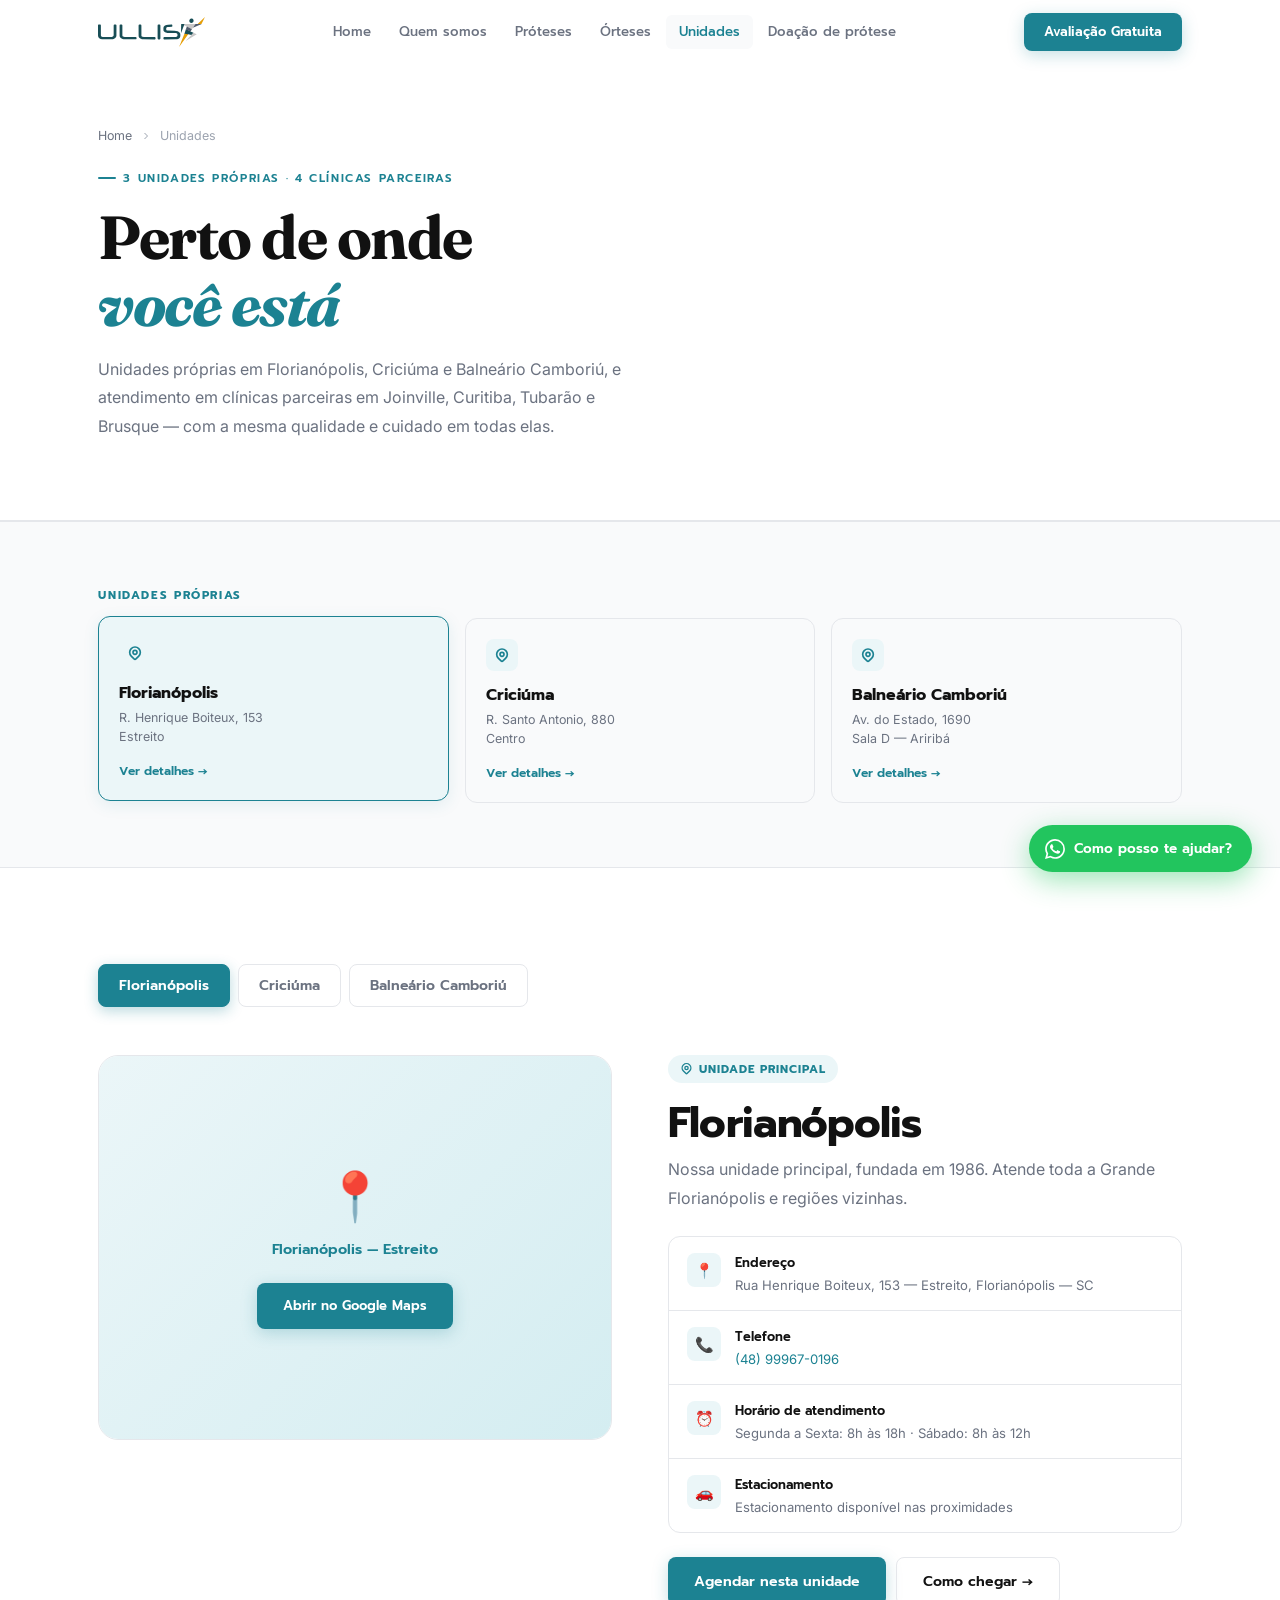
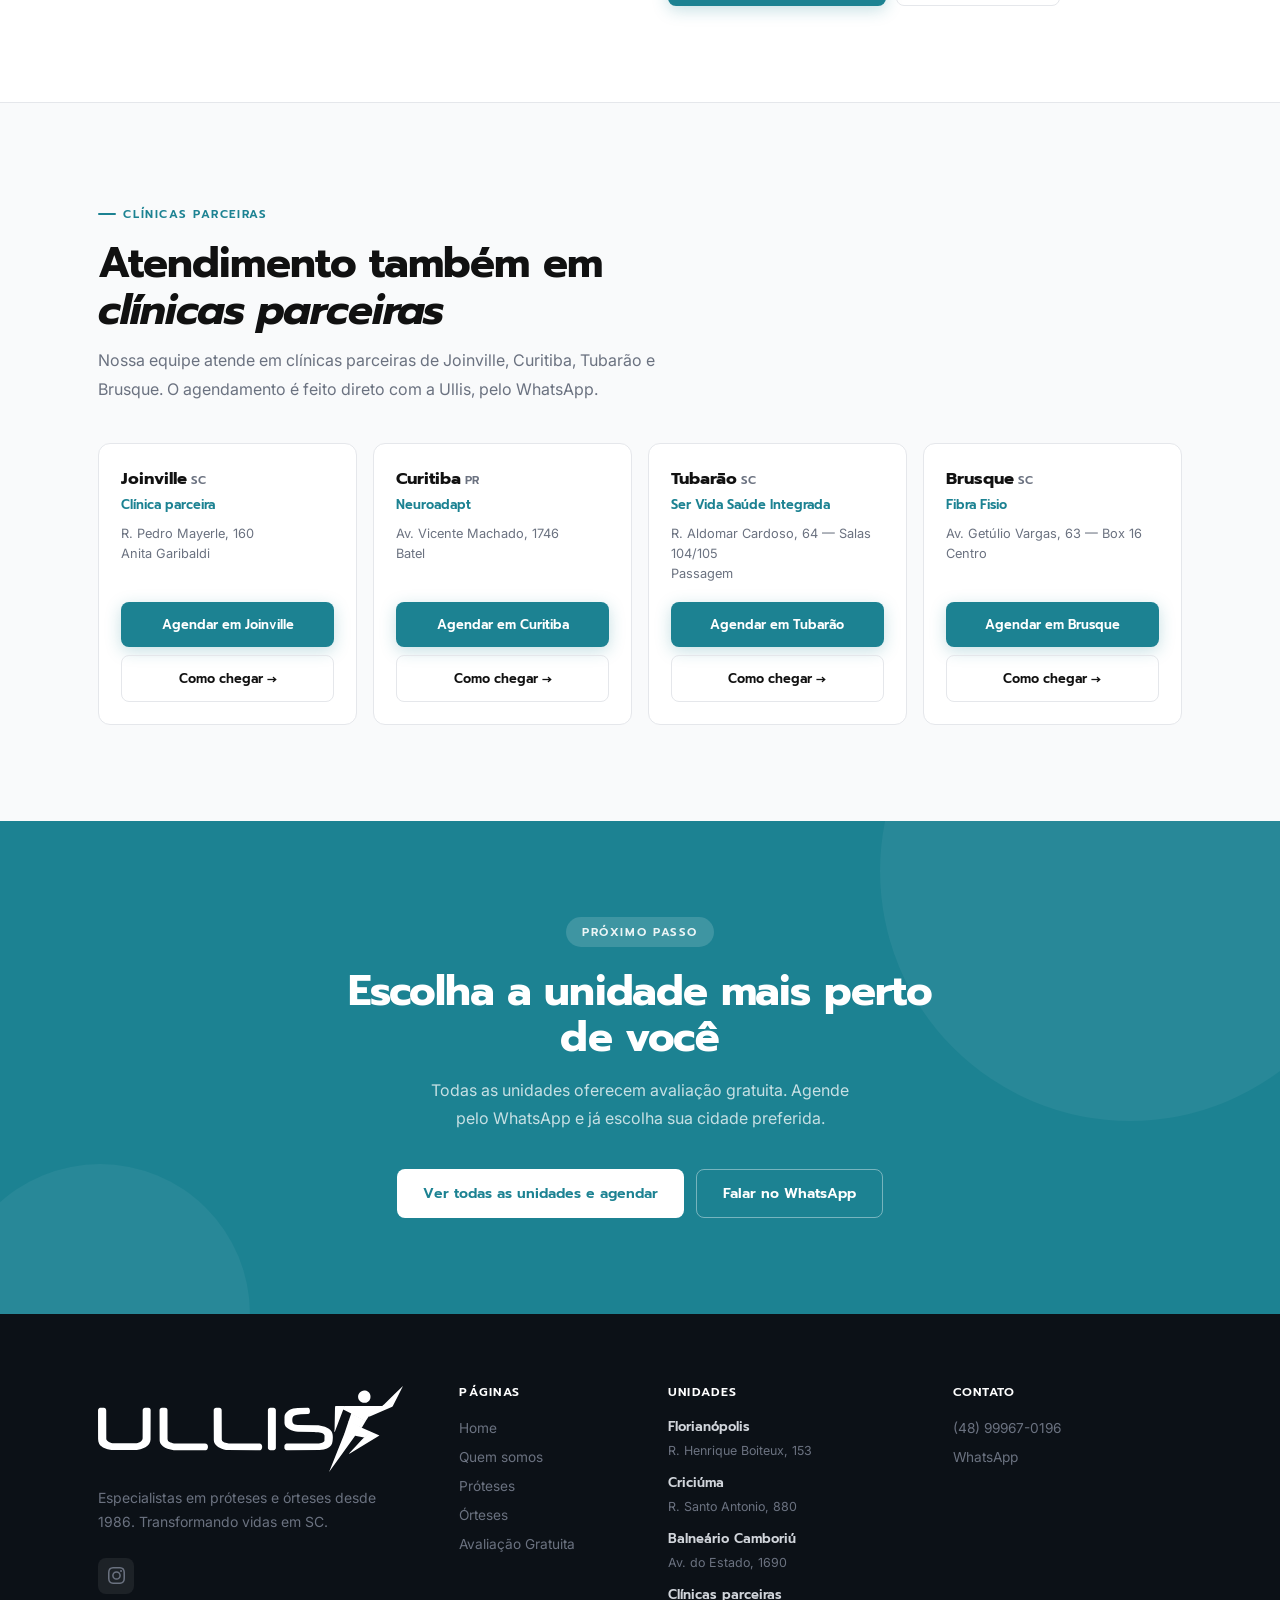
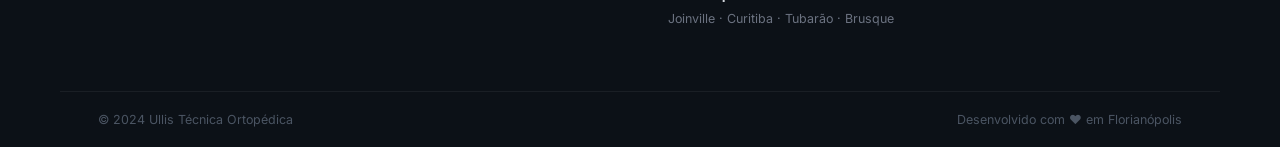
<file: Ullis/unidades.html>
<!DOCTYPE html>
<html lang="pt-BR">
<head>
  <!-- Google Tag Manager -->
  <script>(function(w,d,s,l,i){w[l]=w[l]||[];w[l].push({'gtm.start':
  new Date().getTime(),event:'gtm.js'});var f=d.getElementsByTagName(s)[0],
  j=d.createElement(s),dl=l!='dataLayer'?'&l='+l:'';j.async=true;j.src=
  'https://www.googletagmanager.com/gtm.js?id='+i+dl;f.parentNode.insertBefore(j,f);
  })(window,document,'script','dataLayer','GTM-PT29QJKT');</script>
  <!-- End Google Tag Manager -->
  <meta charset="UTF-8"><meta name="viewport" content="width=device-width, initial-scale=1.0">
  <title>Nossas Unidades | Ullis Técnica Ortopédica em SC</title>
  <meta name="description" content="Unidades próprias em Florianópolis, Criciúma e Balneário Camboriú, e atendimento em clínicas parceiras em Joinville, Curitiba, Tubarão e Brusque. Agende sua avaliação gratuita.">
  <link rel="canonical" href="https://ullis.com.br/unidades">
  <meta name="keywords" content="Ullis Florianópolis, Ullis Criciúma, Ullis Balneário Camboriú, prótese Joinville, prótese Curitiba, prótese Tubarão, prótese Brusque, prótese Santa Catarina, clínica ortopédica SC">
  <link rel="preconnect" href="https://fonts.googleapis.com">
  <link rel="preconnect" href="https://fonts.gstatic.com" crossorigin>
  <link href="https://fonts.googleapis.com/css2?family=Prompt:ital,wght@0,300;0,400;0,600;0,700;0,800;1,700&family=Inter:wght@400;500&family=Fraunces:ital,opsz,wght@1,9..144,700&display=swap" rel="stylesheet">
  <link rel="stylesheet" href="css/main.css">
  <script type="application/ld+json">
  {"@context":"https://schema.org","@type":"MedicalBusiness","name":"Ullis Técnica Ortopédica","url":"https://ullis.com.br","telephone":"(48) 99967-0196","location":[
    {"@type":"Place","name":"Ullis Florianópolis","address":{"@type":"PostalAddress","streetAddress":"Rua Henrique Boiteux, 153","addressLocality":"Florianópolis","addressRegion":"SC","addressCountry":"BR"}},
    {"@type":"Place","name":"Ullis Criciúma","address":{"@type":"PostalAddress","streetAddress":"Rua Santo Antonio, 880","addressLocality":"Criciúma","addressRegion":"SC","addressCountry":"BR"}},
    {"@type":"Place","name":"Ullis Balneário Camboriú","address":{"@type":"PostalAddress","streetAddress":"Avenida do Estado, 1690","addressLocality":"Balneário Camboriú","addressRegion":"SC","addressCountry":"BR"}}
  ]}
  </script>
  <style>
  /* Tabs de seleção de unidade */
  .unit-tabs{display:flex;gap:8px;flex-wrap:wrap;margin-bottom:48px}
  .unit-tab{
    font-family:'Prompt',sans-serif;font-size:.875rem;font-weight:600;
    padding:10px 20px;border-radius:8px;border:1.5px solid var(--bd);
    color:var(--tm);background:#fff;cursor:pointer;
    transition:border-color var(--tr),color var(--tr),background var(--tr),box-shadow var(--tr);
  }
  .unit-tab:hover{border-color:var(--c);color:var(--c);background:var(--cl)}
  .unit-tab.active{border-color:var(--c);color:#fff;background:var(--c);box-shadow:0 4px 14px rgba(28,130,146,.3)}

  /* Card de unidade */
  .unit-detail{display:none;animation:fadeIn .35s ease}
  .unit-detail.active{display:grid;grid-template-columns:1fr 1fr;gap:56px;align-items:start}
  @keyframes fadeIn{from{opacity:0;transform:translateY(8px)}to{opacity:1;transform:none}}

  .unit-map{border-radius:var(--rl);overflow:hidden;aspect-ratio:4/3;background:var(--cl);border:1px solid var(--bd);position:relative}
  .unit-map iframe{width:100%;height:100%;border:none}
  .unit-map__placeholder{
    width:100%;height:100%;display:flex;flex-direction:column;
    align-items:center;justify-content:center;gap:12px;
    background:linear-gradient(135deg,#ebf6f8,#d4edf1);
  }
  .unit-map__placeholder-ico{font-size:3rem}
  .unit-map__placeholder p{font-family:'Prompt',sans-serif;font-weight:600;font-size:.9rem;color:var(--c)}

  .unit-info h2{margin-bottom:6px}
  .unit-badge{display:inline-flex;align-items:center;gap:6px;background:var(--cl);color:var(--c);font-family:'Prompt',sans-serif;font-size:.72rem;font-weight:700;letter-spacing:.08em;text-transform:uppercase;padding:5px 12px;border-radius:100px;margin-bottom:18px}

  .unit-details-list{display:flex;flex-direction:column;gap:0;border:1px solid var(--bd);border-radius:var(--r);overflow:hidden;margin:24px 0}
  .unit-detail-row{display:flex;align-items:flex-start;gap:14px;padding:16px 18px;border-bottom:1px solid var(--bd);transition:background var(--tr)}
  .unit-detail-row:last-child{border-bottom:none}
  .unit-detail-row:hover{background:var(--bg)}
  .unit-detail-row__ico{width:34px;height:34px;border-radius:8px;background:var(--cl);display:flex;align-items:center;justify-content:center;font-size:15px;flex-shrink:0}
  .unit-detail-row strong{display:block;font-family:'Prompt',sans-serif;font-size:.8rem;font-weight:600;color:var(--t);margin-bottom:2px}
  .unit-detail-row span{font-size:.82rem;color:var(--tm)}
  .unit-detail-row a{font-size:.82rem;color:var(--c);transition:opacity var(--tr)}
  .unit-detail-row a:hover{opacity:.7}

  .unit-actions{display:flex;gap:10px;flex-wrap:wrap}

  /* Grid todos as unidades */
  .all-units{display:grid;grid-template-columns:repeat(3,1fr);gap:16px}
  .mini-card{border:1px solid var(--bd);border-radius:var(--r);padding:20px;transition:border-color var(--tr),box-shadow var(--tr),transform var(--tr);cursor:pointer}
  .mini-card:hover,.mini-card.active{border-color:var(--c);box-shadow:0 4px 16px rgba(28,130,146,.1);transform:translateY(-2px)}
  .mini-card.active{background:var(--cl)}
  .mini-card__city{font-family:'Prompt',sans-serif;font-size:1rem;font-weight:700;color:var(--t);margin-bottom:4px}
  .mini-card__addr{font-size:.78rem;color:var(--tm);line-height:1.5;margin-bottom:12px}
  .mini-card__link{font-size:.76rem;font-family:'Prompt',sans-serif;font-weight:600;color:var(--c);display:inline-flex;align-items:center;gap:4px}

  .units-label{font-family:'Prompt',sans-serif;font-size:.72rem;font-weight:700;letter-spacing:.14em;text-transform:uppercase;color:var(--c);margin-bottom:14px}

  /* Clínicas parceiras */
  .partners{display:grid;grid-template-columns:repeat(4,1fr);gap:16px;margin-top:40px}
  .partner-card{display:flex;flex-direction:column;border:1px solid var(--bd);border-radius:var(--r);padding:22px;background:#fff;transition:border-color var(--tr),box-shadow var(--tr)}
  .partner-card:hover{border-color:var(--c);box-shadow:0 4px 16px rgba(28,130,146,.1)}
  .partner-card__city{font-family:'Prompt',sans-serif;font-size:1.05rem;font-weight:700;color:var(--t)}
  .partner-card__uf{font-size:.72rem;font-weight:600;color:var(--tm);margin-left:4px}
  .partner-card__name{font-family:'Prompt',sans-serif;font-size:.8rem;font-weight:600;color:var(--c);margin:4px 0 10px}
  .partner-card__addr{font-size:.8rem;color:var(--tm);line-height:1.55;margin-bottom:18px;flex:1}
  .partner-card__actions{display:flex;flex-direction:column;gap:8px}
  .partner-card__actions .btn{font-size:.8rem;justify-content:center}

  @media(max-width:1024px){.unit-detail.active{grid-template-columns:1fr}.all-units{grid-template-columns:1fr 1fr 1fr}.partners{grid-template-columns:1fr 1fr}}
  @media(max-width:640px){.all-units{grid-template-columns:1fr}.partners{grid-template-columns:1fr}.unit-tabs{gap:6px}.unit-tab{font-size:.8rem;padding:8px 14px}}
  </style>
</head>
<body>
<!-- Google Tag Manager (noscript) -->
<noscript><iframe src="https://www.googletagmanager.com/ns.html?id=GTM-PT29QJKT" height="0" width="0" style="display:none;visibility:hidden"></iframe></noscript>
<!-- End Google Tag Manager (noscript) -->

<nav class="nav" id="nav">
  <div class="nav__i">
    <a href="/" class="logo"><img src="img/logo.svg" alt="Ullis Técnica Ortopédica" height="30"></a>
    <div class="nav__links">
      <a href="/">Home</a>
      <a href="/quem-somos">Quem somos</a>
      <a href="/proteses">Próteses</a>
      <a href="/orteses">Órteses</a>
      <a href="/unidades" class="active">Unidades</a>
      <a href="/doacao-protese">Doação de prótese</a>
    </div>
    <div class="nav__end"><a href="/avaliacao-gratuita" class="btn btn-teal nav__cta-btn">Avaliação Gratuita</a></div>
    <button class="burger" aria-label="Menu" id="burger"><span></span><span></span><span></span></button>
  </div>
</nav>

<!-- HERO -->
<section class="page-hero">
  <div class="wrap">
    <div class="page-hero__breadcrumb">
      <a href="/">Home</a>
      <svg width="12" height="12" viewBox="0 0 24 24" fill="none" stroke="currentColor" stroke-width="2"><path d="M9 18l6-6-6-6"/></svg>
      <span>Unidades</span>
    </div>
    <div class="page-hero__inner" data-r>
      <div class="eyebrow">3 unidades próprias · 4 clínicas parceiras</div>
      <h1>Perto de onde<br><em>você está</em></h1>
      <p style="max-width:560px;margin-top:16px">Unidades próprias em Florianópolis, Criciúma e Balneário Camboriú, e atendimento em clínicas parceiras em Joinville, Curitiba, Tubarão e Brusque — com a mesma qualidade e cuidado em todas elas.</p>
    </div>
  </div>
</section>

<!-- VISÃO GERAL -->
<section class="s-sm" style="background:var(--bg);border-top:1px solid var(--bd);border-bottom:1px solid var(--bd)">
  <div class="wrap">
    <div class="units-label">Unidades próprias</div>
    <div class="all-units">
      <div class="mini-card active" data-unit="florianopolis" data-r>
        <div style="width:32px;height:32px;border-radius:8px;background:var(--cl);display:flex;align-items:center;justify-content:center;margin-bottom:12px;color:var(--c)">
          <svg width="16" height="16" viewBox="0 0 24 24" fill="none" stroke="currentColor" stroke-width="2.5"><path d="M17.657 16.657L13.414 20.9a2 2 0 01-2.827 0l-4.244-4.243a8 8 0 1111.314 0z"/><circle cx="12" cy="11" r="3"/></svg>
        </div>
        <div class="mini-card__city">Florianópolis</div>
        <div class="mini-card__addr">R. Henrique Boiteux, 153<br>Estreito</div>
        <span class="mini-card__link">Ver detalhes →</span>
      </div>
      <div class="mini-card" data-unit="criciuma" data-r data-d="1">
        <div style="width:32px;height:32px;border-radius:8px;background:var(--cl);display:flex;align-items:center;justify-content:center;margin-bottom:12px;color:var(--c)">
          <svg width="16" height="16" viewBox="0 0 24 24" fill="none" stroke="currentColor" stroke-width="2.5"><path d="M17.657 16.657L13.414 20.9a2 2 0 01-2.827 0l-4.244-4.243a8 8 0 1111.314 0z"/><circle cx="12" cy="11" r="3"/></svg>
        </div>
        <div class="mini-card__city">Criciúma</div>
        <div class="mini-card__addr">R. Santo Antonio, 880<br>Centro</div>
        <span class="mini-card__link">Ver detalhes →</span>
      </div>
      <div class="mini-card" data-unit="balneario" data-r data-d="2">
        <div style="width:32px;height:32px;border-radius:8px;background:var(--cl);display:flex;align-items:center;justify-content:center;margin-bottom:12px;color:var(--c)">
          <svg width="16" height="16" viewBox="0 0 24 24" fill="none" stroke="currentColor" stroke-width="2.5"><path d="M17.657 16.657L13.414 20.9a2 2 0 01-2.827 0l-4.244-4.243a8 8 0 1111.314 0z"/><circle cx="12" cy="11" r="3"/></svg>
        </div>
        <div class="mini-card__city">Balneário Camboriú</div>
        <div class="mini-card__addr">Av. do Estado, 1690<br>Sala D — Ariribá</div>
        <span class="mini-card__link">Ver detalhes →</span>
      </div>
    </div>
  </div>
</section>

<!-- DETALHE DE CADA UNIDADE -->
<section class="s" style="background:#fff">
  <div class="wrap">
    <div class="unit-tabs" data-r>
      <button class="unit-tab active" data-target="florianopolis">Florianópolis</button>
      <button class="unit-tab" data-target="criciuma">Criciúma</button>
      <button class="unit-tab" data-target="balneario">Balneário Camboriú</button>
    </div>

    <!-- FLORIANÓPOLIS -->
    <div class="unit-detail active" id="florianopolis">
      <div>
        <div class="unit-map">
          <div class="unit-map__placeholder">
            <div class="unit-map__placeholder-ico">📍</div>
            <p>Florianópolis — Estreito</p>
            <a href="https://maps.google.com/?q=Rua+Henrique+Boiteux+153+Estreito+Florianopolis+SC" target="_blank" rel="noopener" class="btn btn-teal" style="margin-top:8px;font-size:.82rem">Abrir no Google Maps</a>
          </div>
          <!-- Descomente e insira o embed real do Google Maps:
          <iframe src="https://www.google.com/maps/embed?pb=..." allowfullscreen loading="lazy"></iframe>
          -->
        </div>
      </div>
      <div>
        <div class="unit-badge">
          <svg width="13" height="13" viewBox="0 0 24 24" fill="none" stroke="currentColor" stroke-width="2.5"><path d="M17.657 16.657L13.414 20.9a2 2 0 01-2.827 0l-4.244-4.243a8 8 0 1111.314 0z"/><circle cx="12" cy="11" r="3"/></svg>
          Unidade principal
        </div>
        <h2>Florianópolis</h2>
        <p style="margin-top:8px;margin-bottom:4px">Nossa unidade principal, fundada em 1986. Atende toda a Grande Florianópolis e regiões vizinhas.</p>
        <div class="unit-details-list">
          <div class="unit-detail-row">
            <div class="unit-detail-row__ico">📍</div>
            <div><strong>Endereço</strong><span>Rua Henrique Boiteux, 153 — Estreito, Florianópolis — SC</span></div>
          </div>
          <div class="unit-detail-row">
            <div class="unit-detail-row__ico">📞</div>
            <div><strong>Telefone</strong><a href="tel:+5548999670196">(48) 99967-0196</a></div>
          </div>
          <div class="unit-detail-row">
            <div class="unit-detail-row__ico">⏰</div>
            <div><strong>Horário de atendimento</strong><span>Segunda a Sexta: 8h às 18h · Sábado: 8h às 12h</span></div>
          </div>
          <div class="unit-detail-row">
            <div class="unit-detail-row__ico">🚗</div>
            <div><strong>Estacionamento</strong><span>Estacionamento disponível nas proximidades</span></div>
          </div>
        </div>
        <div class="unit-actions">
          <a href="https://wa.me/5548999670196?text=Olá!%20Gostaria%20de%20agendar%20na%20unidade%20de%20Florianópolis." target="_blank" rel="noopener" class="btn btn-teal">Agendar nesta unidade</a>
          <a href="https://maps.google.com/?q=Rua+Henrique+Boiteux+153+Estreito+Florianopolis+SC" target="_blank" rel="noopener" class="btn btn-ghost">Como chegar →</a>
        </div>
      </div>
    </div>

    <!-- CRICIÚMA -->
    <div class="unit-detail" id="criciuma">
      <div>
        <div class="unit-map">
          <div class="unit-map__placeholder">
            <div class="unit-map__placeholder-ico">📍</div>
            <p>Criciúma — Centro</p>
            <a href="https://maps.google.com/?q=Rua+Santo+Antonio+880+Centro+Criciuma+SC" target="_blank" rel="noopener" class="btn btn-teal" style="margin-top:8px;font-size:.82rem">Abrir no Google Maps</a>
          </div>
        </div>
      </div>
      <div>
        <div class="unit-badge">
          <svg width="13" height="13" viewBox="0 0 24 24" fill="none" stroke="currentColor" stroke-width="2.5"><path d="M17.657 16.657L13.414 20.9a2 2 0 01-2.827 0l-4.244-4.243a8 8 0 1111.314 0z"/><circle cx="12" cy="11" r="3"/></svg>
          Sul de SC
        </div>
        <h2>Criciúma</h2>
        <p style="margin-top:8px;margin-bottom:4px">Atendendo o sul catarinense com a mesma excelência da unidade principal. Referência na região carbonífera.</p>
        <div class="unit-details-list">
          <div class="unit-detail-row">
            <div class="unit-detail-row__ico">📍</div>
            <div><strong>Endereço</strong><span>Rua Santo Antonio, 880 — Centro, Criciúma — SC</span></div>
          </div>
          <div class="unit-detail-row">
            <div class="unit-detail-row__ico">📞</div>
            <div><strong>Telefone</strong><a href="tel:+5548999670196">(48) 99967-0196</a></div>
          </div>
          <div class="unit-detail-row">
            <div class="unit-detail-row__ico">⏰</div>
            <div><strong>Horário de atendimento</strong><span>Segunda a Sexta: 8h às 18h · Sábado: 8h às 12h</span></div>
          </div>
        </div>
        <div class="unit-actions">
          <a href="https://wa.me/5548999670196?text=Olá!%20Gostaria%20de%20agendar%20na%20unidade%20de%20Criciúma." target="_blank" rel="noopener" class="btn btn-teal">Agendar nesta unidade</a>
          <a href="https://maps.google.com/?q=Rua+Santo+Antonio+880+Centro+Criciuma+SC" target="_blank" rel="noopener" class="btn btn-ghost">Como chegar →</a>
        </div>
      </div>
    </div>

    <!-- BALNEÁRIO -->
    <div class="unit-detail" id="balneario">
      <div>
        <div class="unit-map">
          <div class="unit-map__placeholder">
            <div class="unit-map__placeholder-ico">📍</div>
            <p>Balneário Camboriú — Ariribá</p>
            <a href="https://maps.google.com/?q=Avenida+do+Estado+1690+Sala+D+Balneario+Camboriu+SC" target="_blank" rel="noopener" class="btn btn-teal" style="margin-top:8px;font-size:.82rem">Abrir no Google Maps</a>
          </div>
        </div>
      </div>
      <div>
        <div class="unit-badge">
          <svg width="13" height="13" viewBox="0 0 24 24" fill="none" stroke="currentColor" stroke-width="2.5"><path d="M17.657 16.657L13.414 20.9a2 2 0 01-2.827 0l-4.244-4.243a8 8 0 1111.314 0z"/><circle cx="12" cy="11" r="3"/></svg>
          Litoral Norte
        </div>
        <h2>Balneário Camboriú</h2>
        <p style="margin-top:8px;margin-bottom:4px">Unidade no litoral norte, atendendo a região do Vale do Itajaí e toda a costa catarinense.</p>
        <div class="unit-details-list">
          <div class="unit-detail-row">
            <div class="unit-detail-row__ico">📍</div>
            <div><strong>Endereço</strong><span>Avenida do Estado, 1690 — Sala D, Ariribá, Balneário Camboriú — SC</span></div>
          </div>
          <div class="unit-detail-row">
            <div class="unit-detail-row__ico">📞</div>
            <div><strong>Telefone</strong><a href="tel:+5548999670196">(48) 99967-0196</a></div>
          </div>
          <div class="unit-detail-row">
            <div class="unit-detail-row__ico">⏰</div>
            <div><strong>Horário de atendimento</strong><span>Segunda a Sexta: 8h às 18h · Sábado: 8h às 12h</span></div>
          </div>
        </div>
        <div class="unit-actions">
          <a href="https://wa.me/5548999670196?text=Olá!%20Gostaria%20de%20agendar%20na%20unidade%20de%20Balneário%20Camboriú." target="_blank" rel="noopener" class="btn btn-teal">Agendar nesta unidade</a>
          <a href="https://maps.google.com/?q=Avenida+do+Estado+1690+Sala+D+Balneario+Camboriu+SC" target="_blank" rel="noopener" class="btn btn-ghost">Como chegar →</a>
        </div>
      </div>
    </div>

  </div>
</section>

<!-- CLÍNICAS PARCEIRAS -->
<section class="s" id="parceiras" style="background:var(--bg);border-top:1px solid var(--bd)">
  <div class="wrap">
    <div data-r>
      <div class="eyebrow">Clínicas parceiras</div>
      <h2>Atendimento também em<br><em>clínicas parceiras</em></h2>
      <p style="max-width:560px;margin-top:12px">Nossa equipe atende em clínicas parceiras de Joinville, Curitiba, Tubarão e Brusque. O agendamento é feito direto com a Ullis, pelo WhatsApp.</p>
    </div>
    <div class="partners">
      <div class="partner-card" data-r>
        <div class="partner-card__city">Joinville<span class="partner-card__uf">SC</span></div>
        <div class="partner-card__name">Clínica parceira</div>
        <div class="partner-card__addr">R. Pedro Mayerle, 160<br>Anita Garibaldi</div>
        <div class="partner-card__actions">
          <a href="https://wa.me/5548999670196?text=Olá!%20Gostaria%20de%20agendar%20atendimento%20em%20Joinville." target="_blank" rel="noopener" class="btn btn-teal">Agendar em Joinville</a>
          <a href="https://maps.google.com/?q=Pedro+Mayerle+160+Anita+Garibaldi+Joinville+SC" target="_blank" rel="noopener" class="btn btn-ghost">Como chegar →</a>
        </div>
      </div>
      <div class="partner-card" data-r data-d="1">
        <div class="partner-card__city">Curitiba<span class="partner-card__uf">PR</span></div>
        <div class="partner-card__name">Neuroadapt</div>
        <div class="partner-card__addr">Av. Vicente Machado, 1746<br>Batel</div>
        <div class="partner-card__actions">
          <a href="https://wa.me/5548999670196?text=Olá!%20Gostaria%20de%20agendar%20atendimento%20em%20Curitiba." target="_blank" rel="noopener" class="btn btn-teal">Agendar em Curitiba</a>
          <a href="https://maps.google.com/?q=Neuroadapt+Av+Vicente+Machado+1746+Batel+Curitiba+PR" target="_blank" rel="noopener" class="btn btn-ghost">Como chegar →</a>
        </div>
      </div>
      <div class="partner-card" data-r data-d="2">
        <div class="partner-card__city">Tubarão<span class="partner-card__uf">SC</span></div>
        <div class="partner-card__name">Ser Vida Saúde Integrada</div>
        <div class="partner-card__addr">R. Aldomar Cardoso, 64 — Salas 104/105<br>Passagem</div>
        <div class="partner-card__actions">
          <a href="https://wa.me/5548999670196?text=Olá!%20Gostaria%20de%20agendar%20atendimento%20em%20Tubarão." target="_blank" rel="noopener" class="btn btn-teal">Agendar em Tubarão</a>
          <a href="https://maps.google.com/?q=Ser+Vida+Saude+Integrada+Rua+Aldomar+Cardoso+64+Passagem+Tubarao+SC" target="_blank" rel="noopener" class="btn btn-ghost">Como chegar →</a>
        </div>
      </div>
      <div class="partner-card" data-r data-d="3">
        <div class="partner-card__city">Brusque<span class="partner-card__uf">SC</span></div>
        <div class="partner-card__name">Fibra Fisio</div>
        <div class="partner-card__addr">Av. Getúlio Vargas, 63 — Box 16<br>Centro</div>
        <div class="partner-card__actions">
          <a href="https://wa.me/5548999670196?text=Olá!%20Gostaria%20de%20agendar%20atendimento%20em%20Brusque." target="_blank" rel="noopener" class="btn btn-teal">Agendar em Brusque</a>
          <a href="https://maps.google.com/?q=Fibra+Fisio+Av+Getulio+Vargas+63+Centro+Brusque+SC" target="_blank" rel="noopener" class="btn btn-ghost">Como chegar →</a>
        </div>
      </div>
    </div>
  </div>
</section>

<!-- CTA -->
<section class="cta-final">
  <div class="cta-final__in" data-r>
    <span class="cta-tag">Próximo passo</span>
    <h2>Escolha a unidade mais perto de você</h2>
    <p>Todas as unidades oferecem avaliação gratuita. Agende pelo WhatsApp e já escolha sua cidade preferida.</p>
    <div class="cta-final__btns">
      <a href="/avaliacao-gratuita" class="btn btn-wh">Ver todas as unidades e agendar</a>
      <a href="https://wa.me/5548999670196" class="btn btn-ghost-wh" target="_blank" rel="noopener">Falar no WhatsApp</a>
    </div>
  </div>
</section>

<footer class="footer">
  <div class="footer__main">
    <div><div class="footer__brand-name"><img src="img/logo.svg" alt="Ullis" height="34" style="filter:brightness(0) invert(1)"></div><p class="brand-desc">Especialistas em próteses e órteses desde 1986. Transformando vidas em SC.</p><div class="soc"><a href="https://www.instagram.com/ullistecnicaortopedica/" target="_blank" rel="noopener" aria-label="Instagram"><svg width="17" height="17" viewBox="0 0 24 24" fill="currentColor"><path d="M12 2.163c3.204 0 3.584.012 4.85.07 3.252.148 4.771 1.691 4.919 4.919.058 1.265.069 1.645.069 4.849 0 3.205-.012 3.584-.069 4.849-.149 3.225-1.664 4.771-4.919 4.919-1.266.058-1.644.07-4.85.07-3.204 0-3.584-.012-4.849-.07-3.26-.149-4.771-1.699-4.919-4.92-.058-1.265-.07-1.644-.07-4.849 0-3.204.013-3.583.07-4.849.149-3.227 1.664-4.771 4.919-4.919 1.266-.057 1.645-.069 4.849-.069zM12 0C8.741 0 8.333.014 7.053.072 2.695.272.273 2.69.073 7.052.014 8.333 0 8.741 0 12c0 3.259.014 3.668.072 4.948.2 4.358 2.618 6.78 6.98 6.98C8.333 23.986 8.741 24 12 24c3.259 0 3.668-.014 4.948-.072 4.354-.2 6.782-2.618 6.979-6.98.059-1.28.073-1.689.073-4.948 0-3.259-.014-3.667-.072-4.947-.196-4.354-2.617-6.78-6.979-6.98C15.668.014 15.259 0 12 0zm0 5.838a6.162 6.162 0 100 12.324 6.162 6.162 0 000-12.324zM12 16a4 4 0 110-8 4 4 0 010 8zm6.406-11.845a1.44 1.44 0 100 2.881 1.44 1.44 0 000-2.881z"/></svg></a></div></div>
    <div class="footer__col"><h5>Páginas</h5><ul><li><a href="/">Home</a></li><li><a href="/quem-somos">Quem somos</a></li><li><a href="/proteses">Próteses</a></li><li><a href="/orteses">Órteses</a></li><li><a href="/avaliacao-gratuita">Avaliação Gratuita</a></li></ul></div>
    <div class="footer__col"><h5>Unidades</h5><div class="footer__addrs"><div class="footer__addr"><strong>Florianópolis</strong><span>R. Henrique Boiteux, 153</span></div><div class="footer__addr"><strong>Criciúma</strong><span>R. Santo Antonio, 880</span></div><div class="footer__addr"><strong>Balneário Camboriú</strong><span>Av. do Estado, 1690</span></div><div class="footer__addr"><strong>Clínicas parceiras</strong><span>Joinville · Curitiba · Tubarão · Brusque</span></div></div></div>
    <div class="footer__col"><h5>Contato</h5><ul><li><a href="tel:+5548999670196">(48) 99967-0196</a></li><li><a href="https://wa.me/5548999670196" target="_blank">WhatsApp</a></li></ul></div>
  </div>
  <div style="max-width:var(--max);margin:0 auto"><div class="footer__bar"><span>© 2024 Ullis Técnica Ortopédica</span><span>Desenvolvido com ♥ em Florianópolis</span></div></div>
</footer>

<a href="https://wa.me/5548999670196" target="_blank" rel="noopener" class="wa" aria-label="WhatsApp"><svg viewBox="0 0 24 24" fill="currentColor"><path d="M17.472 14.382c-.297-.149-1.758-.867-2.03-.967-.273-.099-.471-.148-.67.15-.197.297-.767.966-.94 1.164-.173.199-.347.223-.644.075-.297-.15-1.255-.463-2.39-1.475-.883-.788-1.48-1.761-1.653-2.059-.173-.297-.018-.458.13-.606.134-.133.298-.347.446-.52.149-.174.198-.298.298-.497.099-.198.05-.371-.025-.52-.075-.149-.669-1.612-.916-2.207-.242-.579-.487-.5-.669-.51-.173-.008-.371-.01-.57-.01-.198 0-.52.074-.792.372-.272.297-1.04 1.016-1.04 2.479 0 1.462 1.065 2.875 1.213 3.074.149.198 2.096 3.2 5.077 4.487.709.306 1.262.489 1.694.625.712.227 1.36.195 1.871.118.571-.085 1.758-.719 2.006-1.413.248-.694.248-1.289.173-1.413-.074-.124-.272-.198-.57-.347m-5.421 7.403h-.004a9.87 9.87 0 01-5.031-1.378l-.361-.214-3.741.982.998-3.648-.235-.374a9.86 9.86 0 01-1.51-5.26c.001-5.45 4.436-9.884 9.888-9.884 2.64 0 5.122 1.03 6.988 2.898a9.825 9.825 0 012.893 6.994c-.003 5.45-4.437 9.884-9.885 9.884m8.413-18.297A11.815 11.815 0 0012.05 0C5.495 0 .16 5.335.157 11.892c0 2.096.547 4.142 1.588 5.945L.057 24l6.305-1.654a11.882 11.882 0 005.683 1.448h.005c6.554 0 11.89-5.335 11.893-11.893a11.821 11.821 0 00-3.48-8.413z"/></svg><span>Como posso te ajudar?</span></a>

<script>
const nav=document.getElementById('nav');
window.addEventListener('scroll',()=>nav.classList.toggle('up',scrollY>10),{passive:true});
const ro=new IntersectionObserver(es=>es.forEach(e=>{if(e.isIntersecting)e.target.classList.add('on')}),{threshold:.1});
document.querySelectorAll('[data-r]').forEach(el=>ro.observe(el));
const burger=document.getElementById('burger');const links=document.querySelector('.nav__links');let open=false;
burger.addEventListener('click',()=>{open=!open;links.style.cssText=open?'display:flex;flex-direction:column;position:absolute;top:64px;left:0;right:0;background:#fff;padding:12px 16px 16px;border-bottom:1px solid #e5e7eb;gap:2px;z-index:99;box-shadow:0 8px 24px rgba(0,0,0,.08)':''});

// Tab / unidade switcher
function switchUnit(id){
  document.querySelectorAll('.unit-tab').forEach(t=>t.classList.toggle('active',t.dataset.target===id));
  document.querySelectorAll('.unit-detail').forEach(d=>d.classList.toggle('active',d.id===id));
  document.querySelectorAll('.mini-card').forEach(c=>c.classList.toggle('active',c.dataset.unit===id));
}
document.querySelectorAll('.unit-tab').forEach(tab=>tab.addEventListener('click',()=>switchUnit(tab.dataset.target)));
document.querySelectorAll('.mini-card').forEach(card=>card.addEventListener('click',()=>{
  switchUnit(card.dataset.unit);
  document.querySelector('.unit-tabs').scrollIntoView({behavior:'smooth',block:'center'});
}));
</script>
</body>
</html>
</file>
<file: Ullis/css/main.css>
/* ═══════════════════════════════════════════════
   Ullis Técnica Ortopédica — Shared Stylesheet
   ═══════════════════════════════════════════════ */

/* ─── Reset ─── */
*,*::before,*::after{box-sizing:border-box;margin:0;padding:0}
html{scroll-behavior:smooth;font-size:16px;-webkit-text-size-adjust:100%}
body{font-family:'Inter',sans-serif;background:#fff;color:#111;-webkit-font-smoothing:antialiased;overflow-x:hidden}
img{max-width:100%;display:block;height:auto}
a{text-decoration:none;color:inherit}
button{font-family:inherit;cursor:pointer;border:none;background:none}

/* ─── Tokens ─── */
:root{
  --c:#1C8292;--cl:#ebf6f8;--cm:rgba(28,130,146,.12);--cd:#166f7d;
  --g:#FBAE32;--gd:#e49c25;
  --t:#111111;--tm:#6b7280;--ts:#9ca3af;
  --bd:#e5e7eb;--bg:#f9fafb;
  --max:1160px;
  --tr:.28s cubic-bezier(.4,0,.2,1);
  --r:12px;--rl:20px;
}

/* ─── Typography ─── */
h1,h2,h3,h4,h5{font-family:'Prompt',sans-serif;line-height:1.12;letter-spacing:-.02em;color:var(--t)}
h1{font-size:clamp(2.4rem,5vw,3.8rem);font-weight:800}
h2{font-size:clamp(1.8rem,3.5vw,2.6rem);font-weight:700}
h3{font-size:1.15rem;font-weight:600;letter-spacing:-.01em}
p{font-size:1rem;line-height:1.78;color:var(--tm)}

/* ─── Utilities ─── */
.wrap{max-width:var(--max);margin:0 auto;padding:0 clamp(16px,3vw,40px)}
.s{padding:96px 0}.s-sm{padding:64px 0}
.eyebrow{display:inline-flex;align-items:center;gap:7px;font-family:'Prompt',sans-serif;font-size:.72rem;font-weight:600;letter-spacing:.14em;text-transform:uppercase;color:var(--c);margin-bottom:18px}
.eyebrow::before{content:'';width:18px;height:2px;background:var(--c);border-radius:1px}

/* ─── Buttons ─── */
.btn{display:inline-flex;align-items:center;gap:8px;font-family:'Prompt',sans-serif;font-size:.88rem;font-weight:600;padding:13px 26px;border-radius:8px;transition:transform var(--tr),box-shadow var(--tr),background var(--tr),border-color var(--tr);white-space:nowrap}
.btn:hover{transform:translateY(-1px)}.btn:active{transform:translateY(0)}
.btn-gold{background:var(--g);color:#fff;box-shadow:0 4px 16px rgba(251,174,50,.3)}
.btn-gold:hover{background:var(--gd);box-shadow:0 8px 24px rgba(251,174,50,.4)}
.btn-teal{background:var(--c);color:#fff;box-shadow:0 4px 16px rgba(28,130,146,.25)}
.btn-teal:hover{background:var(--cd);box-shadow:0 8px 24px rgba(28,130,146,.35)}
.btn-ghost{background:transparent;color:var(--t);border:1.5px solid var(--bd)}
.btn-ghost:hover{border-color:var(--c);color:var(--c);background:var(--cl)}
.btn-wh{background:#fff;color:var(--c)}.btn-wh:hover{background:#f0f9fb}
.btn-ghost-wh{background:transparent;color:#fff;border:1.5px solid rgba(255,255,255,.4)}
.btn-ghost-wh:hover{background:rgba(255,255,255,.08);border-color:#fff}

/* ─── NAV ─── */
.nav{position:fixed;inset:0 0 auto;z-index:100;height:64px;background:rgba(255,255,255,.9);backdrop-filter:blur(16px) saturate(180%);-webkit-backdrop-filter:blur(16px) saturate(180%);border-bottom:1px solid transparent;transition:border-color .3s,box-shadow .3s}
.nav.up{border-color:var(--bd);box-shadow:0 1px 0 var(--bd)}
.nav__i{max-width:var(--max);margin:0 auto;padding:0 clamp(16px,3vw,40px);height:100%;display:flex;align-items:center;justify-content:space-between;gap:32px}
.logo{display:flex;align-items:center;flex-shrink:0}
.logo img{height:30px;width:auto;display:block}
.nav__links{display:flex;align-items:center;gap:2px}
.nav__links a{font-family:'Prompt',sans-serif;font-size:.83rem;font-weight:500;color:var(--tm);padding:7px 13px;border-radius:6px;transition:color var(--tr),background var(--tr)}
.nav__links a:hover,.nav__links a.active{color:var(--t);background:var(--bg)}
.nav__links a.active{color:var(--c)}
.nav__end{display:flex;align-items:center;gap:10px}
.nav__cta-btn{padding:9px 20px;font-size:.82rem}
.burger{display:none;padding:6px;flex-direction:column;gap:5px}
.burger span{display:block;width:20px;height:1.5px;background:var(--t);border-radius:2px;transition:var(--tr)}

/* ─── PAGE HERO (inner pages) ─── */
.page-hero{padding:128px 0 80px;background:#fff;border-bottom:1px solid var(--bd)}
.page-hero--teal{background:var(--c);border-bottom:none}
.page-hero--teal .eyebrow{color:rgba(255,255,255,.7)}
.page-hero--teal .eyebrow::before{background:rgba(255,255,255,.7)}
.page-hero--teal h1,.page-hero--teal p{color:#fff}
.page-hero--teal p{color:rgba(255,255,255,.8)}
.page-hero__inner{max-width:780px}
/* H1 dos heroes internos: Fraunces inteiro — sem mistura de fontes */
.page-hero h1{font-family:'Fraunces',Georgia,serif;font-weight:700;letter-spacing:-.025em;line-height:1.1}
.page-hero h1 em{font-style:italic;color:var(--c)}
.page-hero--teal h1 em{color:rgba(255,255,255,.82)}
.page-hero__breadcrumb{display:flex;align-items:center;gap:8px;font-size:.78rem;color:var(--ts);margin-bottom:20px}
.page-hero__breadcrumb a{color:var(--tm);transition:color var(--tr)}
.page-hero__breadcrumb a:hover{color:var(--c)}
.page-hero__breadcrumb span{color:var(--ts)}

/* ─── TAGS ─── */
.tags{display:flex;gap:8px;flex-wrap:wrap}
.tag{font-size:.72rem;font-weight:600;font-family:'Prompt',sans-serif;letter-spacing:.04em;padding:5px 13px;border-radius:100px;background:var(--cl);color:var(--c)}
.tag-dark{background:rgba(255,255,255,.15);color:#fff}

/* ─── LINK ARROW ─── */
.link-arrow{display:inline-flex;align-items:center;gap:6px;font-family:'Prompt',sans-serif;font-size:.88rem;font-weight:600;color:var(--c);transition:gap var(--tr)}
.link-arrow:hover{gap:10px}
.link-arrow svg{transition:transform var(--tr)}
.link-arrow:hover svg{transform:translateX(3px)}

/* ─── REVEAL ─── */
[data-r]{opacity:0;transform:translateY(20px);transition:opacity .65s ease,transform .65s ease}
[data-r].on{opacity:1;transform:none}
[data-r][data-d="1"]{transition-delay:.1s}[data-r][data-d="2"]{transition-delay:.2s}[data-r][data-d="3"]{transition-delay:.3s}

/* ─── CTA SECTION ─── */
.cta-final{background:var(--c);padding:96px clamp(16px,3vw,40px);text-align:center;position:relative;overflow:hidden}
.cta-final::before,.cta-final::after{content:'';position:absolute;border-radius:50%;background:rgba(255,255,255,.05)}
.cta-final::before{width:500px;height:500px;top:-200px;right:-100px}
.cta-final::after{width:300px;height:300px;bottom:-150px;left:-50px}
.cta-final__in{max-width:600px;margin:0 auto;position:relative;z-index:1}
.cta-tag{display:inline-block;background:rgba(255,255,255,.15);color:rgba(255,255,255,.9);font-family:'Prompt',sans-serif;font-size:.72rem;font-weight:600;letter-spacing:.14em;text-transform:uppercase;padding:6px 16px;border-radius:100px;margin-bottom:22px}
.cta-final h2{color:#fff;margin-bottom:14px}
.cta-final p{color:rgba(255,255,255,.75);max-width:440px;margin:0 auto 36px}
.cta-final__btns{display:flex;gap:12px;justify-content:center;flex-wrap:wrap}

/* ─── FOOTER ─── */
.footer{background:#0c1117;color:#fff}
.footer__main{max-width:var(--max);margin:0 auto;padding:72px clamp(16px,3vw,40px) 64px;display:grid;grid-template-columns:2fr 1fr 1.5fr 1.5fr;gap:56px}
.footer__brand-name{font-family:'Prompt',sans-serif;font-size:1.3rem;font-weight:800;margin-bottom:14px}
.footer__brand-name span{color:var(--c)}
.footer p.brand-desc{font-size:.875rem;line-height:1.7;color:#6b7280;margin-bottom:24px}
.soc{display:flex;gap:8px}
.soc a{width:36px;height:36px;border-radius:8px;background:rgba(255,255,255,.07);display:flex;align-items:center;justify-content:center;color:#6b7280;font-size:16px;transition:background var(--tr),color var(--tr)}
.soc a:hover{background:var(--c);color:#fff}
.footer__col h5{font-family:'Prompt',sans-serif;font-size:.76rem;font-weight:600;color:#fff;text-transform:uppercase;letter-spacing:.1em;margin-bottom:18px}
.footer__col ul{list-style:none;display:flex;flex-direction:column;gap:9px}
.footer__col ul a{font-size:.855rem;color:#6b7280;transition:color var(--tr)}
.footer__col ul a:hover{color:#fff}
.footer__addrs{display:flex;flex-direction:column;gap:14px}
.footer__addr strong{display:block;font-size:.82rem;color:#d1d5db;font-family:'Prompt',sans-serif;font-weight:600;margin-bottom:2px}
.footer__addr span{font-size:.78rem;color:#6b7280}
.footer__bar{border-top:1px solid rgba(255,255,255,.06);padding:20px clamp(16px,3vw,40px);max-width:var(--max);margin:0 auto;display:flex;align-items:center;justify-content:space-between;font-size:.78rem;color:#4b5563;flex-wrap:wrap;gap:8px}
.footer__bar a{color:var(--c)}

/* ─── WHATSAPP FLOAT ─── */
.wa{position:fixed;bottom:28px;right:28px;z-index:200;display:flex;align-items:center;gap:9px;background:#22c55e;color:#fff;font-family:'Prompt',sans-serif;font-size:.85rem;font-weight:600;padding:13px 20px 13px 16px;border-radius:100px;box-shadow:0 8px 28px rgba(34,197,94,.45);transition:transform var(--tr),box-shadow var(--tr)}
.wa:hover{transform:translateY(-2px);box-shadow:0 14px 36px rgba(34,197,94,.55)}
.wa svg{width:20px;height:20px;flex-shrink:0}

/* ─── RESPONSIVE ─── */
@media(max-width:1024px){.footer__main{grid-template-columns:1fr 1fr;gap:36px}}
@media(max-width:640px){
  .s,.s-sm{padding:64px 0}
  .nav__links{display:none}.burger{display:flex}
  .footer__main{grid-template-columns:1fr;gap:28px}
  .wa span{display:none}.wa{padding:13px;border-radius:50%}
  .cta-final__btns{flex-direction:column;align-items:center}
  .page-hero{padding:100px 0 56px}
  .page-hero h1{font-size:clamp(1.6rem,6vw,2.2rem)}
}
</file>
